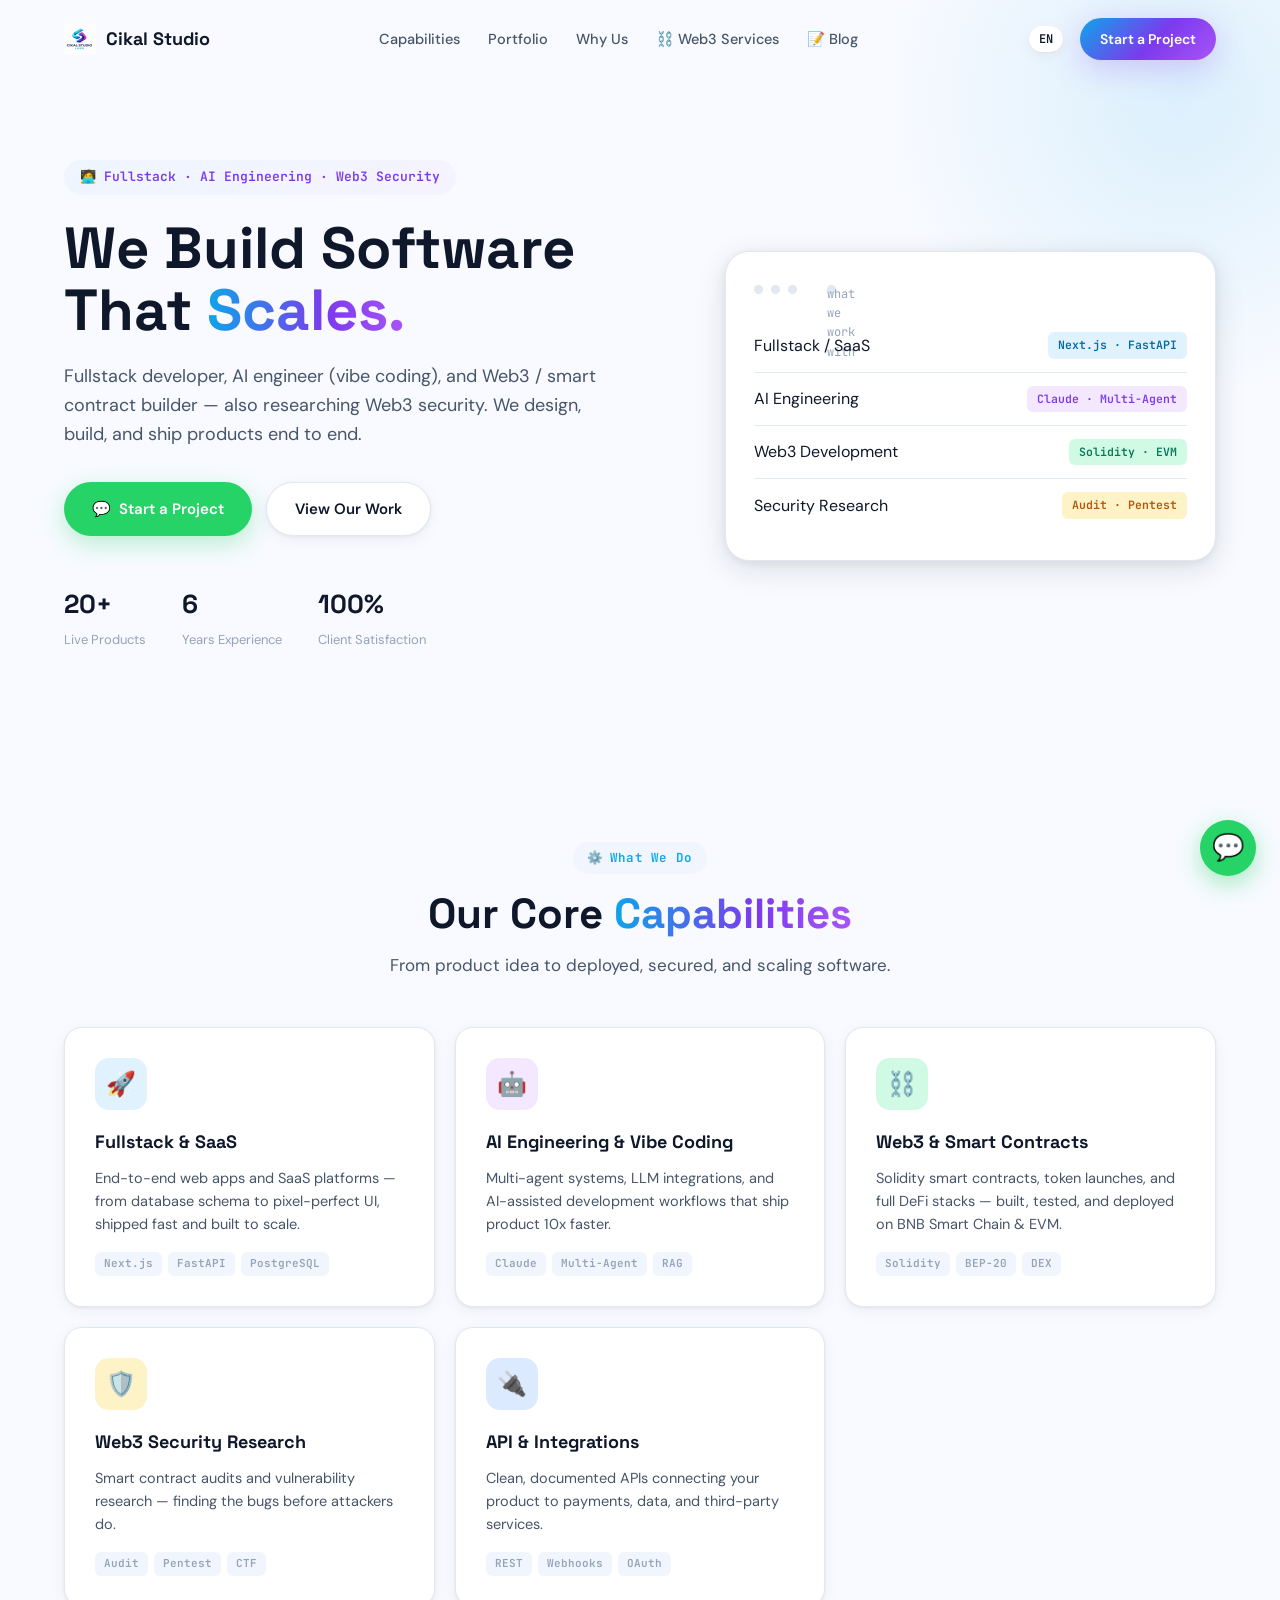
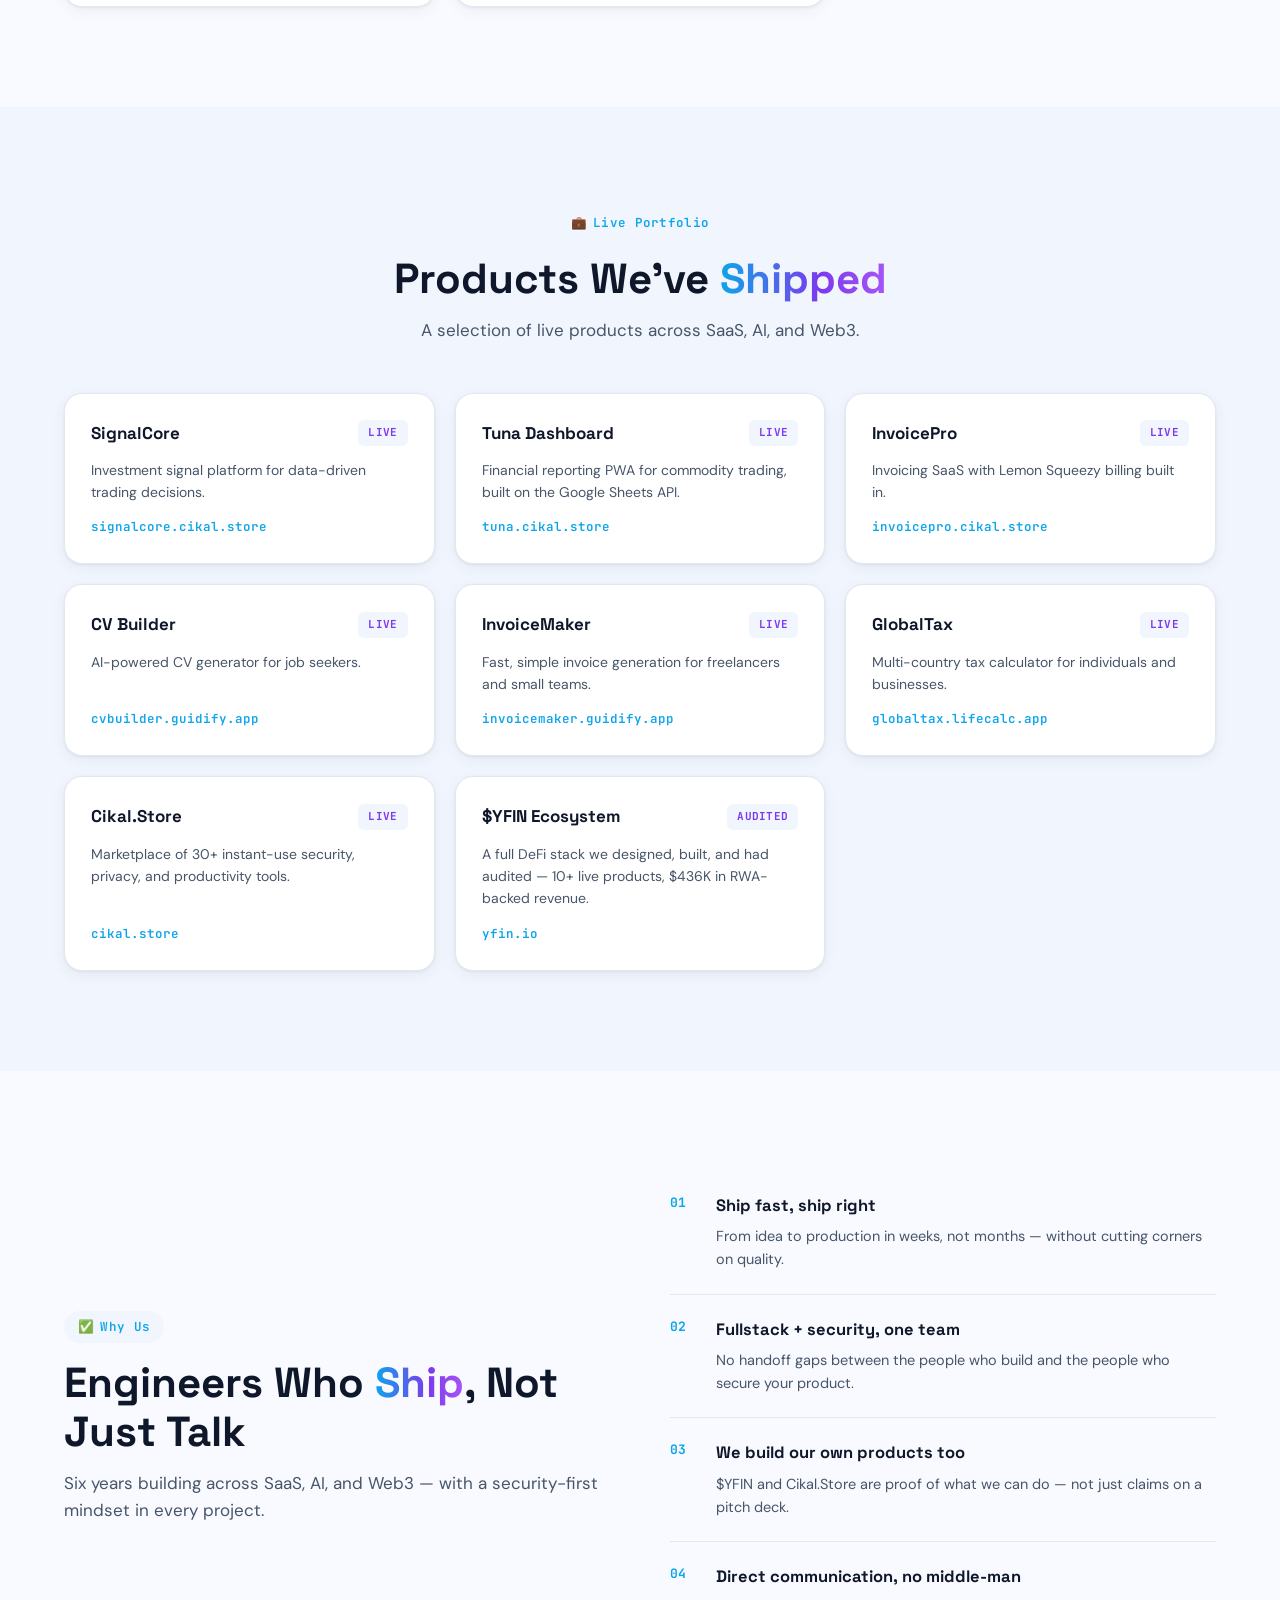
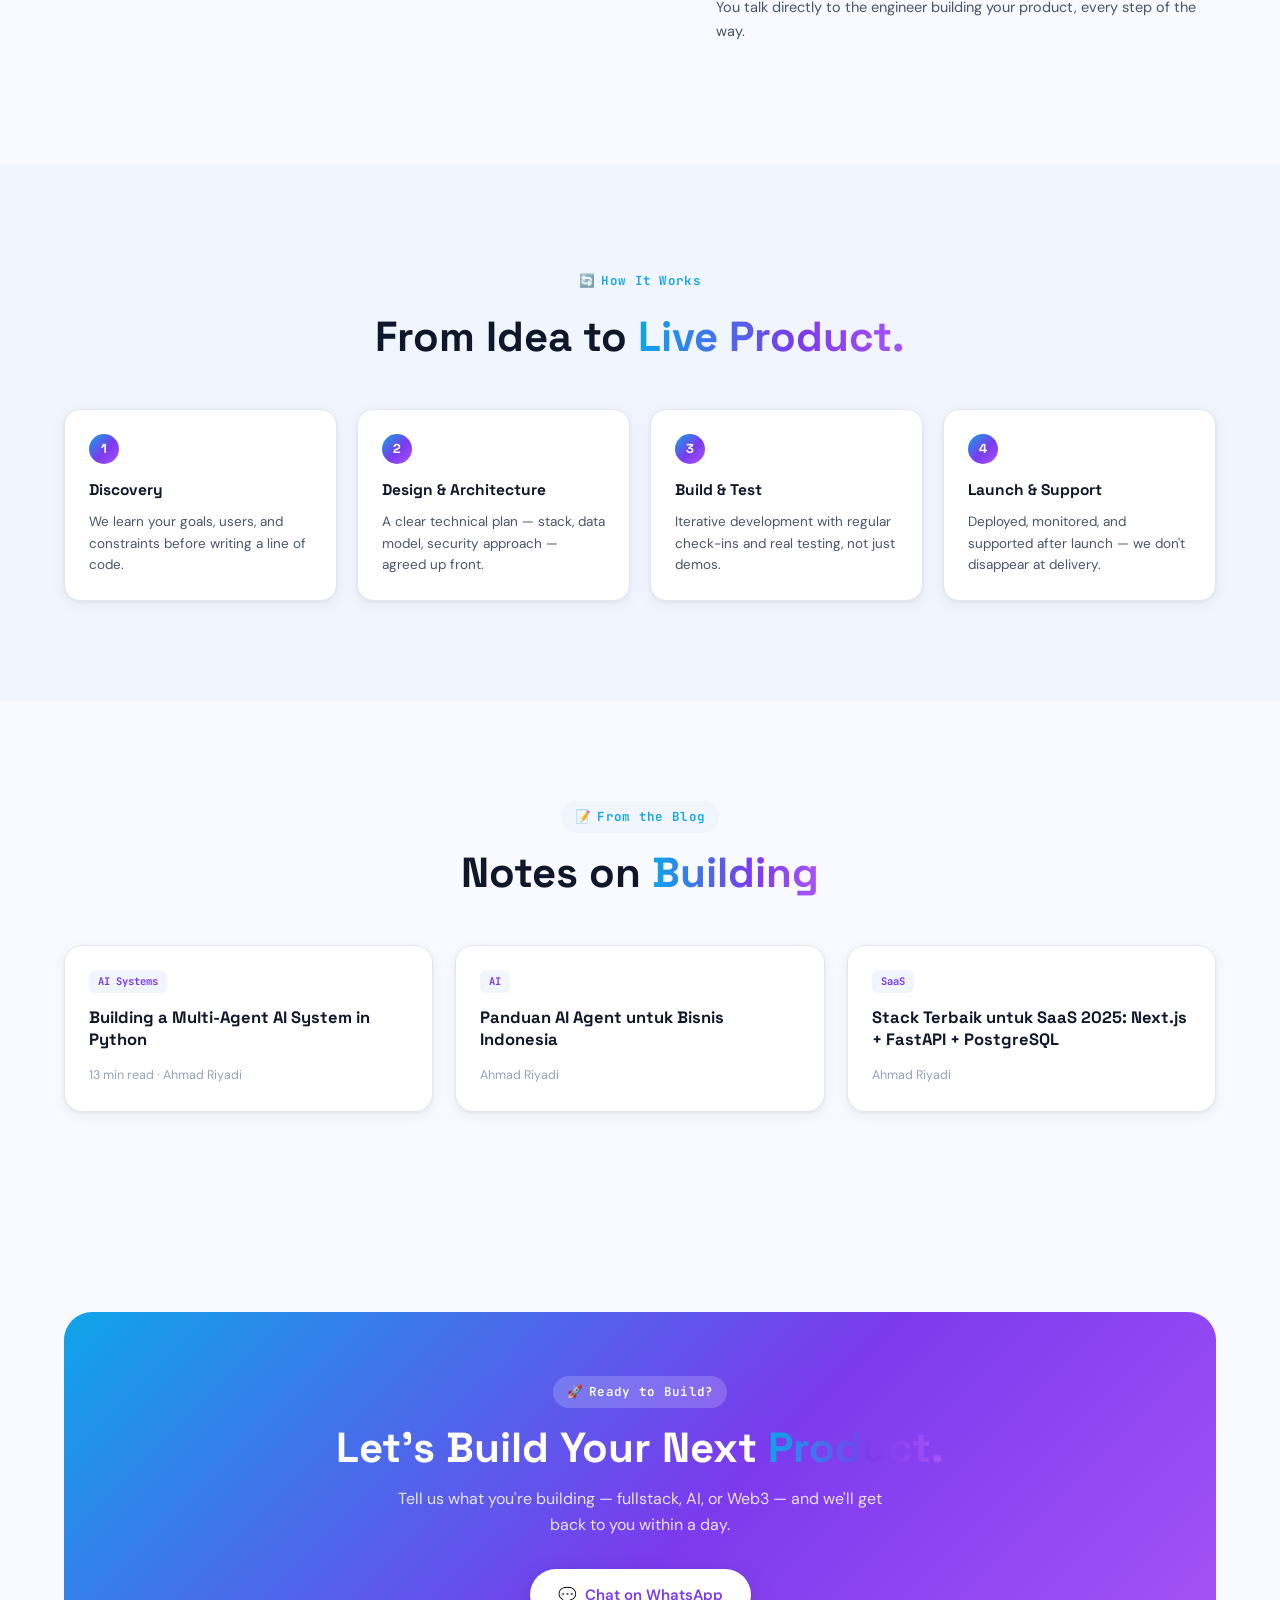
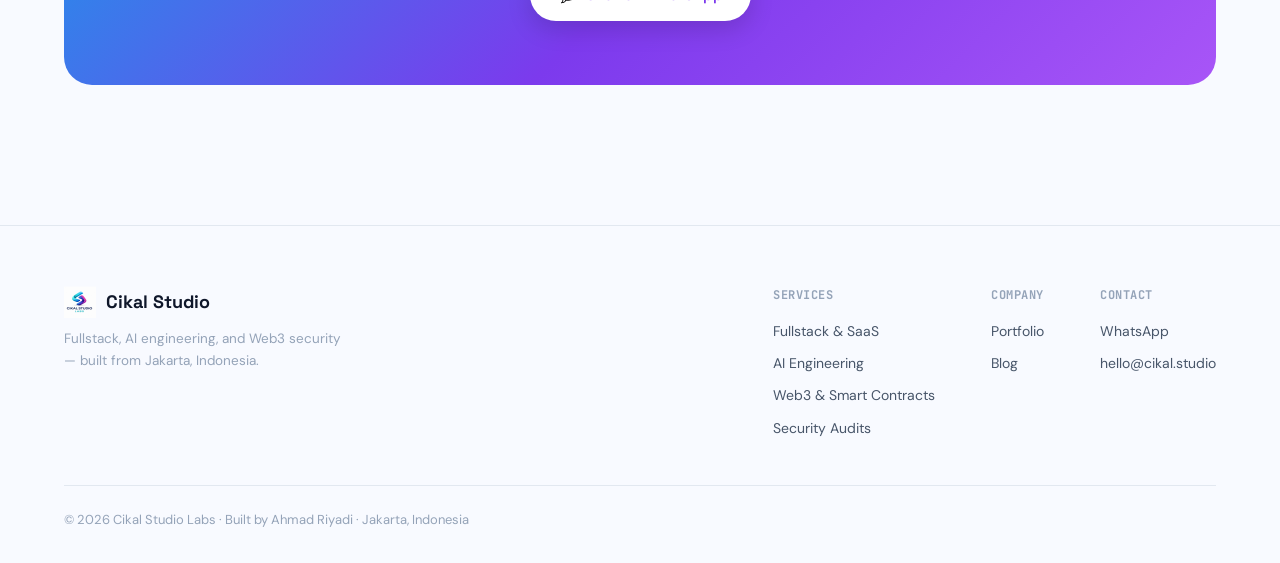
<file: index.html>
<!DOCTYPE html>
<html lang="en">
<head>
<meta charset="UTF-8">
<meta name="google-site-verification" content="-POpHPgUeZeCtRURK8JKjmXbCRkWH8gEPpSOim4UIfg" />
<meta name="viewport" content="width=device-width, initial-scale=1.0">
<title>Cikal Studio Labs — Fullstack, AI Engineering &amp; Web3 Security</title>
<meta name="description" content="Cikal Studio Labs builds fullstack SaaS, AI-powered systems, and Web3 / smart contract products — and researches Web3 security. Based in Jakarta, Indonesia.">
<link rel="icon" href="images/logo.png">
<link rel="preconnect" href="https://fonts.googleapis.com">
<link rel="preconnect" href="https://fonts.gstatic.com" crossorigin>
<link href="https://fonts.googleapis.com/css2?family=Space+Grotesk:wght@500;600;700&family=DM+Sans:wght@400;500;600;700&family=JetBrains+Mono:wght@400;500;600&display=swap" rel="stylesheet">
<link rel="stylesheet" href="assets/styles.css">
</head>
<body class="lang-en">

<nav id="navbar">
  <div class="container nav-inner">
    <a href="/" class="nav-logo"><img src="images/logo.png" alt="Cikal Studio"> Cikal Studio</a>
    <div class="nav-links">
      <a href="#capabilities"><span data-lang="en">Capabilities</span><span data-lang="id">Layanan</span></a>
      <a href="#portfolio">Portfolio</a>
      <a href="#why"><span data-lang="en">Why Us</span><span data-lang="id">Mengapa Kami</span></a>
      <a href="token-launch.html">⛓️ <span data-lang="en">Web3 Services</span><span data-lang="id">Layanan Web3</span></a>
      <a href="blog/">📝 Blog</a>
    </div>
    <div style="display:flex;align-items:center;gap:14px">
      <div class="nav-lang">
        <button data-lang="en" class="active" onclick="setLang('en')">EN</button>
        <button data-lang="id" onclick="setLang('id')">ID</button>
      </div>
      <a href="https://wa.me/628118885567" class="nav-cta"><span data-lang="en">Start a Project</span><span data-lang="id">Mulai Proyek</span></a>
      <button class="nav-burger" onclick="toggleMenu()"><span></span><span></span><span></span></button>
    </div>
  </div>
</nav>
<div class="mobile-overlay" onclick="toggleMenu()"></div>
<div class="mobile-menu">
  <a href="#capabilities" onclick="toggleMenu()"><span data-lang="en">Capabilities</span><span data-lang="id">Layanan</span></a>
  <a href="#portfolio" onclick="toggleMenu()">Portfolio</a>
  <a href="#why" onclick="toggleMenu()"><span data-lang="en">Why Us</span><span data-lang="id">Mengapa Kami</span></a>
  <a href="token-launch.html" onclick="toggleMenu()">⛓️ <span data-lang="en">Web3 Services</span><span data-lang="id">Layanan Web3</span></a>
  <a href="blog/" onclick="toggleMenu()">📝 Blog</a>
  <a href="https://wa.me/628118885567" class="btn btn-primary" style="margin-top:8px"><span data-lang="en">Start a Project</span><span data-lang="id">Mulai Proyek</span></a>
</div>

<section class="hero" id="hero">
  <div class="container hero-grid">
    <div class="hero-left">
      <div class="hero-eyebrow">🧑‍💻 <span data-lang="en">Fullstack · AI Engineering · Web3 Security</span><span data-lang="id">Fullstack · AI Engineering · Keamanan Web3</span></div>
      <h1>
        <span data-lang="en">We Build Software That <em>Scales.</em></span>
        <span data-lang="id">Kami Bangun Software Yang <em>Tumbuh.</em></span>
      </h1>
      <p class="hero-sub">
        <span data-lang="en">Fullstack developer, AI engineer (vibe coding), and Web3 / smart contract builder — also researching Web3 security. We design, build, and ship products end to end.</span>
        <span data-lang="id">Fullstack developer, AI engineer (vibe coding), dan Web3 / smart contract builder — juga meneliti keamanan Web3. Kami merancang, membangun, dan merilis produk secara end-to-end.</span>
      </p>
      <div class="hero-ctas">
        <a href="https://wa.me/628118885567" class="btn btn-wa">💬 <span data-lang="en">Start a Project</span><span data-lang="id">Mulai Proyek</span></a>
        <a href="#portfolio" class="btn btn-secondary"><span data-lang="en">View Our Work</span><span data-lang="id">Lihat Portofolio</span></a>
      </div>
      <div class="hero-stats">
        <div class="hero-stat"><b>20+</b><span data-lang="en">Live Products</span><span data-lang="id">Produk Live</span></div>
        <div class="hero-stat"><b>6</b><span data-lang="en">Years Experience</span><span data-lang="id">Tahun Pengalaman</span></div>
        <div class="hero-stat"><b>100%</b><span data-lang="en">Client Satisfaction</span><span data-lang="id">Kepuasan Klien</span></div>
      </div>
    </div>
    <div class="hero-right">
      <div class="hero-visual reveal">
        <div class="hero-visual-head"><span></span><span></span><span></span>&nbsp;&nbsp;<span data-lang="en">what we work with</span><span data-lang="id">yang kami kerjakan</span></div>
        <div class="stack-row"><span><span data-lang="en">Fullstack / SaaS</span><span data-lang="id">Fullstack / SaaS</span></span><span class="tag tag-fullstack">Next.js · FastAPI</span></div>
        <div class="stack-row"><span><span data-lang="en">AI Engineering</span><span data-lang="id">AI Engineering</span></span><span class="tag tag-ai">Claude · Multi-Agent</span></div>
        <div class="stack-row"><span><span data-lang="en">Web3 Development</span><span data-lang="id">Pengembangan Web3</span></span><span class="tag tag-web3">Solidity · EVM</span></div>
        <div class="stack-row"><span><span data-lang="en">Security Research</span><span data-lang="id">Riset Keamanan</span></span><span class="tag tag-security">Audit · Pentest</span></div>
      </div>
    </div>
  </div>
</section>

<section class="section" id="capabilities">
  <div class="container">
    <div class="section-header center reveal">
      <div class="section-tag">⚙️ <span data-lang="en">What We Do</span><span data-lang="id">Apa Yang Kami Kerjakan</span></div>
      <h2 class="section-h"><span data-lang="en">Our Core <em>Capabilities</em></span><span data-lang="id">Kapabilitas <em>Utama</em> Kami</span></h2>
      <p class="section-sub"><span data-lang="en">From product idea to deployed, secured, and scaling software.</span><span data-lang="id">Dari ide produk hingga software yang di-deploy, aman, dan siap scale.</span></p>
    </div>
    <div class="grid-3">
      <div class="card reveal">
        <div class="card-icon" style="background:#E0F2FE">🚀</div>
        <h3><span data-lang="en">Fullstack &amp; SaaS</span><span data-lang="id">Fullstack &amp; SaaS</span></h3>
        <p><span data-lang="en">End-to-end web apps and SaaS platforms — from database schema to pixel-perfect UI, shipped fast and built to scale.</span><span data-lang="id">Aplikasi web dan platform SaaS end-to-end — dari skema database hingga UI, dibangun cepat dan siap scale.</span></p>
        <div class="card-tags"><span>Next.js</span><span>FastAPI</span><span>PostgreSQL</span></div>
      </div>
      <div class="card reveal">
        <div class="card-icon" style="background:#F3E8FF">🤖</div>
        <h3><span data-lang="en">AI Engineering &amp; Vibe Coding</span><span data-lang="id">AI Engineering &amp; Vibe Coding</span></h3>
        <p><span data-lang="en">Multi-agent systems, LLM integrations, and AI-assisted development workflows that ship product 10x faster.</span><span data-lang="id">Sistem multi-agent, integrasi LLM, dan workflow development berbasis AI yang mempercepat rilis produk.</span></p>
        <div class="card-tags"><span>Claude</span><span>Multi-Agent</span><span>RAG</span></div>
      </div>
      <div class="card reveal">
        <div class="card-icon" style="background:#D1FAE5">⛓️</div>
        <h3><span data-lang="en">Web3 &amp; Smart Contracts</span><span data-lang="id">Web3 &amp; Smart Contract</span></h3>
        <p><span data-lang="en">Solidity smart contracts, token launches, and full DeFi stacks — built, tested, and deployed on BNB Smart Chain &amp; EVM.</span><span data-lang="id">Smart contract Solidity, peluncuran token, dan stack DeFi lengkap — dibangun dan di-deploy di BNB Smart Chain &amp; EVM.</span></p>
        <div class="card-tags"><span>Solidity</span><span>BEP-20</span><span>DEX</span></div>
      </div>
      <div class="card reveal">
        <div class="card-icon" style="background:#FEF3C7">🛡️</div>
        <h3><span data-lang="en">Web3 Security Research</span><span data-lang="id">Riset Keamanan Web3</span></h3>
        <p><span data-lang="en">Smart contract audits and vulnerability research — finding the bugs before attackers do.</span><span data-lang="id">Audit smart contract dan riset vulnerability — menemukan bug sebelum ditemukan attacker.</span></p>
        <div class="card-tags"><span>Audit</span><span>Pentest</span><span>CTF</span></div>
      </div>
      <div class="card reveal">
        <div class="card-icon" style="background:#DBEAFE">🔌</div>
        <h3><span data-lang="en">API &amp; Integrations</span><span data-lang="id">API &amp; Integrasi</span></h3>
        <p><span data-lang="en">Clean, documented APIs connecting your product to payments, data, and third-party services.</span><span data-lang="id">API yang rapi dan terdokumentasi, menghubungkan produk Anda dengan payment, data, dan layanan pihak ketiga.</span></p>
        <div class="card-tags"><span>REST</span><span>Webhooks</span><span>OAuth</span></div>
      </div>
    </div>
  </div>
</section>

<section class="section" id="portfolio" style="background:var(--card-2)">
  <div class="container">
    <div class="section-header center reveal">
      <div class="section-tag">💼 <span data-lang="en">Live Portfolio</span><span data-lang="id">Portofolio Live</span></div>
      <h2 class="section-h"><span data-lang="en">Products We've <em>Shipped</em></span><span data-lang="id">Produk Yang Sudah <em>Kami Rilis</em></span></h2>
      <p class="section-sub"><span data-lang="en">A selection of live products across SaaS, AI, and Web3.</span><span data-lang="id">Sebagian produk live kami di bidang SaaS, AI, dan Web3.</span></p>
    </div>
    <div class="grid-3">
      <div class="port-card reveal">
        <div class="port-head"><h3>SignalCore</h3><span class="badge badge-live">LIVE</span></div>
        <p><span data-lang="en">Investment signal platform for data-driven trading decisions.</span><span data-lang="id">Platform sinyal investasi untuk keputusan trading berbasis data.</span></p>
        <span class="port-url">signalcore.cikal.store</span>
      </div>
      <div class="port-card reveal">
        <div class="port-head"><h3>Tuna Dashboard</h3><span class="badge badge-live">LIVE</span></div>
        <p><span data-lang="en">Financial reporting PWA for commodity trading, built on the Google Sheets API.</span><span data-lang="id">PWA laporan keuangan untuk perdagangan komoditas, berbasis Google Sheets API.</span></p>
        <span class="port-url">tuna.cikal.store</span>
      </div>
      <div class="port-card reveal">
        <div class="port-head"><h3>InvoicePro</h3><span class="badge badge-live">LIVE</span></div>
        <p><span data-lang="en">Invoicing SaaS with Lemon Squeezy billing built in.</span><span data-lang="id">SaaS invoicing dengan billing Lemon Squeezy bawaan.</span></p>
        <span class="port-url">invoicepro.cikal.store</span>
      </div>
      <div class="port-card reveal">
        <div class="port-head"><h3>CV Builder</h3><span class="badge badge-live">LIVE</span></div>
        <p><span data-lang="en">AI-powered CV generator for job seekers.</span><span data-lang="id">Generator CV berbasis AI untuk para pencari kerja.</span></p>
        <span class="port-url">cvbuilder.guidify.app</span>
      </div>
      <div class="port-card reveal">
        <div class="port-head"><h3>InvoiceMaker</h3><span class="badge badge-live">LIVE</span></div>
        <p><span data-lang="en">Fast, simple invoice generation for freelancers and small teams.</span><span data-lang="id">Pembuatan invoice cepat dan sederhana untuk freelancer dan tim kecil.</span></p>
        <span class="port-url">invoicemaker.guidify.app</span>
      </div>
      <div class="port-card reveal">
        <div class="port-head"><h3>GlobalTax</h3><span class="badge badge-live">LIVE</span></div>
        <p><span data-lang="en">Multi-country tax calculator for individuals and businesses.</span><span data-lang="id">Kalkulator pajak multi-negara untuk individu dan bisnis.</span></p>
        <span class="port-url">globaltax.lifecalc.app</span>
      </div>
      <div class="port-card reveal">
        <div class="port-head"><h3>Cikal.Store</h3><span class="badge badge-live">LIVE</span></div>
        <p><span data-lang="en">Marketplace of 30+ instant-use security, privacy, and productivity tools.</span><span data-lang="id">Marketplace 30+ tool keamanan, privasi, dan produktivitas yang bisa dipakai instan.</span></p>
        <span class="port-url">cikal.store</span>
      </div>
      <div class="port-card reveal">
        <div class="port-head"><h3>$YFIN Ecosystem</h3><span class="badge badge-new">AUDITED</span></div>
        <p><span data-lang="en">A full DeFi stack we designed, built, and had audited — 10+ live products, $436K in RWA-backed revenue.</span><span data-lang="id">Stack DeFi lengkap yang kami rancang, bangun, dan audit — 10+ produk live, revenue RWA $436K.</span></p>
        <span class="port-url">yfin.io</span>
      </div>
    </div>
  </div>
</section>

<section class="section" id="why">
  <div class="container">
    <div class="grid-2" style="align-items:center;gap:60px">
      <div class="reveal">
        <div class="section-tag">✅ <span data-lang="en">Why Us</span><span data-lang="id">Mengapa Kami</span></div>
        <h2 class="section-h"><span data-lang="en">Engineers Who <em>Ship</em>, Not Just Talk</span><span data-lang="id">Engineer Yang <em>Merilis</em>, Bukan Cuma Bicara</span></h2>
        <p class="section-sub"><span data-lang="en">Six years building across SaaS, AI, and Web3 — with a security-first mindset in every project.</span><span data-lang="id">Enam tahun membangun di SaaS, AI, dan Web3 — dengan mindset security-first di setiap proyek.</span></p>
      </div>
      <div class="reveal">
        <div class="why-row">
          <span class="why-num">01</span>
          <div><h4><span data-lang="en">Ship fast, ship right</span><span data-lang="id">Rilis cepat, rilis benar</span></h4>
          <p><span data-lang="en">From idea to production in weeks, not months — without cutting corners on quality.</span><span data-lang="id">Dari ide ke produksi dalam minggu, bukan bulan — tanpa mengorbankan kualitas.</span></p></div>
        </div>
        <div class="why-row">
          <span class="why-num">02</span>
          <div><h4><span data-lang="en">Fullstack + security, one team</span><span data-lang="id">Fullstack + security, satu tim</span></h4>
          <p><span data-lang="en">No handoff gaps between the people who build and the people who secure your product.</span><span data-lang="id">Tidak ada gap antara tim yang membangun dan tim yang mengamankan produk Anda.</span></p></div>
        </div>
        <div class="why-row">
          <span class="why-num">03</span>
          <div><h4><span data-lang="en">We build our own products too</span><span data-lang="id">Kami juga membangun produk sendiri</span></h4>
          <p><span data-lang="en">$YFIN and Cikal.Store are proof of what we can do — not just claims on a pitch deck.</span><span data-lang="id">$YFIN dan Cikal.Store adalah bukti nyata — bukan sekadar klaim di pitch deck.</span></p></div>
        </div>
        <div class="why-row">
          <span class="why-num">04</span>
          <div><h4><span data-lang="en">Direct communication, no middle-man</span><span data-lang="id">Komunikasi langsung, tanpa perantara</span></h4>
          <p><span data-lang="en">You talk directly to the engineer building your product, every step of the way.</span><span data-lang="id">Anda bicara langsung dengan engineer yang membangun produk Anda, di setiap tahap.</span></p></div>
        </div>
      </div>
    </div>
  </div>
</section>

<section class="section" style="background:var(--card-2)">
  <div class="container">
    <div class="section-header center reveal">
      <div class="section-tag">🔄 <span data-lang="en">How It Works</span><span data-lang="id">Cara Kerja</span></div>
      <h2 class="section-h"><span data-lang="en">From Idea to <em>Live Product.</em></span><span data-lang="id">Dari Ide Ke <em>Produk Live.</em></span></h2>
    </div>
    <div class="proc-grid">
      <div class="proc-card reveal"><div class="proc-step">1</div><h4><span data-lang="en">Discovery</span><span data-lang="id">Discovery</span></h4><p><span data-lang="en">We learn your goals, users, and constraints before writing a line of code.</span><span data-lang="id">Kami memahami tujuan, pengguna, dan batasan Anda sebelum menulis kode.</span></p></div>
      <div class="proc-card reveal"><div class="proc-step">2</div><h4><span data-lang="en">Design &amp; Architecture</span><span data-lang="id">Desain &amp; Arsitektur</span></h4><p><span data-lang="en">A clear technical plan — stack, data model, security approach — agreed up front.</span><span data-lang="id">Rencana teknis yang jelas — stack, data model, pendekatan security — disepakati di awal.</span></p></div>
      <div class="proc-card reveal"><div class="proc-step">3</div><h4><span data-lang="en">Build &amp; Test</span><span data-lang="id">Build &amp; Test</span></h4><p><span data-lang="en">Iterative development with regular check-ins and real testing, not just demos.</span><span data-lang="id">Development iteratif dengan check-in rutin dan testing nyata, bukan sekadar demo.</span></p></div>
      <div class="proc-card reveal"><div class="proc-step">4</div><h4><span data-lang="en">Launch &amp; Support</span><span data-lang="id">Launch &amp; Support</span></h4><p><span data-lang="en">Deployed, monitored, and supported after launch — we don't disappear at delivery.</span><span data-lang="id">Di-deploy, dimonitor, dan didukung setelah launch — kami tidak menghilang setelah delivery.</span></p></div>
    </div>
  </div>
</section>

<section class="section" id="blog-preview">
  <div class="container">
    <div class="section-header center reveal">
      <div class="section-tag">📝 <span data-lang="en">From the Blog</span><span data-lang="id">Dari Blog</span></div>
      <h2 class="section-h"><span data-lang="en">Notes on <em>Building</em></span><span data-lang="id">Catatan Seputar <em>Development</em></span></h2>
    </div>
    <div class="blog-grid">
      <a href="blog/en/multi-agent-ai-system-python.html" class="blog-card reveal">
        <div class="tags"><span>AI Systems</span></div>
        <h3>Building a Multi-Agent AI System in Python</h3>
        <span class="meta">13 min read · Ahmad Riyadi</span>
      </a>
      <a href="blog/id/panduan-ai-agent-bisnis-indonesia.html" class="blog-card reveal">
        <div class="tags"><span>AI</span></div>
        <h3>Panduan AI Agent untuk Bisnis Indonesia</h3>
        <span class="meta">Ahmad Riyadi</span>
      </a>
      <a href="blog/id/nextjs-fastapi-saas-stack-indonesia.html" class="blog-card reveal">
        <div class="tags"><span>SaaS</span></div>
        <h3>Stack Terbaik untuk SaaS 2025: Next.js + FastAPI + PostgreSQL</h3>
        <span class="meta">Ahmad Riyadi</span>
      </a>
    </div>
  </div>
</section>

<section class="section">
  <div class="container">
    <div class="cta-section reveal">
      <div class="section-tag">🚀 <span data-lang="en">Ready to Build?</span><span data-lang="id">Siap Membangun?</span></div>
      <h2 class="section-h"><span data-lang="en">Let's Build Your Next <em>Product.</em></span><span data-lang="id">Mari Bangun <em>Produk</em> Anda Selanjutnya.</span></h2>
      <p><span data-lang="en">Tell us what you're building — fullstack, AI, or Web3 — and we'll get back to you within a day.</span><span data-lang="id">Ceritakan apa yang ingin Anda bangun — fullstack, AI, atau Web3 — kami akan merespons dalam 1 hari.</span></p>
      <a href="https://wa.me/628118885567" class="btn btn-primary">💬 <span data-lang="en">Chat on WhatsApp</span><span data-lang="id">Chat via WhatsApp</span></a>
    </div>
  </div>
</section>

<footer>
  <div class="container">
    <div class="footer-grid">
      <div class="footer-brand">
        <a href="/" class="nav-logo"><img src="images/logo.png" alt="Cikal Studio"> Cikal Studio</a>
        <p><span data-lang="en">Fullstack, AI engineering, and Web3 security — built from Jakarta, Indonesia.</span><span data-lang="id">Fullstack, AI engineering, dan keamanan Web3 — dibangun dari Jakarta, Indonesia.</span></p>
      </div>
      <div class="footer-cols">
        <div class="footer-col">
          <h5><span data-lang="en">Services</span><span data-lang="id">Layanan</span></h5>
          <a href="#capabilities"><span data-lang="en">Fullstack &amp; SaaS</span><span data-lang="id">Fullstack &amp; SaaS</span></a>
          <a href="#capabilities"><span data-lang="en">AI Engineering</span><span data-lang="id">AI Engineering</span></a>
          <a href="token-launch.html"><span data-lang="en">Web3 &amp; Smart Contracts</span><span data-lang="id">Web3 &amp; Smart Contract</span></a>
          <a href="token-launch.html"><span data-lang="en">Security Audits</span><span data-lang="id">Audit Keamanan</span></a>
        </div>
        <div class="footer-col">
          <h5><span data-lang="en">Company</span><span data-lang="id">Perusahaan</span></h5>
          <a href="#portfolio">Portfolio</a>
          <a href="blog/">Blog</a>
        </div>
        <div class="footer-col">
          <h5><span data-lang="en">Contact</span><span data-lang="id">Kontak</span></h5>
          <a href="https://wa.me/628118885567">WhatsApp</a>
          <a href="mailto:hello@cikal.studio">hello@cikal.studio</a>
        </div>
      </div>
    </div>
    <div class="footer-bottom">
      <span>© 2026 Cikal Studio Labs · Built by Ahmad Riyadi · Jakarta, Indonesia</span>
    </div>
  </div>
</footer>

<a href="https://wa.me/628118885567" class="wa-float">💬</a>

<script src="assets/script.js"></script>
</body>
</html>
</file>
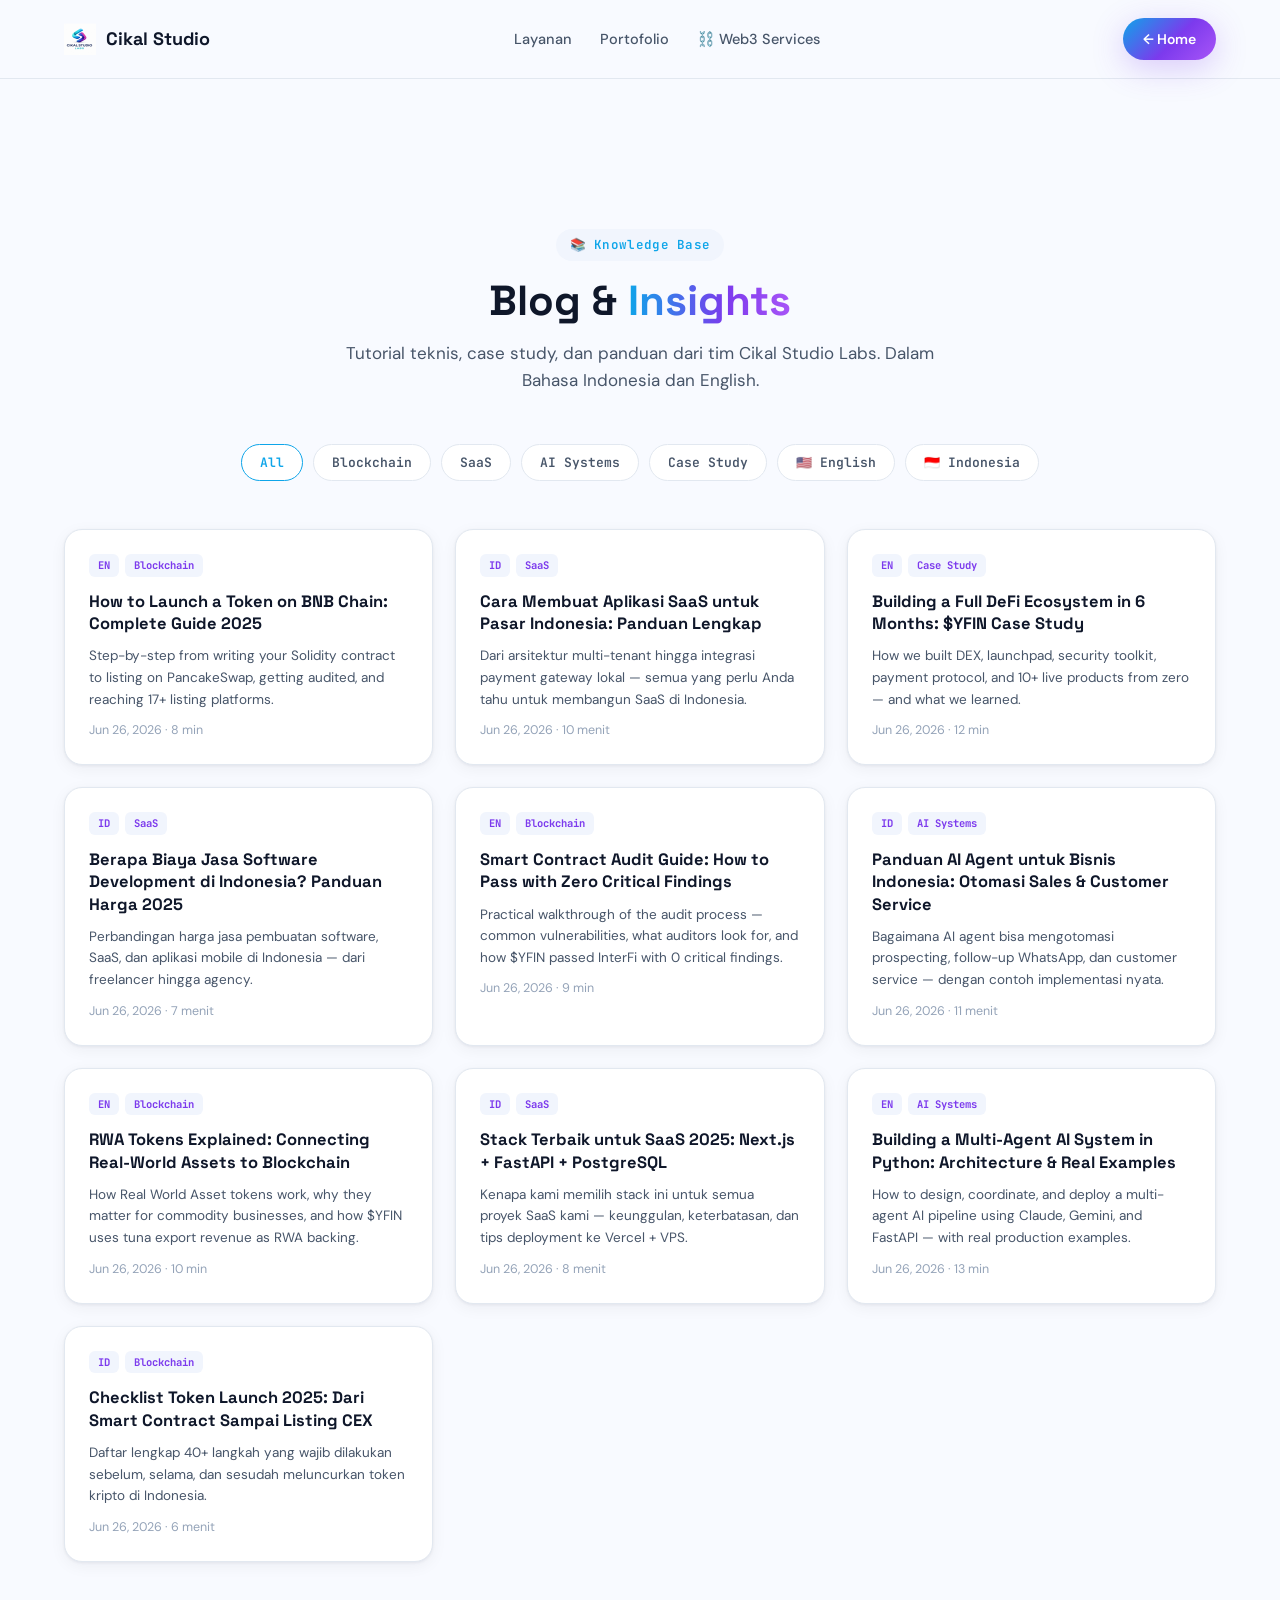
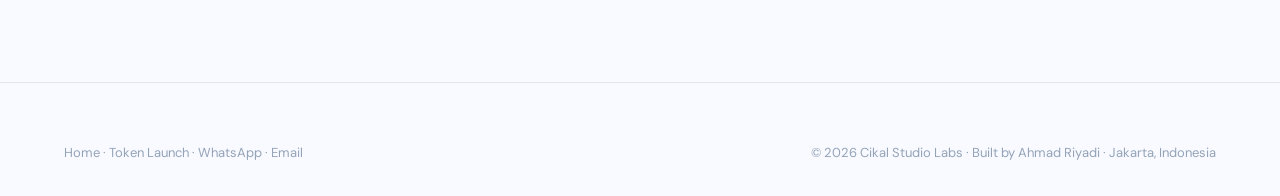
<file: blog/index.html>
<!DOCTYPE html>
<html lang="id">
<head>
  <meta charset="UTF-8" />
  <meta name="viewport" content="width=device-width, initial-scale=1.0" />
  <title>Blog — Cikal Studio Labs | Tutorial Software, Blockchain &amp; AI Indonesia</title>
  <meta name="description" content="Artikel teknis, tutorial, dan case study tentang software development, blockchain, token launch, SaaS, dan AI systems dari Cikal Studio Labs Jakarta." />
  <link rel="canonical" href="https://www.cikal.studio/blog/" />
  <meta name="robots" content="index, follow" />
  <meta property="og:title" content="Blog Cikal Studio Labs — Tutorial Software, Blockchain & AI" />
  <meta property="og:description" content="Artikel teknis dan case study dari software agency Jakarta." />
  <meta property="og:url" content="https://www.cikal.studio/blog/" />
  <meta property="og:type" content="website" />
  <script type="application/ld+json">
  {"@context":"https://schema.org","@type":"Blog","name":"Cikal Studio Labs Blog","url":"https://www.cikal.studio/blog/","publisher":{"@type":"Organization","name":"Cikal Studio Labs","url":"https://www.cikal.studio/"},"description":"Tutorial software development, blockchain, AI systems, dan case study dari Jakarta."}
  </script>
  <link rel="icon" href="../images/logo.png">
  <link rel="preconnect" href="https://fonts.googleapis.com" />
  <link rel="preconnect" href="https://fonts.gstatic.com" crossorigin>
  <link href="https://fonts.googleapis.com/css2?family=Space+Grotesk:wght@500;600;700&family=DM+Sans:wght@400;500;600;700&family=JetBrains+Mono:wght@400;500;600&display=swap" rel="stylesheet" />
  <link rel="stylesheet" href="../assets/styles.css">
  <style>
    #navbar{position:static;background:transparent;padding:18px 0;border-bottom:1px solid var(--border)}
    .article-card{position:relative}
    .article-card .meta{display:block;margin-top:10px}
  </style>
</head>
<body>

<nav id="navbar">
  <div class="container nav-inner">
    <a href="../index.html" class="nav-logo"><img src="../images/logo.png" alt="Cikal Studio"> Cikal Studio</a>
    <div class="nav-links">
      <a href="../index.html#capabilities">Layanan</a>
      <a href="../index.html#portfolio">Portofolio</a>
      <a href="../token-launch.html">⛓️ Web3 Services</a>
    </div>
    <a href="../index.html" class="nav-cta">← Home</a>
  </div>
</nav>

<div class="blog-hero">
  <div class="section-tag" style="margin-left:auto;margin-right:auto">📚 Knowledge Base</div>
  <h1 class="section-h">Blog &amp; <em>Insights</em></h1>
  <p class="section-sub" style="margin-left:auto;margin-right:auto">Tutorial teknis, case study, dan panduan dari tim Cikal Studio Labs. Dalam Bahasa Indonesia dan English.</p>
</div>

<div class="container">
  <div class="filters">
    <button data-tag="all" class="active" onclick="filterArticles('all')">All</button>
    <button data-tag="blockchain" onclick="filterArticles('blockchain')">Blockchain</button>
    <button data-tag="saas" onclick="filterArticles('saas')">SaaS</button>
    <button data-tag="ai" onclick="filterArticles('ai')">AI Systems</button>
    <button data-tag="casestudy" onclick="filterArticles('casestudy')">Case Study</button>
    <button data-tag="en" onclick="filterArticles('en')">🇺🇸 English</button>
    <button data-tag="id" onclick="filterArticles('id')">🇮🇩 Indonesia</button>
  </div>

  <div class="blog-grid" id="articles-grid" style="padding-bottom:80px">

    <a href="en/how-to-launch-token-bnb-chain.html" class="article-card blog-card" data-tags="blockchain en">
      <div class="tags"><span>EN</span><span>Blockchain</span></div>
      <h3>How to Launch a Token on BNB Chain: Complete Guide 2025</h3>
      <p style="font-size:13.5px;color:var(--text-2);margin:10px 0 0">Step-by-step from writing your Solidity contract to listing on PancakeSwap, getting audited, and reaching 17+ listing platforms.</p>
      <span class="meta">Jun 26, 2026 · 8 min</span>
    </a>

    <a href="id/cara-membuat-saas-indonesia.html" class="article-card blog-card" data-tags="saas id">
      <div class="tags"><span>ID</span><span>SaaS</span></div>
      <h3>Cara Membuat Aplikasi SaaS untuk Pasar Indonesia: Panduan Lengkap</h3>
      <p style="font-size:13.5px;color:var(--text-2);margin:10px 0 0">Dari arsitektur multi-tenant hingga integrasi payment gateway lokal — semua yang perlu Anda tahu untuk membangun SaaS di Indonesia.</p>
      <span class="meta">Jun 26, 2026 · 10 menit</span>
    </a>

    <a href="en/yfin-ecosystem-case-study.html" class="article-card blog-card" data-tags="casestudy blockchain en">
      <div class="tags"><span>EN</span><span>Case Study</span></div>
      <h3>Building a Full DeFi Ecosystem in 6 Months: $YFIN Case Study</h3>
      <p style="font-size:13.5px;color:var(--text-2);margin:10px 0 0">How we built DEX, launchpad, security toolkit, payment protocol, and 10+ live products from zero — and what we learned.</p>
      <span class="meta">Jun 26, 2026 · 12 min</span>
    </a>

    <a href="id/biaya-jasa-software-development-indonesia.html" class="article-card blog-card" data-tags="saas id">
      <div class="tags"><span>ID</span><span>SaaS</span></div>
      <h3>Berapa Biaya Jasa Software Development di Indonesia? Panduan Harga 2025</h3>
      <p style="font-size:13.5px;color:var(--text-2);margin:10px 0 0">Perbandingan harga jasa pembuatan software, SaaS, dan aplikasi mobile di Indonesia — dari freelancer hingga agency.</p>
      <span class="meta">Jun 26, 2026 · 7 menit</span>
    </a>

    <a href="en/solidity-smart-contract-audit-guide.html" class="article-card blog-card" data-tags="blockchain en">
      <div class="tags"><span>EN</span><span>Blockchain</span></div>
      <h3>Smart Contract Audit Guide: How to Pass with Zero Critical Findings</h3>
      <p style="font-size:13.5px;color:var(--text-2);margin:10px 0 0">Practical walkthrough of the audit process — common vulnerabilities, what auditors look for, and how $YFIN passed InterFi with 0 critical findings.</p>
      <span class="meta">Jun 26, 2026 · 9 min</span>
    </a>

    <a href="id/panduan-ai-agent-bisnis-indonesia.html" class="article-card blog-card" data-tags="ai id">
      <div class="tags"><span>ID</span><span>AI Systems</span></div>
      <h3>Panduan AI Agent untuk Bisnis Indonesia: Otomasi Sales &amp; Customer Service</h3>
      <p style="font-size:13.5px;color:var(--text-2);margin:10px 0 0">Bagaimana AI agent bisa mengotomasi prospecting, follow-up WhatsApp, dan customer service — dengan contoh implementasi nyata.</p>
      <span class="meta">Jun 26, 2026 · 11 menit</span>
    </a>

    <a href="en/rwa-token-real-world-assets-blockchain.html" class="article-card blog-card" data-tags="blockchain en">
      <div class="tags"><span>EN</span><span>Blockchain</span></div>
      <h3>RWA Tokens Explained: Connecting Real-World Assets to Blockchain</h3>
      <p style="font-size:13.5px;color:var(--text-2);margin:10px 0 0">How Real World Asset tokens work, why they matter for commodity businesses, and how $YFIN uses tuna export revenue as RWA backing.</p>
      <span class="meta">Jun 26, 2026 · 10 min</span>
    </a>

    <a href="id/nextjs-fastapi-saas-stack-indonesia.html" class="article-card blog-card" data-tags="saas ai id">
      <div class="tags"><span>ID</span><span>SaaS</span></div>
      <h3>Stack Terbaik untuk SaaS 2025: Next.js + FastAPI + PostgreSQL</h3>
      <p style="font-size:13.5px;color:var(--text-2);margin:10px 0 0">Kenapa kami memilih stack ini untuk semua proyek SaaS kami — keunggulan, keterbatasan, dan tips deployment ke Vercel + VPS.</p>
      <span class="meta">Jun 26, 2026 · 8 menit</span>
    </a>

    <a href="en/multi-agent-ai-system-python.html" class="article-card blog-card" data-tags="ai en">
      <div class="tags"><span>EN</span><span>AI Systems</span></div>
      <h3>Building a Multi-Agent AI System in Python: Architecture &amp; Real Examples</h3>
      <p style="font-size:13.5px;color:var(--text-2);margin:10px 0 0">How to design, coordinate, and deploy a multi-agent AI pipeline using Claude, Gemini, and FastAPI — with real production examples.</p>
      <span class="meta">Jun 26, 2026 · 13 min</span>
    </a>

    <a href="id/token-launch-checklist-indonesia.html" class="article-card blog-card" data-tags="blockchain id">
      <div class="tags"><span>ID</span><span>Blockchain</span></div>
      <h3>Checklist Token Launch 2025: Dari Smart Contract Sampai Listing CEX</h3>
      <p style="font-size:13.5px;color:var(--text-2);margin:10px 0 0">Daftar lengkap 40+ langkah yang wajib dilakukan sebelum, selama, dan sesudah meluncurkan token kripto di Indonesia.</p>
      <span class="meta">Jun 26, 2026 · 6 menit</span>
    </a>

  </div>
</div>

<footer>
  <div class="container footer-bottom" style="border-top:none;padding-top:0">
    <span><a href="../index.html">Home</a> · <a href="../token-launch.html">Token Launch</a> · <a href="https://wa.me/628118885567" target="_blank">WhatsApp</a> · <a href="mailto:hello@cikal.studio">Email</a></span>
    <span>© 2026 Cikal Studio Labs · Built by Ahmad Riyadi · Jakarta, Indonesia</span>
  </div>
</footer>

<script src="../assets/script.js"></script>
</body>
</html>
</file>
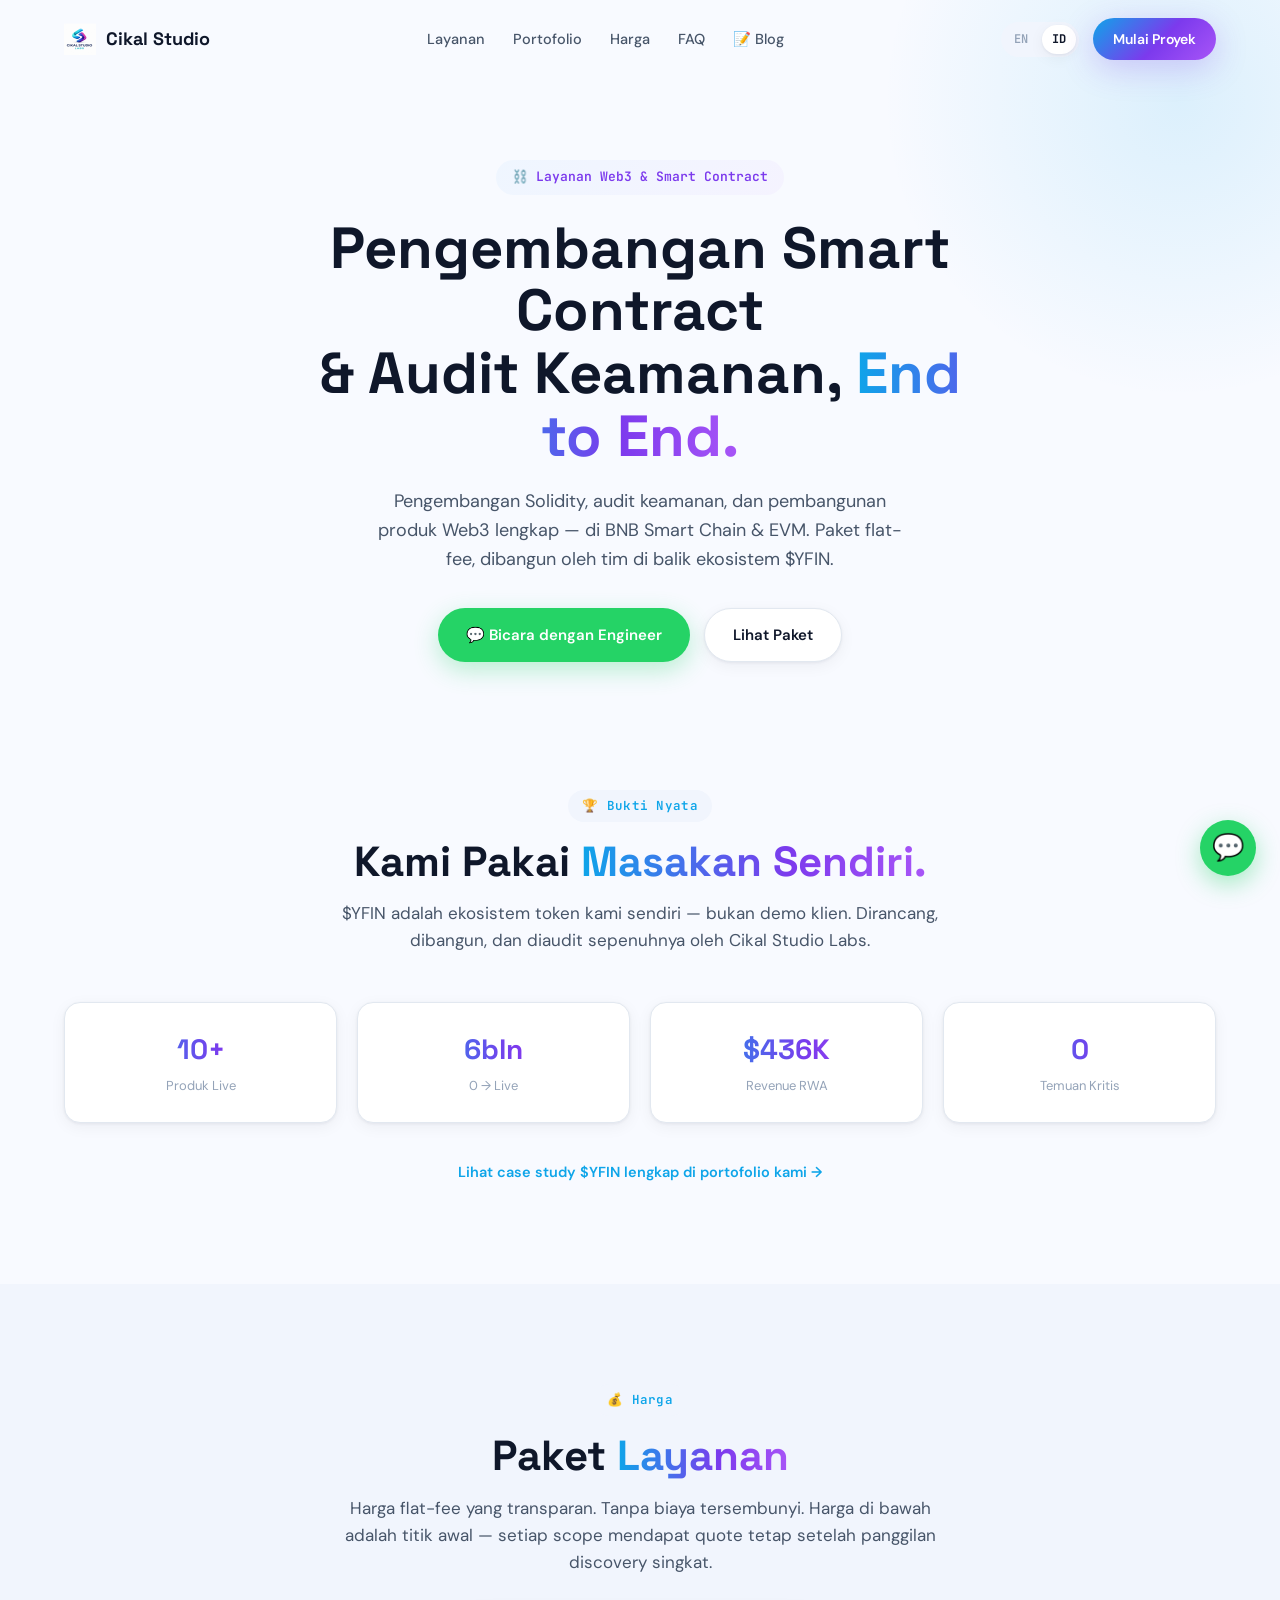
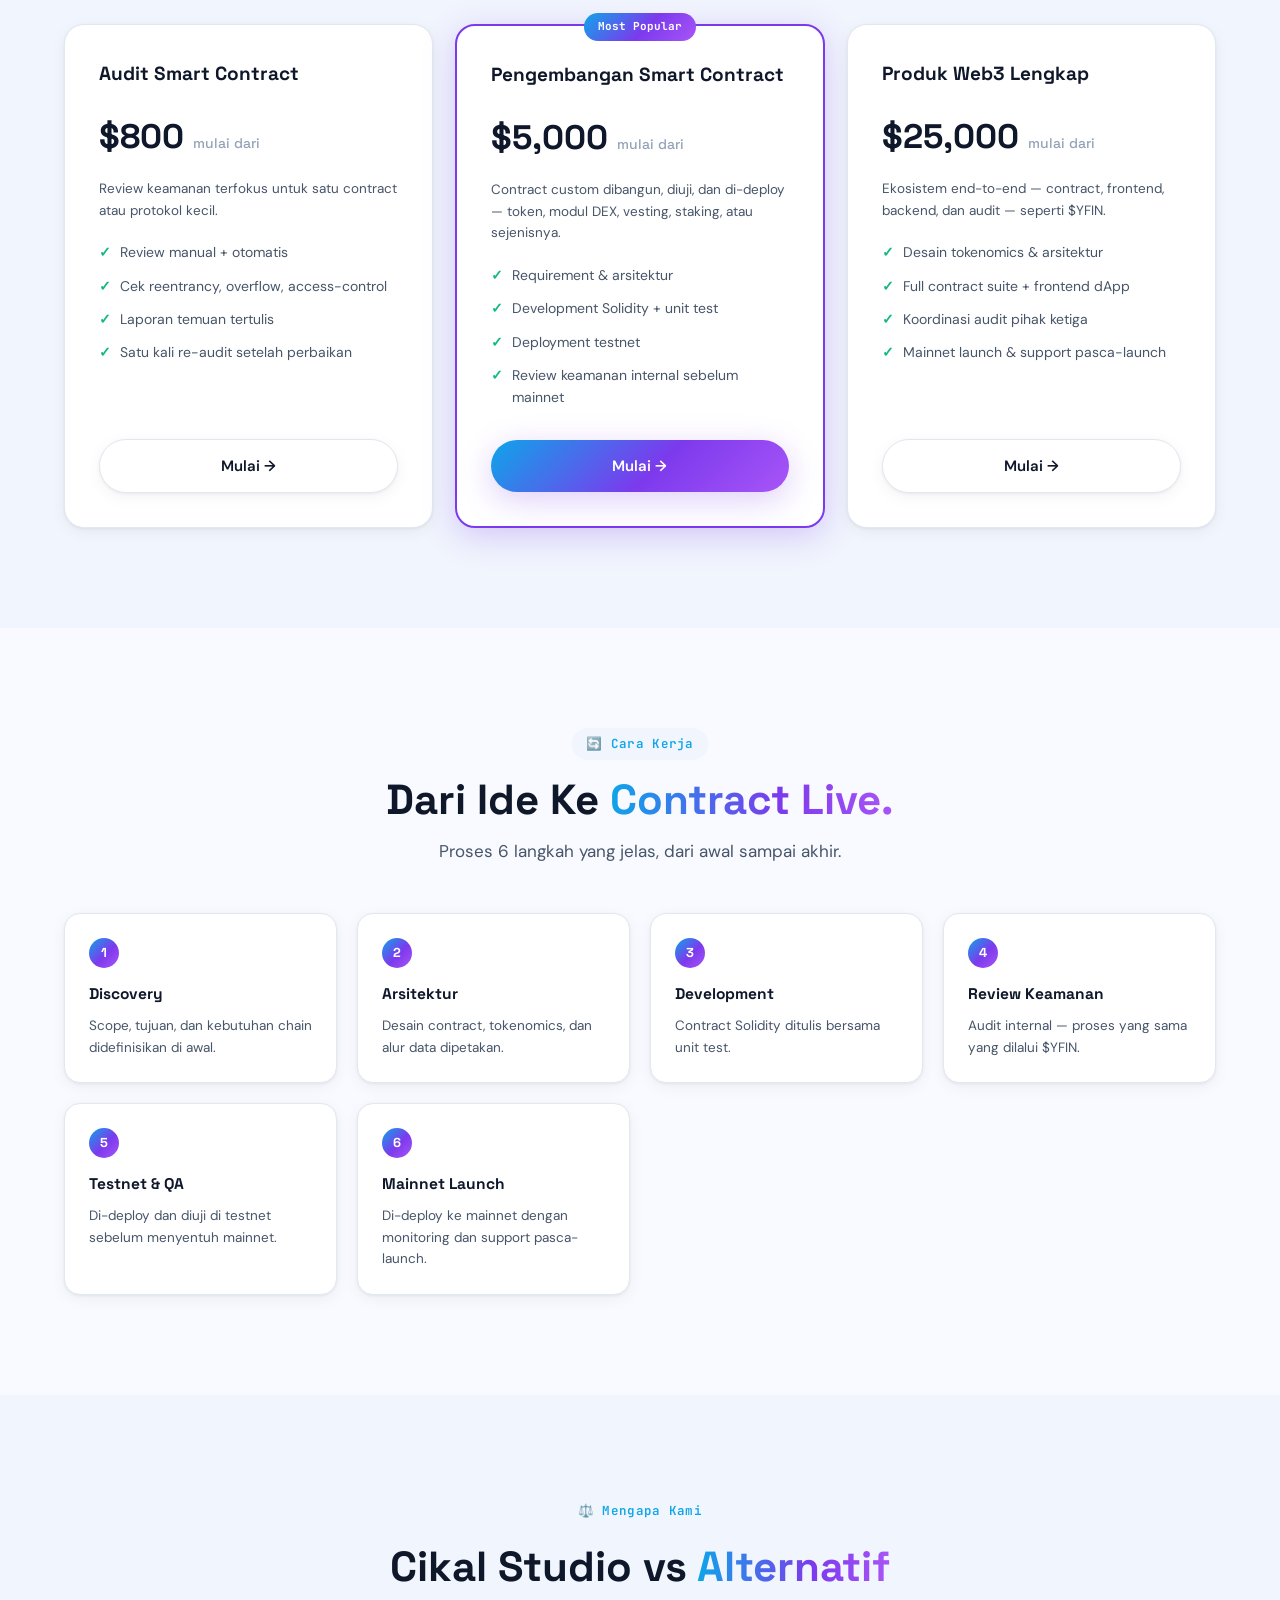
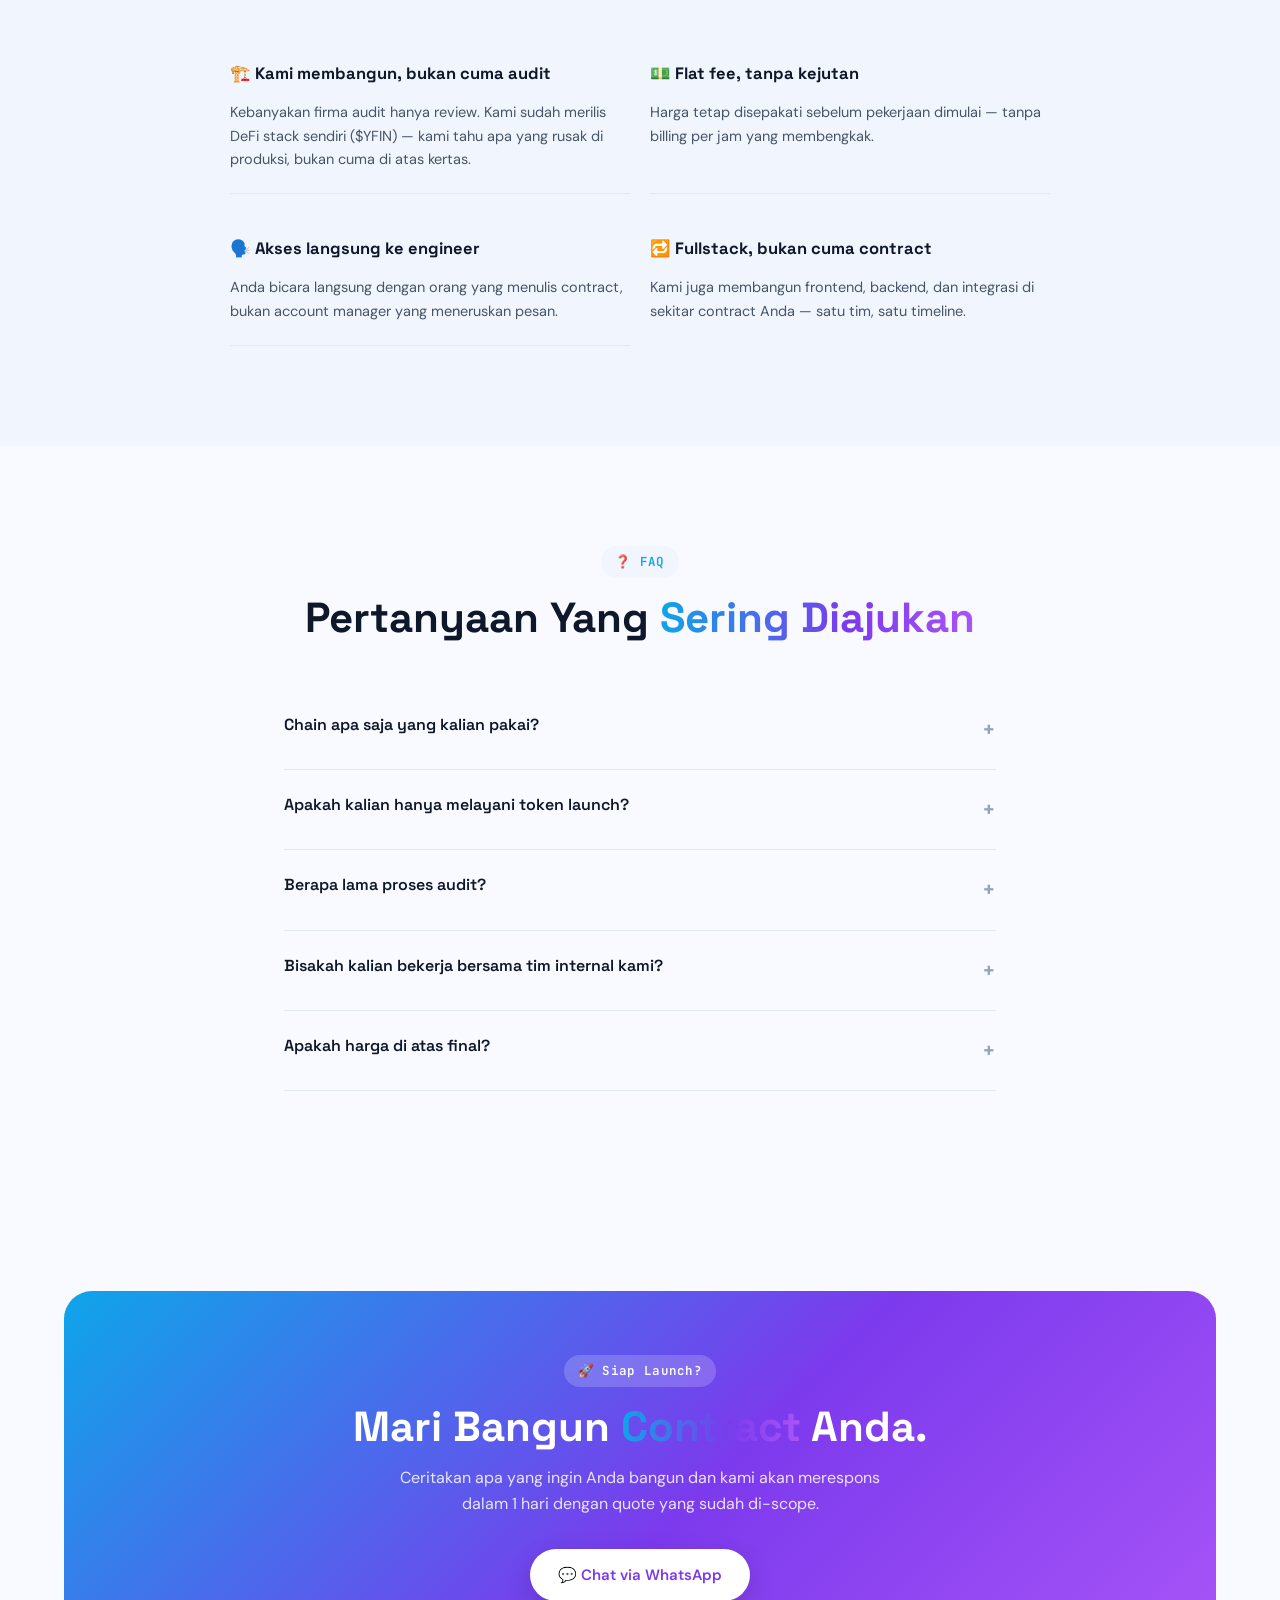
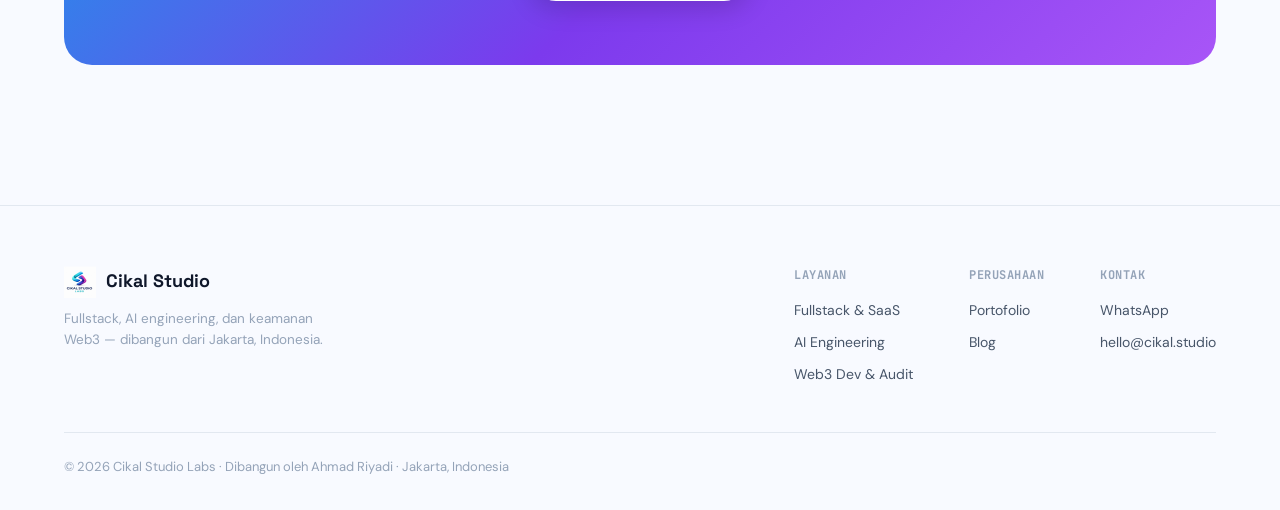
<file: token-launch-id.html>
<!DOCTYPE html>
<html lang="id">
<head>
<!-- Google tag (gtag.js) -->
<script async src="https://www.googletagmanager.com/gtag/js?id=AW-18255068707"></script>
<script>
  window.dataLayer = window.dataLayer || [];
  function gtag(){dataLayer.push(arguments);}
  gtag('js', new Date());

  gtag('config', 'AW-18255068707');
</script>

<!-- Event snippet for Contact conversion page -->
<script>
function gtag_report_conversion(url) {
  var callback = function () {
    if (typeof(url) != 'undefined') {
      window.location = url;
    }
  };
  gtag('event', 'conversion', {
      'send_to': 'AW-18255068707/UwAACL--j8IcEKP82IBE',
      'value': 1.0,
      'currency': 'IDR',
      'event_callback': callback
  });
  return false;
}
</script>

<meta charset="UTF-8"/>
<meta name="google-site-verification" content="-POpHPgUeZeCtRURK8JKjmXbCRkWH8gEPpSOim4UIfg" />
<meta name="viewport" content="width=device-width, initial-scale=1.0"/>
<title>Layanan Web3 &amp; Smart Contract — Cikal Studio Labs</title>
<meta name="description" content="Pengembangan smart contract dan audit keamanan — Solidity, BNB Smart Chain &amp; EVM. Paket flat-fee, dibangun oleh tim di balik ekosistem $YFIN."/>
<link rel="icon" href="images/logo.png">
<link rel="preconnect" href="https://fonts.googleapis.com">
<link rel="preconnect" href="https://fonts.gstatic.com" crossorigin>
<link href="https://fonts.googleapis.com/css2?family=Space+Grotesk:wght@500;600;700&family=DM+Sans:wght@400;500;600;700&family=JetBrains+Mono:wght@400;500;600&display=swap" rel="stylesheet">
<link rel="stylesheet" href="assets/styles.css">
</head>
<body>

<nav id="navbar">
  <div class="container nav-inner">
    <a href="index.html" class="nav-logo"><img src="images/logo.png" alt="Cikal Studio"> Cikal Studio</a>
    <div class="nav-links">
      <a href="index.html#capabilities">Layanan</a>
      <a href="index.html#portfolio">Portofolio</a>
      <a href="#packages">Harga</a>
      <a href="#faq">FAQ</a>
      <a href="blog/">📝 Blog</a>
    </div>
    <div style="display:flex;align-items:center;gap:14px">
      <div class="nav-lang">
        <a href="token-launch.html" style="font-family:var(--font-mono);font-size:12px;font-weight:600;padding:5px 10px;border-radius:100px;color:var(--text-3)">EN</a>
        <a href="token-launch-id.html" style="font-family:var(--font-mono);font-size:12px;font-weight:700;padding:5px 10px;border-radius:100px;background:#fff;box-shadow:var(--shadow-card)">ID</a>
      </div>
      <a href="https://wa.me/628118885567" onclick="return gtag_report_conversion('https://wa.me/628118885567');" class="nav-cta">Mulai Proyek</a>
      <button class="nav-burger" onclick="toggleMenu()"><span></span><span></span><span></span></button>
    </div>
  </div>
</nav>
<div class="mobile-overlay" onclick="toggleMenu()"></div>
<div class="mobile-menu">
  <a href="index.html#capabilities" onclick="toggleMenu()">Layanan</a>
  <a href="index.html#portfolio" onclick="toggleMenu()">Portofolio</a>
  <a href="#packages" onclick="toggleMenu()">Harga</a>
  <a href="#faq" onclick="toggleMenu()">FAQ</a>
  <a href="blog/" onclick="toggleMenu()">📝 Blog</a>
  <a href="https://wa.me/628118885567" onclick="return gtag_report_conversion('https://wa.me/628118885567');" class="btn btn-primary" style="margin-top:8px">Mulai Proyek</a>
</div>

<section class="hero" id="hero" style="padding-bottom:60px">
  <div class="container" style="max-width:760px;text-align:center;margin:0 auto">
    <div class="hero-eyebrow" style="margin-left:auto;margin-right:auto">⛓️ Layanan Web3 &amp; Smart Contract</div>
    <h1>Pengembangan Smart Contract<br>&amp; Audit Keamanan, <em>End to End.</em></h1>
    <p class="hero-sub" style="margin-left:auto;margin-right:auto">Pengembangan Solidity, audit keamanan, dan pembangunan produk Web3 lengkap — di BNB Smart Chain &amp; EVM. Paket flat-fee, dibangun oleh tim di balik ekosistem $YFIN.</p>
    <div class="hero-ctas" style="justify-content:center">
      <a href="https://wa.me/628118885567?text=Hi%2C%20saya%20ingin%20diskusi%20proyek%20Web3" onclick="return gtag_report_conversion('https://wa.me/628118885567?text=Hi%2C%20saya%20ingin%20diskusi%20proyek%20Web3');" class="btn btn-wa">💬 Bicara dengan Engineer</a>
      <a href="#packages" class="btn btn-secondary">Lihat Paket</a>
    </div>
  </div>
</section>

<section class="section" id="proof" style="padding-top:20px">
  <div class="container">
    <div class="section-header center reveal">
      <div class="section-tag">🏆 Bukti Nyata</div>
      <h2 class="section-h">Kami Pakai <em>Masakan Sendiri.</em></h2>
      <p class="section-sub">$YFIN adalah ekosistem token kami sendiri — bukan demo klien. Dirancang, dibangun, dan diaudit sepenuhnya oleh Cikal Studio Labs.</p>
    </div>
    <div class="stats-bar reveal">
      <div class="stat-box"><b>10+</b><span>Produk Live</span></div>
      <div class="stat-box"><b>6bln</b><span>0 → Live</span></div>
      <div class="stat-box"><b>$436K</b><span>Revenue RWA</span></div>
      <div class="stat-box"><b>0</b><span>Temuan Kritis</span></div>
    </div>
    <p style="text-align:center;margin-top:24px"><a href="index.html#portfolio" style="color:var(--sky);font-weight:600;font-size:14.5px">Lihat case study $YFIN lengkap di portofolio kami →</a></p>
  </div>
</section>

<section class="section" id="packages" style="background:var(--card-2)">
  <div class="container">
    <div class="section-header center reveal">
      <div class="section-tag">💰 Harga</div>
      <h2 class="section-h">Paket <em>Layanan</em></h2>
      <p class="section-sub">Harga flat-fee yang transparan. Tanpa biaya tersembunyi. Harga di bawah adalah titik awal — setiap scope mendapat quote tetap setelah panggilan discovery singkat.</p>
    </div>
    <div class="pricing-grid">
      <div class="price-card reveal">
        <h3>Audit Smart Contract</h3>
        <div class="price">$800 <span>mulai dari</span></div>
        <p style="font-size:13.5px;color:var(--text-2)">Review keamanan terfokus untuk satu contract atau protokol kecil.</p>
        <ul>
          <li>Review manual + otomatis</li>
          <li>Cek reentrancy, overflow, access-control</li>
          <li>Laporan temuan tertulis</li>
          <li>Satu kali re-audit setelah perbaikan</li>
        </ul>
        <a href="https://wa.me/628118885567?text=Hi%2C%20saya%20tertarik%20dengan%20Audit%20Smart%20Contract" onclick="return gtag_report_conversion('https://wa.me/628118885567?text=Hi%2C%20saya%20tertarik%20dengan%20Audit%20Smart%20Contract');" class="btn btn-secondary">Mulai →</a>
      </div>
      <div class="price-card featured reveal">
        <h3>Pengembangan Smart Contract</h3>
        <div class="price">$5,000 <span>mulai dari</span></div>
        <p style="font-size:13.5px;color:var(--text-2)">Contract custom dibangun, diuji, dan di-deploy — token, modul DEX, vesting, staking, atau sejenisnya.</p>
        <ul>
          <li>Requirement &amp; arsitektur</li>
          <li>Development Solidity + unit test</li>
          <li>Deployment testnet</li>
          <li>Review keamanan internal sebelum mainnet</li>
        </ul>
        <a href="https://wa.me/628118885567?text=Hi%2C%20saya%20tertarik%20dengan%20Pengembangan%20Smart%20Contract" onclick="return gtag_report_conversion('https://wa.me/628118885567?text=Hi%2C%20saya%20tertarik%20dengan%20Pengembangan%20Smart%20Contract');" class="btn btn-primary">Mulai →</a>
      </div>
      <div class="price-card reveal">
        <h3>Produk Web3 Lengkap</h3>
        <div class="price">$25,000 <span>mulai dari</span></div>
        <p style="font-size:13.5px;color:var(--text-2)">Ekosistem end-to-end — contract, frontend, backend, dan audit — seperti $YFIN.</p>
        <ul>
          <li>Desain tokenomics &amp; arsitektur</li>
          <li>Full contract suite + frontend dApp</li>
          <li>Koordinasi audit pihak ketiga</li>
          <li>Mainnet launch &amp; support pasca-launch</li>
        </ul>
        <a href="https://wa.me/628118885567?text=Hi%2C%20saya%20tertarik%20dengan%20Produk%20Web3%20Lengkap" onclick="return gtag_report_conversion('https://wa.me/628118885567?text=Hi%2C%20saya%20tertarik%20dengan%20Produk%20Web3%20Lengkap');" class="btn btn-secondary">Mulai →</a>
      </div>
    </div>
  </div>
</section>

<section class="section" id="process">
  <div class="container">
    <div class="section-header center reveal">
      <div class="section-tag">🔄 Cara Kerja</div>
      <h2 class="section-h">Dari Ide Ke <em>Contract Live.</em></h2>
      <p class="section-sub">Proses 6 langkah yang jelas, dari awal sampai akhir.</p>
    </div>
    <div class="proc-grid">
      <div class="proc-card reveal"><div class="proc-step">1</div><h4>Discovery</h4><p>Scope, tujuan, dan kebutuhan chain didefinisikan di awal.</p></div>
      <div class="proc-card reveal"><div class="proc-step">2</div><h4>Arsitektur</h4><p>Desain contract, tokenomics, dan alur data dipetakan.</p></div>
      <div class="proc-card reveal"><div class="proc-step">3</div><h4>Development</h4><p>Contract Solidity ditulis bersama unit test.</p></div>
      <div class="proc-card reveal"><div class="proc-step">4</div><h4>Review Keamanan</h4><p>Audit internal — proses yang sama yang dilalui $YFIN.</p></div>
      <div class="proc-card reveal"><div class="proc-step">5</div><h4>Testnet &amp; QA</h4><p>Di-deploy dan diuji di testnet sebelum menyentuh mainnet.</p></div>
      <div class="proc-card reveal"><div class="proc-step">6</div><h4>Mainnet Launch</h4><p>Di-deploy ke mainnet dengan monitoring dan support pasca-launch.</p></div>
    </div>
  </div>
</section>

<section class="section" style="background:var(--card-2)">
  <div class="container">
    <div class="section-header center reveal">
      <div class="section-tag">⚖️ Mengapa Kami</div>
      <h2 class="section-h">Cikal Studio vs <em>Alternatif</em></h2>
    </div>
    <div class="grid-2" style="max-width:820px;margin:0 auto">
      <div class="why-row reveal" style="flex-direction:column;gap:8px">
        <h4>🏗️ Kami membangun, bukan cuma audit</h4>
        <p>Kebanyakan firma audit hanya review. Kami sudah merilis DeFi stack sendiri ($YFIN) — kami tahu apa yang rusak di produksi, bukan cuma di atas kertas.</p>
      </div>
      <div class="why-row reveal" style="flex-direction:column;gap:8px">
        <h4>💵 Flat fee, tanpa kejutan</h4>
        <p>Harga tetap disepakati sebelum pekerjaan dimulai — tanpa billing per jam yang membengkak.</p>
      </div>
      <div class="why-row reveal" style="flex-direction:column;gap:8px">
        <h4>🗣️ Akses langsung ke engineer</h4>
        <p>Anda bicara langsung dengan orang yang menulis contract, bukan account manager yang meneruskan pesan.</p>
      </div>
      <div class="why-row reveal" style="flex-direction:column;gap:8px">
        <h4>🔁 Fullstack, bukan cuma contract</h4>
        <p>Kami juga membangun frontend, backend, dan integrasi di sekitar contract Anda — satu tim, satu timeline.</p>
      </div>
    </div>
  </div>
</section>

<section class="section" id="faq">
  <div class="container" style="max-width:760px;margin:0 auto">
    <div class="section-header center reveal">
      <div class="section-tag">❓ FAQ</div>
      <h2 class="section-h">Pertanyaan Yang <em>Sering Diajukan</em></h2>
    </div>
    <details class="faq-item reveal"><summary>Chain apa saja yang kalian pakai?</summary><p>Terutama BNB Smart Chain dan chain EVM-compatible lainnya (Ethereum, Polygon, Base, Arbitrum). Tanyakan jika butuh chain lain.</p></details>
    <details class="faq-item reveal"><summary>Apakah kalian hanya melayani token launch?</summary><p>Tidak — kami membangun dan mengaudit semua jenis smart contract: modul DEX, staking, vesting, contract NFT, DAO, dan protokol custom lengkap.</p></details>
    <details class="faq-item reveal"><summary>Berapa lama proses audit?</summary><p>Audit satu contract biasanya memakan waktu 3–7 hari kerja tergantung kompleksitas. Audit ekosistem lengkap butuh waktu lebih lama — kami beri timeline setelah scoping.</p></details>
    <details class="faq-item reveal"><summary>Bisakah kalian bekerja bersama tim internal kami?</summary><p>Bisa. Kami rutin bekerja bersama developer internal, baik memimpin bagian Web3 atau mereview contract mereka sebelum launch.</p></details>
    <details class="faq-item reveal"><summary>Apakah harga di atas final?</summary><p>Itu adalah titik awal. Setiap proyek mendapat quote tetap setelah panggilan discovery singkat berdasarkan scope sebenarnya.</p></details>
  </div>
</section>

<section class="section">
  <div class="container">
    <div class="cta-section reveal">
      <div class="section-tag">🚀 Siap Launch?</div>
      <h2 class="section-h">Mari Bangun <em>Contract</em> Anda.</h2>
      <p>Ceritakan apa yang ingin Anda bangun dan kami akan merespons dalam 1 hari dengan quote yang sudah di-scope.</p>
      <a href="https://wa.me/628118885567?text=Hi%2C%20saya%20ingin%20diskusi%20proyek%20token%20launch" onclick="return gtag_report_conversion('https://wa.me/628118885567?text=Hi%2C%20saya%20ingin%20diskusi%20proyek%20token%20launch');" class="btn btn-primary">💬 Chat via WhatsApp</a>
    </div>
  </div>
</section>

<footer>
  <div class="container">
    <div class="footer-grid">
      <div class="footer-brand">
        <a href="index.html" class="nav-logo"><img src="images/logo.png" alt="Cikal Studio"> Cikal Studio</a>
        <p>Fullstack, AI engineering, dan keamanan Web3 — dibangun dari Jakarta, Indonesia.</p>
      </div>
      <div class="footer-cols">
        <div class="footer-col">
          <h5>Layanan</h5>
          <a href="index.html#capabilities">Fullstack &amp; SaaS</a>
          <a href="index.html#capabilities">AI Engineering</a>
          <a href="#packages">Web3 Dev &amp; Audit</a>
        </div>
        <div class="footer-col">
          <h5>Perusahaan</h5>
          <a href="index.html#portfolio">Portofolio</a>
          <a href="blog/">Blog</a>
        </div>
        <div class="footer-col">
          <h5>Kontak</h5>
          <a href="https://wa.me/628118885567">WhatsApp</a>
          <a href="mailto:hello@cikal.studio">hello@cikal.studio</a>
        </div>
      </div>
    </div>
    <div class="footer-bottom">
      <span>© 2026 Cikal Studio Labs · Dibangun oleh Ahmad Riyadi · Jakarta, Indonesia</span>
    </div>
  </div>
</footer>

<a href="https://wa.me/628118885567" onclick="return gtag_report_conversion('https://wa.me/628118885567');" target="_blank" rel="noopener" class="wa-float" aria-label="Chat via WhatsApp">💬</a>

<script src="assets/script.js"></script>
</body>
</html>
</file>
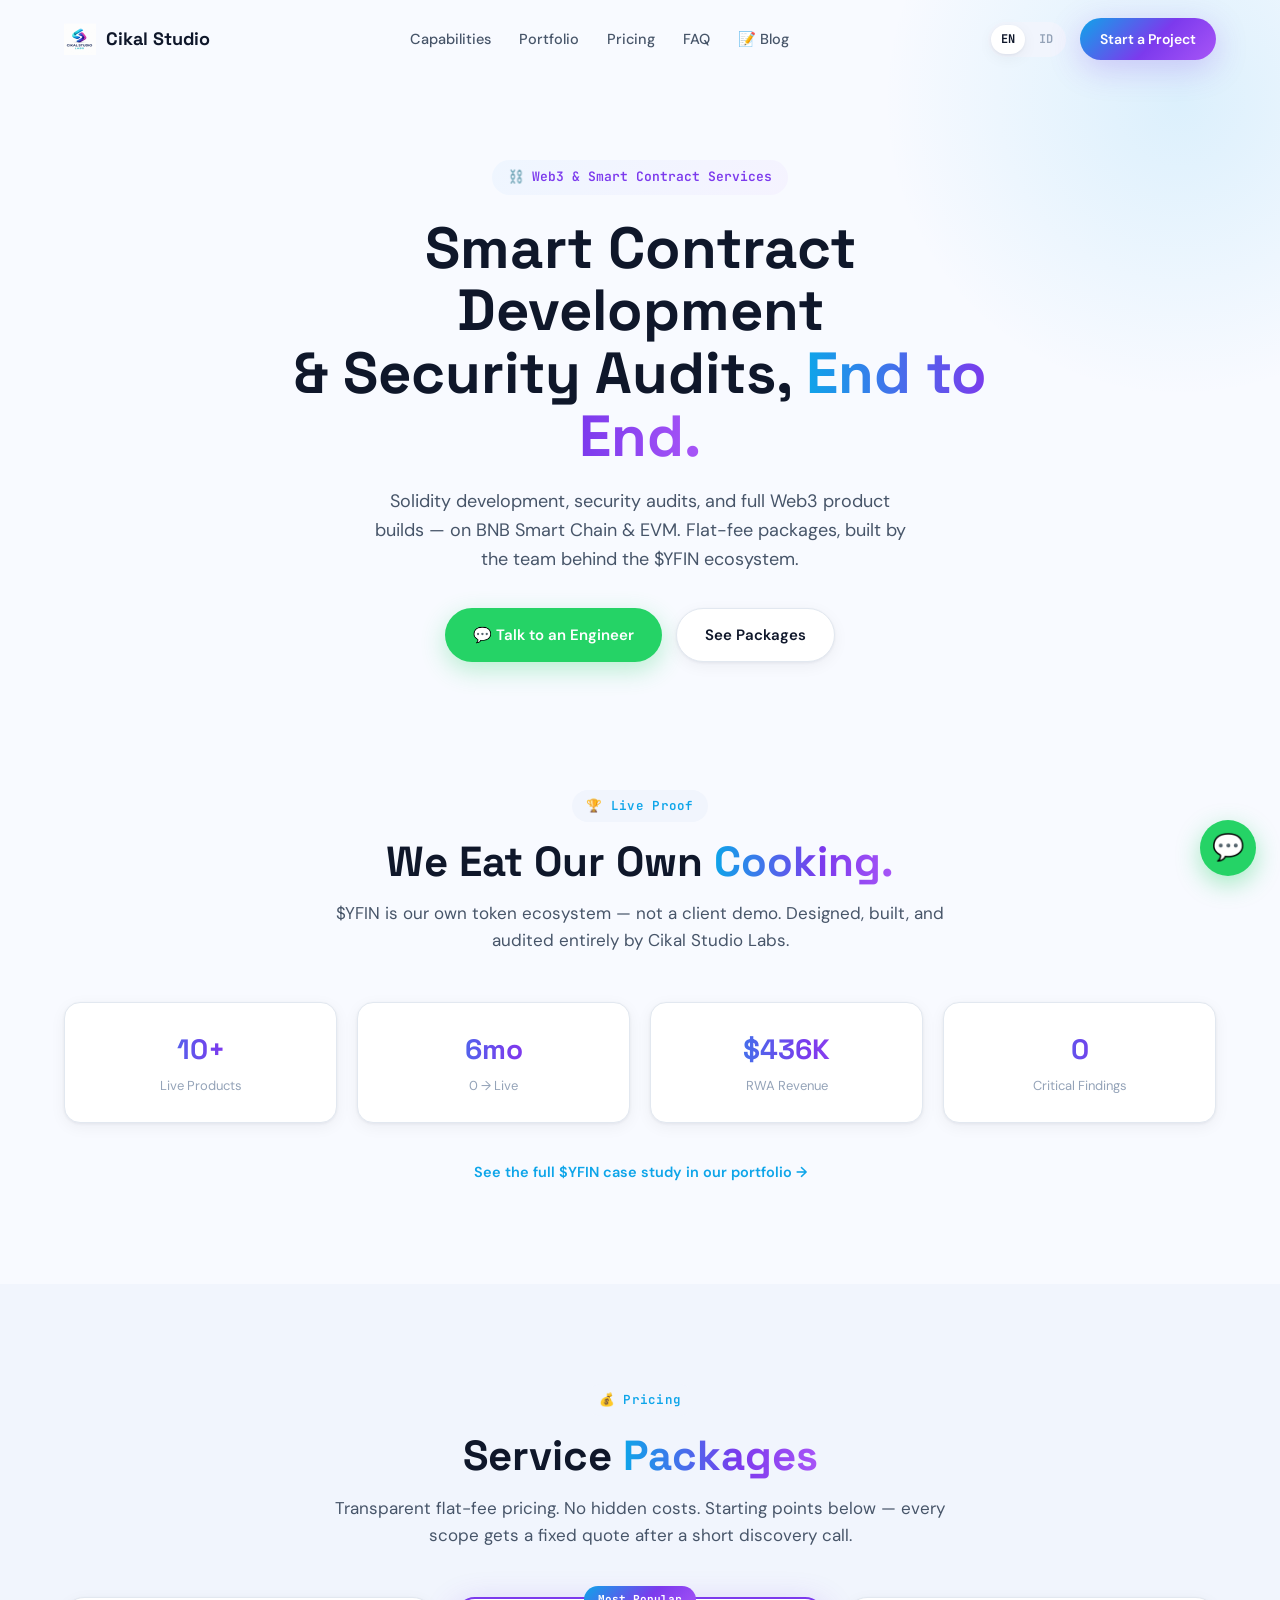
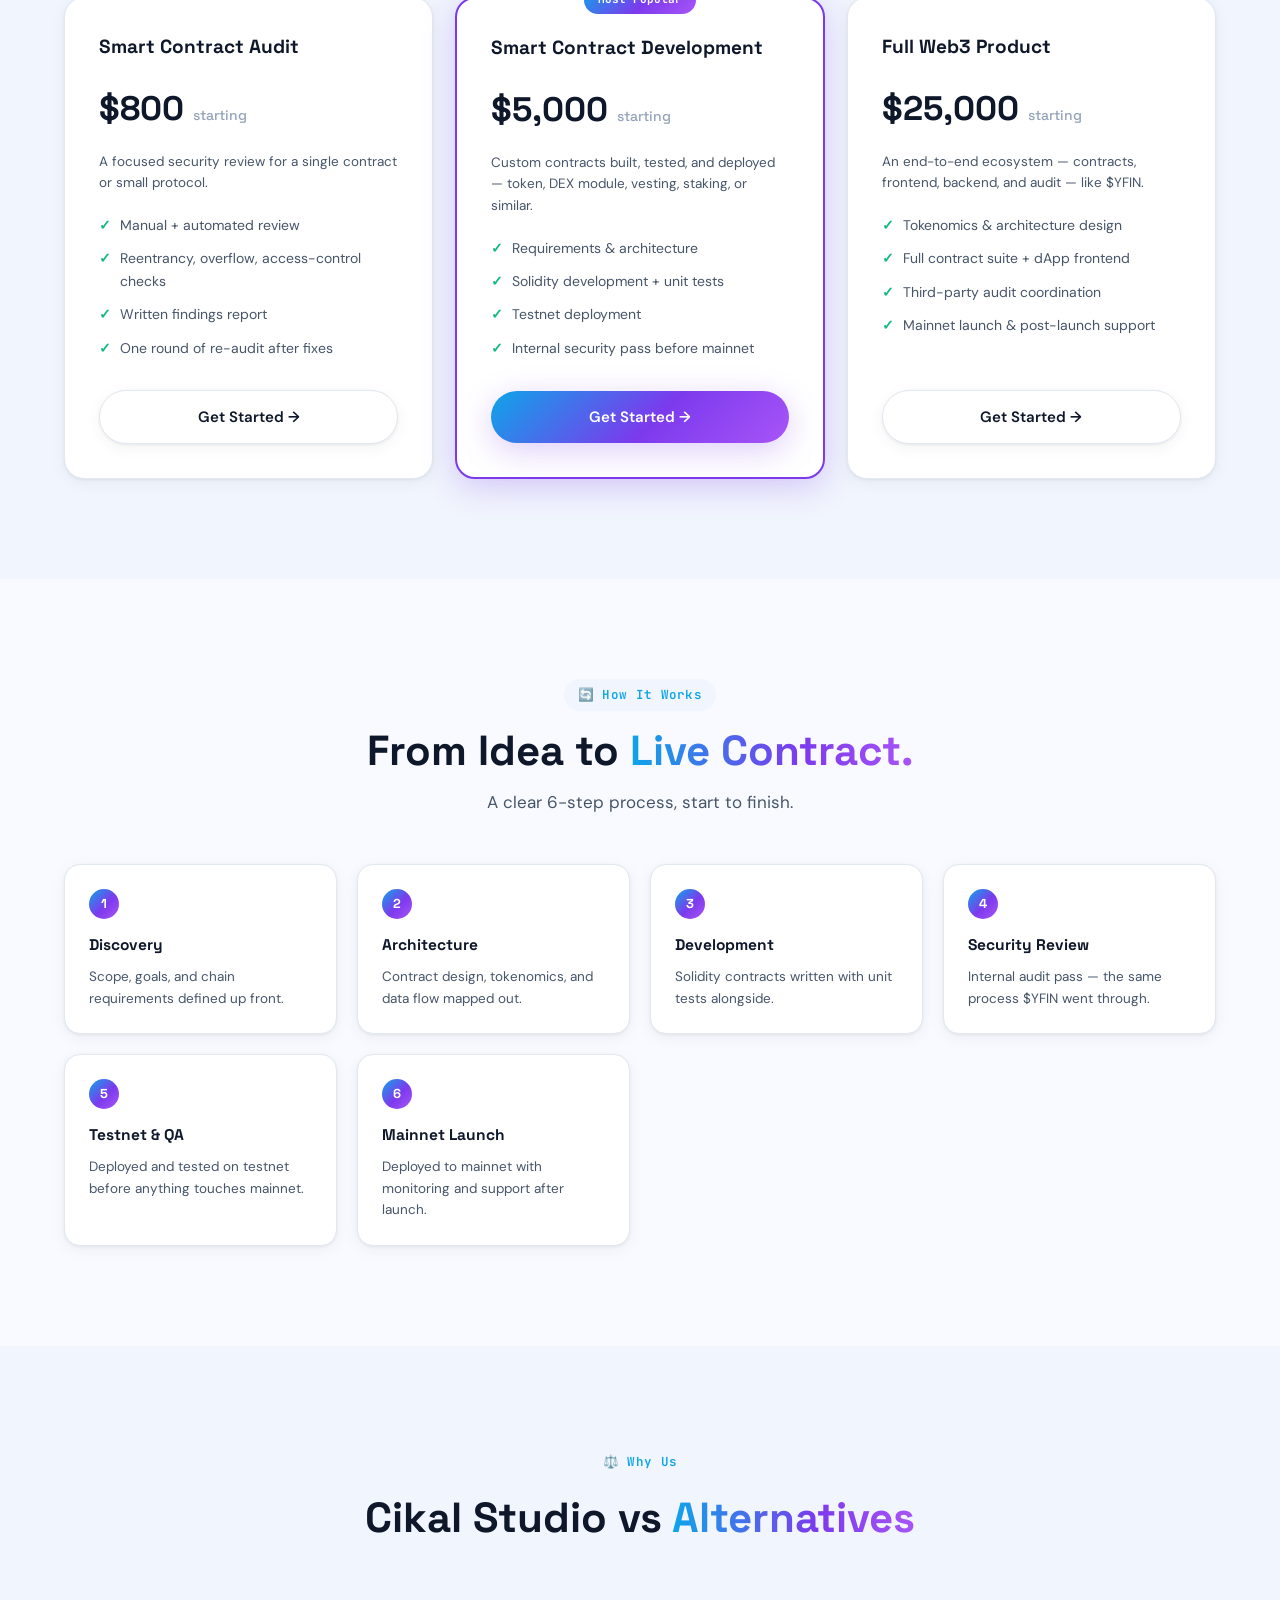
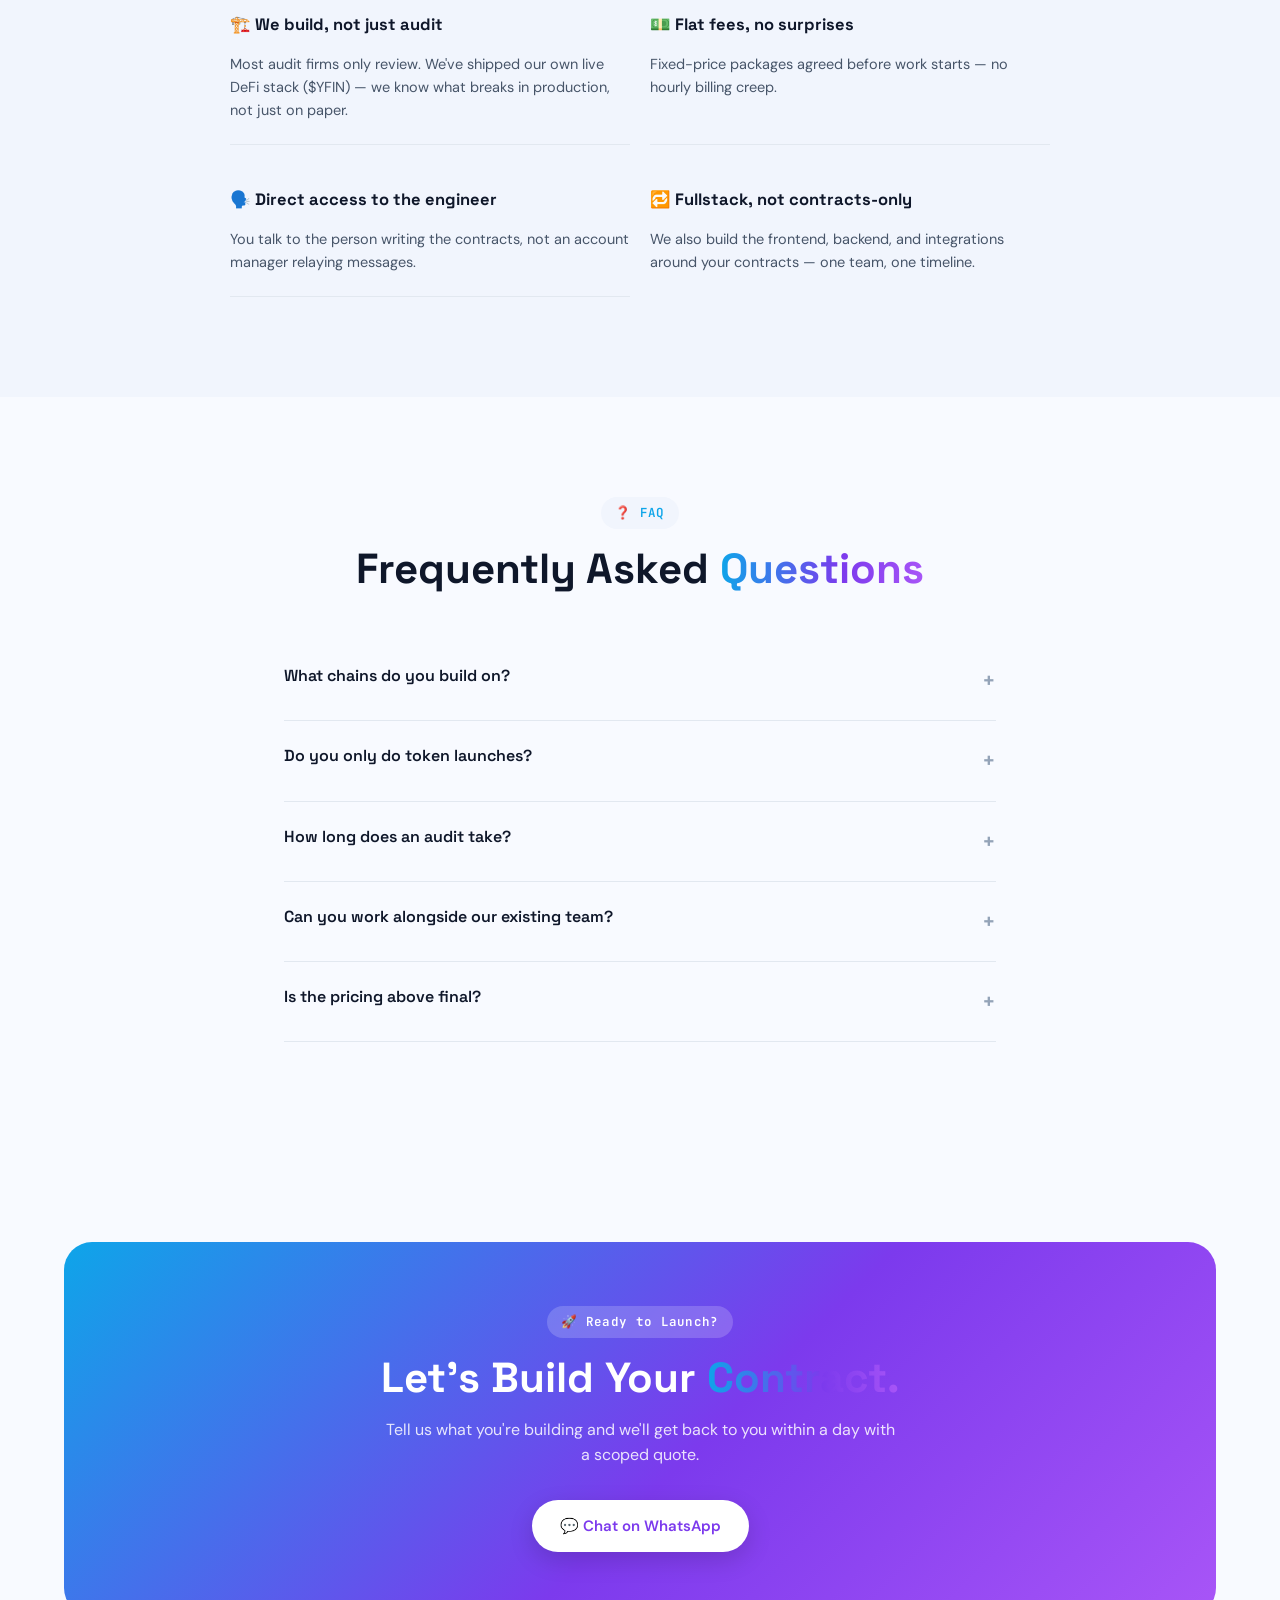
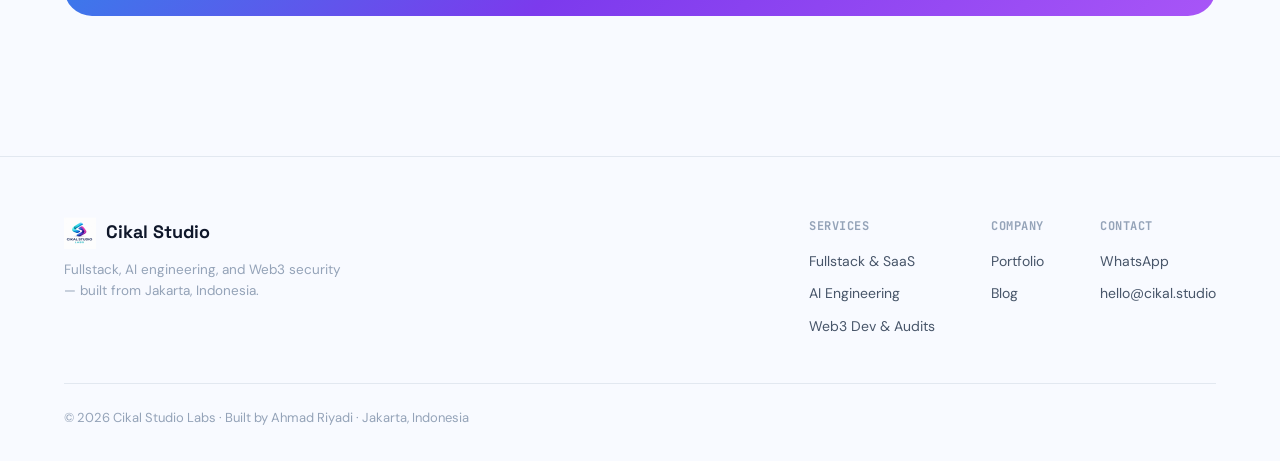
<file: token-launch.html>
<!DOCTYPE html>
<html lang="en">
<head>
<!-- Google tag (gtag.js) -->
<script async src="https://www.googletagmanager.com/gtag/js?id=AW-18255068707"></script>
<script>
  window.dataLayer = window.dataLayer || [];
  function gtag(){dataLayer.push(arguments);}
  gtag('js', new Date());

  gtag('config', 'AW-18255068707');
</script>

<!-- Event snippet for Contact conversion page -->
<script>
function gtag_report_conversion(url) {
  var callback = function () {
    if (typeof(url) != 'undefined') {
      window.location = url;
    }
  };
  gtag('event', 'conversion', {
      'send_to': 'AW-18255068707/UwAACL--j8IcEKP82IBE',
      'value': 1.0,
      'currency': 'IDR',
      'event_callback': callback
  });
  return false;
}
</script>

<meta charset="UTF-8"/>
<meta name="google-site-verification" content="-POpHPgUeZeCtRURK8JKjmXbCRkWH8gEPpSOim4UIfg" />
<meta name="viewport" content="width=device-width, initial-scale=1.0"/>
<title>Web3 &amp; Smart Contract Services — Cikal Studio Labs</title>
<meta name="description" content="Smart contract development and security audits — Solidity, BNB Smart Chain &amp; EVM. Flat-fee packages, built by the team behind the $YFIN ecosystem."/>
<link rel="icon" href="images/logo.png">
<link rel="preconnect" href="https://fonts.googleapis.com">
<link rel="preconnect" href="https://fonts.gstatic.com" crossorigin>
<link href="https://fonts.googleapis.com/css2?family=Space+Grotesk:wght@500;600;700&family=DM+Sans:wght@400;500;600;700&family=JetBrains+Mono:wght@400;500;600&display=swap" rel="stylesheet">
<link rel="stylesheet" href="assets/styles.css">
</head>
<body>

<nav id="navbar">
  <div class="container nav-inner">
    <a href="index.html" class="nav-logo"><img src="images/logo.png" alt="Cikal Studio"> Cikal Studio</a>
    <div class="nav-links">
      <a href="index.html#capabilities">Capabilities</a>
      <a href="index.html#portfolio">Portfolio</a>
      <a href="#packages">Pricing</a>
      <a href="#faq">FAQ</a>
      <a href="blog/">📝 Blog</a>
    </div>
    <div style="display:flex;align-items:center;gap:14px">
      <div class="nav-lang">
        <a href="token-launch.html" style="font-family:var(--font-mono);font-size:12px;font-weight:700;padding:5px 10px;border-radius:100px;background:#fff;box-shadow:var(--shadow-card)">EN</a>
        <a href="token-launch-id.html" style="font-family:var(--font-mono);font-size:12px;font-weight:600;padding:5px 10px;border-radius:100px;color:var(--text-3)">ID</a>
      </div>
      <a href="https://wa.me/628118885567" onclick="return gtag_report_conversion('https://wa.me/628118885567');" class="nav-cta">Start a Project</a>
      <button class="nav-burger" onclick="toggleMenu()"><span></span><span></span><span></span></button>
    </div>
  </div>
</nav>
<div class="mobile-overlay" onclick="toggleMenu()"></div>
<div class="mobile-menu">
  <a href="index.html#capabilities" onclick="toggleMenu()">Capabilities</a>
  <a href="index.html#portfolio" onclick="toggleMenu()">Portfolio</a>
  <a href="#packages" onclick="toggleMenu()">Pricing</a>
  <a href="#faq" onclick="toggleMenu()">FAQ</a>
  <a href="blog/" onclick="toggleMenu()">📝 Blog</a>
  <a href="https://wa.me/628118885567" onclick="return gtag_report_conversion('https://wa.me/628118885567');" class="btn btn-primary" style="margin-top:8px">Start a Project</a>
</div>

<section class="hero" id="hero" style="padding-bottom:60px">
  <div class="container" style="max-width:760px;text-align:center;margin:0 auto">
    <div class="hero-eyebrow" style="margin-left:auto;margin-right:auto">⛓️ Web3 &amp; Smart Contract Services</div>
    <h1>Smart Contract Development<br>&amp; Security Audits, <em>End to End.</em></h1>
    <p class="hero-sub" style="margin-left:auto;margin-right:auto">Solidity development, security audits, and full Web3 product builds — on BNB Smart Chain &amp; EVM. Flat-fee packages, built by the team behind the $YFIN ecosystem.</p>
    <div class="hero-ctas" style="justify-content:center">
      <a href="https://wa.me/628118885567?text=Hi%2C%20I'd%20like%20to%20discuss%20a%20Web3%20project" onclick="return gtag_report_conversion('https://wa.me/628118885567?text=Hi%2C%20I\'d%20like%20to%20discuss%20a%20Web3%20project');" class="btn btn-wa">💬 Talk to an Engineer</a>
      <a href="#packages" class="btn btn-secondary">See Packages</a>
    </div>
  </div>
</section>

<section class="section" id="proof" style="padding-top:20px">
  <div class="container">
    <div class="section-header center reveal">
      <div class="section-tag">🏆 Live Proof</div>
      <h2 class="section-h">We Eat Our Own <em>Cooking.</em></h2>
      <p class="section-sub">$YFIN is our own token ecosystem — not a client demo. Designed, built, and audited entirely by Cikal Studio Labs.</p>
    </div>
    <div class="stats-bar reveal">
      <div class="stat-box"><b>10+</b><span>Live Products</span></div>
      <div class="stat-box"><b>6mo</b><span>0 → Live</span></div>
      <div class="stat-box"><b>$436K</b><span>RWA Revenue</span></div>
      <div class="stat-box"><b>0</b><span>Critical Findings</span></div>
    </div>
    <p style="text-align:center;margin-top:24px"><a href="index.html#portfolio" style="color:var(--sky);font-weight:600;font-size:14.5px">See the full $YFIN case study in our portfolio →</a></p>
  </div>
</section>

<section class="section" id="packages" style="background:var(--card-2)">
  <div class="container">
    <div class="section-header center reveal">
      <div class="section-tag">💰 Pricing</div>
      <h2 class="section-h">Service <em>Packages</em></h2>
      <p class="section-sub">Transparent flat-fee pricing. No hidden costs. Starting points below — every scope gets a fixed quote after a short discovery call.</p>
    </div>
    <div class="pricing-grid">
      <div class="price-card reveal">
        <h3>Smart Contract Audit</h3>
        <div class="price">$800 <span>starting</span></div>
        <p style="font-size:13.5px;color:var(--text-2)">A focused security review for a single contract or small protocol.</p>
        <ul>
          <li>Manual + automated review</li>
          <li>Reentrancy, overflow, access-control checks</li>
          <li>Written findings report</li>
          <li>One round of re-audit after fixes</li>
        </ul>
        <a href="https://wa.me/628118885567?text=Hi%2C%20I'm%20interested%20in%20a%20Smart%20Contract%20Audit" onclick="return gtag_report_conversion('https://wa.me/628118885567?text=Hi%2C%20I\'m%20interested%20in%20a%20Smart%20Contract%20Audit');" class="btn btn-secondary">Get Started →</a>
      </div>
      <div class="price-card featured reveal">
        <h3>Smart Contract Development</h3>
        <div class="price">$5,000 <span>starting</span></div>
        <p style="font-size:13.5px;color:var(--text-2)">Custom contracts built, tested, and deployed — token, DEX module, vesting, staking, or similar.</p>
        <ul>
          <li>Requirements &amp; architecture</li>
          <li>Solidity development + unit tests</li>
          <li>Testnet deployment</li>
          <li>Internal security pass before mainnet</li>
        </ul>
        <a href="https://wa.me/628118885567?text=Hi%2C%20I'm%20interested%20in%20Smart%20Contract%20Development" onclick="return gtag_report_conversion('https://wa.me/628118885567?text=Hi%2C%20I\'m%20interested%20in%20Smart%20Contract%20Development');" class="btn btn-primary">Get Started →</a>
      </div>
      <div class="price-card reveal">
        <h3>Full Web3 Product</h3>
        <div class="price">$25,000 <span>starting</span></div>
        <p style="font-size:13.5px;color:var(--text-2)">An end-to-end ecosystem — contracts, frontend, backend, and audit — like $YFIN.</p>
        <ul>
          <li>Tokenomics &amp; architecture design</li>
          <li>Full contract suite + dApp frontend</li>
          <li>Third-party audit coordination</li>
          <li>Mainnet launch &amp; post-launch support</li>
        </ul>
        <a href="https://wa.me/628118885567?text=Hi%2C%20I'm%20interested%20in%20a%20Full%20Web3%20Product" onclick="return gtag_report_conversion('https://wa.me/628118885567?text=Hi%2C%20I\'m%20interested%20in%20a%20Full%20Web3%20Product');" class="btn btn-secondary">Get Started →</a>
      </div>
    </div>
  </div>
</section>

<section class="section" id="process">
  <div class="container">
    <div class="section-header center reveal">
      <div class="section-tag">🔄 How It Works</div>
      <h2 class="section-h">From Idea to <em>Live Contract.</em></h2>
      <p class="section-sub">A clear 6-step process, start to finish.</p>
    </div>
    <div class="proc-grid">
      <div class="proc-card reveal"><div class="proc-step">1</div><h4>Discovery</h4><p>Scope, goals, and chain requirements defined up front.</p></div>
      <div class="proc-card reveal"><div class="proc-step">2</div><h4>Architecture</h4><p>Contract design, tokenomics, and data flow mapped out.</p></div>
      <div class="proc-card reveal"><div class="proc-step">3</div><h4>Development</h4><p>Solidity contracts written with unit tests alongside.</p></div>
      <div class="proc-card reveal"><div class="proc-step">4</div><h4>Security Review</h4><p>Internal audit pass — the same process $YFIN went through.</p></div>
      <div class="proc-card reveal"><div class="proc-step">5</div><h4>Testnet &amp; QA</h4><p>Deployed and tested on testnet before anything touches mainnet.</p></div>
      <div class="proc-card reveal"><div class="proc-step">6</div><h4>Mainnet Launch</h4><p>Deployed to mainnet with monitoring and support after launch.</p></div>
    </div>
  </div>
</section>

<section class="section" style="background:var(--card-2)">
  <div class="container">
    <div class="section-header center reveal">
      <div class="section-tag">⚖️ Why Us</div>
      <h2 class="section-h">Cikal Studio vs <em>Alternatives</em></h2>
    </div>
    <div class="grid-2" style="max-width:820px;margin:0 auto">
      <div class="why-row reveal" style="flex-direction:column;gap:8px">
        <h4>🏗️ We build, not just audit</h4>
        <p>Most audit firms only review. We've shipped our own live DeFi stack ($YFIN) — we know what breaks in production, not just on paper.</p>
      </div>
      <div class="why-row reveal" style="flex-direction:column;gap:8px">
        <h4>💵 Flat fees, no surprises</h4>
        <p>Fixed-price packages agreed before work starts — no hourly billing creep.</p>
      </div>
      <div class="why-row reveal" style="flex-direction:column;gap:8px">
        <h4>🗣️ Direct access to the engineer</h4>
        <p>You talk to the person writing the contracts, not an account manager relaying messages.</p>
      </div>
      <div class="why-row reveal" style="flex-direction:column;gap:8px">
        <h4>🔁 Fullstack, not contracts-only</h4>
        <p>We also build the frontend, backend, and integrations around your contracts — one team, one timeline.</p>
      </div>
    </div>
  </div>
</section>

<section class="section" id="faq">
  <div class="container" style="max-width:760px;margin:0 auto">
    <div class="section-header center reveal">
      <div class="section-tag">❓ FAQ</div>
      <h2 class="section-h">Frequently Asked <em>Questions</em></h2>
    </div>
    <details class="faq-item reveal"><summary>What chains do you build on?</summary><p>Primarily BNB Smart Chain and other EVM-compatible chains (Ethereum, Polygon, Base, Arbitrum). Ask us if you need something else.</p></details>
    <details class="faq-item reveal"><summary>Do you only do token launches?</summary><p>No — we build and audit any kind of smart contract: DEX modules, staking, vesting, NFT contracts, DAOs, and full custom protocols.</p></details>
    <details class="faq-item reveal"><summary>How long does an audit take?</summary><p>A single-contract audit typically takes 3–7 business days depending on complexity. Full ecosystem audits take longer — we'll give you a timeline after scoping.</p></details>
    <details class="faq-item reveal"><summary>Can you work alongside our existing team?</summary><p>Yes. We regularly work alongside in-house developers, either leading the Web3 portion or reviewing their contracts before launch.</p></details>
    <details class="faq-item reveal"><summary>Is the pricing above final?</summary><p>Those are starting points. Every project gets a fixed quote after a short discovery call based on actual scope.</p></details>
  </div>
</section>

<section class="section">
  <div class="container">
    <div class="cta-section reveal">
      <div class="section-tag">🚀 Ready to Launch?</div>
      <h2 class="section-h">Let's Build Your <em>Contract.</em></h2>
      <p>Tell us what you're building and we'll get back to you within a day with a scoped quote.</p>
      <a href="https://wa.me/628118885567?text=Hi%2C%20I'd%20like%20to%20discuss%20a%20token%20launch%20project" onclick="return gtag_report_conversion('https://wa.me/628118885567?text=Hi%2C%20I\'d%20like%20to%20discuss%20a%20token%20launch%20project');" class="btn btn-primary">💬 Chat on WhatsApp</a>
    </div>
  </div>
</section>

<footer>
  <div class="container">
    <div class="footer-grid">
      <div class="footer-brand">
        <a href="index.html" class="nav-logo"><img src="images/logo.png" alt="Cikal Studio"> Cikal Studio</a>
        <p>Fullstack, AI engineering, and Web3 security — built from Jakarta, Indonesia.</p>
      </div>
      <div class="footer-cols">
        <div class="footer-col">
          <h5>Services</h5>
          <a href="index.html#capabilities">Fullstack &amp; SaaS</a>
          <a href="index.html#capabilities">AI Engineering</a>
          <a href="#packages">Web3 Dev &amp; Audits</a>
        </div>
        <div class="footer-col">
          <h5>Company</h5>
          <a href="index.html#portfolio">Portfolio</a>
          <a href="blog/">Blog</a>
        </div>
        <div class="footer-col">
          <h5>Contact</h5>
          <a href="https://wa.me/628118885567">WhatsApp</a>
          <a href="mailto:hello@cikal.studio">hello@cikal.studio</a>
        </div>
      </div>
    </div>
    <div class="footer-bottom">
      <span>© 2026 Cikal Studio Labs · Built by Ahmad Riyadi · Jakarta, Indonesia</span>
    </div>
  </div>
</footer>

<a href="https://wa.me/628118885567" onclick="return gtag_report_conversion('https://wa.me/628118885567');" target="_blank" rel="noopener" class="wa-float" aria-label="Chat via WhatsApp">💬</a>

<script src="assets/script.js"></script>
</body>
</html>
</file>
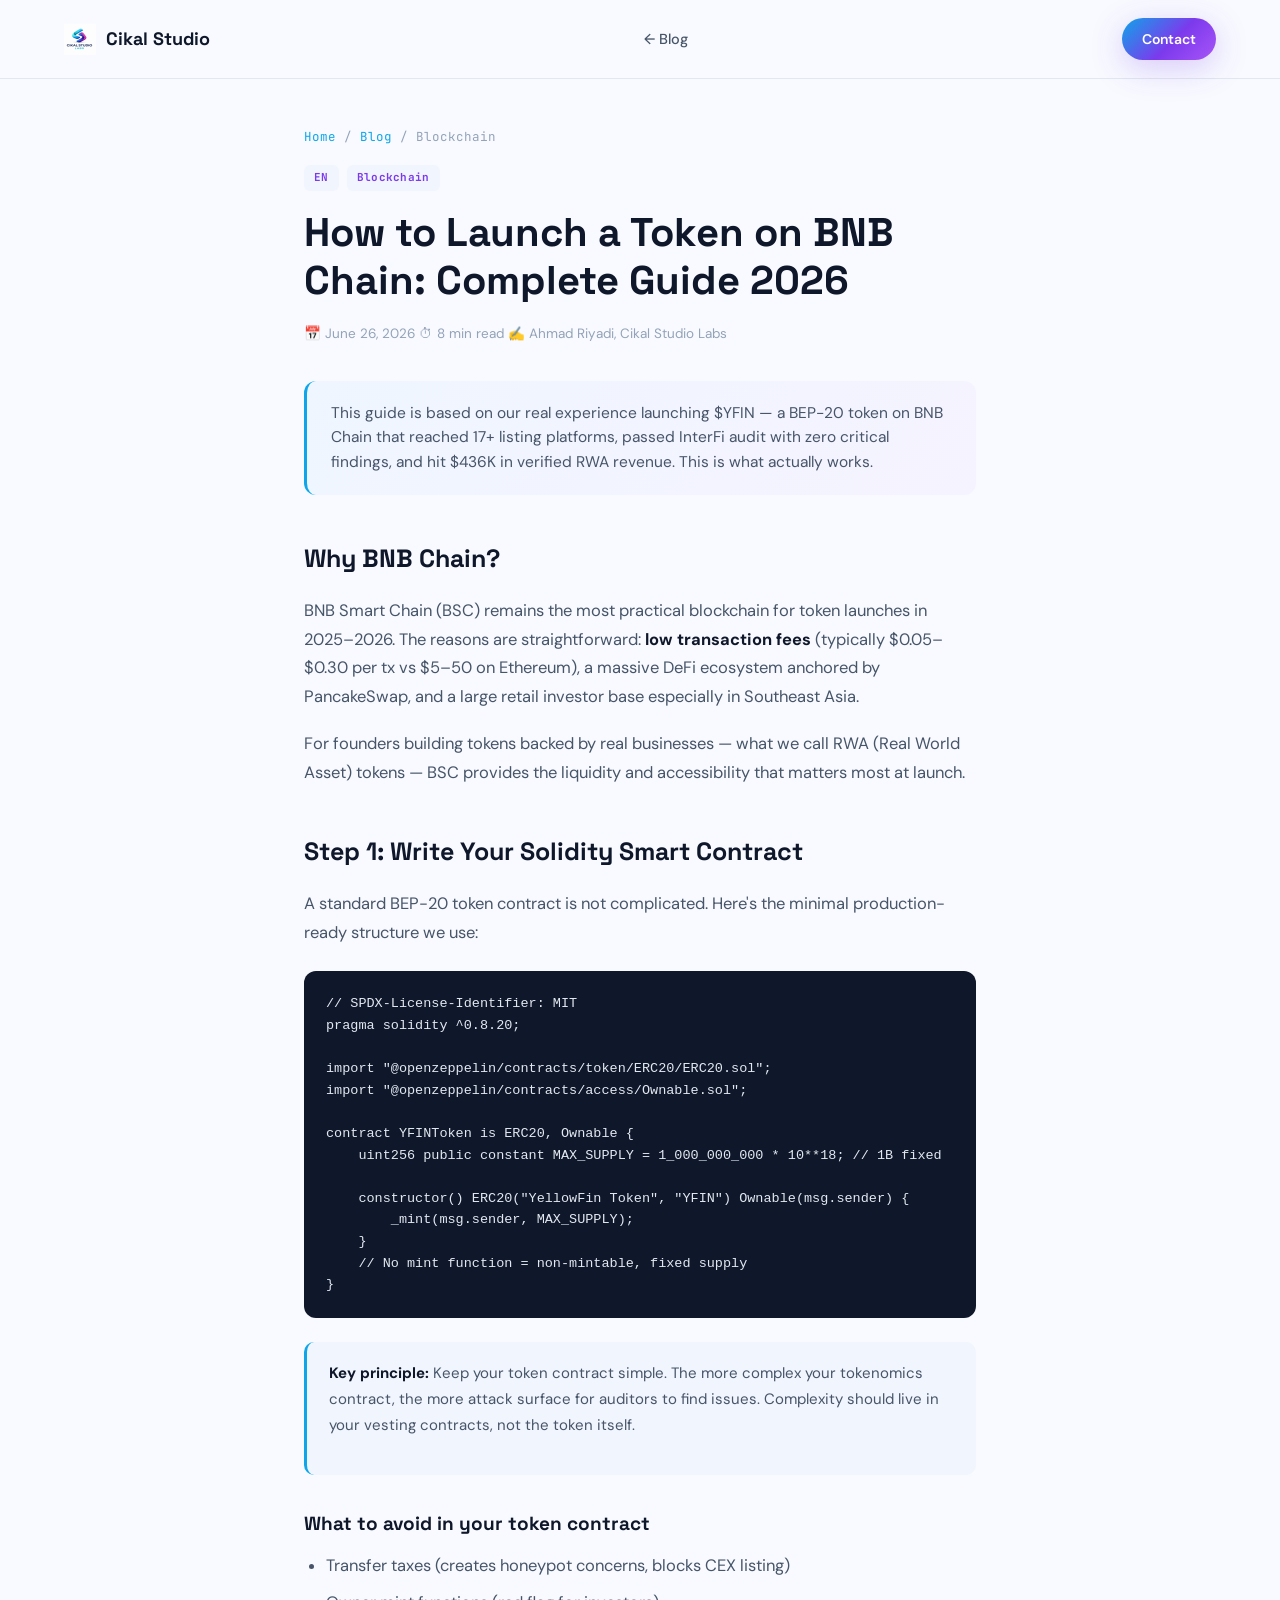
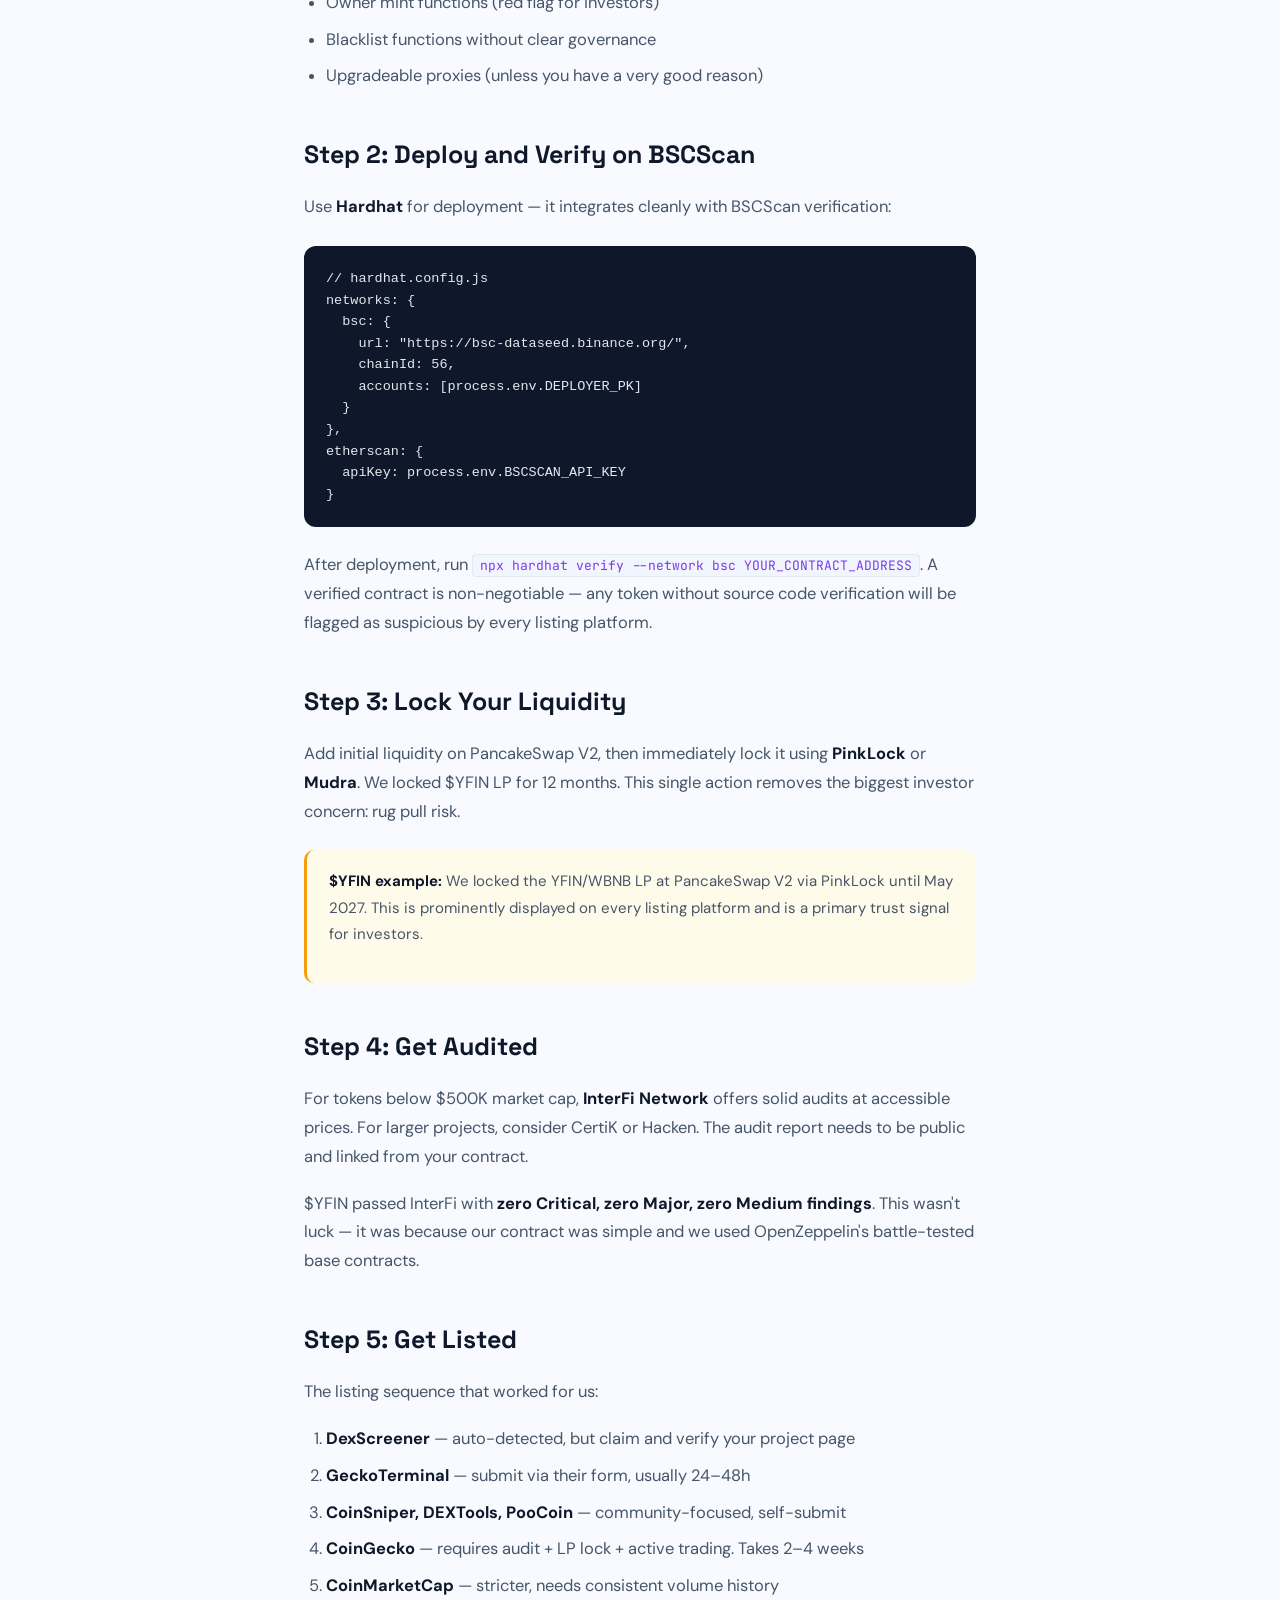
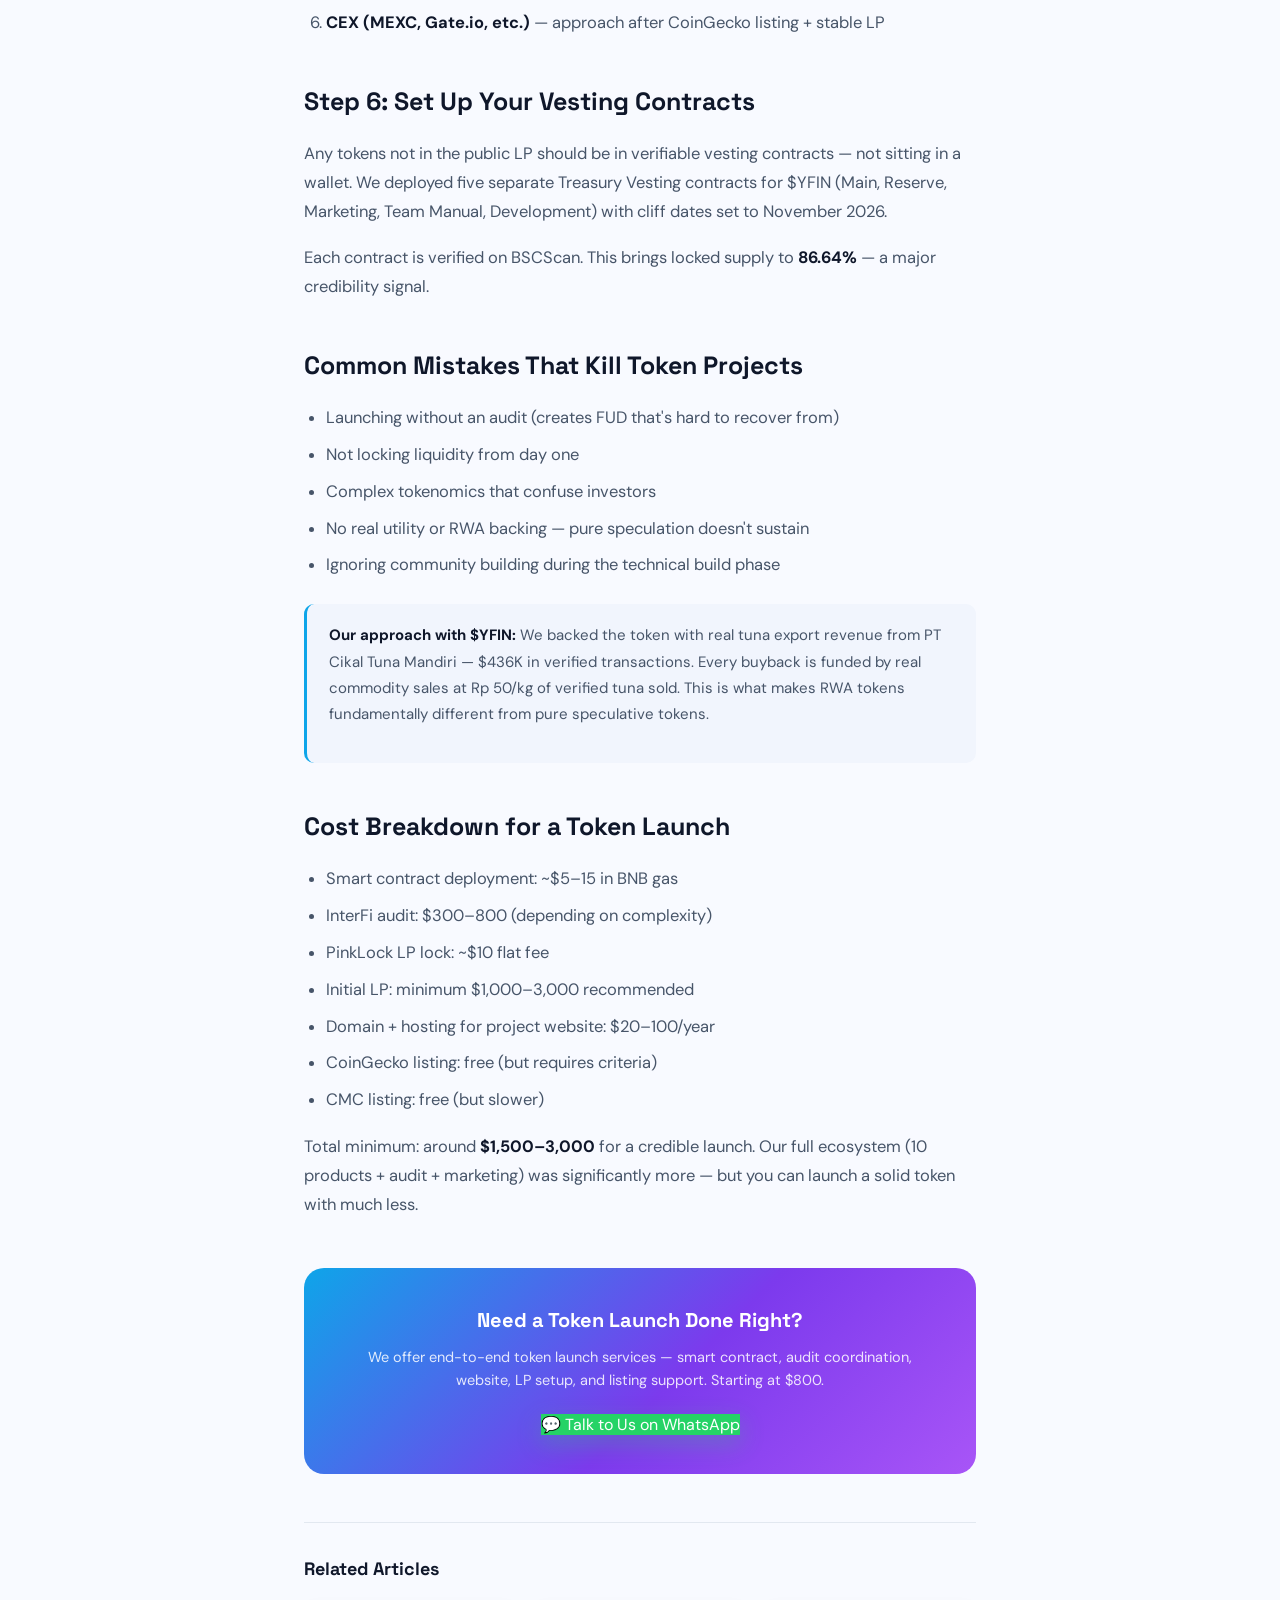
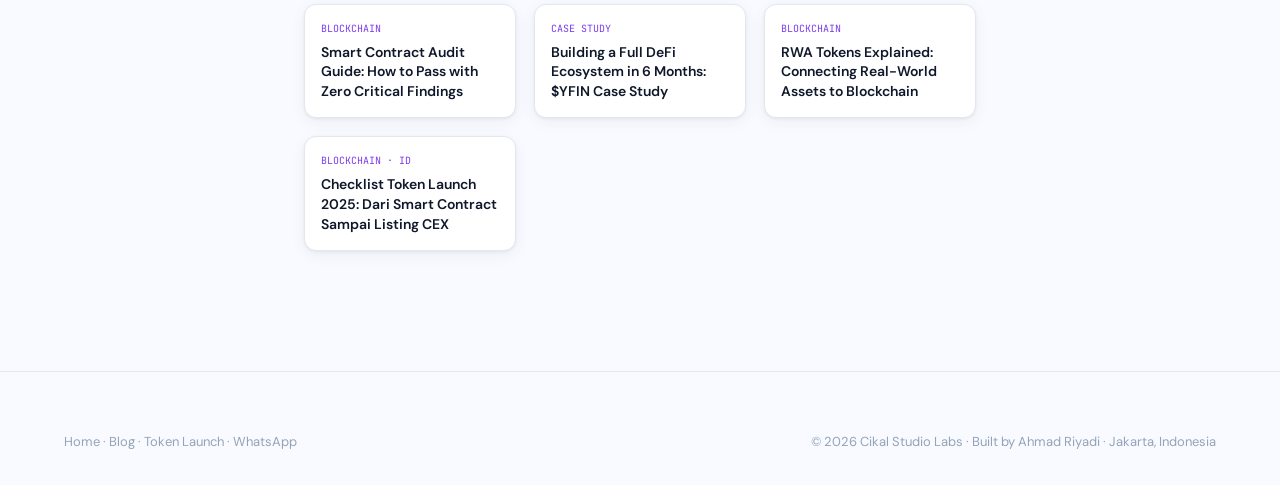
<file: blog/en/how-to-launch-token-bnb-chain.html>
<!DOCTYPE html>
<html lang="en">
<head>
<meta charset="UTF-8"><meta name="viewport" content="width=device-width,initial-scale=1.0">
<title>How to Launch a Token on BNB Chain: Complete Guide 2026 | Cikal Studio Labs</title>
<meta name="description" content="Step-by-step guide to launching a BEP-20 token on BNB Chain — from writing Solidity smart contract to PancakeSwap listing, InterFi audit, and getting listed on CoinGecko.">
<link rel="canonical" href="https://www.cikal.studio/blog/en/how-to-launch-token-bnb-chain.html">
<meta property="og:title" content="How to Launch a Token on BNB Chain: Complete Guide 2026">
<meta property="og:description" content="Full walkthrough: Solidity contract, audit, PancakeSwap LP, CoinGecko listing — from the team that built $YFIN.">
<meta property="og:type" content="article">
<script type="application/ld+json">{"@context":"https://schema.org","@type":"Article","headline":"How to Launch a Token on BNB Chain: Complete Guide 2026","datePublished":"2026-06-26","author":{"@type":"Person","name":"Ahmad Riyadi"},"publisher":{"@type":"Organization","name":"Cikal Studio Labs","url":"https://www.cikal.studio/"},"description":"Complete step-by-step guide for launching a BEP-20 token on BNB Chain.","mainEntityOfPage":"https://www.cikal.studio/blog/en/how-to-launch-token-bnb-chain.html"}</script>
<link rel="preconnect" href="https://fonts.googleapis.com">
<link rel="preconnect" href="https://fonts.gstatic.com" crossorigin>
<link href="https://fonts.googleapis.com/css2?family=Space+Grotesk:wght@500;600;700&family=DM+Sans:wght@400;500;600;700&family=JetBrains+Mono:wght@400;500;600&display=swap" rel="stylesheet">
<link rel="icon" href="../../images/logo.png">
<link rel="stylesheet" href="../../assets/styles.css">
<style>#navbar{position:static;background:transparent;padding:18px 0;border-bottom:1px solid var(--border)}.article-wrap{padding-top:48px}</style>
</head>
<body>
<nav id="navbar">
  <div class="container nav-inner">
    <a href="../../index.html" class="nav-logo"><img src="../../images/logo.png" alt="Cikal Studio"> Cikal Studio</a>
    <div class="nav-links"><a href="../">← Blog</a></div>
    <a href="https://wa.me/628118885567" class="nav-cta">Contact</a>
  </div>
</nav>

<div class="article-wrap">
  <div class="article-header">
    <div class="breadcrumb"><a href="../../">Home</a> / <a href="../">Blog</a> / Blockchain</div>
    <div class="art-badges"><span class="badge badge-en">EN</span><span class="badge badge-cat">Blockchain</span></div>
    <h1>How to Launch a Token on BNB Chain: Complete Guide 2026</h1>
    <div class="art-meta">
      <span>📅 June 26, 2026</span>
      <span>⏱ 8 min read</span>
      <span>✍️ Ahmad Riyadi, Cikal Studio Labs</span>
    </div>
  </div>

  <div class="art-intro">
    This guide is based on our real experience launching $YFIN — a BEP-20 token on BNB Chain that reached 17+ listing platforms, passed InterFi audit with zero critical findings, and hit $436K in verified RWA revenue. This is what actually works.
  </div>

  <div class="article-body">
    <h2>Why BNB Chain?</h2>
    <p>BNB Smart Chain (BSC) remains the most practical blockchain for token launches in 2025–2026. The reasons are straightforward: <strong>low transaction fees</strong> (typically $0.05–$0.30 per tx vs $5–50 on Ethereum), a massive DeFi ecosystem anchored by PancakeSwap, and a large retail investor base especially in Southeast Asia.</p>
    <p>For founders building tokens backed by real businesses — what we call RWA (Real World Asset) tokens — BSC provides the liquidity and accessibility that matters most at launch.</p>

    <h2>Step 1: Write Your Solidity Smart Contract</h2>
    <p>A standard BEP-20 token contract is not complicated. Here's the minimal production-ready structure we use:</p>
    <div class="code-block"><pre>// SPDX-License-Identifier: MIT
pragma solidity ^0.8.20;

import "@openzeppelin/contracts/token/ERC20/ERC20.sol";
import "@openzeppelin/contracts/access/Ownable.sol";

contract YFINToken is ERC20, Ownable {
    uint256 public constant MAX_SUPPLY = 1_000_000_000 * 10**18; // 1B fixed

    constructor() ERC20("YellowFin Token", "YFIN") Ownable(msg.sender) {
        _mint(msg.sender, MAX_SUPPLY);
    }
    // No mint function = non-mintable, fixed supply
}</pre></div>

    <div class="callout">
      <p><strong>Key principle:</strong> Keep your token contract simple. The more complex your tokenomics contract, the more attack surface for auditors to find issues. Complexity should live in your vesting contracts, not the token itself.</p>
    </div>

    <h3>What to avoid in your token contract</h3>
    <ul>
      <li>Transfer taxes (creates honeypot concerns, blocks CEX listing)</li>
      <li>Owner mint functions (red flag for investors)</li>
      <li>Blacklist functions without clear governance</li>
      <li>Upgradeable proxies (unless you have a very good reason)</li>
    </ul>

    <h2>Step 2: Deploy and Verify on BSCScan</h2>
    <p>Use <strong>Hardhat</strong> for deployment — it integrates cleanly with BSCScan verification:</p>
    <div class="code-block"><pre>// hardhat.config.js
networks: {
  bsc: {
    url: "https://bsc-dataseed.binance.org/",
    chainId: 56,
    accounts: [process.env.DEPLOYER_PK]
  }
},
etherscan: {
  apiKey: process.env.BSCSCAN_API_KEY
}</pre></div>
    <p>After deployment, run <code>npx hardhat verify --network bsc YOUR_CONTRACT_ADDRESS</code>. A verified contract is non-negotiable — any token without source code verification will be flagged as suspicious by every listing platform.</p>

    <h2>Step 3: Lock Your Liquidity</h2>
    <p>Add initial liquidity on PancakeSwap V2, then immediately lock it using <strong>PinkLock</strong> or <strong>Mudra</strong>. We locked $YFIN LP for 12 months. This single action removes the biggest investor concern: rug pull risk.</p>

    <div class="callout callout-gold">
      <p><strong>$YFIN example:</strong> We locked the YFIN/WBNB LP at PancakeSwap V2 via PinkLock until May 2027. This is prominently displayed on every listing platform and is a primary trust signal for investors.</p>
    </div>

    <h2>Step 4: Get Audited</h2>
    <p>For tokens below $500K market cap, <strong>InterFi Network</strong> offers solid audits at accessible prices. For larger projects, consider CertiK or Hacken. The audit report needs to be public and linked from your contract.</p>
    <p>$YFIN passed InterFi with <strong>zero Critical, zero Major, zero Medium findings</strong>. This wasn't luck — it was because our contract was simple and we used OpenZeppelin's battle-tested base contracts.</p>

    <h2>Step 5: Get Listed</h2>
    <p>The listing sequence that worked for us:</p>
    <ol>
      <li><strong>DexScreener</strong> — auto-detected, but claim and verify your project page</li>
      <li><strong>GeckoTerminal</strong> — submit via their form, usually 24–48h</li>
      <li><strong>CoinSniper, DEXTools, PooCoin</strong> — community-focused, self-submit</li>
      <li><strong>CoinGecko</strong> — requires audit + LP lock + active trading. Takes 2–4 weeks</li>
      <li><strong>CoinMarketCap</strong> — stricter, needs consistent volume history</li>
      <li><strong>CEX (MEXC, Gate.io, etc.)</strong> — approach after CoinGecko listing + stable LP</li>
    </ol>

    <h2>Step 6: Set Up Your Vesting Contracts</h2>
    <p>Any tokens not in the public LP should be in verifiable vesting contracts — not sitting in a wallet. We deployed five separate Treasury Vesting contracts for $YFIN (Main, Reserve, Marketing, Team Manual, Development) with cliff dates set to November 2026.</p>
    <p>Each contract is verified on BSCScan. This brings locked supply to <strong>86.64%</strong> — a major credibility signal.</p>

    <h2>Common Mistakes That Kill Token Projects</h2>
    <ul>
      <li>Launching without an audit (creates FUD that's hard to recover from)</li>
      <li>Not locking liquidity from day one</li>
      <li>Complex tokenomics that confuse investors</li>
      <li>No real utility or RWA backing — pure speculation doesn't sustain</li>
      <li>Ignoring community building during the technical build phase</li>
    </ul>

    <div class="callout">
      <p><strong>Our approach with $YFIN:</strong> We backed the token with real tuna export revenue from PT Cikal Tuna Mandiri — $436K in verified transactions. Every buyback is funded by real commodity sales at Rp 50/kg of verified tuna sold. This is what makes RWA tokens fundamentally different from pure speculative tokens.</p>
    </div>

    <h2>Cost Breakdown for a Token Launch</h2>
    <ul>
      <li>Smart contract deployment: ~$5–15 in BNB gas</li>
      <li>InterFi audit: $300–800 (depending on complexity)</li>
      <li>PinkLock LP lock: ~$10 flat fee</li>
      <li>Initial LP: minimum $1,000–3,000 recommended</li>
      <li>Domain + hosting for project website: $20–100/year</li>
      <li>CoinGecko listing: free (but requires criteria)</li>
      <li>CMC listing: free (but slower)</li>
    </ul>
    <p>Total minimum: around <strong>$1,500–3,000</strong> for a credible launch. Our full ecosystem (10 products + audit + marketing) was significantly more — but you can launch a solid token with much less.</p>
  </div>

  <div class="art-cta">
    <h3>Need a Token Launch Done Right?</h3>
    <p>We offer end-to-end token launch services — smart contract, audit coordination, website, LP setup, and listing support. Starting at $800.</p>
    <a href="https://wa.me/628118885567" target="_blank" class="btn-wa">💬 Talk to Us on WhatsApp</a>
  </div>

  <div class="related">
    <h3>Related Articles</h3>
    <div class="related-grid">
      <a href="solidity-smart-contract-audit-guide.html" class="related-card">
        <div class="rc-cat">Blockchain</div>
        <h4>Smart Contract Audit Guide: How to Pass with Zero Critical Findings</h4>
      </a>
      <a href="yfin-ecosystem-case-study.html" class="related-card">
        <div class="rc-cat">Case Study</div>
        <h4>Building a Full DeFi Ecosystem in 6 Months: $YFIN Case Study</h4>
      </a>
      <a href="rwa-token-real-world-assets-blockchain.html" class="related-card">
        <div class="rc-cat">Blockchain</div>
        <h4>RWA Tokens Explained: Connecting Real-World Assets to Blockchain</h4>
      </a>
      <a href="../id/token-launch-checklist-indonesia.html" class="related-card">
        <div class="rc-cat">Blockchain · ID</div>
        <h4>Checklist Token Launch 2025: Dari Smart Contract Sampai Listing CEX</h4>
      </a>
    </div>
  </div>
</div>

<footer>
  <div class="container footer-bottom" style="border-top:none;padding-top:0">
    <span><a href="../../index.html">Home</a> · <a href="../">Blog</a> · <a href="../../token-launch.html">Token Launch</a> · <a href="https://wa.me/628118885567" target="_blank">WhatsApp</a></span>
    <span>© 2026 Cikal Studio Labs · Built by Ahmad Riyadi · Jakarta, Indonesia</span>
  </div>
</footer>
<script src="../../assets/script.js"></script>
</body></html>
</file>
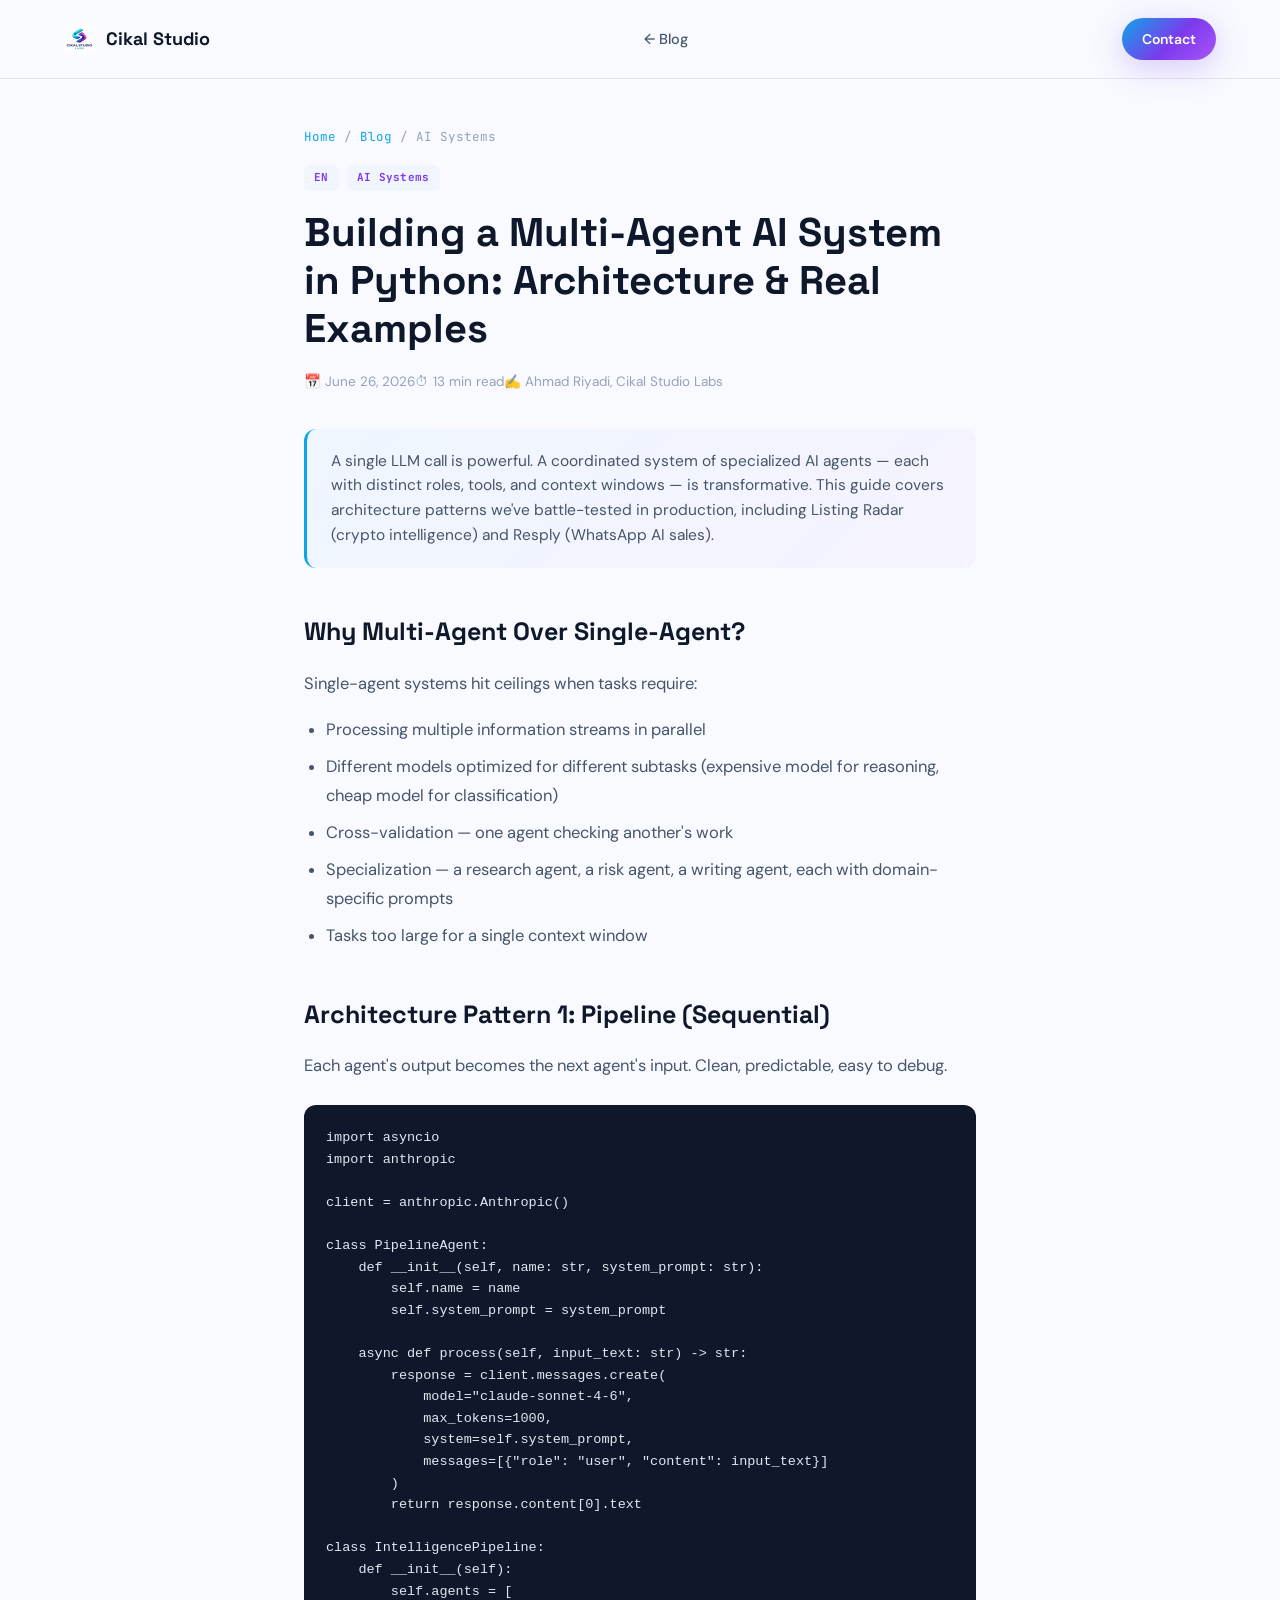
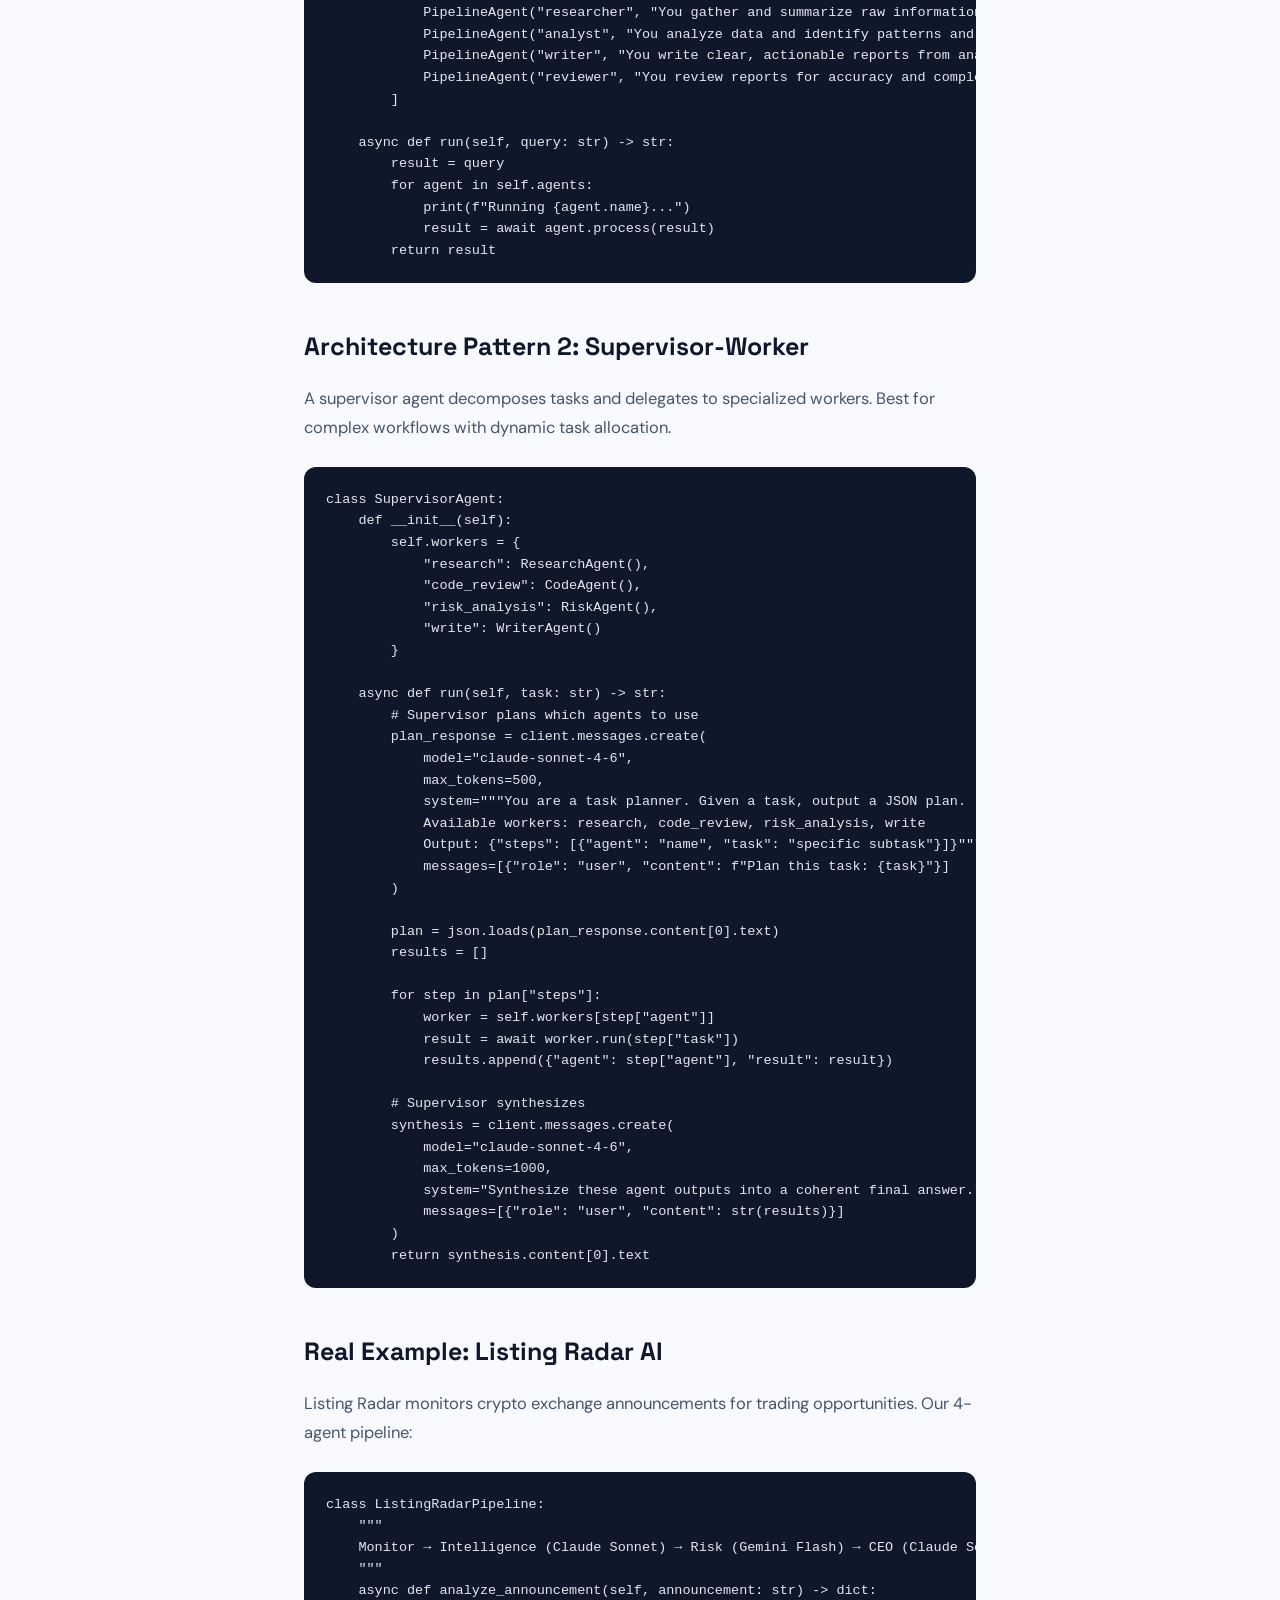
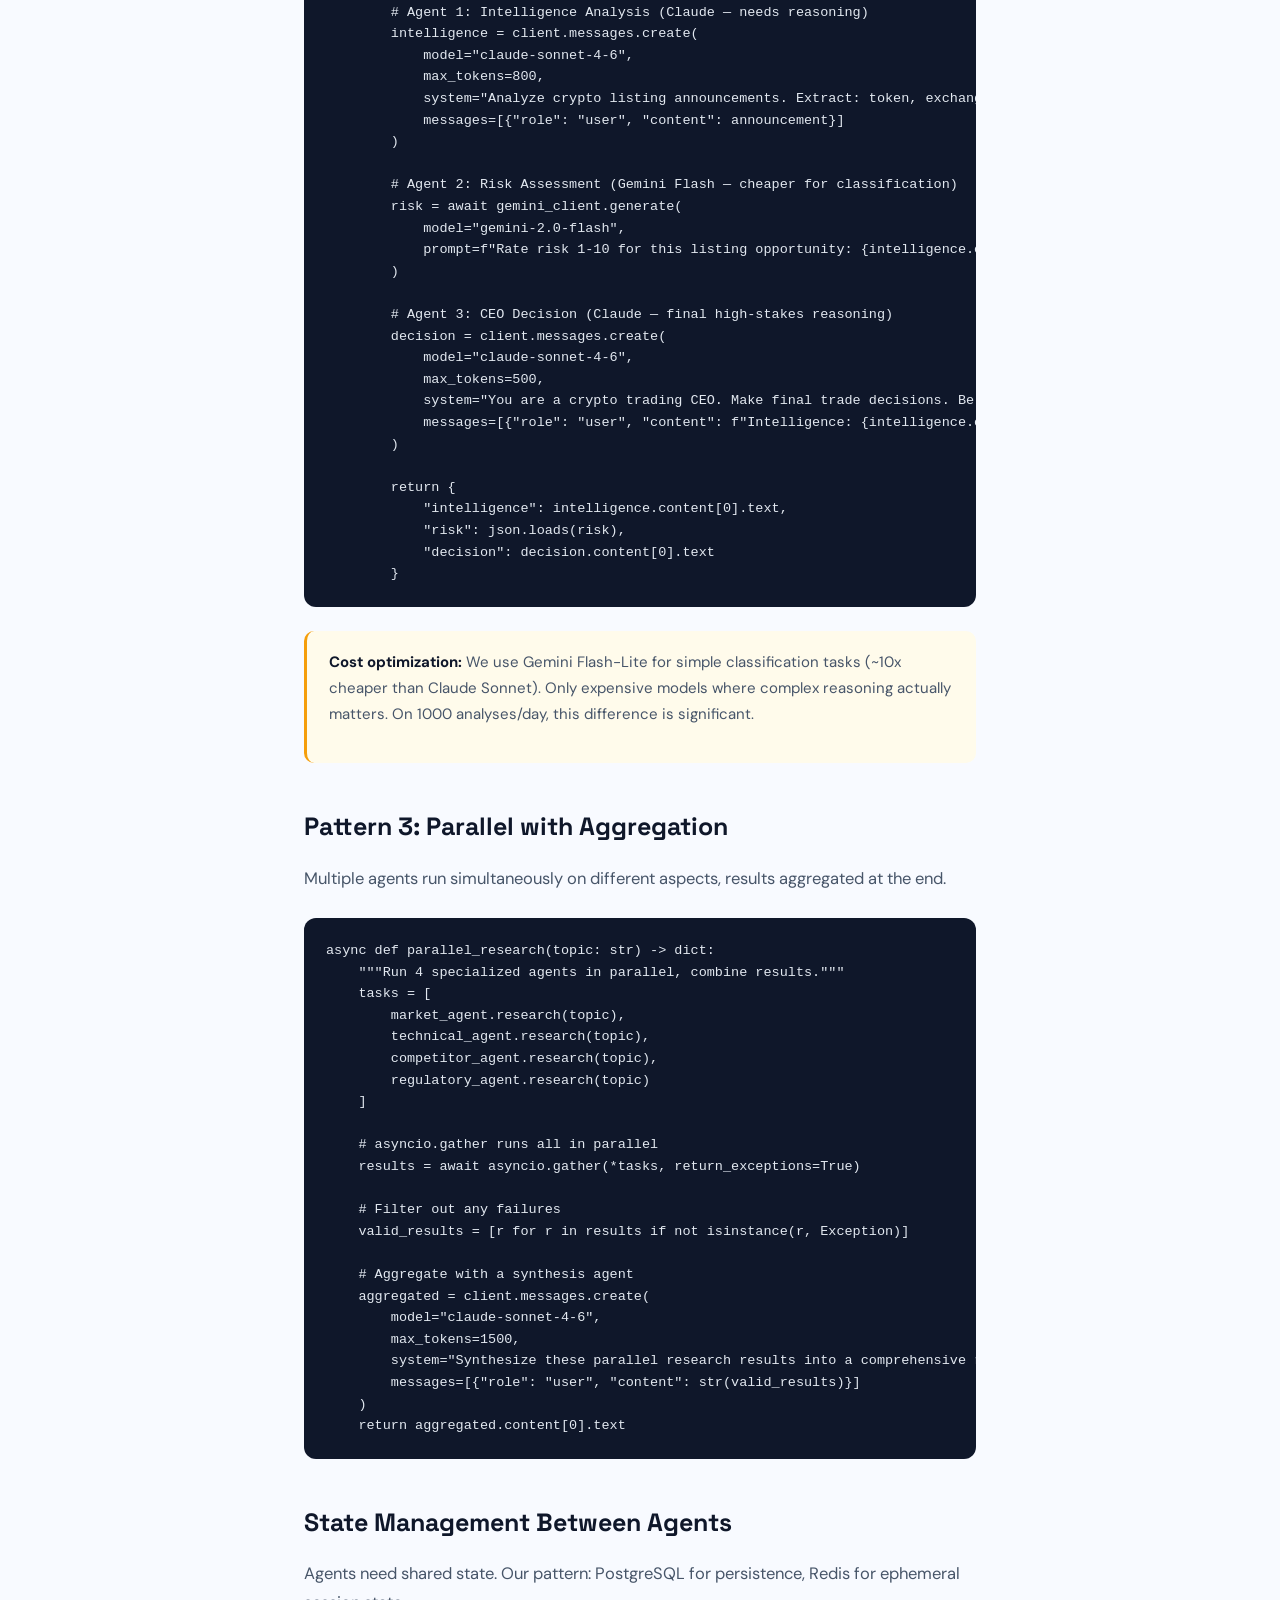
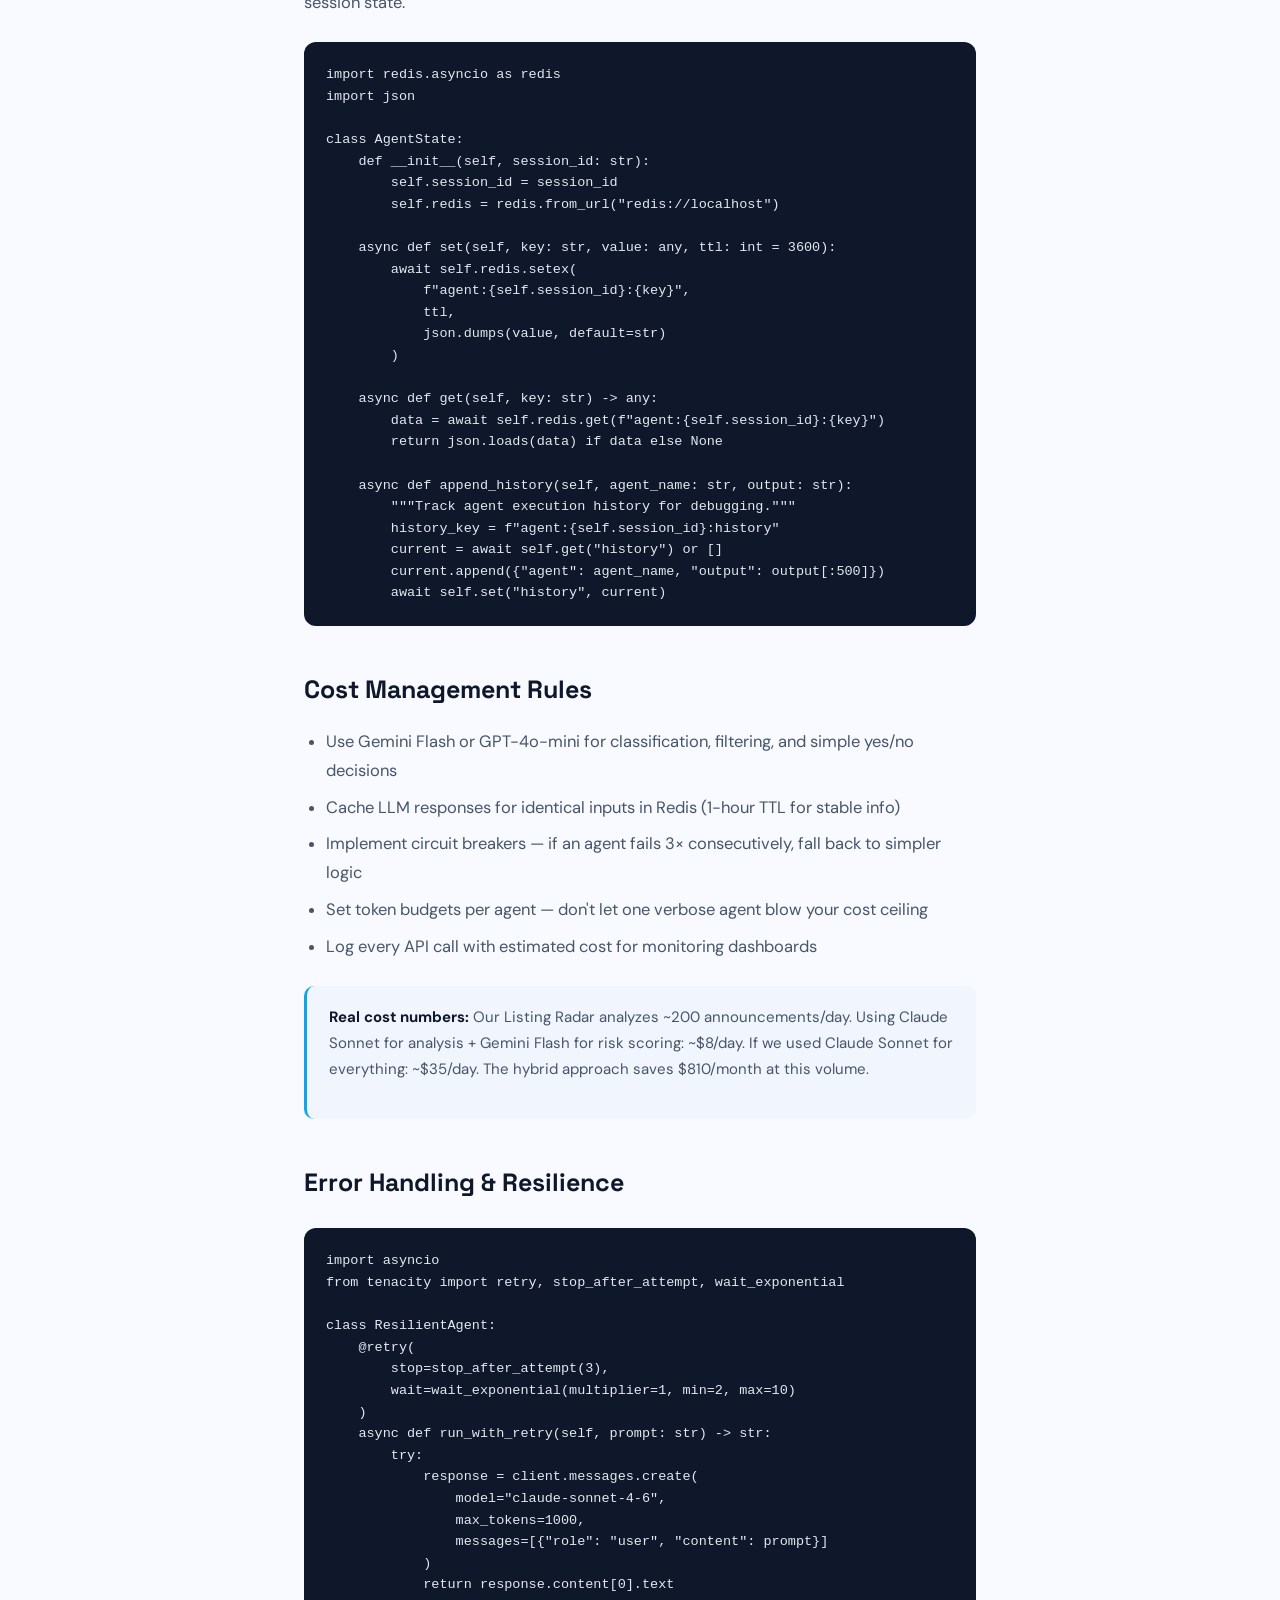
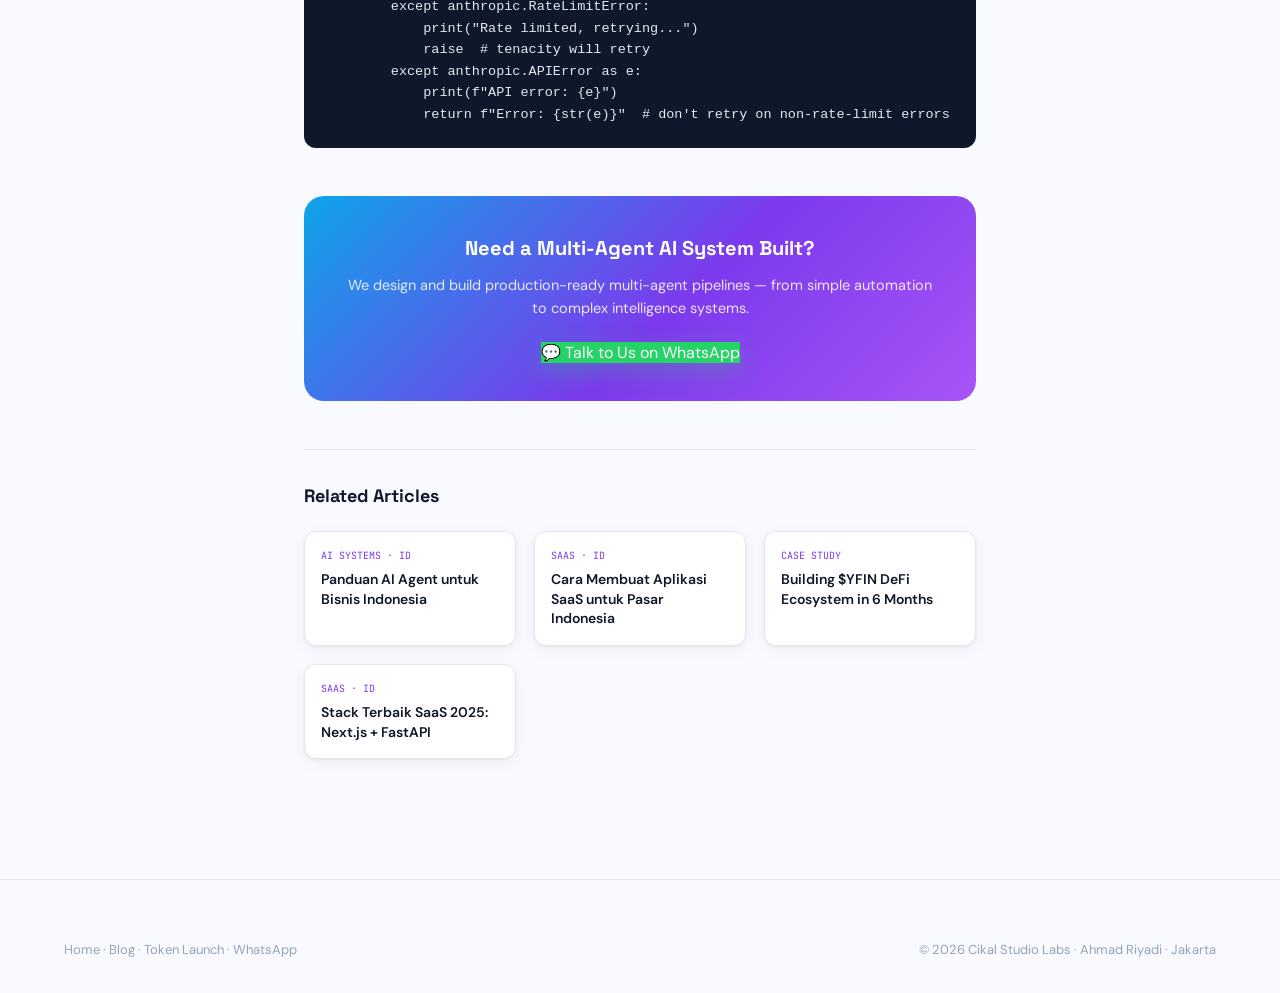
<file: blog/en/multi-agent-ai-system-python.html>
<!DOCTYPE html>
<html lang="en">
<head>
<meta charset="UTF-8"><meta name="viewport" content="width=device-width,initial-scale=1.0">
<title>Building a Multi-Agent AI System in Python: Architecture & Real Examples | Cikal Studio Labs</title>
<meta name="description" content="How to design, coordinate, and deploy a multi-agent AI pipeline using Claude and FastAPI — with real production examples from Cikal Studio Labs projects including Listing Radar and Resply.">
<link rel="canonical" href="https://www.cikal.studio/blog/en/multi-agent-ai-system-python.html">
<script type="application/ld+json">{"@context":"https://schema.org","@type":"Article","headline":"Building a Multi-Agent AI System in Python: Architecture & Real Examples","datePublished":"2026-06-26","author":{"@type":"Person","name":"Ahmad Riyadi"},"publisher":{"@type":"Organization","name":"Cikal Studio Labs","url":"https://www.cikal.studio/"}}</script>
<link rel="preconnect" href="https://fonts.googleapis.com">
<link rel="preconnect" href="https://fonts.gstatic.com" crossorigin>
<link href="https://fonts.googleapis.com/css2?family=Space+Grotesk:wght@500;600;700&family=DM+Sans:wght@400;500;600;700&family=JetBrains+Mono:wght@400;500;600&display=swap" rel="stylesheet">
<link rel="icon" href="../../images/logo.png">
<link rel="stylesheet" href="../../assets/styles.css">
<style>#navbar{position:static;background:transparent;padding:18px 0;border-bottom:1px solid var(--border)}.article-wrap{padding-top:48px}</style>
</head>
<body>
<nav id="navbar">
  <div class="container nav-inner">
    <a href="../../index.html" class="nav-logo"><img src="../../images/logo.png" alt="Cikal Studio"> Cikal Studio</a>
    <div class="nav-links"><a href="../">← Blog</a></div>
    <a href="https://wa.me/628118885567" class="nav-cta">Contact</a>
  </div>
</nav>
<div class="article-wrap">
  <div class="article-header">
    <div class="breadcrumb"><a href="../../">Home</a> / <a href="../">Blog</a> / AI Systems</div>
    <div class="art-badges"><span class="badge badge-en">EN</span><span class="badge badge-cat">AI Systems</span></div>
    <h1>Building a Multi-Agent AI System in Python: Architecture & Real Examples</h1>
    <div class="art-meta"><span>📅 June 26, 2026</span><span>⏱ 13 min read</span><span>✍️ Ahmad Riyadi, Cikal Studio Labs</span></div>
  </div>
  <div class="art-intro">
    A single LLM call is powerful. A coordinated system of specialized AI agents — each with distinct roles, tools, and context windows — is transformative. This guide covers architecture patterns we've battle-tested in production, including Listing Radar (crypto intelligence) and Resply (WhatsApp AI sales).
  </div>
  <div class="article-body">
    <h2>Why Multi-Agent Over Single-Agent?</h2>
    <p>Single-agent systems hit ceilings when tasks require:</p>
    <ul>
      <li>Processing multiple information streams in parallel</li>
      <li>Different models optimized for different subtasks (expensive model for reasoning, cheap model for classification)</li>
      <li>Cross-validation — one agent checking another's work</li>
      <li>Specialization — a research agent, a risk agent, a writing agent, each with domain-specific prompts</li>
      <li>Tasks too large for a single context window</li>
    </ul>

    <h2>Architecture Pattern 1: Pipeline (Sequential)</h2>
    <p>Each agent's output becomes the next agent's input. Clean, predictable, easy to debug.</p>
    <div class="code-block"><pre>import asyncio
import anthropic

client = anthropic.Anthropic()

class PipelineAgent:
    def __init__(self, name: str, system_prompt: str):
        self.name = name
        self.system_prompt = system_prompt

    async def process(self, input_text: str) -> str:
        response = client.messages.create(
            model="claude-sonnet-4-6",
            max_tokens=1000,
            system=self.system_prompt,
            messages=[{"role": "user", "content": input_text}]
        )
        return response.content[0].text

class IntelligencePipeline:
    def __init__(self):
        self.agents = [
            PipelineAgent("researcher", "You gather and summarize raw information."),
            PipelineAgent("analyst", "You analyze data and identify patterns and insights."),
            PipelineAgent("writer", "You write clear, actionable reports from analysis."),
            PipelineAgent("reviewer", "You review reports for accuracy and completeness.")
        ]

    async def run(self, query: str) -> str:
        result = query
        for agent in self.agents:
            print(f"Running {agent.name}...")
            result = await agent.process(result)
        return result</pre></div>

    <h2>Architecture Pattern 2: Supervisor-Worker</h2>
    <p>A supervisor agent decomposes tasks and delegates to specialized workers. Best for complex workflows with dynamic task allocation.</p>
    <div class="code-block"><pre>class SupervisorAgent:
    def __init__(self):
        self.workers = {
            "research": ResearchAgent(),
            "code_review": CodeAgent(),
            "risk_analysis": RiskAgent(),
            "write": WriterAgent()
        }

    async def run(self, task: str) -> str:
        # Supervisor plans which agents to use
        plan_response = client.messages.create(
            model="claude-sonnet-4-6",
            max_tokens=500,
            system="""You are a task planner. Given a task, output a JSON plan.
            Available workers: research, code_review, risk_analysis, write
            Output: {"steps": [{"agent": "name", "task": "specific subtask"}]}""",
            messages=[{"role": "user", "content": f"Plan this task: {task}"}]
        )

        plan = json.loads(plan_response.content[0].text)
        results = []

        for step in plan["steps"]:
            worker = self.workers[step["agent"]]
            result = await worker.run(step["task"])
            results.append({"agent": step["agent"], "result": result})

        # Supervisor synthesizes
        synthesis = client.messages.create(
            model="claude-sonnet-4-6",
            max_tokens=1000,
            system="Synthesize these agent outputs into a coherent final answer.",
            messages=[{"role": "user", "content": str(results)}]
        )
        return synthesis.content[0].text</pre></div>

    <h2>Real Example: Listing Radar AI</h2>
    <p>Listing Radar monitors crypto exchange announcements for trading opportunities. Our 4-agent pipeline:</p>
    <div class="code-block"><pre>class ListingRadarPipeline:
    """
    Monitor → Intelligence (Claude Sonnet) → Risk (Gemini Flash) → CEO (Claude Sonnet)
    """
    async def analyze_announcement(self, announcement: str) -> dict:
        # Agent 1: Intelligence Analysis (Claude — needs reasoning)
        intelligence = client.messages.create(
            model="claude-sonnet-4-6",
            max_tokens=800,
            system="Analyze crypto listing announcements. Extract: token, exchange, listing date, price action pattern, market cap estimate.",
            messages=[{"role": "user", "content": announcement}]
        )

        # Agent 2: Risk Assessment (Gemini Flash — cheaper for classification)
        risk = await gemini_client.generate(
            model="gemini-2.0-flash",
            prompt=f"Rate risk 1-10 for this listing opportunity: {intelligence.content[0].text}. Output JSON: {{risk_score, reasons}}"
        )

        # Agent 3: CEO Decision (Claude — final high-stakes reasoning)
        decision = client.messages.create(
            model="claude-sonnet-4-6",
            max_tokens=500,
            system="You are a crypto trading CEO. Make final trade decisions. Be concise and direct.",
            messages=[{"role": "user", "content": f"Intelligence: {intelligence.content[0].text}\nRisk: {risk}\nDecision?"}]
        )

        return {
            "intelligence": intelligence.content[0].text,
            "risk": json.loads(risk),
            "decision": decision.content[0].text
        }</pre></div>

    <div class="callout callout-gold">
      <p><strong>Cost optimization:</strong> We use Gemini Flash-Lite for simple classification tasks (~10x cheaper than Claude Sonnet). Only expensive models where complex reasoning actually matters. On 1000 analyses/day, this difference is significant.</p>
    </div>

    <h2>Pattern 3: Parallel with Aggregation</h2>
    <p>Multiple agents run simultaneously on different aspects, results aggregated at the end.</p>
    <div class="code-block"><pre>async def parallel_research(topic: str) -> dict:
    """Run 4 specialized agents in parallel, combine results."""
    tasks = [
        market_agent.research(topic),
        technical_agent.research(topic),
        competitor_agent.research(topic),
        regulatory_agent.research(topic)
    ]

    # asyncio.gather runs all in parallel
    results = await asyncio.gather(*tasks, return_exceptions=True)

    # Filter out any failures
    valid_results = [r for r in results if not isinstance(r, Exception)]

    # Aggregate with a synthesis agent
    aggregated = client.messages.create(
        model="claude-sonnet-4-6",
        max_tokens=1500,
        system="Synthesize these parallel research results into a comprehensive report.",
        messages=[{"role": "user", "content": str(valid_results)}]
    )
    return aggregated.content[0].text</pre></div>

    <h2>State Management Between Agents</h2>
    <p>Agents need shared state. Our pattern: PostgreSQL for persistence, Redis for ephemeral session state.</p>
    <div class="code-block"><pre>import redis.asyncio as redis
import json

class AgentState:
    def __init__(self, session_id: str):
        self.session_id = session_id
        self.redis = redis.from_url("redis://localhost")

    async def set(self, key: str, value: any, ttl: int = 3600):
        await self.redis.setex(
            f"agent:{self.session_id}:{key}",
            ttl,
            json.dumps(value, default=str)
        )

    async def get(self, key: str) -> any:
        data = await self.redis.get(f"agent:{self.session_id}:{key}")
        return json.loads(data) if data else None

    async def append_history(self, agent_name: str, output: str):
        """Track agent execution history for debugging."""
        history_key = f"agent:{self.session_id}:history"
        current = await self.get("history") or []
        current.append({"agent": agent_name, "output": output[:500]})
        await self.set("history", current)</pre></div>

    <h2>Cost Management Rules</h2>
    <ul>
      <li>Use Gemini Flash or GPT-4o-mini for classification, filtering, and simple yes/no decisions</li>
      <li>Cache LLM responses for identical inputs in Redis (1-hour TTL for stable info)</li>
      <li>Implement circuit breakers — if an agent fails 3× consecutively, fall back to simpler logic</li>
      <li>Set token budgets per agent — don't let one verbose agent blow your cost ceiling</li>
      <li>Log every API call with estimated cost for monitoring dashboards</li>
    </ul>

    <div class="callout">
      <p><strong>Real cost numbers:</strong> Our Listing Radar analyzes ~200 announcements/day. Using Claude Sonnet for analysis + Gemini Flash for risk scoring: ~$8/day. If we used Claude Sonnet for everything: ~$35/day. The hybrid approach saves $810/month at this volume.</p>
    </div>

    <h2>Error Handling & Resilience</h2>
    <div class="code-block"><pre>import asyncio
from tenacity import retry, stop_after_attempt, wait_exponential

class ResilientAgent:
    @retry(
        stop=stop_after_attempt(3),
        wait=wait_exponential(multiplier=1, min=2, max=10)
    )
    async def run_with_retry(self, prompt: str) -> str:
        try:
            response = client.messages.create(
                model="claude-sonnet-4-6",
                max_tokens=1000,
                messages=[{"role": "user", "content": prompt}]
            )
            return response.content[0].text
        except anthropic.RateLimitError:
            print("Rate limited, retrying...")
            raise  # tenacity will retry
        except anthropic.APIError as e:
            print(f"API error: {e}")
            return f"Error: {str(e)}"  # don't retry on non-rate-limit errors</pre></div>
  </div>
  <div class="art-cta">
    <h3>Need a Multi-Agent AI System Built?</h3>
    <p>We design and build production-ready multi-agent pipelines — from simple automation to complex intelligence systems.</p>
    <a href="https://wa.me/628118885567" target="_blank" class="btn-wa">💬 Talk to Us on WhatsApp</a>
  </div>
  <div class="related">
    <h3>Related Articles</h3>
    <div class="related-grid">
      <a href="../id/panduan-ai-agent-bisnis-indonesia.html" class="related-card"><div class="rc-cat">AI Systems · ID</div><h4>Panduan AI Agent untuk Bisnis Indonesia</h4></a>
      <a href="../id/cara-membuat-saas-indonesia.html" class="related-card"><div class="rc-cat">SaaS · ID</div><h4>Cara Membuat Aplikasi SaaS untuk Pasar Indonesia</h4></a>
      <a href="yfin-ecosystem-case-study.html" class="related-card"><div class="rc-cat">Case Study</div><h4>Building $YFIN DeFi Ecosystem in 6 Months</h4></a>
      <a href="../id/nextjs-fastapi-saas-stack-indonesia.html" class="related-card"><div class="rc-cat">SaaS · ID</div><h4>Stack Terbaik SaaS 2025: Next.js + FastAPI</h4></a>
    </div>
  </div>
</div>
<footer>
  <div class="container footer-bottom" style="border-top:none;padding-top:0">
    <span><a href="../../index.html">Home</a> · <a href="../">Blog</a> · <a href="../../token-launch.html">Token Launch</a> · <a href="https://wa.me/628118885567">WhatsApp</a></span>
    <span>© 2026 Cikal Studio Labs · Ahmad Riyadi · Jakarta</span>
  </div>
</footer>
<script src="../../assets/script.js"></script>
</body></html>
</file>
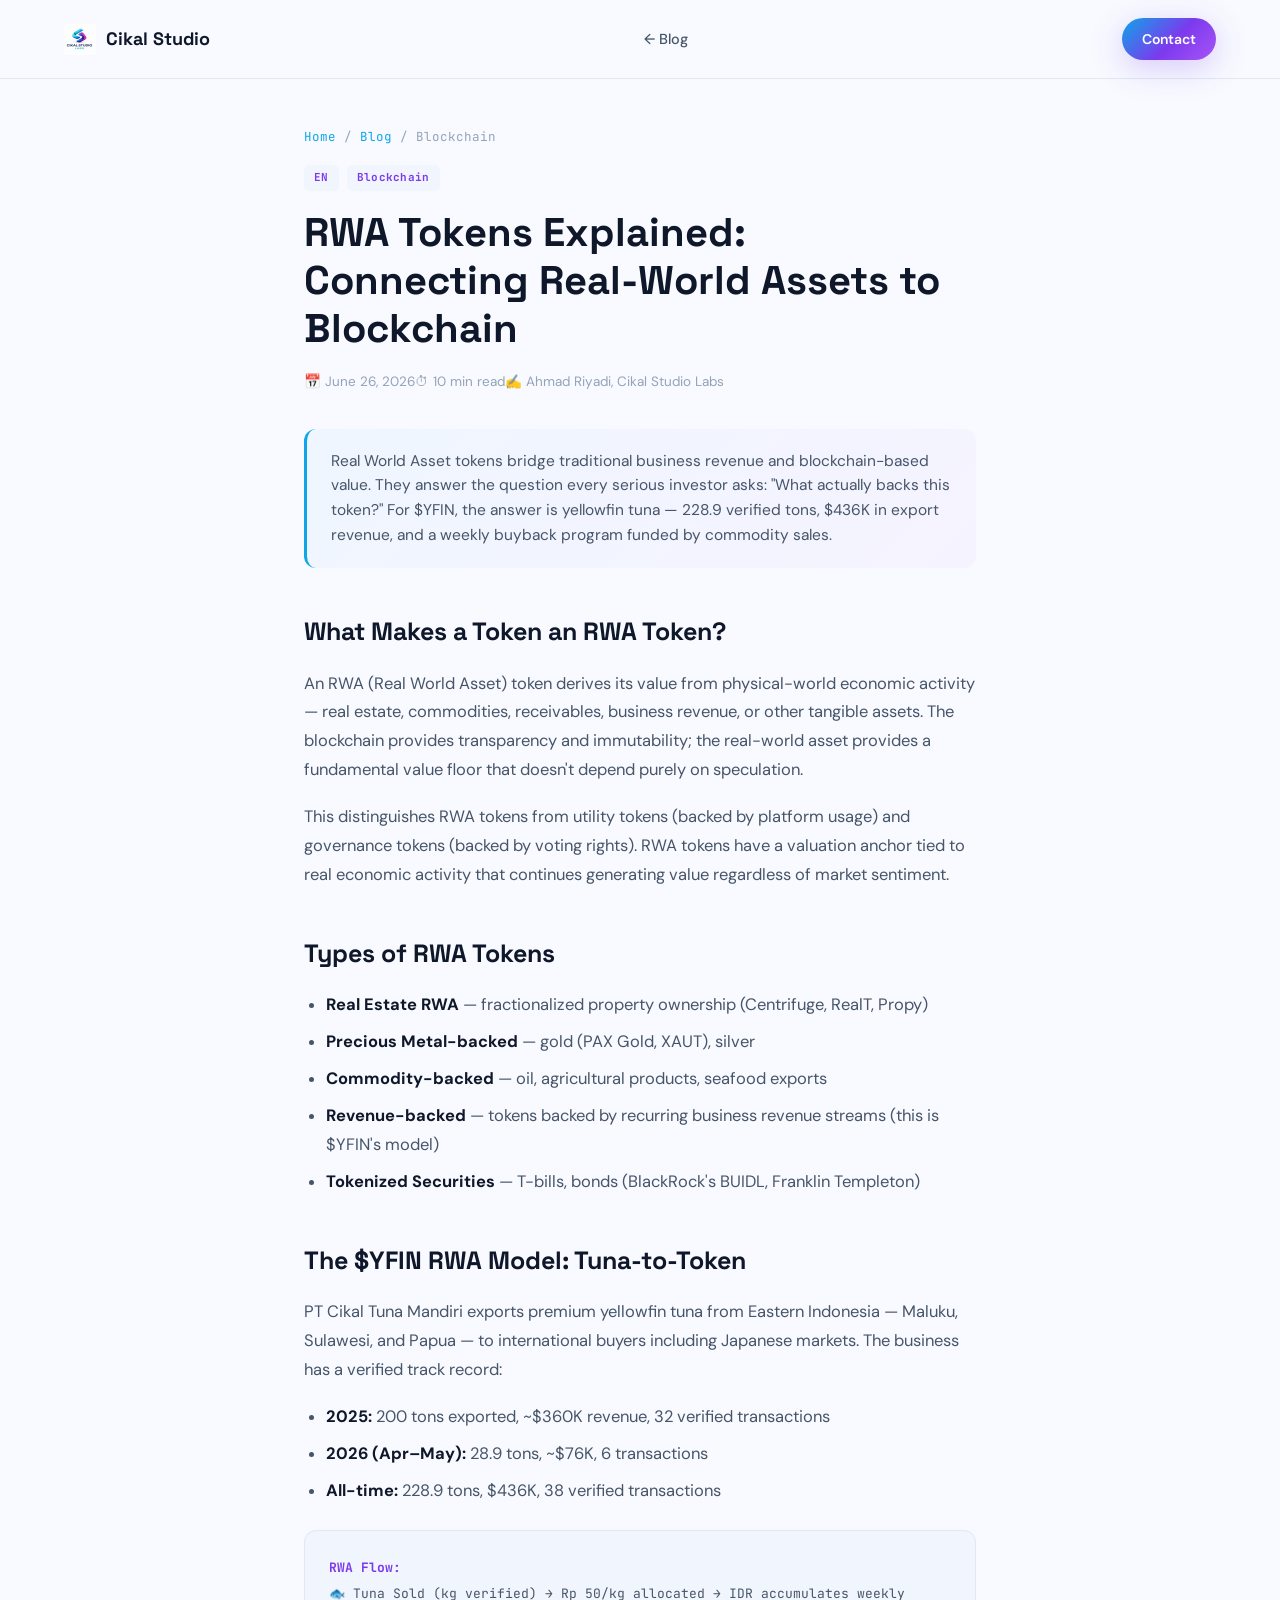
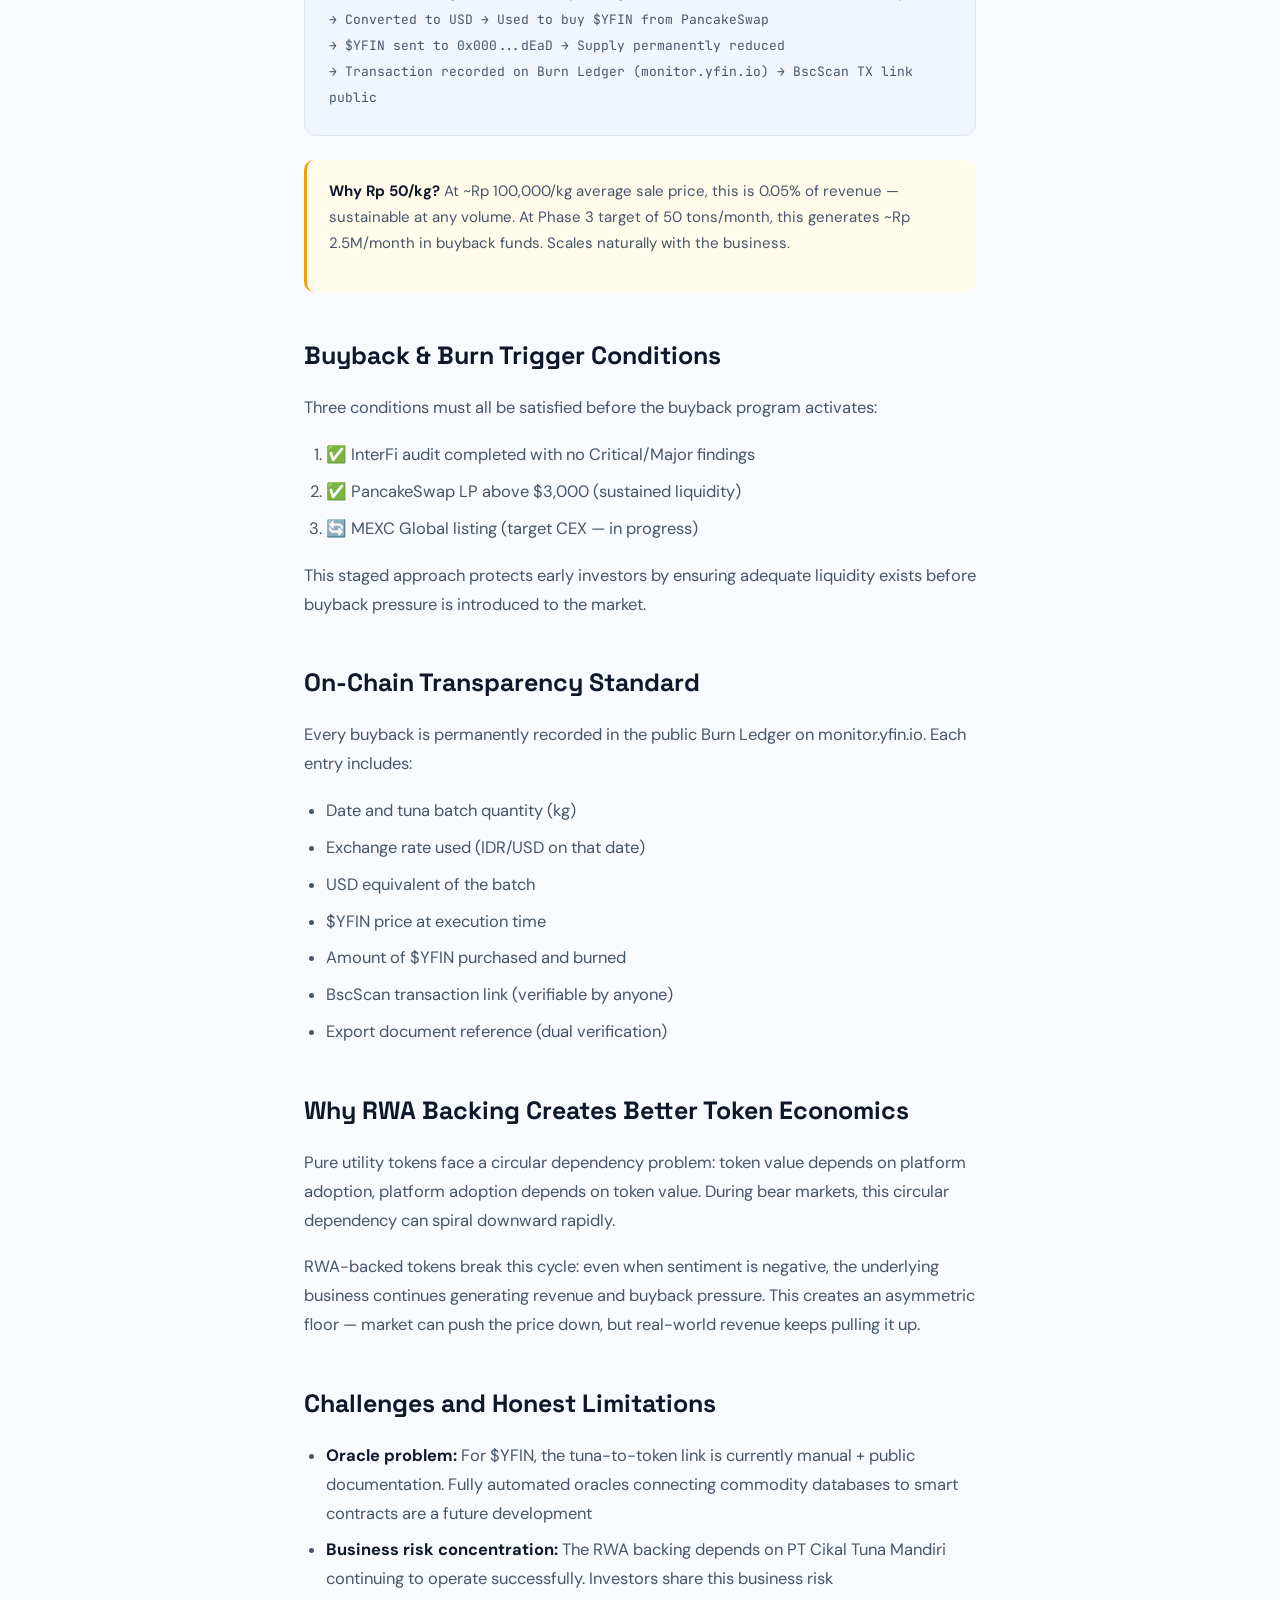
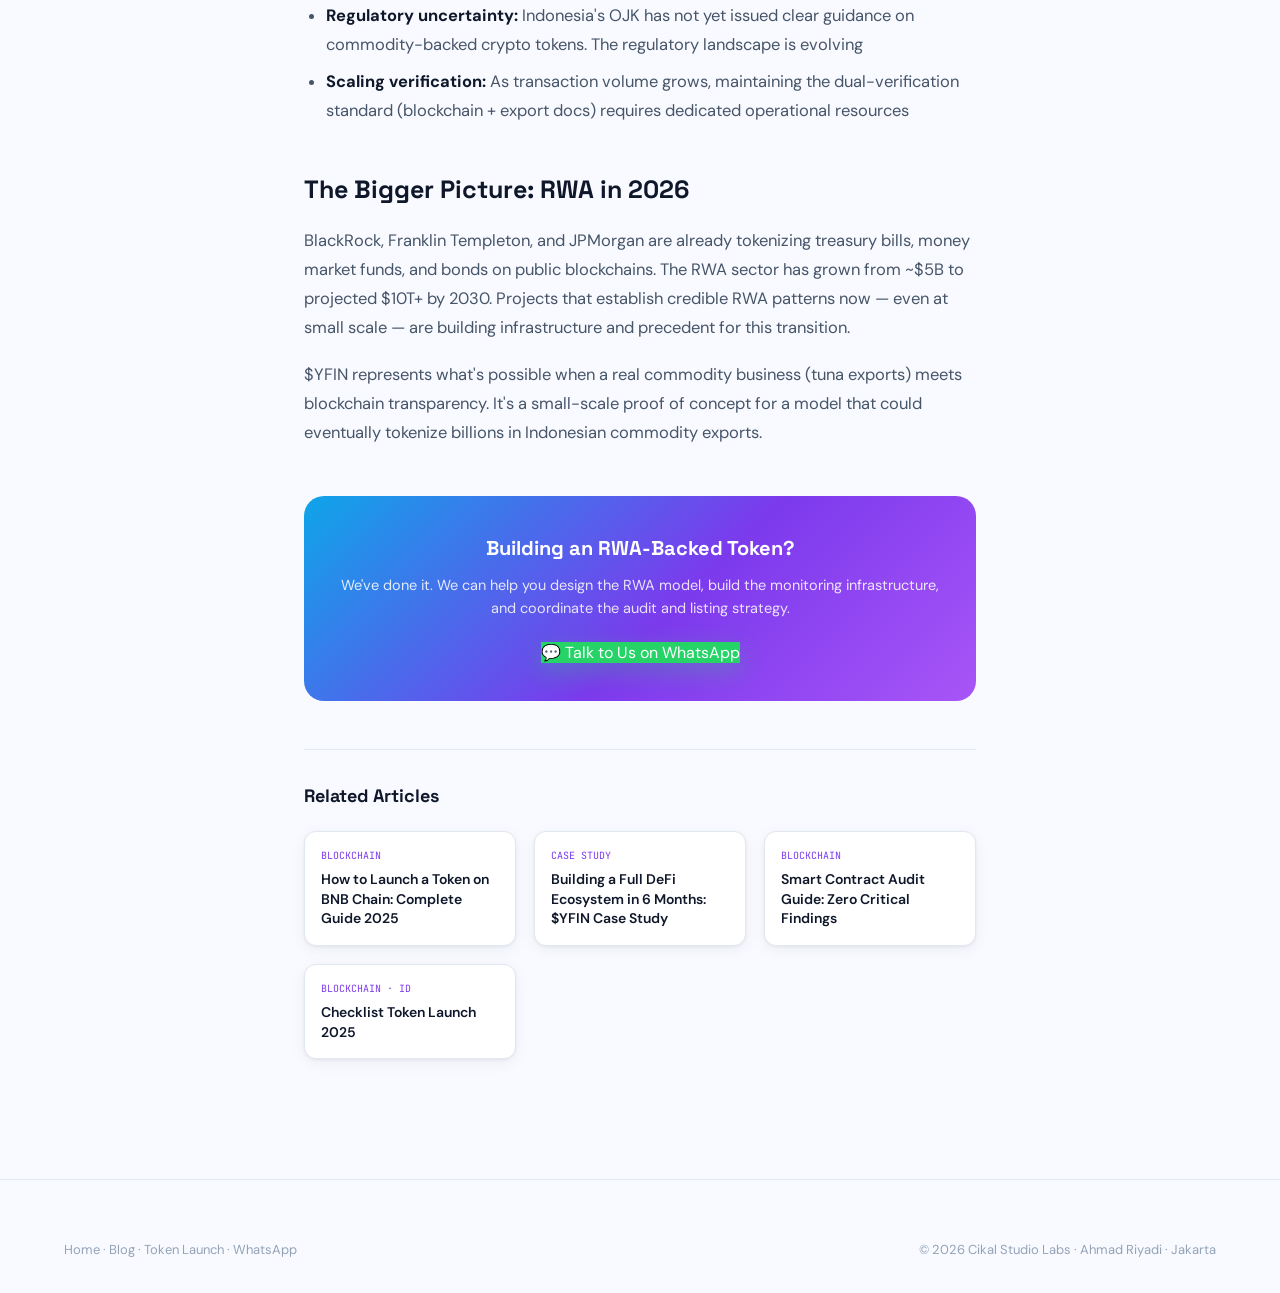
<file: blog/en/rwa-token-real-world-assets-blockchain.html>
<!DOCTYPE html>
<html lang="en">
<head>
<meta charset="UTF-8"><meta name="viewport" content="width=device-width,initial-scale=1.0">
<title>RWA Tokens Explained: Connecting Real-World Assets to Blockchain | Cikal Studio Labs</title>
<meta name="description" content="How Real World Asset tokens work, why they matter, and how $YFIN uses verified yellowfin tuna export revenue as RWA backing for its weekly buyback and burn program.">
<link rel="canonical" href="https://www.cikal.studio/blog/en/rwa-token-real-world-assets-blockchain.html">
<script type="application/ld+json">{"@context":"https://schema.org","@type":"Article","headline":"RWA Tokens Explained: Connecting Real-World Assets to Blockchain","datePublished":"2026-06-26","author":{"@type":"Person","name":"Ahmad Riyadi"},"publisher":{"@type":"Organization","name":"Cikal Studio Labs","url":"https://www.cikal.studio/"}}</script>
<link rel="preconnect" href="https://fonts.googleapis.com">
<link rel="preconnect" href="https://fonts.gstatic.com" crossorigin>
<link href="https://fonts.googleapis.com/css2?family=Space+Grotesk:wght@500;600;700&family=DM+Sans:wght@400;500;600;700&family=JetBrains+Mono:wght@400;500;600&display=swap" rel="stylesheet">
<link rel="icon" href="../../images/logo.png">
<link rel="stylesheet" href="../../assets/styles.css">
<style>#navbar{position:static;background:transparent;padding:18px 0;border-bottom:1px solid var(--border)}.article-wrap{padding-top:48px}.flow-diagram{background:var(--card-2);border:1px solid var(--border);border-radius:12px;padding:24px;margin:24px 0;font-family:var(--font-mono);font-size:13px;color:var(--text-2);line-height:2}.flow-diagram strong{color:var(--purple)}</style>
</head>
<body>
<nav id="navbar">
  <div class="container nav-inner">
    <a href="../../index.html" class="nav-logo"><img src="../../images/logo.png" alt="Cikal Studio"> Cikal Studio</a>
    <div class="nav-links"><a href="../">← Blog</a></div>
    <a href="https://wa.me/628118885567" class="nav-cta">Contact</a>
  </div>
</nav>
<div class="article-wrap">
  <div class="article-header">
    <div class="breadcrumb"><a href="../../">Home</a> / <a href="../">Blog</a> / Blockchain</div>
    <div class="art-badges"><span class="badge badge-en">EN</span><span class="badge badge-cat">Blockchain</span></div>
    <h1>RWA Tokens Explained: Connecting Real-World Assets to Blockchain</h1>
    <div class="art-meta"><span>📅 June 26, 2026</span><span>⏱ 10 min read</span><span>✍️ Ahmad Riyadi, Cikal Studio Labs</span></div>
  </div>
  <div class="art-intro">
    Real World Asset tokens bridge traditional business revenue and blockchain-based value. They answer the question every serious investor asks: "What actually backs this token?" For $YFIN, the answer is yellowfin tuna — 228.9 verified tons, $436K in export revenue, and a weekly buyback program funded by commodity sales.
  </div>
  <div class="article-body">
    <h2>What Makes a Token an RWA Token?</h2>
    <p>An RWA (Real World Asset) token derives its value from physical-world economic activity — real estate, commodities, receivables, business revenue, or other tangible assets. The blockchain provides transparency and immutability; the real-world asset provides a fundamental value floor that doesn't depend purely on speculation.</p>
    <p>This distinguishes RWA tokens from utility tokens (backed by platform usage) and governance tokens (backed by voting rights). RWA tokens have a valuation anchor tied to real economic activity that continues generating value regardless of market sentiment.</p>

    <h2>Types of RWA Tokens</h2>
    <ul>
      <li><strong>Real Estate RWA</strong> — fractionalized property ownership (Centrifuge, RealT, Propy)</li>
      <li><strong>Precious Metal-backed</strong> — gold (PAX Gold, XAUT), silver</li>
      <li><strong>Commodity-backed</strong> — oil, agricultural products, seafood exports</li>
      <li><strong>Revenue-backed</strong> — tokens backed by recurring business revenue streams (this is $YFIN's model)</li>
      <li><strong>Tokenized Securities</strong> — T-bills, bonds (BlackRock's BUIDL, Franklin Templeton)</li>
    </ul>

    <h2>The $YFIN RWA Model: Tuna-to-Token</h2>
    <p>PT Cikal Tuna Mandiri exports premium yellowfin tuna from Eastern Indonesia — Maluku, Sulawesi, and Papua — to international buyers including Japanese markets. The business has a verified track record:</p>
    <ul>
      <li><strong>2025:</strong> 200 tons exported, ~$360K revenue, 32 verified transactions</li>
      <li><strong>2026 (Apr–May):</strong> 28.9 tons, ~$76K, 6 transactions</li>
      <li><strong>All-time:</strong> 228.9 tons, $436K, 38 verified transactions</li>
    </ul>

    <div class="flow-diagram">
      <strong>RWA Flow:</strong><br/>
      🐟 Tuna Sold (kg verified) → Rp 50/kg allocated → IDR accumulates weekly<br/>
      → Converted to USD → Used to buy $YFIN from PancakeSwap<br/>
      → $YFIN sent to 0x000...dEaD → Supply permanently reduced<br/>
      → Transaction recorded on Burn Ledger (monitor.yfin.io) → BscScan TX link public
    </div>

    <div class="callout callout-gold">
      <p><strong>Why Rp 50/kg?</strong> At ~Rp 100,000/kg average sale price, this is 0.05% of revenue — sustainable at any volume. At Phase 3 target of 50 tons/month, this generates ~Rp 2.5M/month in buyback funds. Scales naturally with the business.</p>
    </div>

    <h2>Buyback & Burn Trigger Conditions</h2>
    <p>Three conditions must all be satisfied before the buyback program activates:</p>
    <ol>
      <li>✅ InterFi audit completed with no Critical/Major findings</li>
      <li>✅ PancakeSwap LP above $3,000 (sustained liquidity)</li>
      <li>🔄 MEXC Global listing (target CEX — in progress)</li>
    </ol>
    <p>This staged approach protects early investors by ensuring adequate liquidity exists before buyback pressure is introduced to the market.</p>

    <h2>On-Chain Transparency Standard</h2>
    <p>Every buyback is permanently recorded in the public Burn Ledger on monitor.yfin.io. Each entry includes:</p>
    <ul>
      <li>Date and tuna batch quantity (kg)</li>
      <li>Exchange rate used (IDR/USD on that date)</li>
      <li>USD equivalent of the batch</li>
      <li>$YFIN price at execution time</li>
      <li>Amount of $YFIN purchased and burned</li>
      <li>BscScan transaction link (verifiable by anyone)</li>
      <li>Export document reference (dual verification)</li>
    </ul>

    <h2>Why RWA Backing Creates Better Token Economics</h2>
    <p>Pure utility tokens face a circular dependency problem: token value depends on platform adoption, platform adoption depends on token value. During bear markets, this circular dependency can spiral downward rapidly.</p>
    <p>RWA-backed tokens break this cycle: even when sentiment is negative, the underlying business continues generating revenue and buyback pressure. This creates an asymmetric floor — market can push the price down, but real-world revenue keeps pulling it up.</p>

    <h2>Challenges and Honest Limitations</h2>
    <ul>
      <li><strong>Oracle problem:</strong> For $YFIN, the tuna-to-token link is currently manual + public documentation. Fully automated oracles connecting commodity databases to smart contracts are a future development</li>
      <li><strong>Business risk concentration:</strong> The RWA backing depends on PT Cikal Tuna Mandiri continuing to operate successfully. Investors share this business risk</li>
      <li><strong>Regulatory uncertainty:</strong> Indonesia's OJK has not yet issued clear guidance on commodity-backed crypto tokens. The regulatory landscape is evolving</li>
      <li><strong>Scaling verification:</strong> As transaction volume grows, maintaining the dual-verification standard (blockchain + export docs) requires dedicated operational resources</li>
    </ul>

    <h2>The Bigger Picture: RWA in 2026</h2>
    <p>BlackRock, Franklin Templeton, and JPMorgan are already tokenizing treasury bills, money market funds, and bonds on public blockchains. The RWA sector has grown from ~$5B to projected $10T+ by 2030. Projects that establish credible RWA patterns now — even at small scale — are building infrastructure and precedent for this transition.</p>
    <p>$YFIN represents what's possible when a real commodity business (tuna exports) meets blockchain transparency. It's a small-scale proof of concept for a model that could eventually tokenize billions in Indonesian commodity exports.</p>
  </div>
  <div class="art-cta">
    <h3>Building an RWA-Backed Token?</h3>
    <p>We've done it. We can help you design the RWA model, build the monitoring infrastructure, and coordinate the audit and listing strategy.</p>
    <a href="https://wa.me/628118885567" target="_blank" class="btn-wa">💬 Talk to Us on WhatsApp</a>
  </div>
  <div class="related">
    <h3>Related Articles</h3>
    <div class="related-grid">
      <a href="how-to-launch-token-bnb-chain.html" class="related-card"><div class="rc-cat">Blockchain</div><h4>How to Launch a Token on BNB Chain: Complete Guide 2025</h4></a>
      <a href="yfin-ecosystem-case-study.html" class="related-card"><div class="rc-cat">Case Study</div><h4>Building a Full DeFi Ecosystem in 6 Months: $YFIN Case Study</h4></a>
      <a href="solidity-smart-contract-audit-guide.html" class="related-card"><div class="rc-cat">Blockchain</div><h4>Smart Contract Audit Guide: Zero Critical Findings</h4></a>
      <a href="../id/token-launch-checklist-indonesia.html" class="related-card"><div class="rc-cat">Blockchain · ID</div><h4>Checklist Token Launch 2025</h4></a>
    </div>
  </div>
</div>
<footer>
  <div class="container footer-bottom" style="border-top:none;padding-top:0">
    <span><a href="../../index.html">Home</a> · <a href="../">Blog</a> · <a href="../../token-launch.html">Token Launch</a> · <a href="https://wa.me/628118885567">WhatsApp</a></span>
    <span>© 2026 Cikal Studio Labs · Ahmad Riyadi · Jakarta</span>
  </div>
</footer>
<script src="../../assets/script.js"></script>
</body></html>
</file>
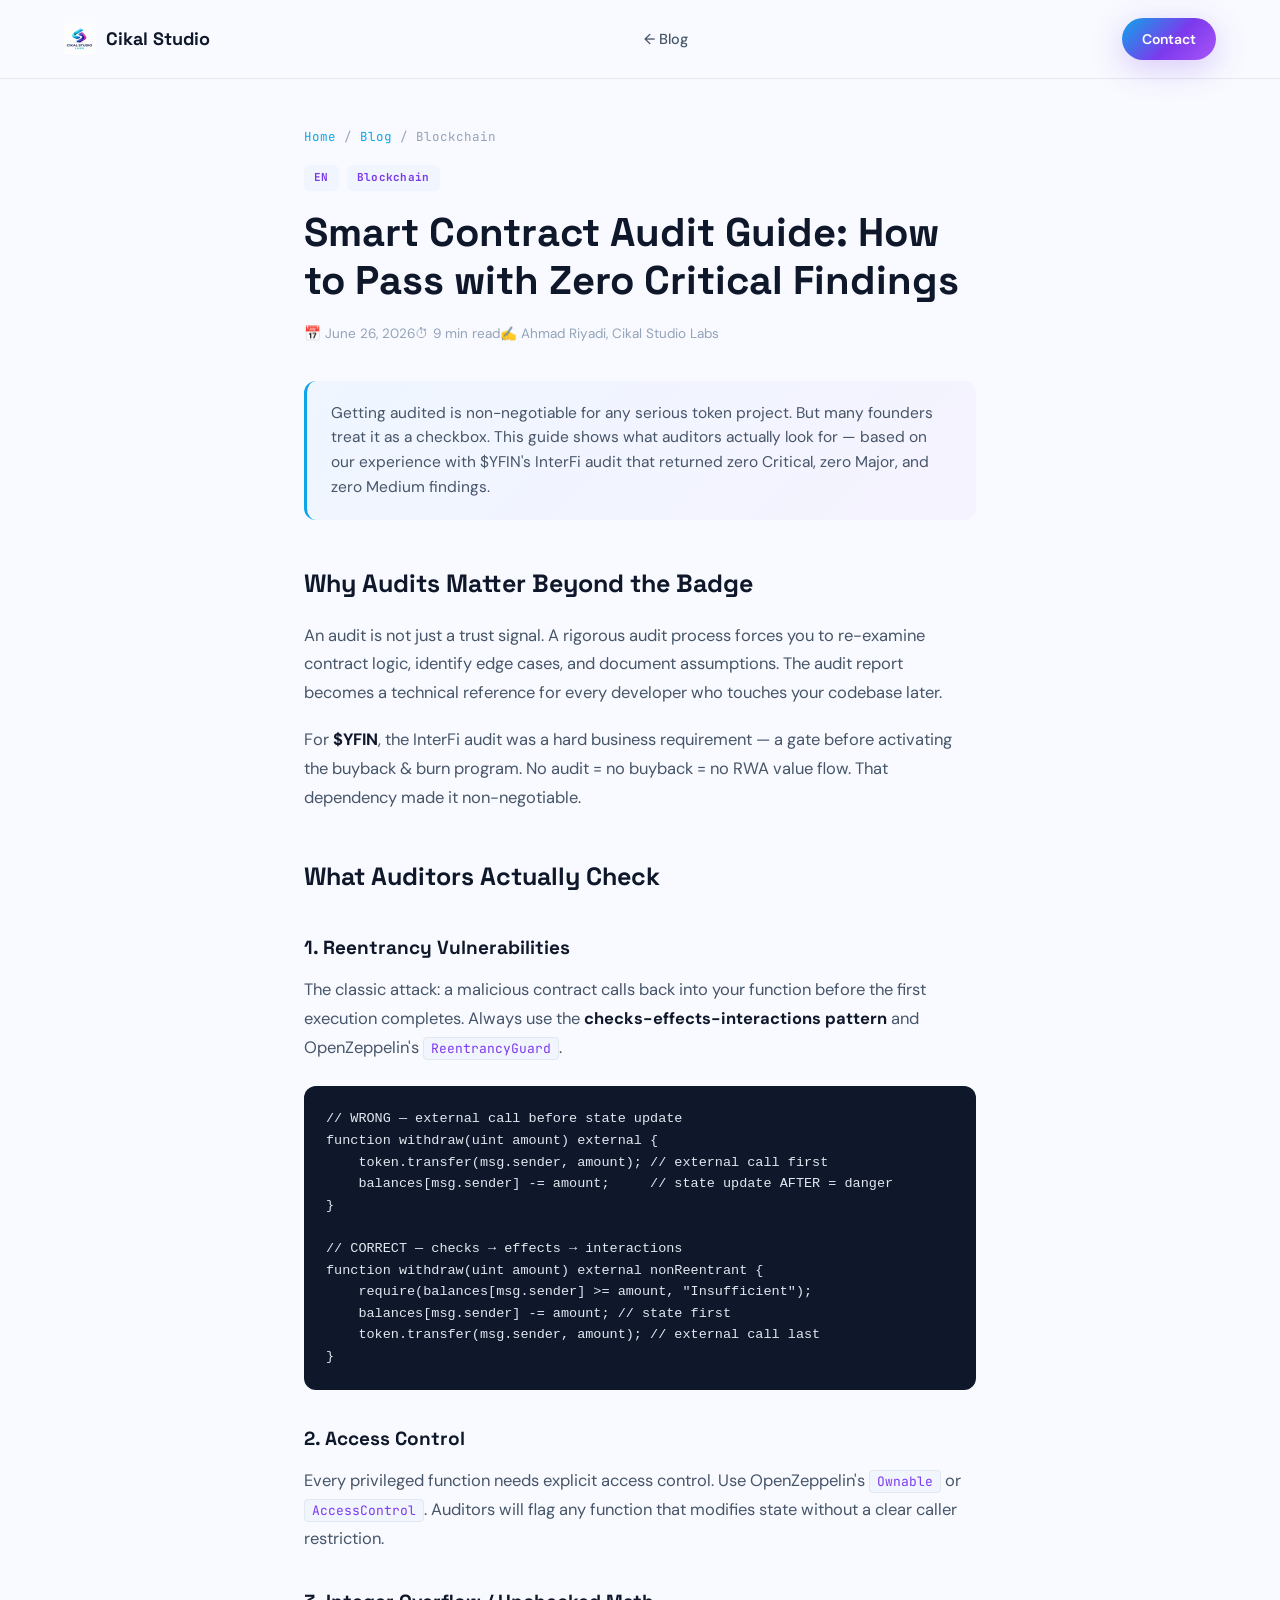
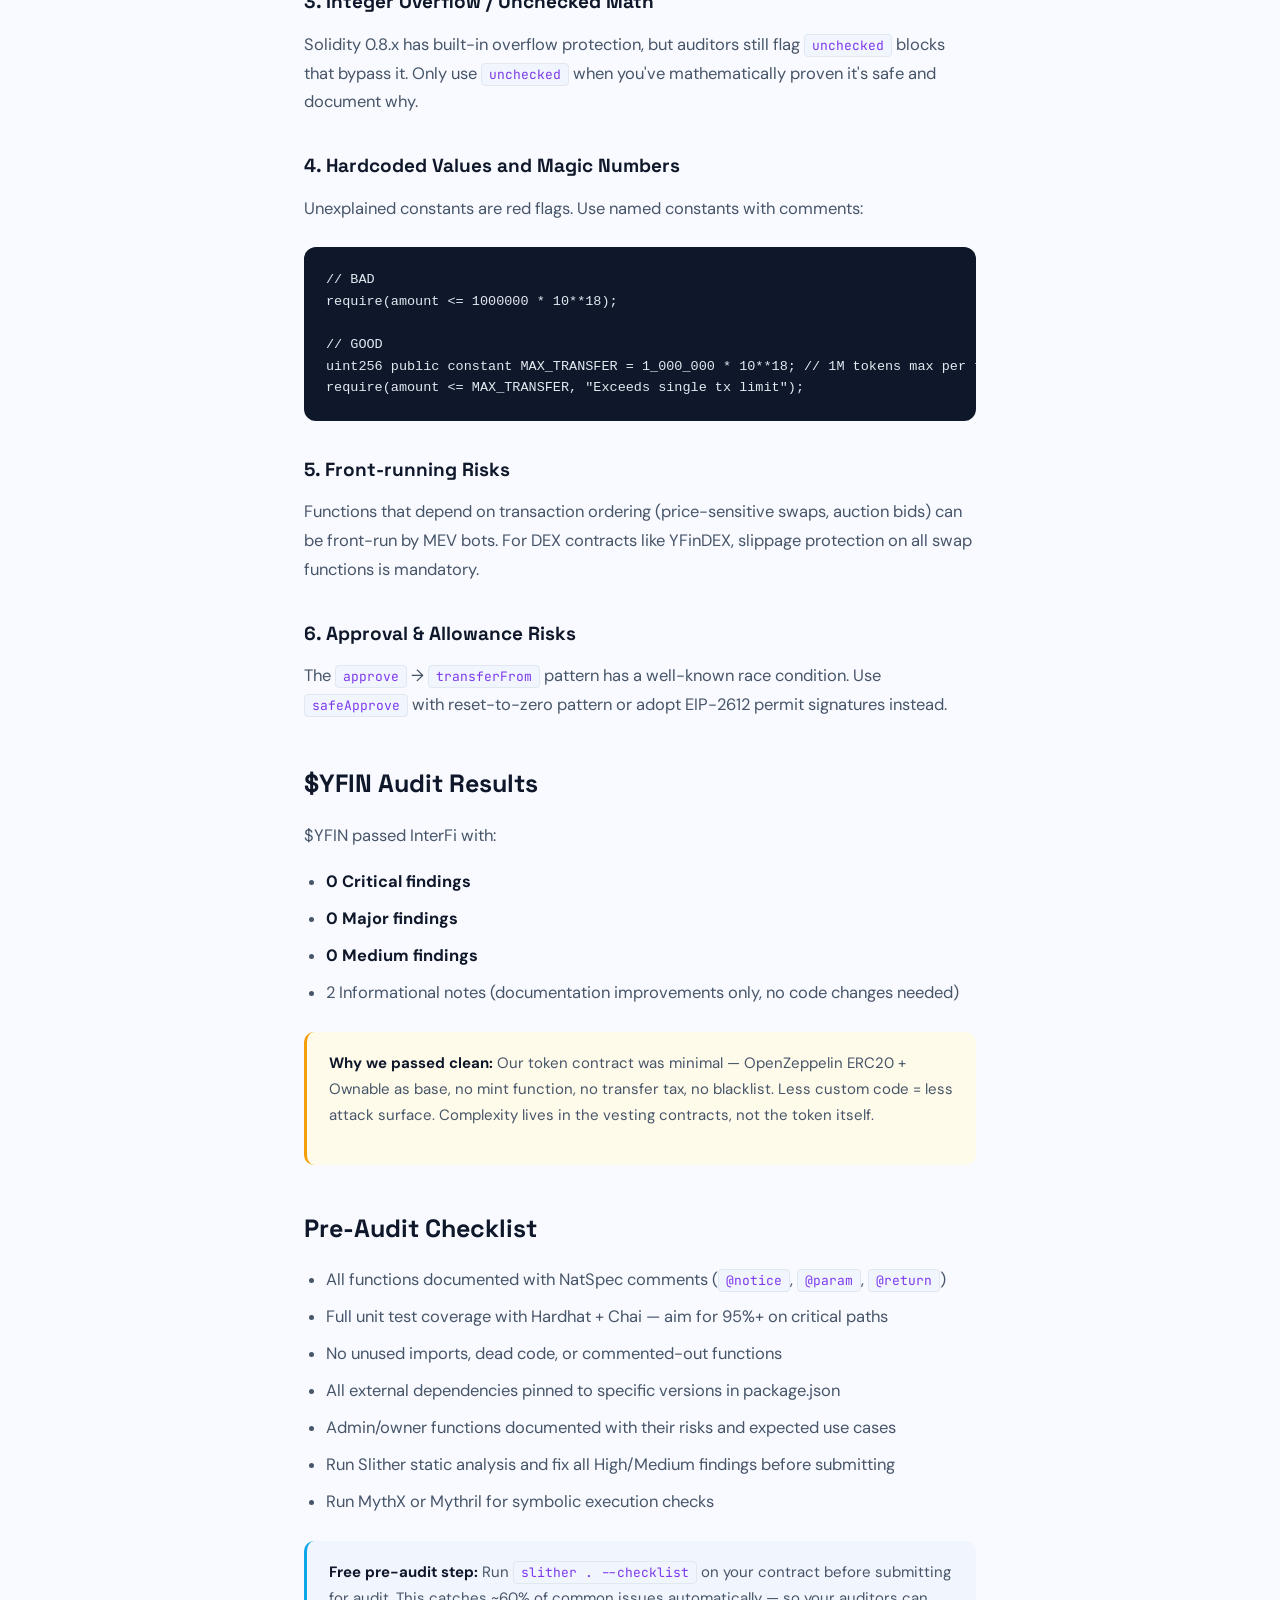
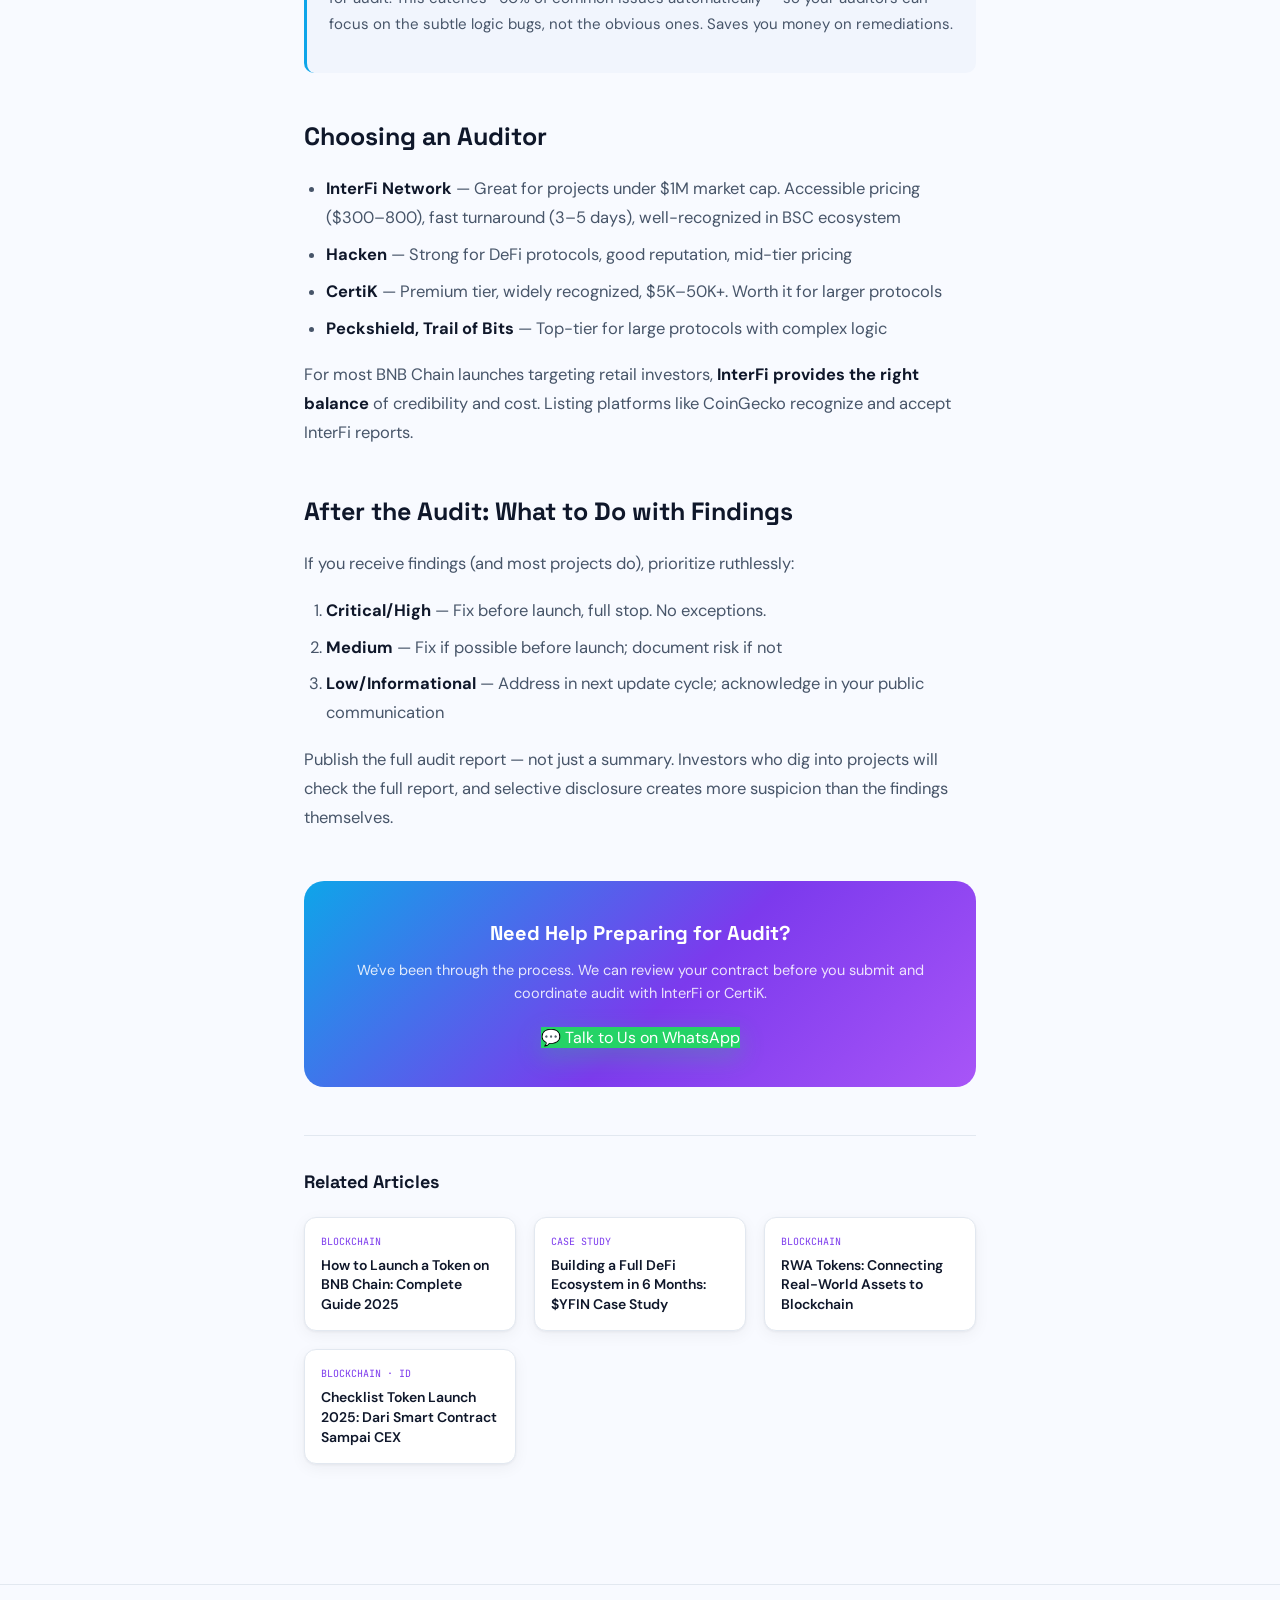
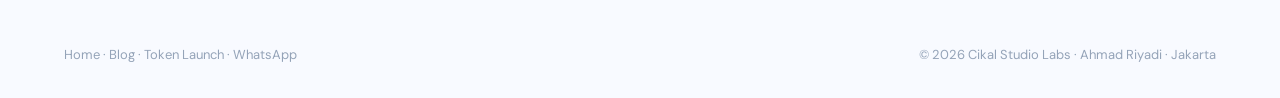
<file: blog/en/solidity-smart-contract-audit-guide.html>
<!DOCTYPE html>
<html lang="en">
<head>
<meta charset="UTF-8"><meta name="viewport" content="width=device-width,initial-scale=1.0">
<title>Smart Contract Audit Guide: How to Pass with Zero Critical Findings | Cikal Studio Labs</title>
<meta name="description" content="Practical guide to getting your Solidity smart contract audited — common vulnerabilities, what auditors check, and how $YFIN passed InterFi with 0 critical findings.">
<link rel="canonical" href="https://www.cikal.studio/blog/en/solidity-smart-contract-audit-guide.html">
<script type="application/ld+json">{"@context":"https://schema.org","@type":"Article","headline":"Smart Contract Audit Guide: How to Pass with Zero Critical Findings","datePublished":"2026-06-26","author":{"@type":"Person","name":"Ahmad Riyadi"},"publisher":{"@type":"Organization","name":"Cikal Studio Labs","url":"https://www.cikal.studio/"}}</script>
<link rel="preconnect" href="https://fonts.googleapis.com">
<link rel="preconnect" href="https://fonts.gstatic.com" crossorigin>
<link href="https://fonts.googleapis.com/css2?family=Space+Grotesk:wght@500;600;700&family=DM+Sans:wght@400;500;600;700&family=JetBrains+Mono:wght@400;500;600&display=swap" rel="stylesheet">
<link rel="icon" href="../../images/logo.png">
<link rel="stylesheet" href="../../assets/styles.css">
<style>#navbar{position:static;background:transparent;padding:18px 0;border-bottom:1px solid var(--border)}.article-wrap{padding-top:48px}</style>
</head>
<body>
<nav id="navbar">
  <div class="container nav-inner">
    <a href="../../index.html" class="nav-logo"><img src="../../images/logo.png" alt="Cikal Studio"> Cikal Studio</a>
    <div class="nav-links"><a href="../">← Blog</a></div>
    <a href="https://wa.me/628118885567" class="nav-cta">Contact</a>
  </div>
</nav>
<div class="article-wrap">
  <div class="article-header">
    <div class="breadcrumb"><a href="../../">Home</a> / <a href="../">Blog</a> / Blockchain</div>
    <div class="art-badges"><span class="badge badge-en">EN</span><span class="badge badge-cat">Blockchain</span></div>
    <h1>Smart Contract Audit Guide: How to Pass with Zero Critical Findings</h1>
    <div class="art-meta"><span>📅 June 26, 2026</span><span>⏱ 9 min read</span><span>✍️ Ahmad Riyadi, Cikal Studio Labs</span></div>
  </div>
  <div class="art-intro">
    Getting audited is non-negotiable for any serious token project. But many founders treat it as a checkbox. This guide shows what auditors actually look for — based on our experience with $YFIN's InterFi audit that returned zero Critical, zero Major, and zero Medium findings.
  </div>
  <div class="article-body">
    <h2>Why Audits Matter Beyond the Badge</h2>
    <p>An audit is not just a trust signal. A rigorous audit process forces you to re-examine contract logic, identify edge cases, and document assumptions. The audit report becomes a technical reference for every developer who touches your codebase later.</p>
    <p>For <strong>$YFIN</strong>, the InterFi audit was a hard business requirement — a gate before activating the buyback & burn program. No audit = no buyback = no RWA value flow. That dependency made it non-negotiable.</p>

    <h2>What Auditors Actually Check</h2>
    <h3>1. Reentrancy Vulnerabilities</h3>
    <p>The classic attack: a malicious contract calls back into your function before the first execution completes. Always use the <strong>checks-effects-interactions pattern</strong> and OpenZeppelin's <code>ReentrancyGuard</code>.</p>
    <div class="code-block"><pre>// WRONG — external call before state update
function withdraw(uint amount) external {
    token.transfer(msg.sender, amount); // external call first
    balances[msg.sender] -= amount;     // state update AFTER = danger
}

// CORRECT — checks → effects → interactions
function withdraw(uint amount) external nonReentrant {
    require(balances[msg.sender] >= amount, "Insufficient");
    balances[msg.sender] -= amount; // state first
    token.transfer(msg.sender, amount); // external call last
}</pre></div>

    <h3>2. Access Control</h3>
    <p>Every privileged function needs explicit access control. Use OpenZeppelin's <code>Ownable</code> or <code>AccessControl</code>. Auditors will flag any function that modifies state without a clear caller restriction.</p>

    <h3>3. Integer Overflow / Unchecked Math</h3>
    <p>Solidity 0.8.x has built-in overflow protection, but auditors still flag <code>unchecked</code> blocks that bypass it. Only use <code>unchecked</code> when you've mathematically proven it's safe and document why.</p>

    <h3>4. Hardcoded Values and Magic Numbers</h3>
    <p>Unexplained constants are red flags. Use named constants with comments:</p>
    <div class="code-block"><pre>// BAD
require(amount <= 1000000 * 10**18);

// GOOD
uint256 public constant MAX_TRANSFER = 1_000_000 * 10**18; // 1M tokens max per tx
require(amount <= MAX_TRANSFER, "Exceeds single tx limit");</pre></div>

    <h3>5. Front-running Risks</h3>
    <p>Functions that depend on transaction ordering (price-sensitive swaps, auction bids) can be front-run by MEV bots. For DEX contracts like YFinDEX, slippage protection on all swap functions is mandatory.</p>

    <h3>6. Approval & Allowance Risks</h3>
    <p>The <code>approve</code> → <code>transferFrom</code> pattern has a well-known race condition. Use <code>safeApprove</code> with reset-to-zero pattern or adopt EIP-2612 permit signatures instead.</p>

    <h2>$YFIN Audit Results</h2>
    <p>$YFIN passed InterFi with:</p>
    <ul>
      <li><strong>0 Critical findings</strong></li>
      <li><strong>0 Major findings</strong></li>
      <li><strong>0 Medium findings</strong></li>
      <li>2 Informational notes (documentation improvements only, no code changes needed)</li>
    </ul>
    <div class="callout callout-gold">
      <p><strong>Why we passed clean:</strong> Our token contract was minimal — OpenZeppelin ERC20 + Ownable as base, no mint function, no transfer tax, no blacklist. Less custom code = less attack surface. Complexity lives in the vesting contracts, not the token itself.</p>
    </div>

    <h2>Pre-Audit Checklist</h2>
    <ul>
      <li>All functions documented with NatSpec comments (<code>@notice</code>, <code>@param</code>, <code>@return</code>)</li>
      <li>Full unit test coverage with Hardhat + Chai — aim for 95%+ on critical paths</li>
      <li>No unused imports, dead code, or commented-out functions</li>
      <li>All external dependencies pinned to specific versions in package.json</li>
      <li>Admin/owner functions documented with their risks and expected use cases</li>
      <li>Run Slither static analysis and fix all High/Medium findings before submitting</li>
      <li>Run MythX or Mythril for symbolic execution checks</li>
    </ul>

    <div class="callout">
      <p><strong>Free pre-audit step:</strong> Run <code>slither . --checklist</code> on your contract before submitting for audit. This catches ~60% of common issues automatically — so your auditors can focus on the subtle logic bugs, not the obvious ones. Saves you money on remediations.</p>
    </div>

    <h2>Choosing an Auditor</h2>
    <ul>
      <li><strong>InterFi Network</strong> — Great for projects under $1M market cap. Accessible pricing ($300–800), fast turnaround (3–5 days), well-recognized in BSC ecosystem</li>
      <li><strong>Hacken</strong> — Strong for DeFi protocols, good reputation, mid-tier pricing</li>
      <li><strong>CertiK</strong> — Premium tier, widely recognized, $5K–50K+. Worth it for larger protocols</li>
      <li><strong>Peckshield, Trail of Bits</strong> — Top-tier for large protocols with complex logic</li>
    </ul>
    <p>For most BNB Chain launches targeting retail investors, <strong>InterFi provides the right balance</strong> of credibility and cost. Listing platforms like CoinGecko recognize and accept InterFi reports.</p>

    <h2>After the Audit: What to Do with Findings</h2>
    <p>If you receive findings (and most projects do), prioritize ruthlessly:</p>
    <ol>
      <li><strong>Critical/High</strong> — Fix before launch, full stop. No exceptions.</li>
      <li><strong>Medium</strong> — Fix if possible before launch; document risk if not</li>
      <li><strong>Low/Informational</strong> — Address in next update cycle; acknowledge in your public communication</li>
    </ol>
    <p>Publish the full audit report — not just a summary. Investors who dig into projects will check the full report, and selective disclosure creates more suspicion than the findings themselves.</p>
  </div>
  <div class="art-cta">
    <h3>Need Help Preparing for Audit?</h3>
    <p>We've been through the process. We can review your contract before you submit and coordinate audit with InterFi or CertiK.</p>
    <a href="https://wa.me/628118885567" target="_blank" class="btn-wa">💬 Talk to Us on WhatsApp</a>
  </div>
  <div class="related">
    <h3>Related Articles</h3>
    <div class="related-grid">
      <a href="how-to-launch-token-bnb-chain.html" class="related-card"><div class="rc-cat">Blockchain</div><h4>How to Launch a Token on BNB Chain: Complete Guide 2025</h4></a>
      <a href="yfin-ecosystem-case-study.html" class="related-card"><div class="rc-cat">Case Study</div><h4>Building a Full DeFi Ecosystem in 6 Months: $YFIN Case Study</h4></a>
      <a href="rwa-token-real-world-assets-blockchain.html" class="related-card"><div class="rc-cat">Blockchain</div><h4>RWA Tokens: Connecting Real-World Assets to Blockchain</h4></a>
      <a href="../id/token-launch-checklist-indonesia.html" class="related-card"><div class="rc-cat">Blockchain · ID</div><h4>Checklist Token Launch 2025: Dari Smart Contract Sampai CEX</h4></a>
    </div>
  </div>
</div>
<footer>
  <div class="container footer-bottom" style="border-top:none;padding-top:0">
    <span><a href="../../index.html">Home</a> · <a href="../">Blog</a> · <a href="../../token-launch.html">Token Launch</a> · <a href="https://wa.me/628118885567">WhatsApp</a></span>
    <span>© 2026 Cikal Studio Labs · Ahmad Riyadi · Jakarta</span>
  </div>
</footer>
<script src="../../assets/script.js"></script>
</body></html>
</file>
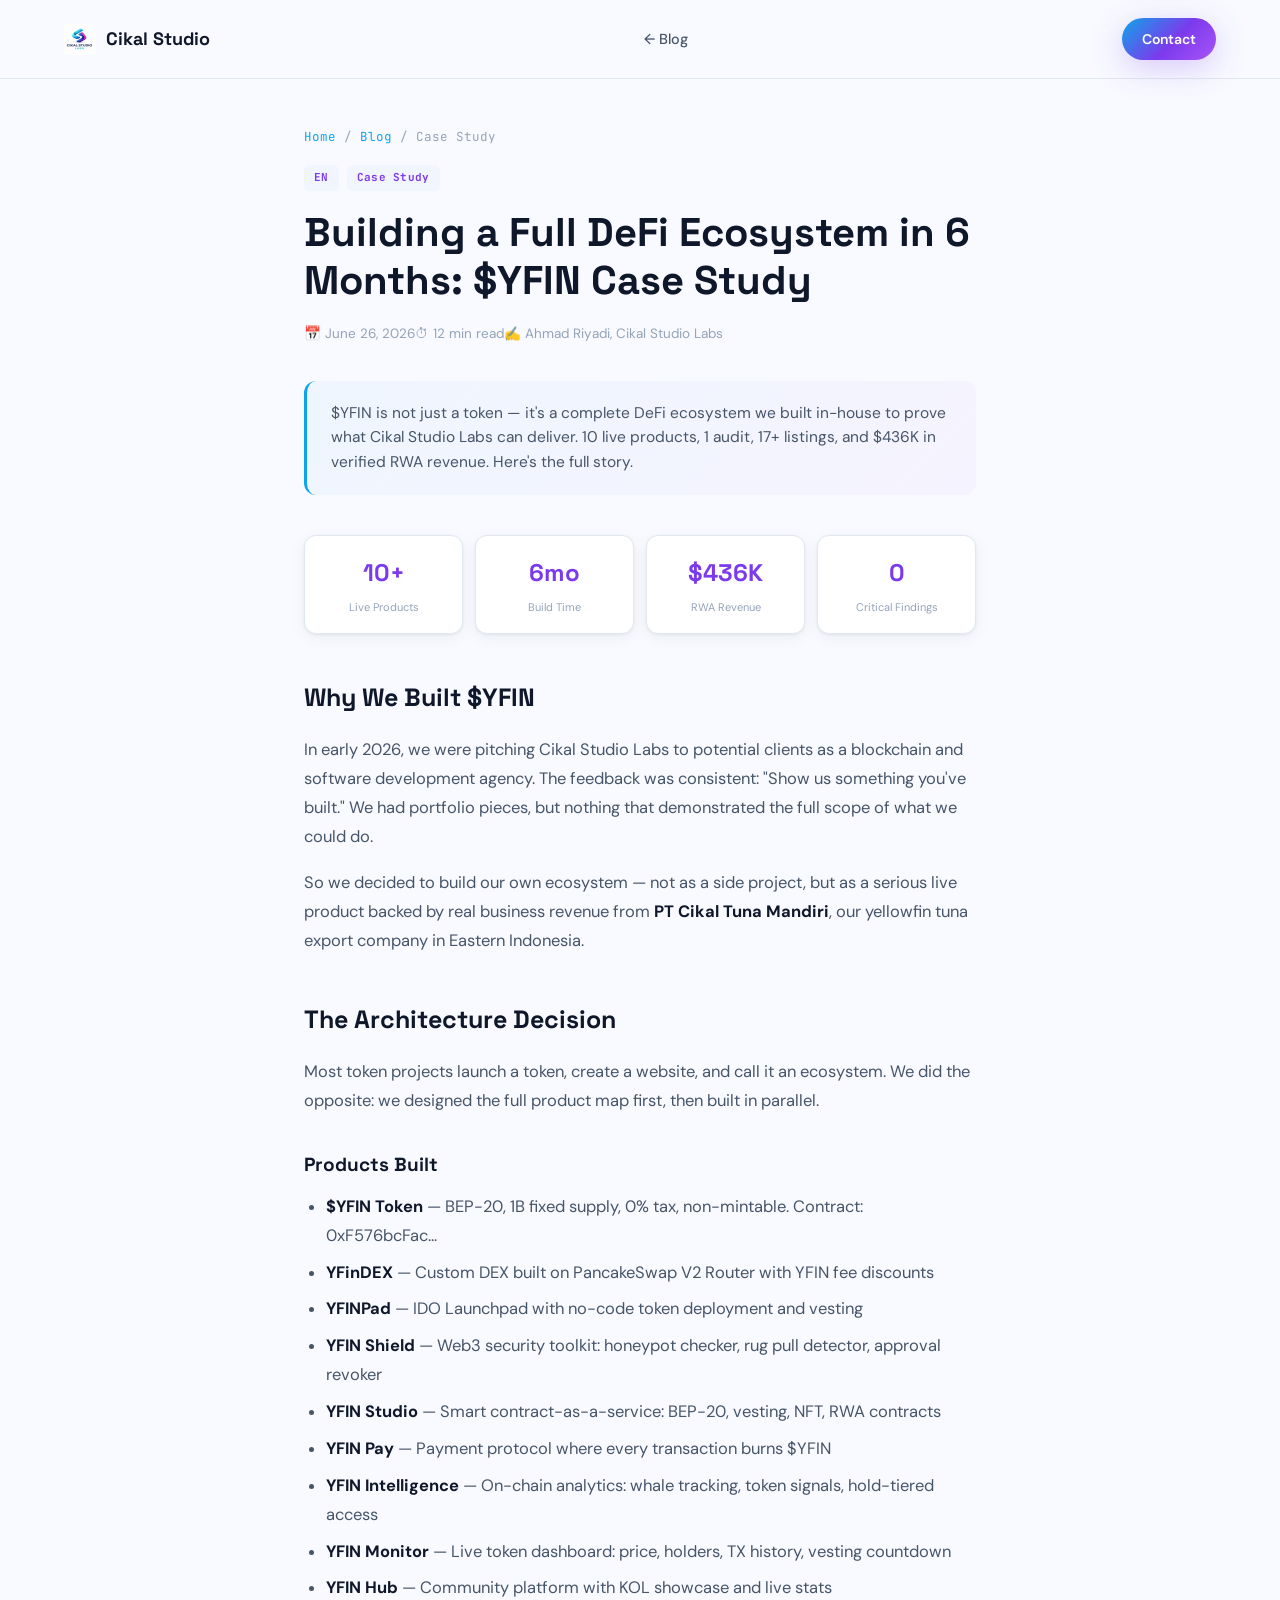
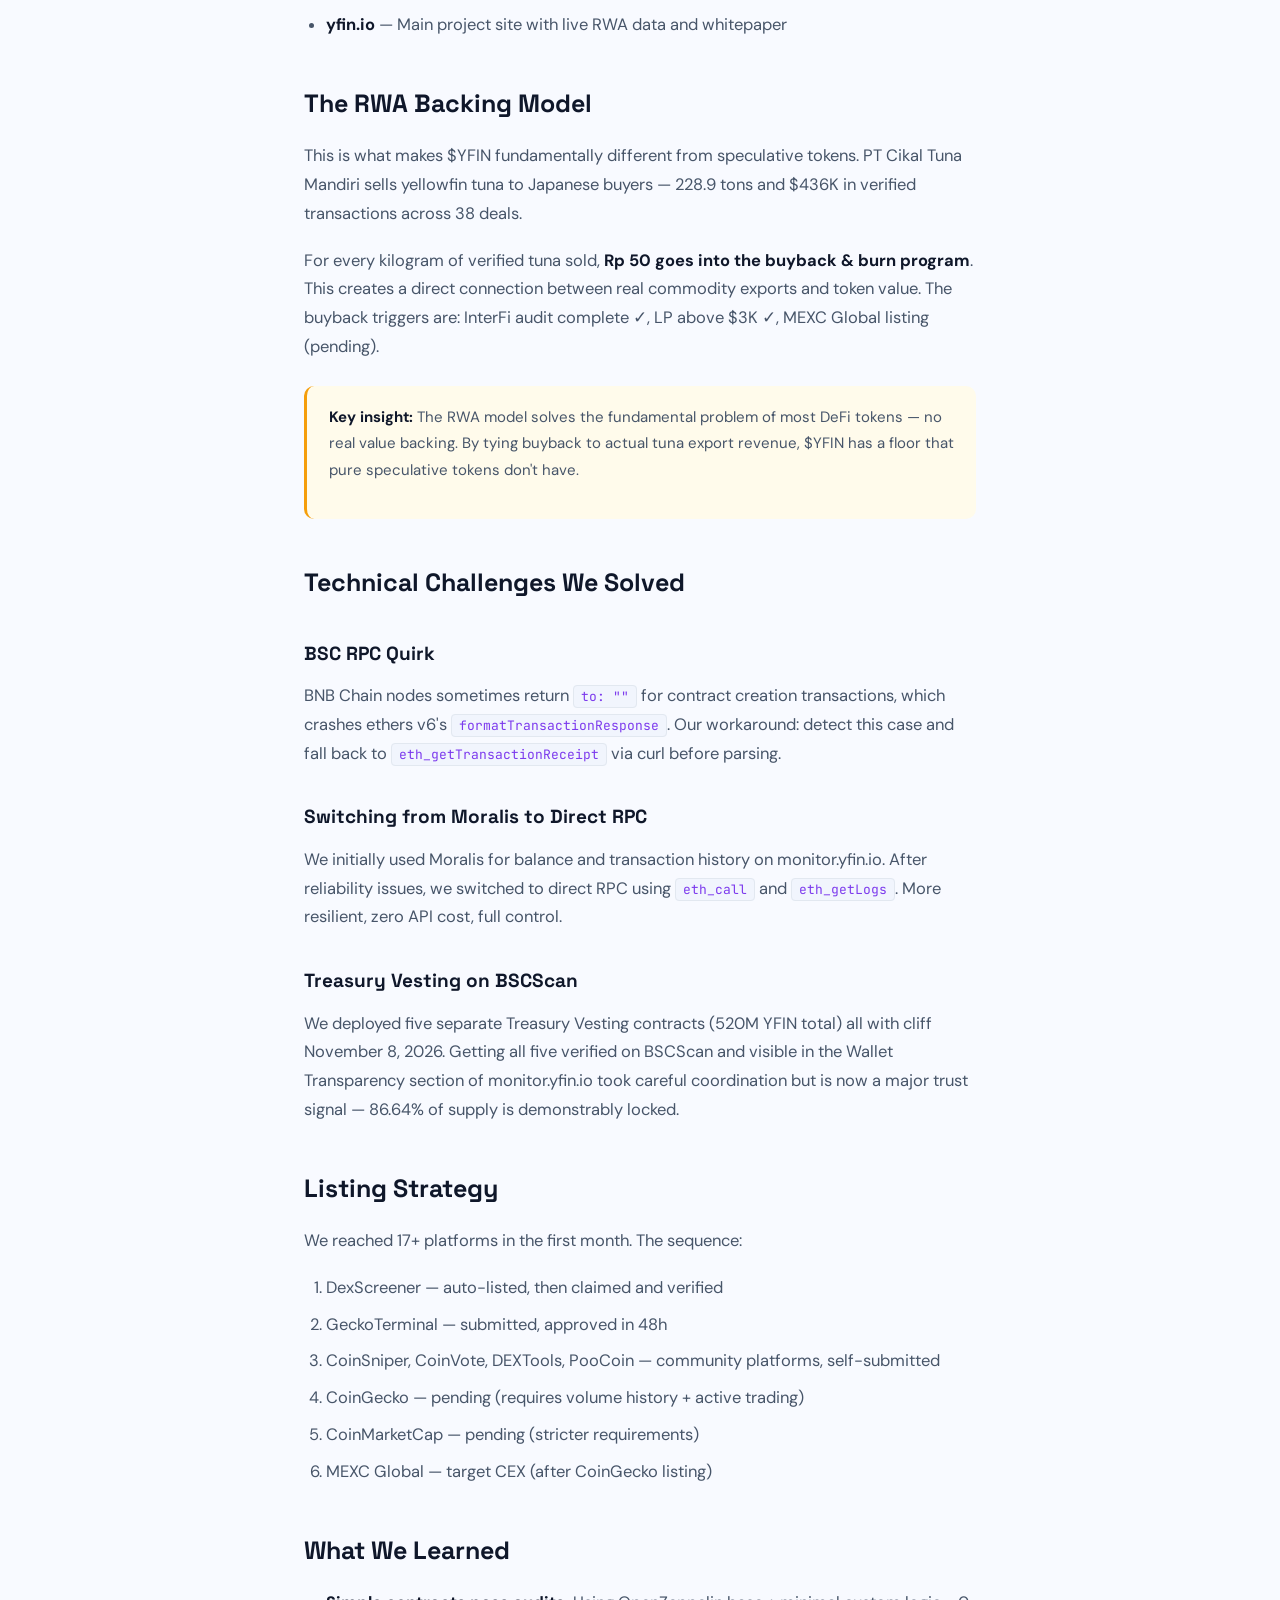
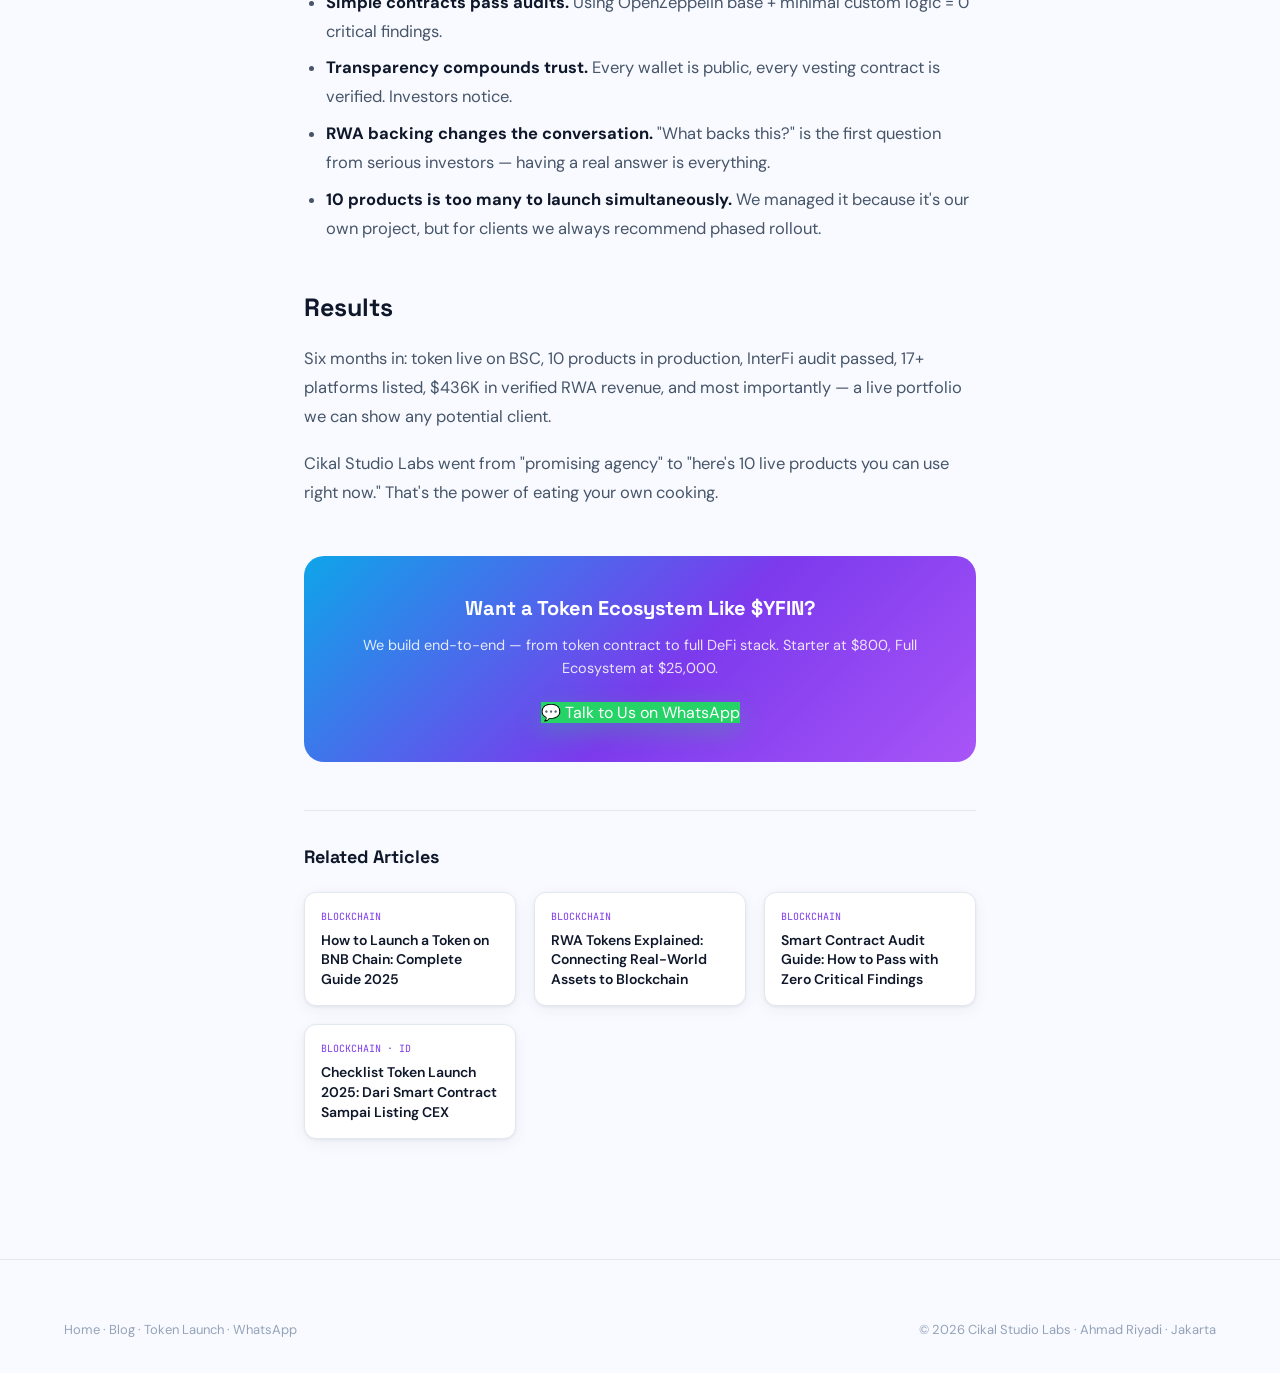
<file: blog/en/yfin-ecosystem-case-study.html>
<!DOCTYPE html>
<html lang="en">
<head>
<meta charset="UTF-8"><meta name="viewport" content="width=device-width,initial-scale=1.0">
<title>Building a Full DeFi Ecosystem in 6 Months: $YFIN Case Study | Cikal Studio Labs</title>
<meta name="description" content="How Cikal Studio Labs built the complete $YFIN DeFi ecosystem — DEX, launchpad, security tools, payment protocol, and 10+ live products — in 6 months from zero.">
<link rel="canonical" href="https://www.cikal.studio/blog/en/yfin-ecosystem-case-study.html">
<script type="application/ld+json">{"@context":"https://schema.org","@type":"Article","headline":"Building a Full DeFi Ecosystem in 6 Months: $YFIN Case Study","datePublished":"2026-06-26","author":{"@type":"Person","name":"Ahmad Riyadi"},"publisher":{"@type":"Organization","name":"Cikal Studio Labs","url":"https://www.cikal.studio/"}}</script>
<link rel="preconnect" href="https://fonts.googleapis.com">
<link rel="preconnect" href="https://fonts.gstatic.com" crossorigin>
<link href="https://fonts.googleapis.com/css2?family=Space+Grotesk:wght@500;600;700&family=DM+Sans:wght@400;500;600;700&family=JetBrains+Mono:wght@400;500;600&display=swap" rel="stylesheet">
<link rel="icon" href="../../images/logo.png">
<link rel="stylesheet" href="../../assets/styles.css">
<style>#navbar{position:static;background:transparent;padding:18px 0;border-bottom:1px solid var(--border)}.article-wrap{padding-top:48px}.stat-row{display:grid;grid-template-columns:repeat(4,1fr);gap:12px;margin:24px 0}.stat-box{background:#fff;border:1px solid var(--border);border-radius:12px;padding:16px;text-align:center;box-shadow:var(--shadow-card)}.stat-box .v{font-family:var(--font-display);font-size:24px;font-weight:700;color:var(--purple)}.stat-box .l{font-size:11px;color:var(--text-3);margin-top:4px}@media(max-width:600px){.stat-row{grid-template-columns:repeat(2,1fr)}}</style>
</head>
<body>
<nav id="navbar">
  <div class="container nav-inner">
    <a href="../../index.html" class="nav-logo"><img src="../../images/logo.png" alt="Cikal Studio"> Cikal Studio</a>
    <div class="nav-links"><a href="../">← Blog</a></div>
    <a href="https://wa.me/628118885567" class="nav-cta">Contact</a>
  </div>
</nav>
<div class="article-wrap">
  <div class="article-header">
    <div class="breadcrumb"><a href="../../">Home</a> / <a href="../">Blog</a> / Case Study</div>
    <div class="art-badges"><span class="badge badge-en">EN</span><span class="badge badge-cat">Case Study</span></div>
    <h1>Building a Full DeFi Ecosystem in 6 Months: $YFIN Case Study</h1>
    <div class="art-meta"><span>📅 June 26, 2026</span><span>⏱ 12 min read</span><span>✍️ Ahmad Riyadi, Cikal Studio Labs</span></div>
  </div>
  <div class="art-intro">
    $YFIN is not just a token — it's a complete DeFi ecosystem we built in-house to prove what Cikal Studio Labs can deliver. 10 live products, 1 audit, 17+ listings, and $436K in verified RWA revenue. Here's the full story.
  </div>
  <div class="article-body">
    <div class="stat-row">
      <div class="stat-box"><div class="v">10+</div><div class="l">Live Products</div></div>
      <div class="stat-box"><div class="v">6mo</div><div class="l">Build Time</div></div>
      <div class="stat-box"><div class="v">$436K</div><div class="l">RWA Revenue</div></div>
      <div class="stat-box"><div class="v">0</div><div class="l">Critical Findings</div></div>
    </div>

    <h2>Why We Built $YFIN</h2>
    <p>In early 2026, we were pitching Cikal Studio Labs to potential clients as a blockchain and software development agency. The feedback was consistent: "Show us something you've built." We had portfolio pieces, but nothing that demonstrated the full scope of what we could do.</p>
    <p>So we decided to build our own ecosystem — not as a side project, but as a serious live product backed by real business revenue from <strong>PT Cikal Tuna Mandiri</strong>, our yellowfin tuna export company in Eastern Indonesia.</p>

    <h2>The Architecture Decision</h2>
    <p>Most token projects launch a token, create a website, and call it an ecosystem. We did the opposite: we designed the full product map first, then built in parallel.</p>
    <h3>Products Built</h3>
    <ul>
      <li><strong>$YFIN Token</strong> — BEP-20, 1B fixed supply, 0% tax, non-mintable. Contract: 0xF576bcFac...</li>
      <li><strong>YFinDEX</strong> — Custom DEX built on PancakeSwap V2 Router with YFIN fee discounts</li>
      <li><strong>YFINPad</strong> — IDO Launchpad with no-code token deployment and vesting</li>
      <li><strong>YFIN Shield</strong> — Web3 security toolkit: honeypot checker, rug pull detector, approval revoker</li>
      <li><strong>YFIN Studio</strong> — Smart contract-as-a-service: BEP-20, vesting, NFT, RWA contracts</li>
      <li><strong>YFIN Pay</strong> — Payment protocol where every transaction burns $YFIN</li>
      <li><strong>YFIN Intelligence</strong> — On-chain analytics: whale tracking, token signals, hold-tiered access</li>
      <li><strong>YFIN Monitor</strong> — Live token dashboard: price, holders, TX history, vesting countdown</li>
      <li><strong>YFIN Hub</strong> — Community platform with KOL showcase and live stats</li>
      <li><strong>yfin.io</strong> — Main project site with live RWA data and whitepaper</li>
    </ul>

    <h2>The RWA Backing Model</h2>
    <p>This is what makes $YFIN fundamentally different from speculative tokens. PT Cikal Tuna Mandiri sells yellowfin tuna to Japanese buyers — 228.9 tons and $436K in verified transactions across 38 deals.</p>
    <p>For every kilogram of verified tuna sold, <strong>Rp 50 goes into the buyback & burn program</strong>. This creates a direct connection between real commodity exports and token value. The buyback triggers are: InterFi audit complete ✓, LP above $3K ✓, MEXC Global listing (pending).</p>

    <div class="callout callout-gold">
      <p><strong>Key insight:</strong> The RWA model solves the fundamental problem of most DeFi tokens — no real value backing. By tying buyback to actual tuna export revenue, $YFIN has a floor that pure speculative tokens don't have.</p>
    </div>

    <h2>Technical Challenges We Solved</h2>
    <h3>BSC RPC Quirk</h3>
    <p>BNB Chain nodes sometimes return <code>to: ""</code> for contract creation transactions, which crashes ethers v6's <code>formatTransactionResponse</code>. Our workaround: detect this case and fall back to <code>eth_getTransactionReceipt</code> via curl before parsing.</p>
    <h3>Switching from Moralis to Direct RPC</h3>
    <p>We initially used Moralis for balance and transaction history on monitor.yfin.io. After reliability issues, we switched to direct RPC using <code>eth_call</code> and <code>eth_getLogs</code>. More resilient, zero API cost, full control.</p>
    <h3>Treasury Vesting on BSCScan</h3>
    <p>We deployed five separate Treasury Vesting contracts (520M YFIN total) all with cliff November 8, 2026. Getting all five verified on BSCScan and visible in the Wallet Transparency section of monitor.yfin.io took careful coordination but is now a major trust signal — 86.64% of supply is demonstrably locked.</p>

    <h2>Listing Strategy</h2>
    <p>We reached 17+ platforms in the first month. The sequence:</p>
    <ol>
      <li>DexScreener — auto-listed, then claimed and verified</li>
      <li>GeckoTerminal — submitted, approved in 48h</li>
      <li>CoinSniper, CoinVote, DEXTools, PooCoin — community platforms, self-submitted</li>
      <li>CoinGecko — pending (requires volume history + active trading)</li>
      <li>CoinMarketCap — pending (stricter requirements)</li>
      <li>MEXC Global — target CEX (after CoinGecko listing)</li>
    </ol>

    <h2>What We Learned</h2>
    <ul>
      <li><strong>Simple contracts pass audits.</strong> Using OpenZeppelin base + minimal custom logic = 0 critical findings.</li>
      <li><strong>Transparency compounds trust.</strong> Every wallet is public, every vesting contract is verified. Investors notice.</li>
      <li><strong>RWA backing changes the conversation.</strong> "What backs this?" is the first question from serious investors — having a real answer is everything.</li>
      <li><strong>10 products is too many to launch simultaneously.</strong> We managed it because it's our own project, but for clients we always recommend phased rollout.</li>
    </ul>

    <h2>Results</h2>
    <p>Six months in: token live on BSC, 10 products in production, InterFi audit passed, 17+ platforms listed, $436K in verified RWA revenue, and most importantly — a live portfolio we can show any potential client.</p>
    <p>Cikal Studio Labs went from "promising agency" to "here's 10 live products you can use right now." That's the power of eating your own cooking.</p>
  </div>

  <div class="art-cta">
    <h3>Want a Token Ecosystem Like $YFIN?</h3>
    <p>We build end-to-end — from token contract to full DeFi stack. Starter at $800, Full Ecosystem at $25,000.</p>
    <a href="https://wa.me/628118885567" target="_blank" class="btn-wa">💬 Talk to Us on WhatsApp</a>
  </div>

  <div class="related">
    <h3>Related Articles</h3>
    <div class="related-grid">
      <a href="how-to-launch-token-bnb-chain.html" class="related-card"><div class="rc-cat">Blockchain</div><h4>How to Launch a Token on BNB Chain: Complete Guide 2025</h4></a>
      <a href="rwa-token-real-world-assets-blockchain.html" class="related-card"><div class="rc-cat">Blockchain</div><h4>RWA Tokens Explained: Connecting Real-World Assets to Blockchain</h4></a>
      <a href="solidity-smart-contract-audit-guide.html" class="related-card"><div class="rc-cat">Blockchain</div><h4>Smart Contract Audit Guide: How to Pass with Zero Critical Findings</h4></a>
      <a href="../id/token-launch-checklist-indonesia.html" class="related-card"><div class="rc-cat">Blockchain · ID</div><h4>Checklist Token Launch 2025: Dari Smart Contract Sampai Listing CEX</h4></a>
    </div>
  </div>
</div>
<footer>
  <div class="container footer-bottom" style="border-top:none;padding-top:0">
    <span><a href="../../index.html">Home</a> · <a href="../">Blog</a> · <a href="../../token-launch.html">Token Launch</a> · <a href="https://wa.me/628118885567">WhatsApp</a></span>
    <span>© 2026 Cikal Studio Labs · Ahmad Riyadi · Jakarta</span>
  </div>
</footer>
<script src="../../assets/script.js"></script>
</body></html>
</file>
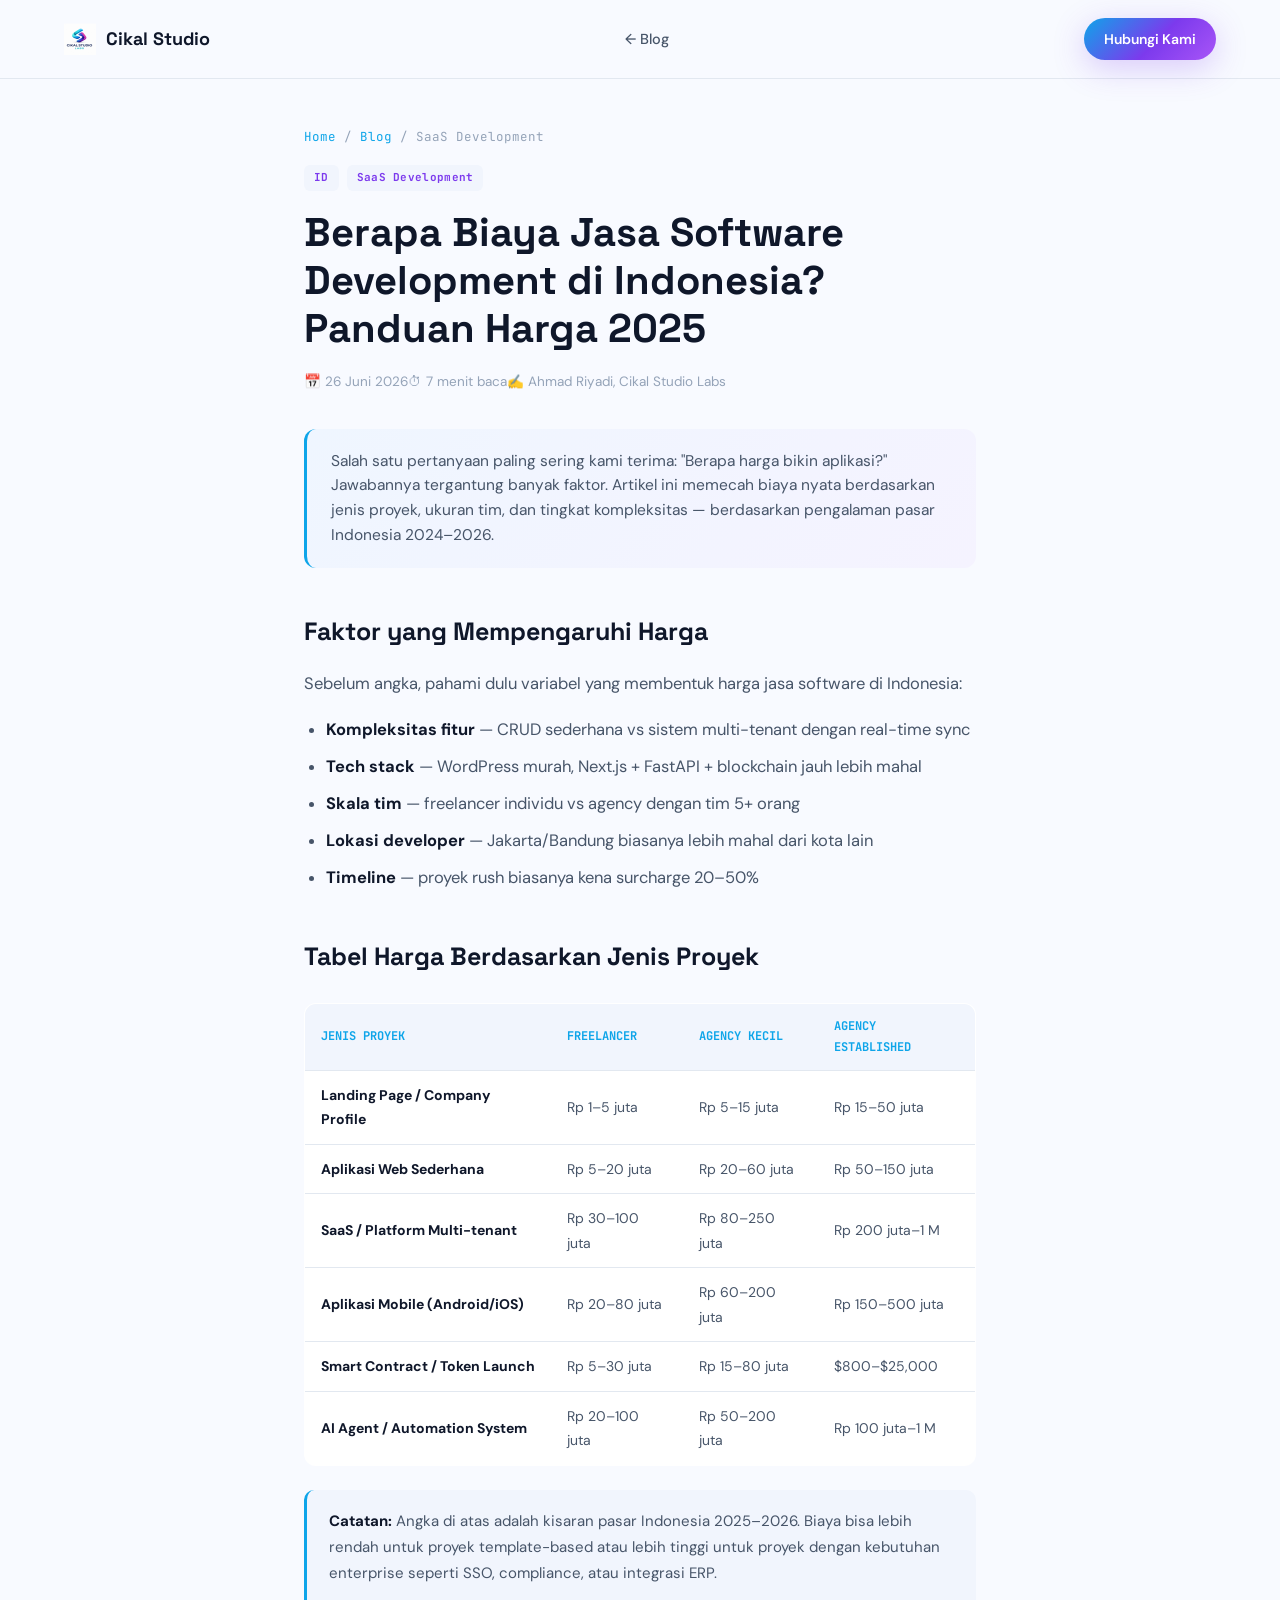
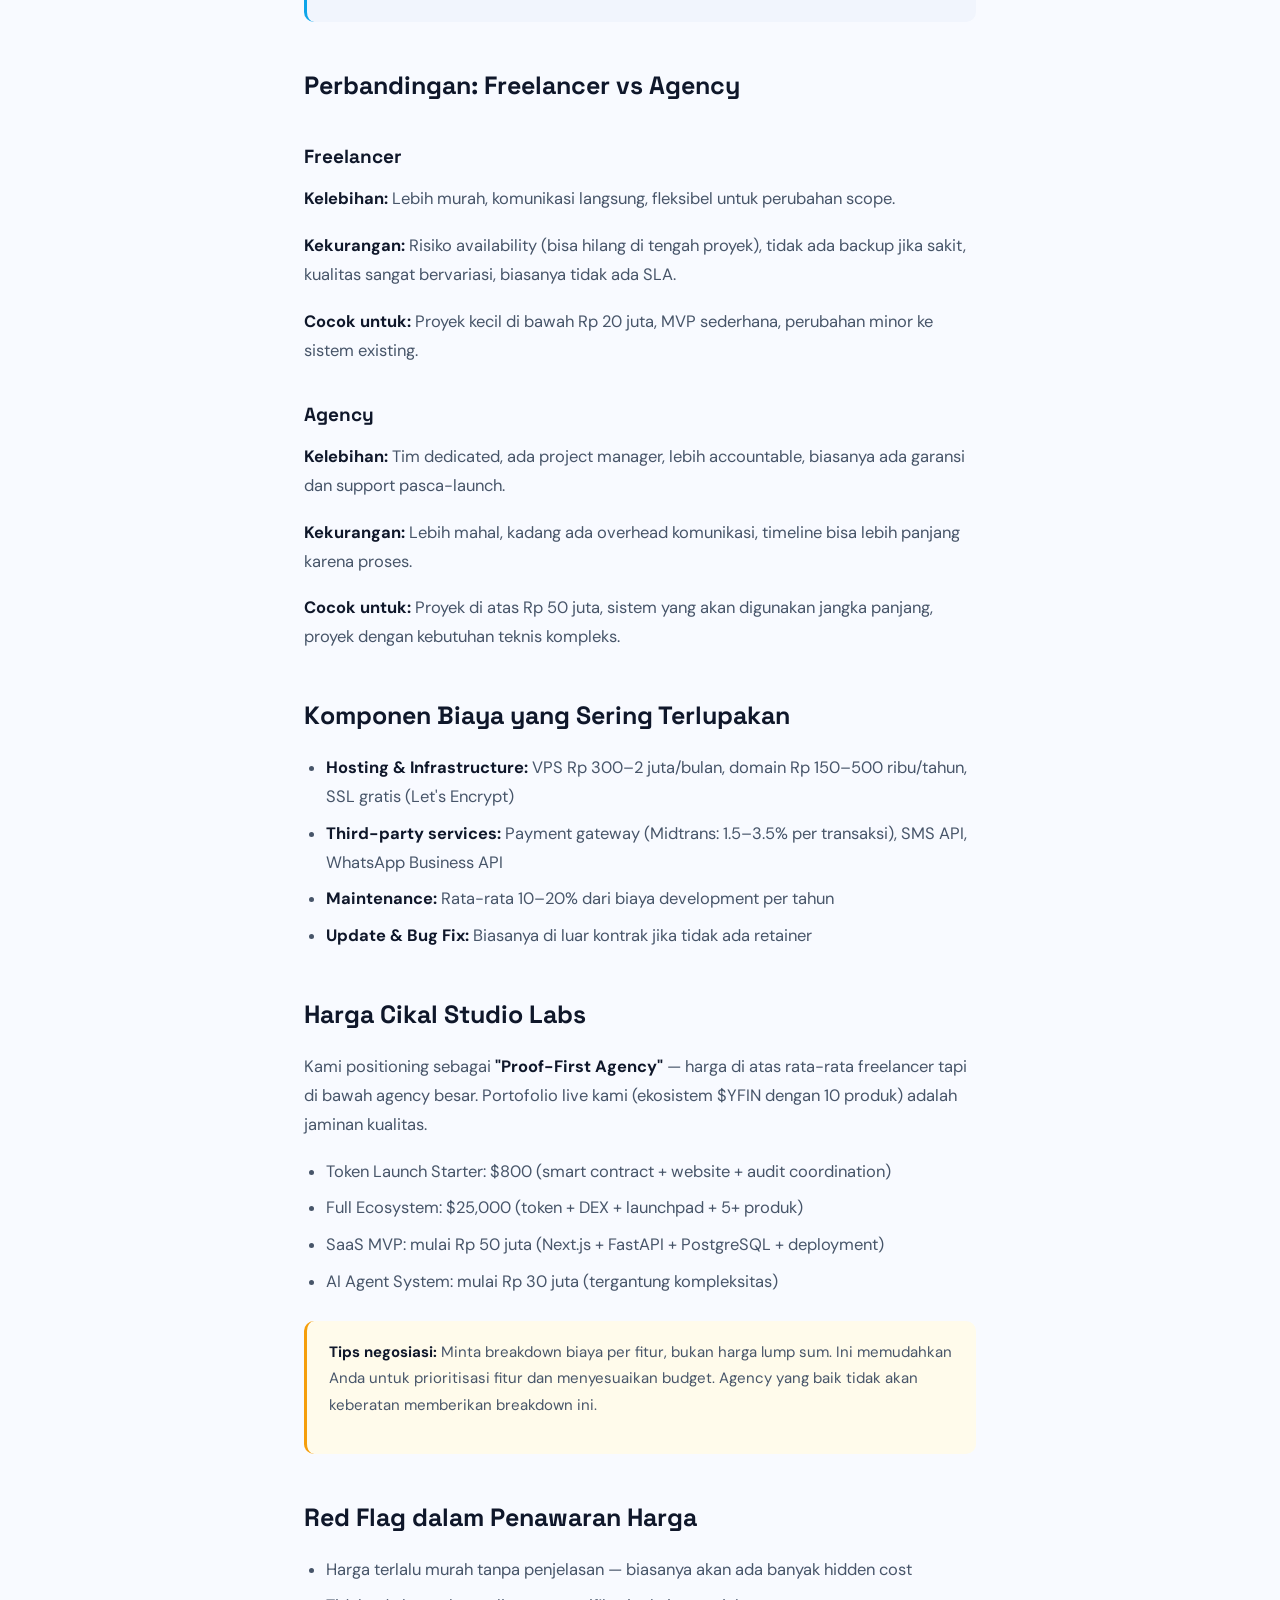
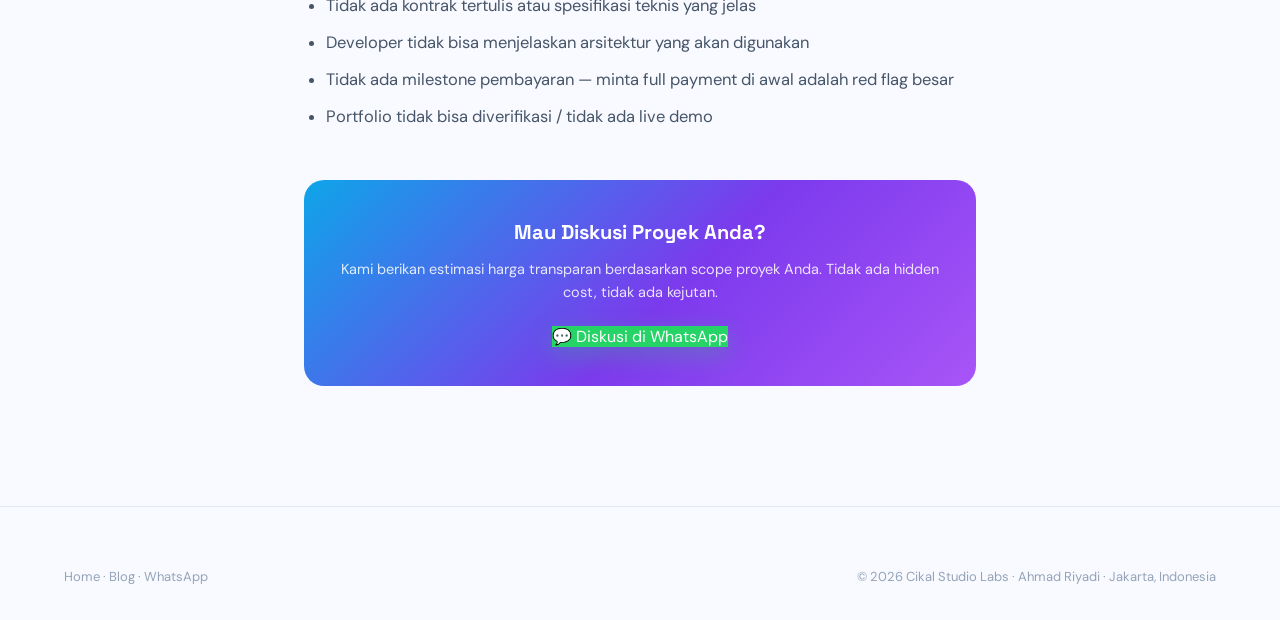
<file: blog/id/biaya-jasa-software-development-indonesia.html>
<!DOCTYPE html>
<html lang="id">
<head>
<meta charset="UTF-8"><meta name="viewport" content="width=device-width,initial-scale=1.0">
<title>Berapa Biaya Jasa Software Development di Indonesia? Panduan Harga 2025 | Cikal Studio Labs</title>
<meta name="description" content="Perbandingan harga jasa pembuatan software, SaaS, aplikasi mobile, dan blockchain di Indonesia — dari freelancer hingga agency. Panduan lengkap 2025.">
<link rel="canonical" href="https://www.cikal.studio/blog/id/biaya-jasa-software-development-indonesia.html">
<script type="application/ld+json">{"@context":"https://schema.org","@type":"Article","headline":"Berapa Biaya Jasa Software Development di Indonesia? Panduan Harga 2025","datePublished":"2026-06-26","inLanguage":"id","author":{"@type":"Person","name":"Ahmad Riyadi"},"publisher":{"@type":"Organization","name":"Cikal Studio Labs","url":"https://www.cikal.studio/"}}</script>
<link rel="preconnect" href="https://fonts.googleapis.com">
<link rel="preconnect" href="https://fonts.gstatic.com" crossorigin>
<link href="https://fonts.googleapis.com/css2?family=Space+Grotesk:wght@500;600;700&family=DM+Sans:wght@400;500;600;700&family=JetBrains+Mono:wght@400;500;600&display=swap" rel="stylesheet">
<link rel="icon" href="../../images/logo.png">
<link rel="stylesheet" href="../../assets/styles.css">
<style>#navbar{position:static;background:transparent;padding:18px 0;border-bottom:1px solid var(--border)}.article-wrap{padding-top:48px}.price-table{width:100%;border-collapse:collapse;margin:24px 0;background:#fff;border:1px solid var(--border);border-radius:12px;overflow:hidden}.price-table th{background:var(--card-2);padding:12px 16px;text-align:left;font-size:12px;font-family:var(--font-mono);color:var(--sky);text-transform:uppercase}.price-table td{padding:12px 16px;border-top:1px solid var(--border);font-size:14px;color:var(--text-2)}.price-table td strong{color:var(--text-1)}</style>
</head>
<body>
<nav id="navbar">
  <div class="container nav-inner">
    <a href="../../index.html" class="nav-logo"><img src="../../images/logo.png" alt="Cikal Studio"> Cikal Studio</a>
    <div class="nav-links"><a href="../">← Blog</a></div>
    <a href="https://wa.me/628118885567" class="nav-cta">Hubungi Kami</a>
  </div>
</nav>
<div class="article-wrap">
  <div class="article-header">
    <div class="breadcrumb"><a href="../../">Home</a> / <a href="../">Blog</a> / SaaS Development</div>
    <div class="art-badges"><span class="badge badge-id">ID</span><span class="badge badge-cat">SaaS Development</span></div>
    <h1>Berapa Biaya Jasa Software Development di Indonesia? Panduan Harga 2025</h1>
    <div class="art-meta"><span>📅 26 Juni 2026</span><span>⏱ 7 menit baca</span><span>✍️ Ahmad Riyadi, Cikal Studio Labs</span></div>
  </div>
  <div class="art-intro">
    Salah satu pertanyaan paling sering kami terima: "Berapa harga bikin aplikasi?" Jawabannya tergantung banyak faktor. Artikel ini memecah biaya nyata berdasarkan jenis proyek, ukuran tim, dan tingkat kompleksitas — berdasarkan pengalaman pasar Indonesia 2024–2026.
  </div>
  <div class="article-body">
    <h2>Faktor yang Mempengaruhi Harga</h2>
    <p>Sebelum angka, pahami dulu variabel yang membentuk harga jasa software di Indonesia:</p>
    <ul>
      <li><strong>Kompleksitas fitur</strong> — CRUD sederhana vs sistem multi-tenant dengan real-time sync</li>
      <li><strong>Tech stack</strong> — WordPress murah, Next.js + FastAPI + blockchain jauh lebih mahal</li>
      <li><strong>Skala tim</strong> — freelancer individu vs agency dengan tim 5+ orang</li>
      <li><strong>Lokasi developer</strong> — Jakarta/Bandung biasanya lebih mahal dari kota lain</li>
      <li><strong>Timeline</strong> — proyek rush biasanya kena surcharge 20–50%</li>
    </ul>

    <h2>Tabel Harga Berdasarkan Jenis Proyek</h2>
    <table class="price-table">
      <tr><th>Jenis Proyek</th><th>Freelancer</th><th>Agency Kecil</th><th>Agency Established</th></tr>
      <tr><td><strong>Landing Page / Company Profile</strong></td><td>Rp 1–5 juta</td><td>Rp 5–15 juta</td><td>Rp 15–50 juta</td></tr>
      <tr><td><strong>Aplikasi Web Sederhana</strong></td><td>Rp 5–20 juta</td><td>Rp 20–60 juta</td><td>Rp 50–150 juta</td></tr>
      <tr><td><strong>SaaS / Platform Multi-tenant</strong></td><td>Rp 30–100 juta</td><td>Rp 80–250 juta</td><td>Rp 200 juta–1 M</td></tr>
      <tr><td><strong>Aplikasi Mobile (Android/iOS)</strong></td><td>Rp 20–80 juta</td><td>Rp 60–200 juta</td><td>Rp 150–500 juta</td></tr>
      <tr><td><strong>Smart Contract / Token Launch</strong></td><td>Rp 5–30 juta</td><td>Rp 15–80 juta</td><td>$800–$25,000</td></tr>
      <tr><td><strong>AI Agent / Automation System</strong></td><td>Rp 20–100 juta</td><td>Rp 50–200 juta</td><td>Rp 100 juta–1 M</td></tr>
    </table>

    <div class="callout">
      <p><strong>Catatan:</strong> Angka di atas adalah kisaran pasar Indonesia 2025–2026. Biaya bisa lebih rendah untuk proyek template-based atau lebih tinggi untuk proyek dengan kebutuhan enterprise seperti SSO, compliance, atau integrasi ERP.</p>
    </div>

    <h2>Perbandingan: Freelancer vs Agency</h2>
    <h3>Freelancer</h3>
    <p><strong>Kelebihan:</strong> Lebih murah, komunikasi langsung, fleksibel untuk perubahan scope.</p>
    <p><strong>Kekurangan:</strong> Risiko availability (bisa hilang di tengah proyek), tidak ada backup jika sakit, kualitas sangat bervariasi, biasanya tidak ada SLA.</p>
    <p><strong>Cocok untuk:</strong> Proyek kecil di bawah Rp 20 juta, MVP sederhana, perubahan minor ke sistem existing.</p>

    <h3>Agency</h3>
    <p><strong>Kelebihan:</strong> Tim dedicated, ada project manager, lebih accountable, biasanya ada garansi dan support pasca-launch.</p>
    <p><strong>Kekurangan:</strong> Lebih mahal, kadang ada overhead komunikasi, timeline bisa lebih panjang karena proses.</p>
    <p><strong>Cocok untuk:</strong> Proyek di atas Rp 50 juta, sistem yang akan digunakan jangka panjang, proyek dengan kebutuhan teknis kompleks.</p>

    <h2>Komponen Biaya yang Sering Terlupakan</h2>
    <ul>
      <li><strong>Hosting & Infrastructure:</strong> VPS Rp 300–2 juta/bulan, domain Rp 150–500 ribu/tahun, SSL gratis (Let's Encrypt)</li>
      <li><strong>Third-party services:</strong> Payment gateway (Midtrans: 1.5–3.5% per transaksi), SMS API, WhatsApp Business API</li>
      <li><strong>Maintenance:</strong> Rata-rata 10–20% dari biaya development per tahun</li>
      <li><strong>Update & Bug Fix:</strong> Biasanya di luar kontrak jika tidak ada retainer</li>
    </ul>

    <h2>Harga Cikal Studio Labs</h2>
    <p>Kami positioning sebagai <strong>"Proof-First Agency"</strong> — harga di atas rata-rata freelancer tapi di bawah agency besar. Portofolio live kami (ekosistem $YFIN dengan 10 produk) adalah jaminan kualitas.</p>
    <ul>
      <li>Token Launch Starter: $800 (smart contract + website + audit coordination)</li>
      <li>Full Ecosystem: $25,000 (token + DEX + launchpad + 5+ produk)</li>
      <li>SaaS MVP: mulai Rp 50 juta (Next.js + FastAPI + PostgreSQL + deployment)</li>
      <li>AI Agent System: mulai Rp 30 juta (tergantung kompleksitas)</li>
    </ul>

    <div class="callout-gold callout">
      <p><strong>Tips negosiasi:</strong> Minta breakdown biaya per fitur, bukan harga lump sum. Ini memudahkan Anda untuk prioritisasi fitur dan menyesuaikan budget. Agency yang baik tidak akan keberatan memberikan breakdown ini.</p>
    </div>

    <h2>Red Flag dalam Penawaran Harga</h2>
    <ul>
      <li>Harga terlalu murah tanpa penjelasan — biasanya akan ada banyak hidden cost</li>
      <li>Tidak ada kontrak tertulis atau spesifikasi teknis yang jelas</li>
      <li>Developer tidak bisa menjelaskan arsitektur yang akan digunakan</li>
      <li>Tidak ada milestone pembayaran — minta full payment di awal adalah red flag besar</li>
      <li>Portfolio tidak bisa diverifikasi / tidak ada live demo</li>
    </ul>
  </div>
  <div class="art-cta">
    <h3>Mau Diskusi Proyek Anda?</h3>
    <p>Kami berikan estimasi harga transparan berdasarkan scope proyek Anda. Tidak ada hidden cost, tidak ada kejutan.</p>
    <a href="https://wa.me/628118885567" target="_blank" class="btn-wa">💬 Diskusi di WhatsApp</a>
  </div>
</div>
<footer>
  <div class="container footer-bottom" style="border-top:none;padding-top:0">
    <span><a href="../../index.html">Home</a> · <a href="../">Blog</a> · <a href="https://wa.me/628118885567">WhatsApp</a></span>
    <span>© 2026 Cikal Studio Labs · Ahmad Riyadi · Jakarta, Indonesia</span>
  </div>
</footer>
<script src="../../assets/script.js"></script>
</body></html>
</file>
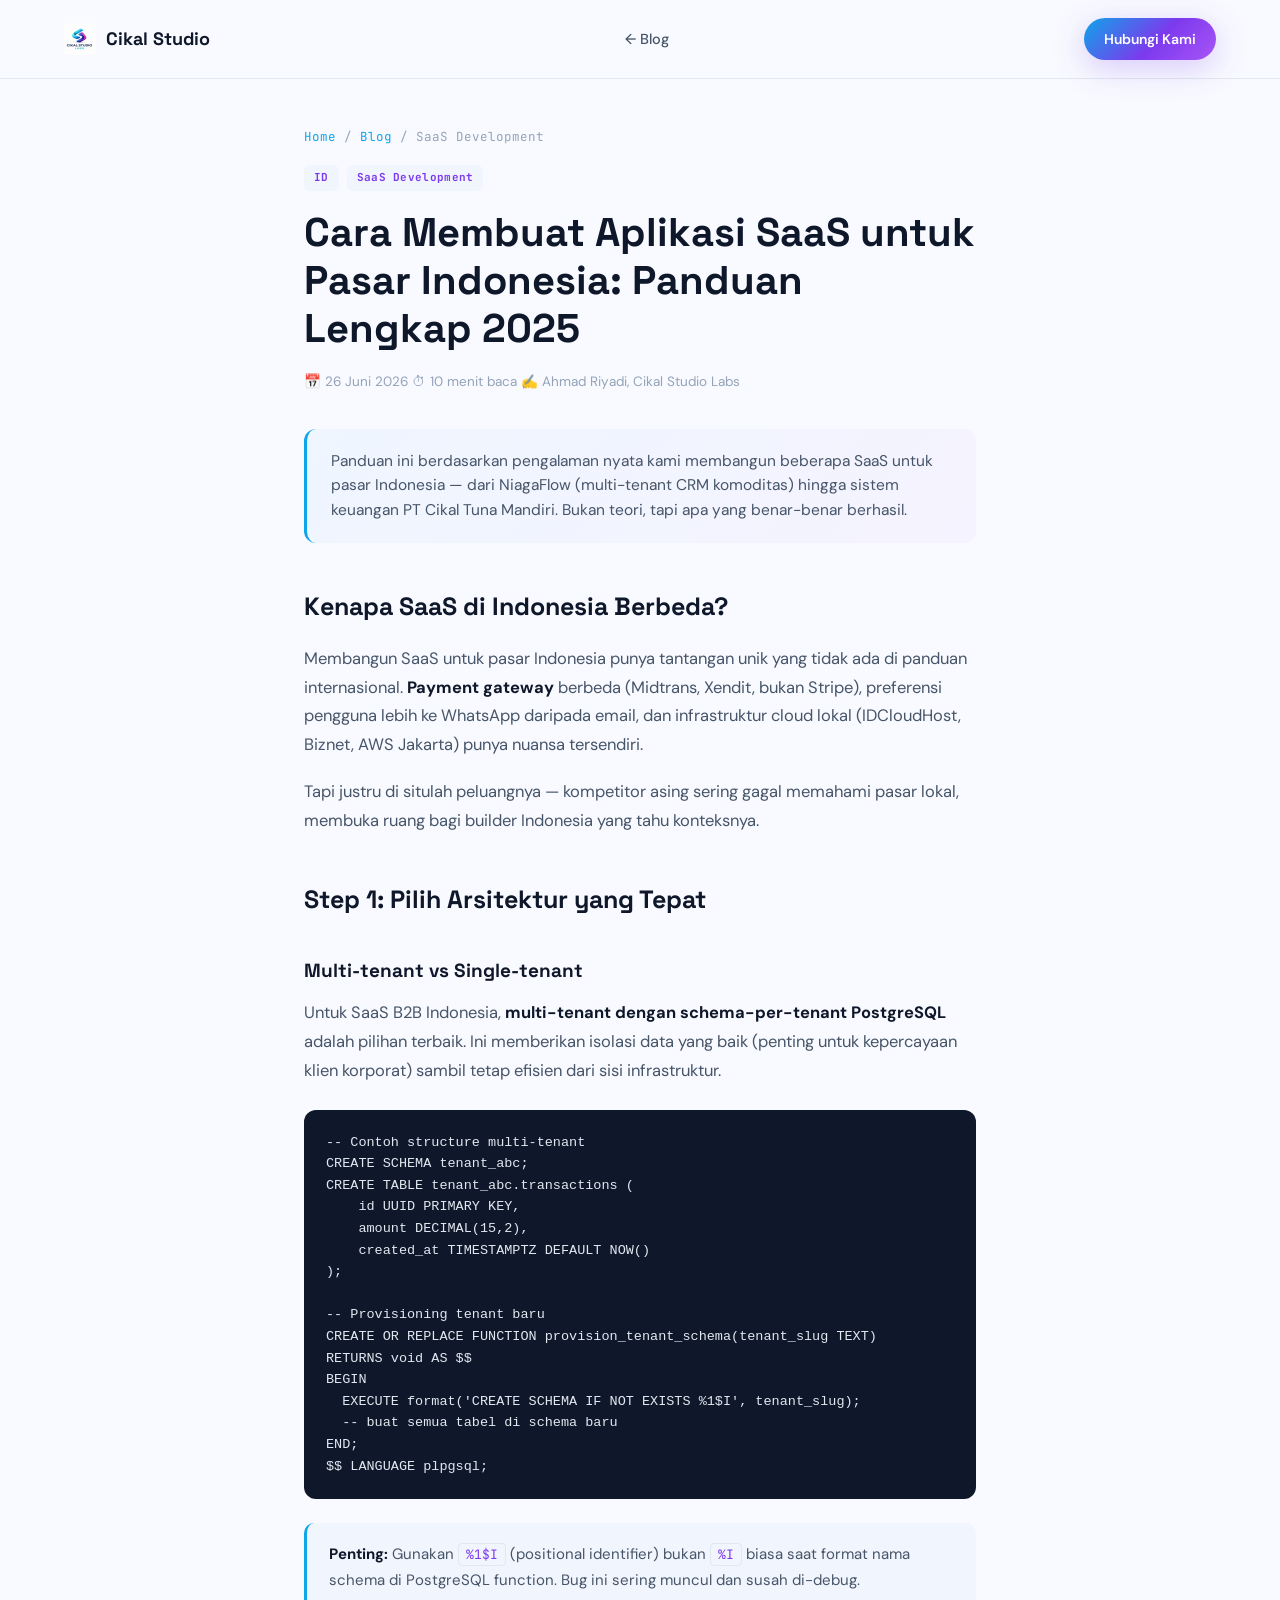
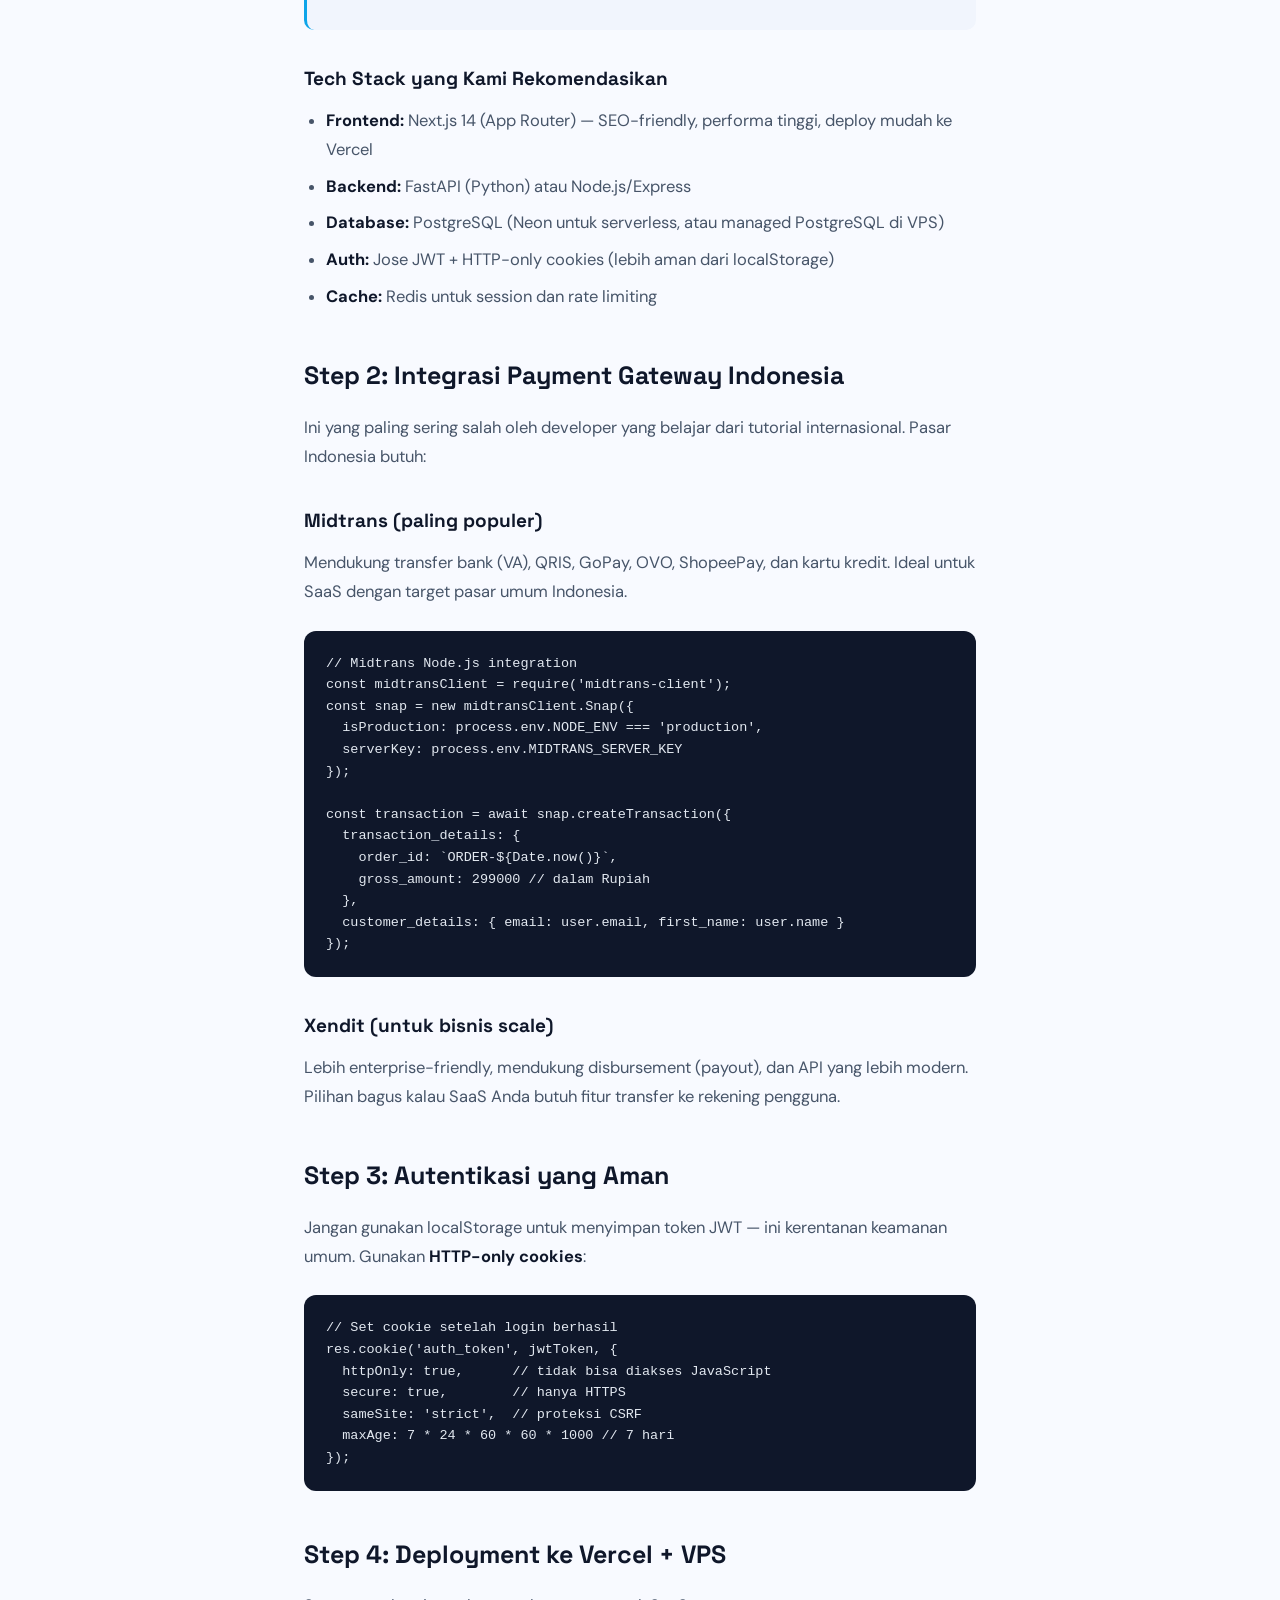
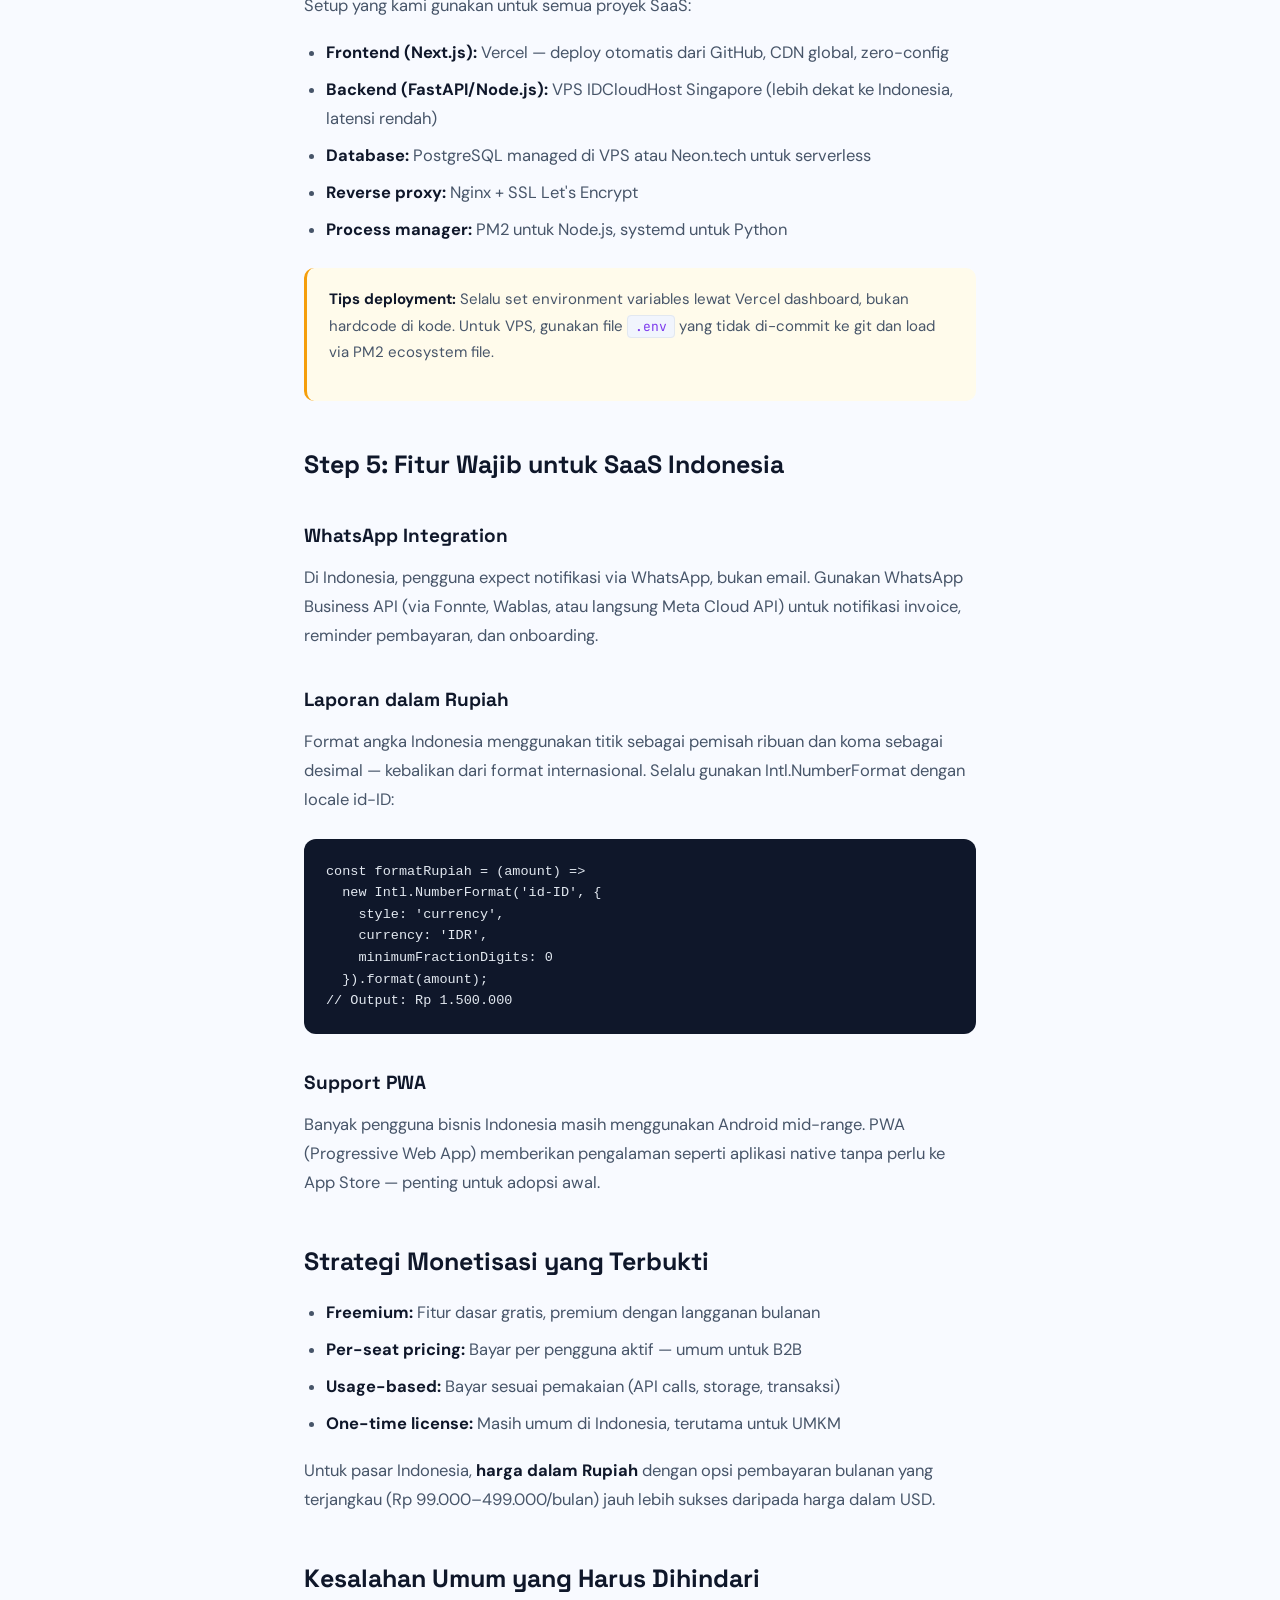
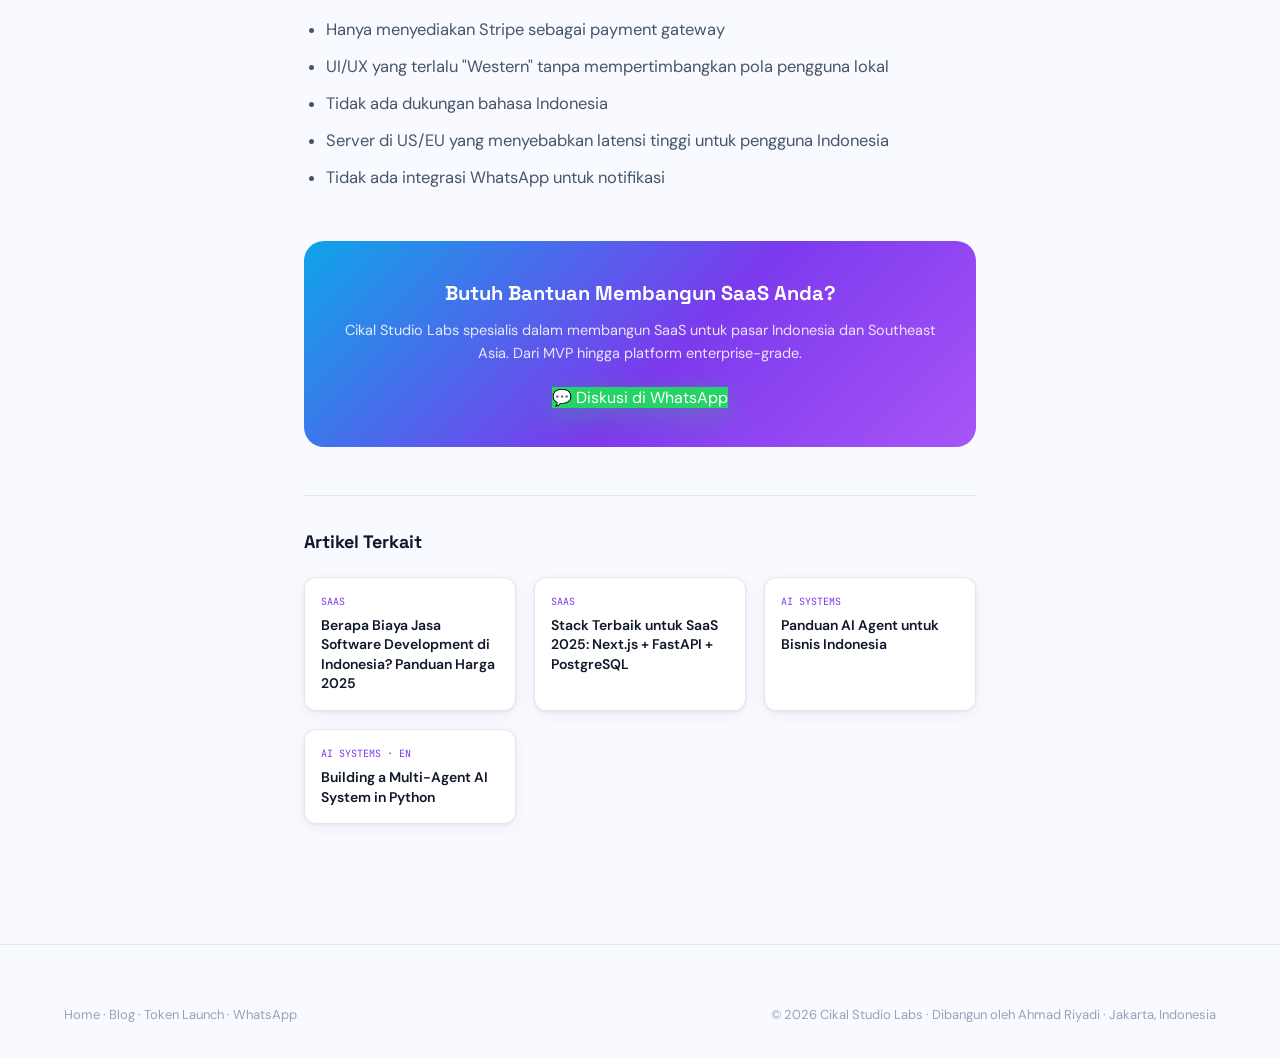
<file: blog/id/cara-membuat-saas-indonesia.html>
<!DOCTYPE html>
<html lang="id">
<head>
<meta charset="UTF-8"><meta name="viewport" content="width=device-width,initial-scale=1.0">
<title>Cara Membuat Aplikasi SaaS untuk Pasar Indonesia: Panduan Lengkap 2025 | Cikal Studio Labs</title>
<meta name="description" content="Panduan lengkap membangun aplikasi SaaS untuk pasar Indonesia — arsitektur multi-tenant, payment gateway lokal (Midtrans, Xendit), deployment, dan strategi monetisasi.">
<link rel="canonical" href="https://www.cikal.studio/blog/id/cara-membuat-saas-indonesia.html">
<meta property="og:title" content="Cara Membuat Aplikasi SaaS untuk Pasar Indonesia">
<meta property="og:description" content="Dari arsitektur multi-tenant hingga payment gateway lokal — panduan teknis membangun SaaS di Indonesia.">
<meta property="og:type" content="article">
<script type="application/ld+json">{"@context":"https://schema.org","@type":"Article","headline":"Cara Membuat Aplikasi SaaS untuk Pasar Indonesia: Panduan Lengkap 2025","datePublished":"2026-06-26","inLanguage":"id","author":{"@type":"Person","name":"Ahmad Riyadi"},"publisher":{"@type":"Organization","name":"Cikal Studio Labs","url":"https://www.cikal.studio/"}}</script>
<link rel="preconnect" href="https://fonts.googleapis.com">
<link rel="preconnect" href="https://fonts.gstatic.com" crossorigin>
<link href="https://fonts.googleapis.com/css2?family=Space+Grotesk:wght@500;600;700&family=DM+Sans:wght@400;500;600;700&family=JetBrains+Mono:wght@400;500;600&display=swap" rel="stylesheet">
<link rel="icon" href="../../images/logo.png">
<link rel="stylesheet" href="../../assets/styles.css">
<style>#navbar{position:static;background:transparent;padding:18px 0;border-bottom:1px solid var(--border)}.article-wrap{padding-top:48px}</style>
</head>
<body>
<nav id="navbar">
  <div class="container nav-inner">
    <a href="../../index.html" class="nav-logo"><img src="../../images/logo.png" alt="Cikal Studio"> Cikal Studio</a>
    <div class="nav-links"><a href="../">← Blog</a></div>
    <a href="https://wa.me/628118885567" class="nav-cta">Hubungi Kami</a>
  </div>
</nav>

<div class="article-wrap">
  <div class="article-header">
    <div class="breadcrumb"><a href="../../">Home</a> / <a href="../">Blog</a> / SaaS Development</div>
    <div class="art-badges"><span class="badge badge-id">ID</span><span class="badge badge-cat">SaaS Development</span></div>
    <h1>Cara Membuat Aplikasi SaaS untuk Pasar Indonesia: Panduan Lengkap 2025</h1>
    <div class="art-meta">
      <span>📅 26 Juni 2026</span>
      <span>⏱ 10 menit baca</span>
      <span>✍️ Ahmad Riyadi, Cikal Studio Labs</span>
    </div>
  </div>

  <div class="art-intro">
    Panduan ini berdasarkan pengalaman nyata kami membangun beberapa SaaS untuk pasar Indonesia — dari NiagaFlow (multi-tenant CRM komoditas) hingga sistem keuangan PT Cikal Tuna Mandiri. Bukan teori, tapi apa yang benar-benar berhasil.
  </div>

  <div class="article-body">
    <h2>Kenapa SaaS di Indonesia Berbeda?</h2>
    <p>Membangun SaaS untuk pasar Indonesia punya tantangan unik yang tidak ada di panduan internasional. <strong>Payment gateway</strong> berbeda (Midtrans, Xendit, bukan Stripe), preferensi pengguna lebih ke WhatsApp daripada email, dan infrastruktur cloud lokal (IDCloudHost, Biznet, AWS Jakarta) punya nuansa tersendiri.</p>
    <p>Tapi justru di situlah peluangnya — kompetitor asing sering gagal memahami pasar lokal, membuka ruang bagi builder Indonesia yang tahu konteksnya.</p>

    <h2>Step 1: Pilih Arsitektur yang Tepat</h2>
    <h3>Multi-tenant vs Single-tenant</h3>
    <p>Untuk SaaS B2B Indonesia, <strong>multi-tenant dengan schema-per-tenant PostgreSQL</strong> adalah pilihan terbaik. Ini memberikan isolasi data yang baik (penting untuk kepercayaan klien korporat) sambil tetap efisien dari sisi infrastruktur.</p>
    <div class="code-block"><pre>-- Contoh structure multi-tenant
CREATE SCHEMA tenant_abc;
CREATE TABLE tenant_abc.transactions (
    id UUID PRIMARY KEY,
    amount DECIMAL(15,2),
    created_at TIMESTAMPTZ DEFAULT NOW()
);

-- Provisioning tenant baru
CREATE OR REPLACE FUNCTION provision_tenant_schema(tenant_slug TEXT)
RETURNS void AS $$
BEGIN
  EXECUTE format('CREATE SCHEMA IF NOT EXISTS %1$I', tenant_slug);
  -- buat semua tabel di schema baru
END;
$$ LANGUAGE plpgsql;</pre></div>

    <div class="callout">
      <p><strong>Penting:</strong> Gunakan <code>%1$I</code> (positional identifier) bukan <code>%I</code> biasa saat format nama schema di PostgreSQL function. Bug ini sering muncul dan susah di-debug.</p>
    </div>

    <h3>Tech Stack yang Kami Rekomendasikan</h3>
    <ul>
      <li><strong>Frontend:</strong> Next.js 14 (App Router) — SEO-friendly, performa tinggi, deploy mudah ke Vercel</li>
      <li><strong>Backend:</strong> FastAPI (Python) atau Node.js/Express</li>
      <li><strong>Database:</strong> PostgreSQL (Neon untuk serverless, atau managed PostgreSQL di VPS)</li>
      <li><strong>Auth:</strong> Jose JWT + HTTP-only cookies (lebih aman dari localStorage)</li>
      <li><strong>Cache:</strong> Redis untuk session dan rate limiting</li>
    </ul>

    <h2>Step 2: Integrasi Payment Gateway Indonesia</h2>
    <p>Ini yang paling sering salah oleh developer yang belajar dari tutorial internasional. Pasar Indonesia butuh:</p>

    <h3>Midtrans (paling populer)</h3>
    <p>Mendukung transfer bank (VA), QRIS, GoPay, OVO, ShopeePay, dan kartu kredit. Ideal untuk SaaS dengan target pasar umum Indonesia.</p>
    <div class="code-block"><pre>// Midtrans Node.js integration
const midtransClient = require('midtrans-client');
const snap = new midtransClient.Snap({
  isProduction: process.env.NODE_ENV === 'production',
  serverKey: process.env.MIDTRANS_SERVER_KEY
});

const transaction = await snap.createTransaction({
  transaction_details: {
    order_id: `ORDER-${Date.now()}`,
    gross_amount: 299000 // dalam Rupiah
  },
  customer_details: { email: user.email, first_name: user.name }
});</pre></div>

    <h3>Xendit (untuk bisnis scale)</h3>
    <p>Lebih enterprise-friendly, mendukung disbursement (payout), dan API yang lebih modern. Pilihan bagus kalau SaaS Anda butuh fitur transfer ke rekening pengguna.</p>

    <h2>Step 3: Autentikasi yang Aman</h2>
    <p>Jangan gunakan localStorage untuk menyimpan token JWT — ini kerentanan keamanan umum. Gunakan <strong>HTTP-only cookies</strong>:</p>
    <div class="code-block"><pre>// Set cookie setelah login berhasil
res.cookie('auth_token', jwtToken, {
  httpOnly: true,      // tidak bisa diakses JavaScript
  secure: true,        // hanya HTTPS
  sameSite: 'strict',  // proteksi CSRF
  maxAge: 7 * 24 * 60 * 60 * 1000 // 7 hari
});</pre></div>

    <h2>Step 4: Deployment ke Vercel + VPS</h2>
    <p>Setup yang kami gunakan untuk semua proyek SaaS:</p>
    <ul>
      <li><strong>Frontend (Next.js):</strong> Vercel — deploy otomatis dari GitHub, CDN global, zero-config</li>
      <li><strong>Backend (FastAPI/Node.js):</strong> VPS IDCloudHost Singapore (lebih dekat ke Indonesia, latensi rendah)</li>
      <li><strong>Database:</strong> PostgreSQL managed di VPS atau Neon.tech untuk serverless</li>
      <li><strong>Reverse proxy:</strong> Nginx + SSL Let's Encrypt</li>
      <li><strong>Process manager:</strong> PM2 untuk Node.js, systemd untuk Python</li>
    </ul>

    <div class="callout-gold callout">
      <p><strong>Tips deployment:</strong> Selalu set environment variables lewat Vercel dashboard, bukan hardcode di kode. Untuk VPS, gunakan file <code>.env</code> yang tidak di-commit ke git dan load via PM2 ecosystem file.</p>
    </div>

    <h2>Step 5: Fitur Wajib untuk SaaS Indonesia</h2>
    <h3>WhatsApp Integration</h3>
    <p>Di Indonesia, pengguna expect notifikasi via WhatsApp, bukan email. Gunakan WhatsApp Business API (via Fonnte, Wablas, atau langsung Meta Cloud API) untuk notifikasi invoice, reminder pembayaran, dan onboarding.</p>

    <h3>Laporan dalam Rupiah</h3>
    <p>Format angka Indonesia menggunakan titik sebagai pemisah ribuan dan koma sebagai desimal — kebalikan dari format internasional. Selalu gunakan Intl.NumberFormat dengan locale id-ID:</p>
    <div class="code-block"><pre>const formatRupiah = (amount) =>
  new Intl.NumberFormat('id-ID', {
    style: 'currency',
    currency: 'IDR',
    minimumFractionDigits: 0
  }).format(amount);
// Output: Rp 1.500.000</pre></div>

    <h3>Support PWA</h3>
    <p>Banyak pengguna bisnis Indonesia masih menggunakan Android mid-range. PWA (Progressive Web App) memberikan pengalaman seperti aplikasi native tanpa perlu ke App Store — penting untuk adopsi awal.</p>

    <h2>Strategi Monetisasi yang Terbukti</h2>
    <ul>
      <li><strong>Freemium:</strong> Fitur dasar gratis, premium dengan langganan bulanan</li>
      <li><strong>Per-seat pricing:</strong> Bayar per pengguna aktif — umum untuk B2B</li>
      <li><strong>Usage-based:</strong> Bayar sesuai pemakaian (API calls, storage, transaksi)</li>
      <li><strong>One-time license:</strong> Masih umum di Indonesia, terutama untuk UMKM</li>
    </ul>
    <p>Untuk pasar Indonesia, <strong>harga dalam Rupiah</strong> dengan opsi pembayaran bulanan yang terjangkau (Rp 99.000–499.000/bulan) jauh lebih sukses daripada harga dalam USD.</p>

    <h2>Kesalahan Umum yang Harus Dihindari</h2>
    <ul>
      <li>Hanya menyediakan Stripe sebagai payment gateway</li>
      <li>UI/UX yang terlalu "Western" tanpa mempertimbangkan pola pengguna lokal</li>
      <li>Tidak ada dukungan bahasa Indonesia</li>
      <li>Server di US/EU yang menyebabkan latensi tinggi untuk pengguna Indonesia</li>
      <li>Tidak ada integrasi WhatsApp untuk notifikasi</li>
    </ul>
  </div>

  <div class="art-cta">
    <h3>Butuh Bantuan Membangun SaaS Anda?</h3>
    <p>Cikal Studio Labs spesialis dalam membangun SaaS untuk pasar Indonesia dan Southeast Asia. Dari MVP hingga platform enterprise-grade.</p>
    <a href="https://wa.me/628118885567" target="_blank" class="btn-wa">💬 Diskusi di WhatsApp</a>
  </div>

  <div class="related">
    <h3>Artikel Terkait</h3>
    <div class="related-grid">
      <a href="biaya-jasa-software-development-indonesia.html" class="related-card">
        <div class="rc-cat">SaaS</div>
        <h4>Berapa Biaya Jasa Software Development di Indonesia? Panduan Harga 2025</h4>
      </a>
      <a href="nextjs-fastapi-saas-stack-indonesia.html" class="related-card">
        <div class="rc-cat">SaaS</div>
        <h4>Stack Terbaik untuk SaaS 2025: Next.js + FastAPI + PostgreSQL</h4>
      </a>
      <a href="panduan-ai-agent-bisnis-indonesia.html" class="related-card">
        <div class="rc-cat">AI Systems</div>
        <h4>Panduan AI Agent untuk Bisnis Indonesia</h4>
      </a>
      <a href="../en/multi-agent-ai-system-python.html" class="related-card">
        <div class="rc-cat">AI Systems · EN</div>
        <h4>Building a Multi-Agent AI System in Python</h4>
      </a>
    </div>
  </div>
</div>

<footer>
  <div class="container footer-bottom" style="border-top:none;padding-top:0">
    <span><a href="../../index.html">Home</a> · <a href="../">Blog</a> · <a href="../../token-launch-id.html">Token Launch</a> · <a href="https://wa.me/628118885567" target="_blank">WhatsApp</a></span>
    <span>© 2026 Cikal Studio Labs · Dibangun oleh Ahmad Riyadi · Jakarta, Indonesia</span>
  </div>
</footer>
<script src="../../assets/script.js"></script>
</body></html>
</file>
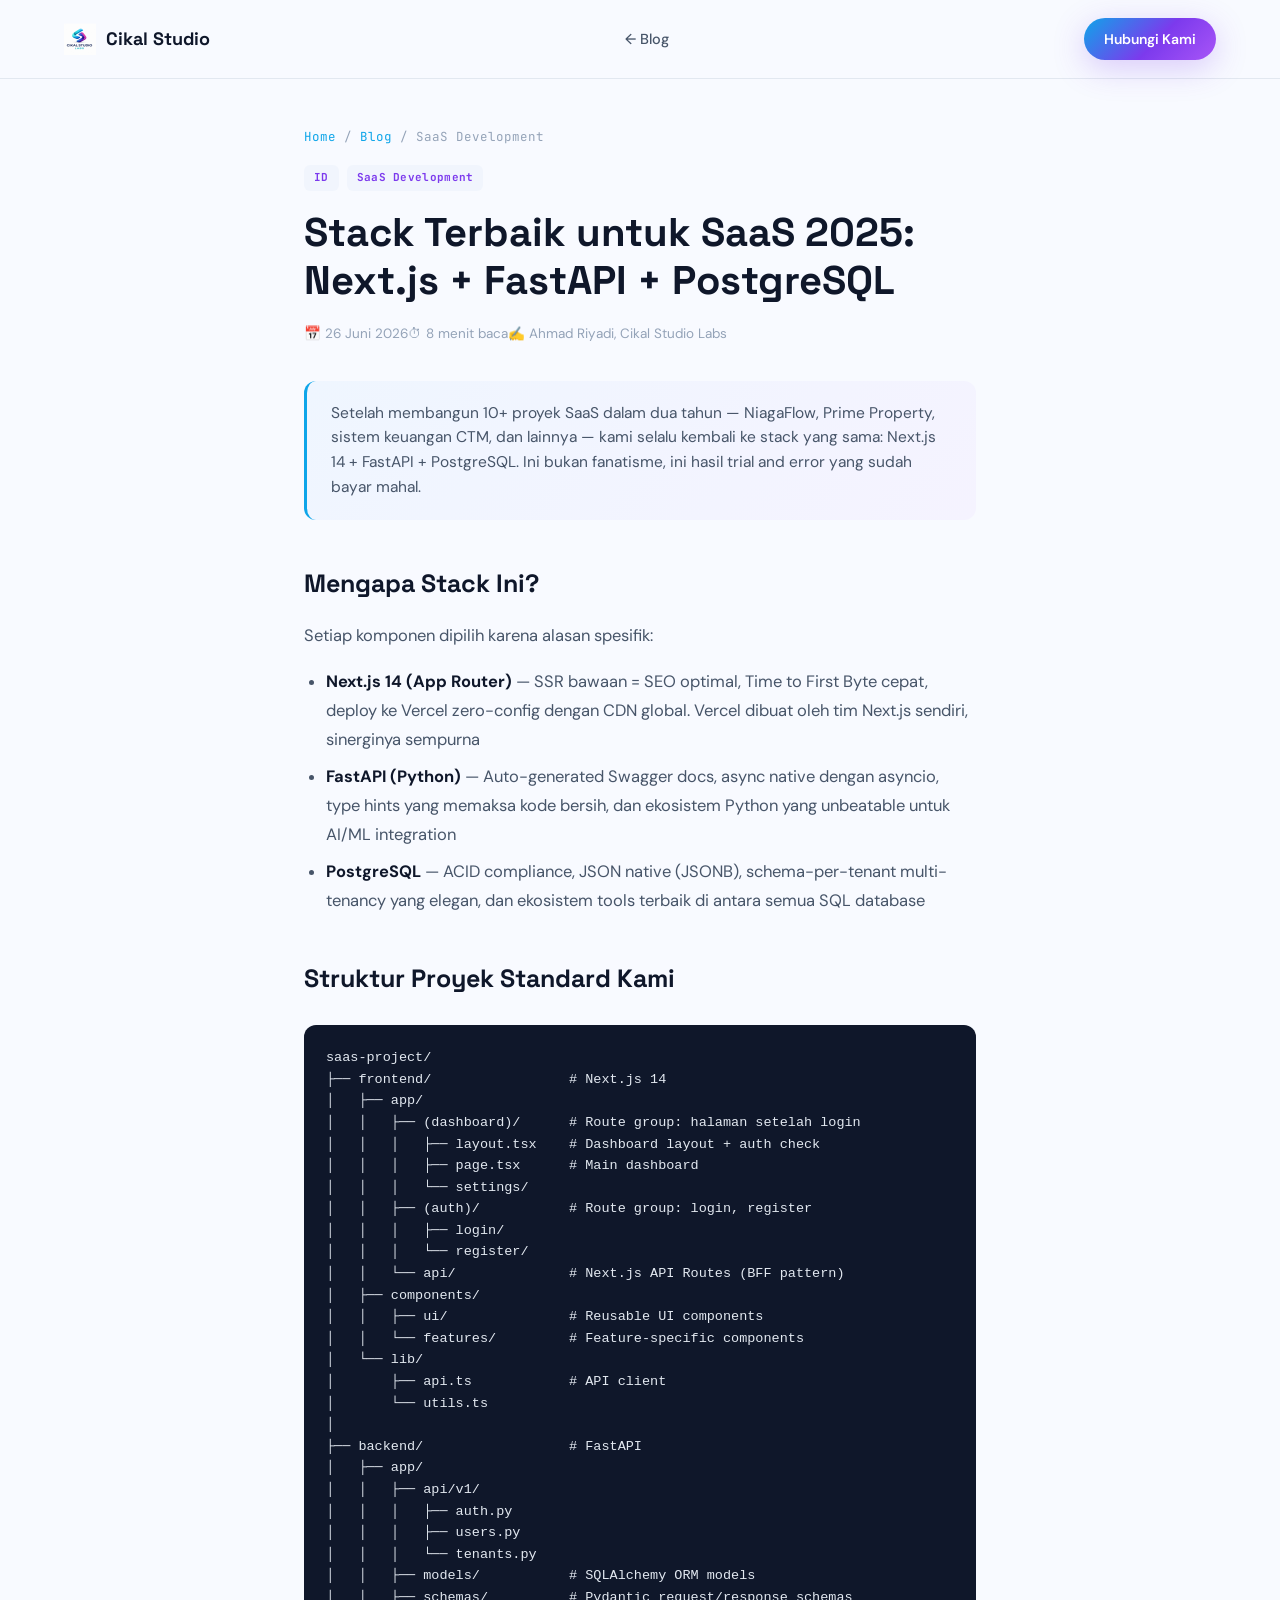
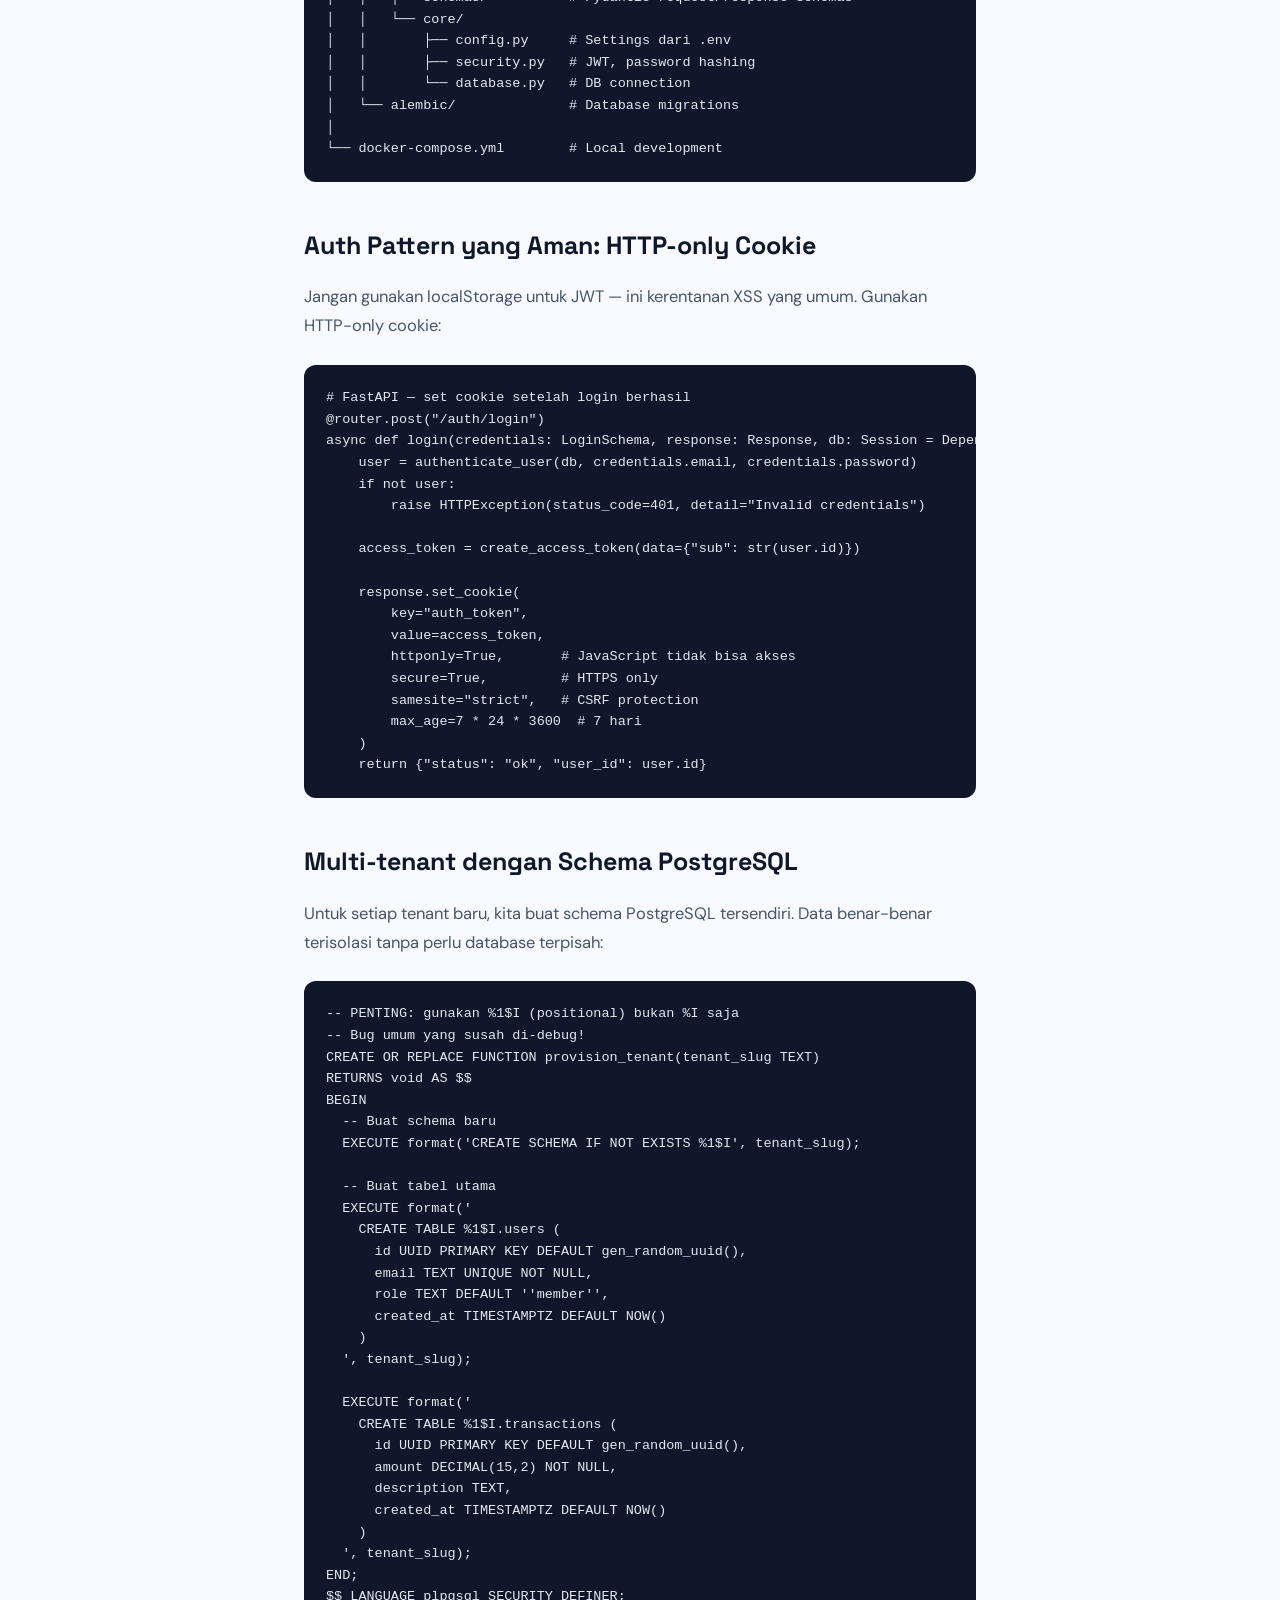
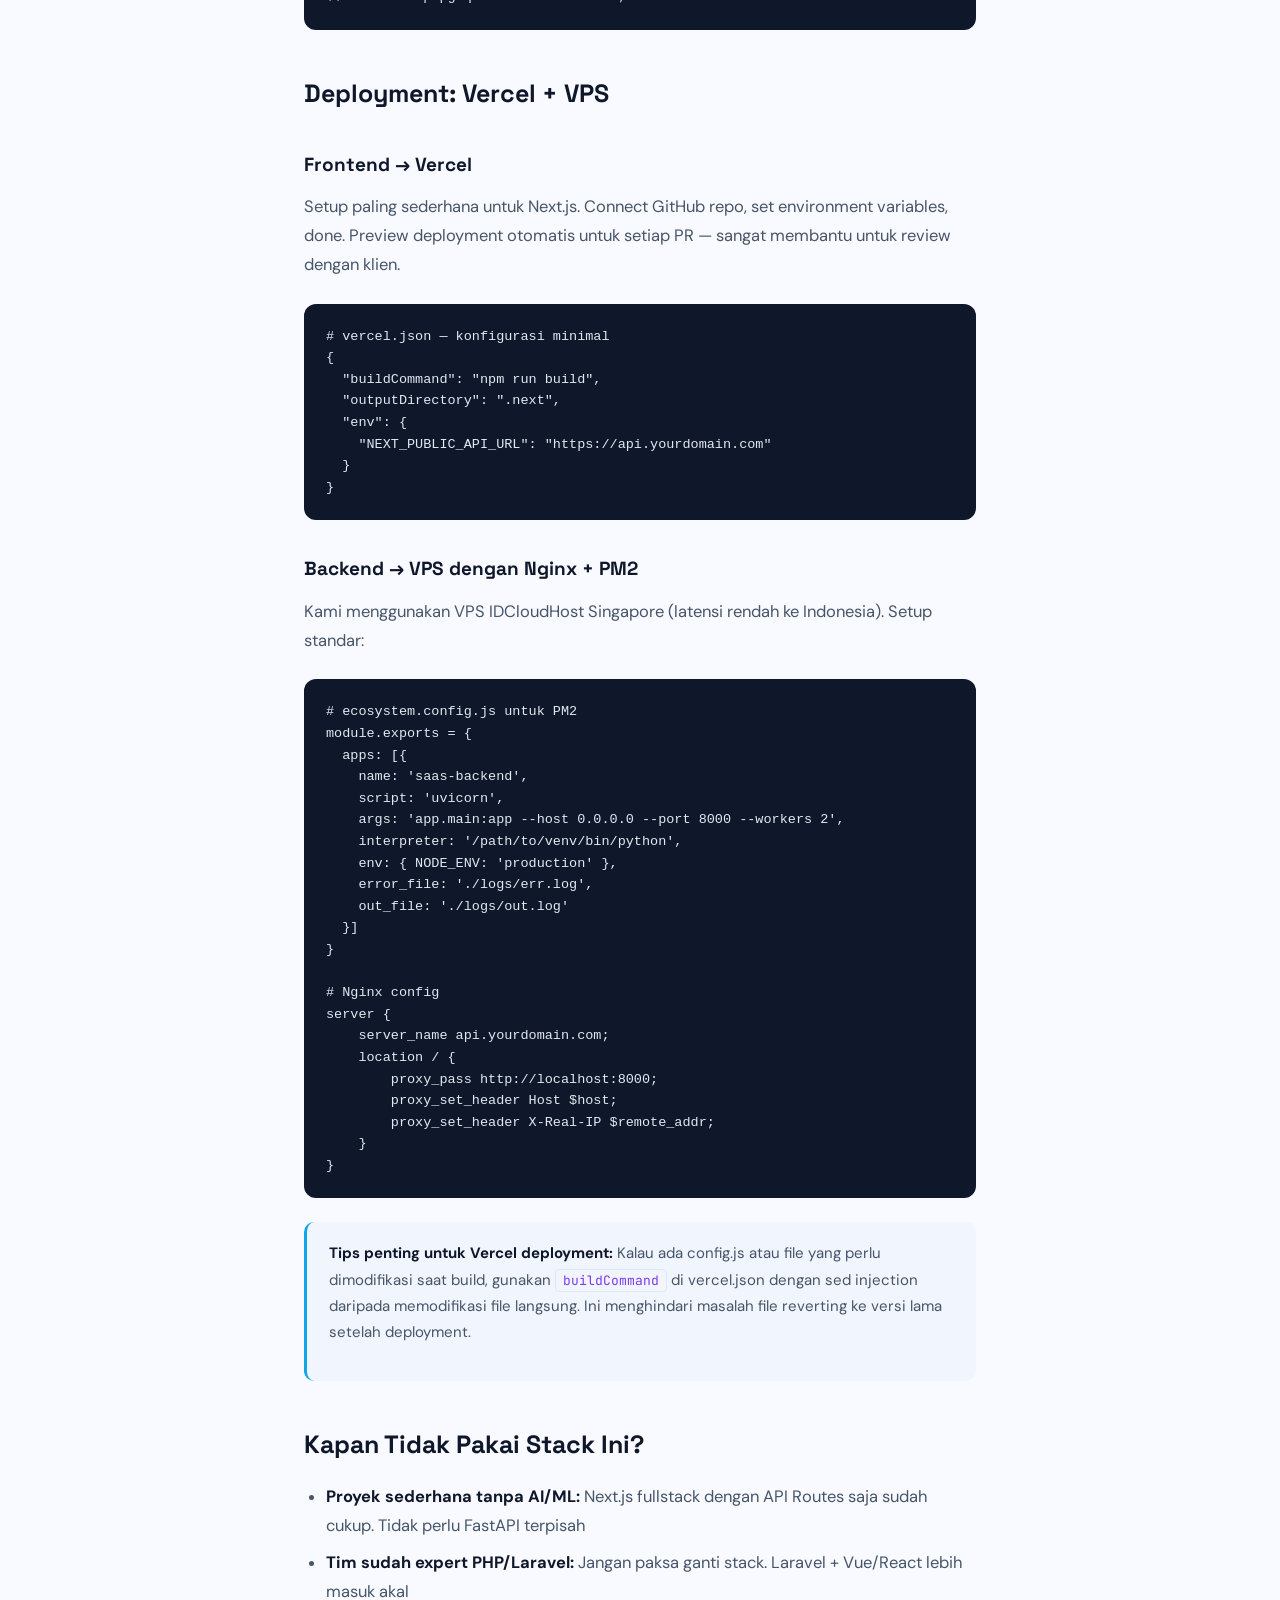
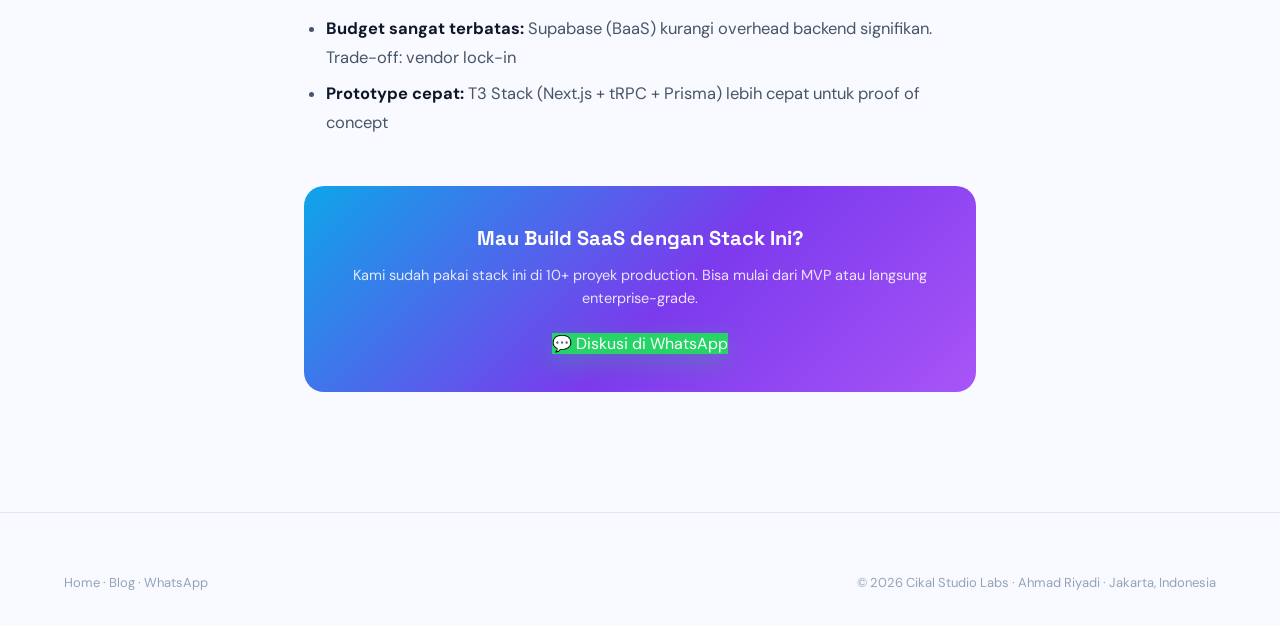
<file: blog/id/nextjs-fastapi-saas-stack-indonesia.html>
<!DOCTYPE html>
<html lang="id">
<head>
<meta charset="UTF-8"><meta name="viewport" content="width=device-width,initial-scale=1.0">
<title>Stack Terbaik SaaS 2025: Next.js + FastAPI + PostgreSQL | Cikal Studio Labs</title>
<meta name="description" content="Kenapa Next.js 14, FastAPI, dan PostgreSQL adalah kombinasi terbaik untuk membangun SaaS di Indonesia — keunggulan, keterbatasan, dan tips deployment ke Vercel dan VPS.">
<link rel="canonical" href="https://www.cikal.studio/blog/id/nextjs-fastapi-saas-stack-indonesia.html">
<script type="application/ld+json">{"@context":"https://schema.org","@type":"Article","headline":"Stack Terbaik untuk SaaS 2025: Next.js + FastAPI + PostgreSQL","datePublished":"2026-06-26","inLanguage":"id","author":{"@type":"Person","name":"Ahmad Riyadi"},"publisher":{"@type":"Organization","name":"Cikal Studio Labs","url":"https://www.cikal.studio/"}}</script>
<link rel="preconnect" href="https://fonts.googleapis.com">
<link rel="preconnect" href="https://fonts.gstatic.com" crossorigin>
<link href="https://fonts.googleapis.com/css2?family=Space+Grotesk:wght@500;600;700&family=DM+Sans:wght@400;500;600;700&family=JetBrains+Mono:wght@400;500;600&display=swap" rel="stylesheet">
<link rel="icon" href="../../images/logo.png">
<link rel="stylesheet" href="../../assets/styles.css">
<style>#navbar{position:static;background:transparent;padding:18px 0;border-bottom:1px solid var(--border)}.article-wrap{padding-top:48px}</style>
</head>
<body>
<nav id="navbar">
  <div class="container nav-inner">
    <a href="../../index.html" class="nav-logo"><img src="../../images/logo.png" alt="Cikal Studio"> Cikal Studio</a>
    <div class="nav-links"><a href="../">← Blog</a></div>
    <a href="https://wa.me/628118885567" class="nav-cta">Hubungi Kami</a>
  </div>
</nav>
<div class="article-wrap">
  <div class="article-header">
    <div class="breadcrumb"><a href="../../">Home</a> / <a href="../">Blog</a> / SaaS Development</div>
    <div class="art-badges"><span class="badge badge-id">ID</span><span class="badge badge-cat">SaaS Development</span></div>
    <h1>Stack Terbaik untuk SaaS 2025: Next.js + FastAPI + PostgreSQL</h1>
    <div class="art-meta"><span>📅 26 Juni 2026</span><span>⏱ 8 menit baca</span><span>✍️ Ahmad Riyadi, Cikal Studio Labs</span></div>
  </div>
  <div class="art-intro">
    Setelah membangun 10+ proyek SaaS dalam dua tahun — NiagaFlow, Prime Property, sistem keuangan CTM, dan lainnya — kami selalu kembali ke stack yang sama: Next.js 14 + FastAPI + PostgreSQL. Ini bukan fanatisme, ini hasil trial and error yang sudah bayar mahal.
  </div>
  <div class="article-body">
    <h2>Mengapa Stack Ini?</h2>
    <p>Setiap komponen dipilih karena alasan spesifik:</p>
    <ul>
      <li><strong>Next.js 14 (App Router)</strong> — SSR bawaan = SEO optimal, Time to First Byte cepat, deploy ke Vercel zero-config dengan CDN global. Vercel dibuat oleh tim Next.js sendiri, sinerginya sempurna</li>
      <li><strong>FastAPI (Python)</strong> — Auto-generated Swagger docs, async native dengan asyncio, type hints yang memaksa kode bersih, dan ekosistem Python yang unbeatable untuk AI/ML integration</li>
      <li><strong>PostgreSQL</strong> — ACID compliance, JSON native (JSONB), schema-per-tenant multi-tenancy yang elegan, dan ekosistem tools terbaik di antara semua SQL database</li>
    </ul>

    <h2>Struktur Proyek Standard Kami</h2>
    <div class="code-block"><pre>saas-project/
├── frontend/                 # Next.js 14
│   ├── app/
│   │   ├── (dashboard)/      # Route group: halaman setelah login
│   │   │   ├── layout.tsx    # Dashboard layout + auth check
│   │   │   ├── page.tsx      # Main dashboard
│   │   │   └── settings/
│   │   ├── (auth)/           # Route group: login, register
│   │   │   ├── login/
│   │   │   └── register/
│   │   └── api/              # Next.js API Routes (BFF pattern)
│   ├── components/
│   │   ├── ui/               # Reusable UI components
│   │   └── features/         # Feature-specific components
│   └── lib/
│       ├── api.ts            # API client
│       └── utils.ts
│
├── backend/                  # FastAPI
│   ├── app/
│   │   ├── api/v1/
│   │   │   ├── auth.py
│   │   │   ├── users.py
│   │   │   └── tenants.py
│   │   ├── models/           # SQLAlchemy ORM models
│   │   ├── schemas/          # Pydantic request/response schemas
│   │   └── core/
│   │       ├── config.py     # Settings dari .env
│   │       ├── security.py   # JWT, password hashing
│   │       └── database.py   # DB connection
│   └── alembic/              # Database migrations
│
└── docker-compose.yml        # Local development</pre></div>

    <h2>Auth Pattern yang Aman: HTTP-only Cookie</h2>
    <p>Jangan gunakan localStorage untuk JWT — ini kerentanan XSS yang umum. Gunakan HTTP-only cookie:</p>
    <div class="code-block"><pre># FastAPI — set cookie setelah login berhasil
@router.post("/auth/login")
async def login(credentials: LoginSchema, response: Response, db: Session = Depends(get_db)):
    user = authenticate_user(db, credentials.email, credentials.password)
    if not user:
        raise HTTPException(status_code=401, detail="Invalid credentials")

    access_token = create_access_token(data={"sub": str(user.id)})

    response.set_cookie(
        key="auth_token",
        value=access_token,
        httponly=True,       # JavaScript tidak bisa akses
        secure=True,         # HTTPS only
        samesite="strict",   # CSRF protection
        max_age=7 * 24 * 3600  # 7 hari
    )
    return {"status": "ok", "user_id": user.id}</pre></div>

    <h2>Multi-tenant dengan Schema PostgreSQL</h2>
    <p>Untuk setiap tenant baru, kita buat schema PostgreSQL tersendiri. Data benar-benar terisolasi tanpa perlu database terpisah:</p>
    <div class="code-block"><pre>-- PENTING: gunakan %1$I (positional) bukan %I saja
-- Bug umum yang susah di-debug!
CREATE OR REPLACE FUNCTION provision_tenant(tenant_slug TEXT)
RETURNS void AS $$
BEGIN
  -- Buat schema baru
  EXECUTE format('CREATE SCHEMA IF NOT EXISTS %1$I', tenant_slug);

  -- Buat tabel utama
  EXECUTE format('
    CREATE TABLE %1$I.users (
      id UUID PRIMARY KEY DEFAULT gen_random_uuid(),
      email TEXT UNIQUE NOT NULL,
      role TEXT DEFAULT ''member'',
      created_at TIMESTAMPTZ DEFAULT NOW()
    )
  ', tenant_slug);

  EXECUTE format('
    CREATE TABLE %1$I.transactions (
      id UUID PRIMARY KEY DEFAULT gen_random_uuid(),
      amount DECIMAL(15,2) NOT NULL,
      description TEXT,
      created_at TIMESTAMPTZ DEFAULT NOW()
    )
  ', tenant_slug);
END;
$$ LANGUAGE plpgsql SECURITY DEFINER;</pre></div>

    <h2>Deployment: Vercel + VPS</h2>
    <h3>Frontend → Vercel</h3>
    <p>Setup paling sederhana untuk Next.js. Connect GitHub repo, set environment variables, done. Preview deployment otomatis untuk setiap PR — sangat membantu untuk review dengan klien.</p>
    <div class="code-block"><pre># vercel.json — konfigurasi minimal
{
  "buildCommand": "npm run build",
  "outputDirectory": ".next",
  "env": {
    "NEXT_PUBLIC_API_URL": "https://api.yourdomain.com"
  }
}</pre></div>

    <h3>Backend → VPS dengan Nginx + PM2</h3>
    <p>Kami menggunakan VPS IDCloudHost Singapore (latensi rendah ke Indonesia). Setup standar:</p>
    <div class="code-block"><pre># ecosystem.config.js untuk PM2
module.exports = {
  apps: [{
    name: 'saas-backend',
    script: 'uvicorn',
    args: 'app.main:app --host 0.0.0.0 --port 8000 --workers 2',
    interpreter: '/path/to/venv/bin/python',
    env: { NODE_ENV: 'production' },
    error_file: './logs/err.log',
    out_file: './logs/out.log'
  }]
}

# Nginx config
server {
    server_name api.yourdomain.com;
    location / {
        proxy_pass http://localhost:8000;
        proxy_set_header Host $host;
        proxy_set_header X-Real-IP $remote_addr;
    }
}</pre></div>

    <div class="callout">
      <p><strong>Tips penting untuk Vercel deployment:</strong> Kalau ada config.js atau file yang perlu dimodifikasi saat build, gunakan <code>buildCommand</code> di vercel.json dengan sed injection daripada memodifikasi file langsung. Ini menghindari masalah file reverting ke versi lama setelah deployment.</p>
    </div>

    <h2>Kapan Tidak Pakai Stack Ini?</h2>
    <ul>
      <li><strong>Proyek sederhana tanpa AI/ML:</strong> Next.js fullstack dengan API Routes saja sudah cukup. Tidak perlu FastAPI terpisah</li>
      <li><strong>Tim sudah expert PHP/Laravel:</strong> Jangan paksa ganti stack. Laravel + Vue/React lebih masuk akal</li>
      <li><strong>Budget sangat terbatas:</strong> Supabase (BaaS) kurangi overhead backend signifikan. Trade-off: vendor lock-in</li>
      <li><strong>Prototype cepat:</strong> T3 Stack (Next.js + tRPC + Prisma) lebih cepat untuk proof of concept</li>
    </ul>
  </div>
  <div class="art-cta">
    <h3>Mau Build SaaS dengan Stack Ini?</h3>
    <p>Kami sudah pakai stack ini di 10+ proyek production. Bisa mulai dari MVP atau langsung enterprise-grade.</p>
    <a href="https://wa.me/628118885567" target="_blank" class="btn-wa">💬 Diskusi di WhatsApp</a>
  </div>
</div>
<footer>
  <div class="container footer-bottom" style="border-top:none;padding-top:0">
    <span><a href="../../index.html">Home</a> · <a href="../">Blog</a> · <a href="https://wa.me/628118885567">WhatsApp</a></span>
    <span>© 2026 Cikal Studio Labs · Ahmad Riyadi · Jakarta, Indonesia</span>
  </div>
</footer>
<script src="../../assets/script.js"></script>
</body></html>
</file>
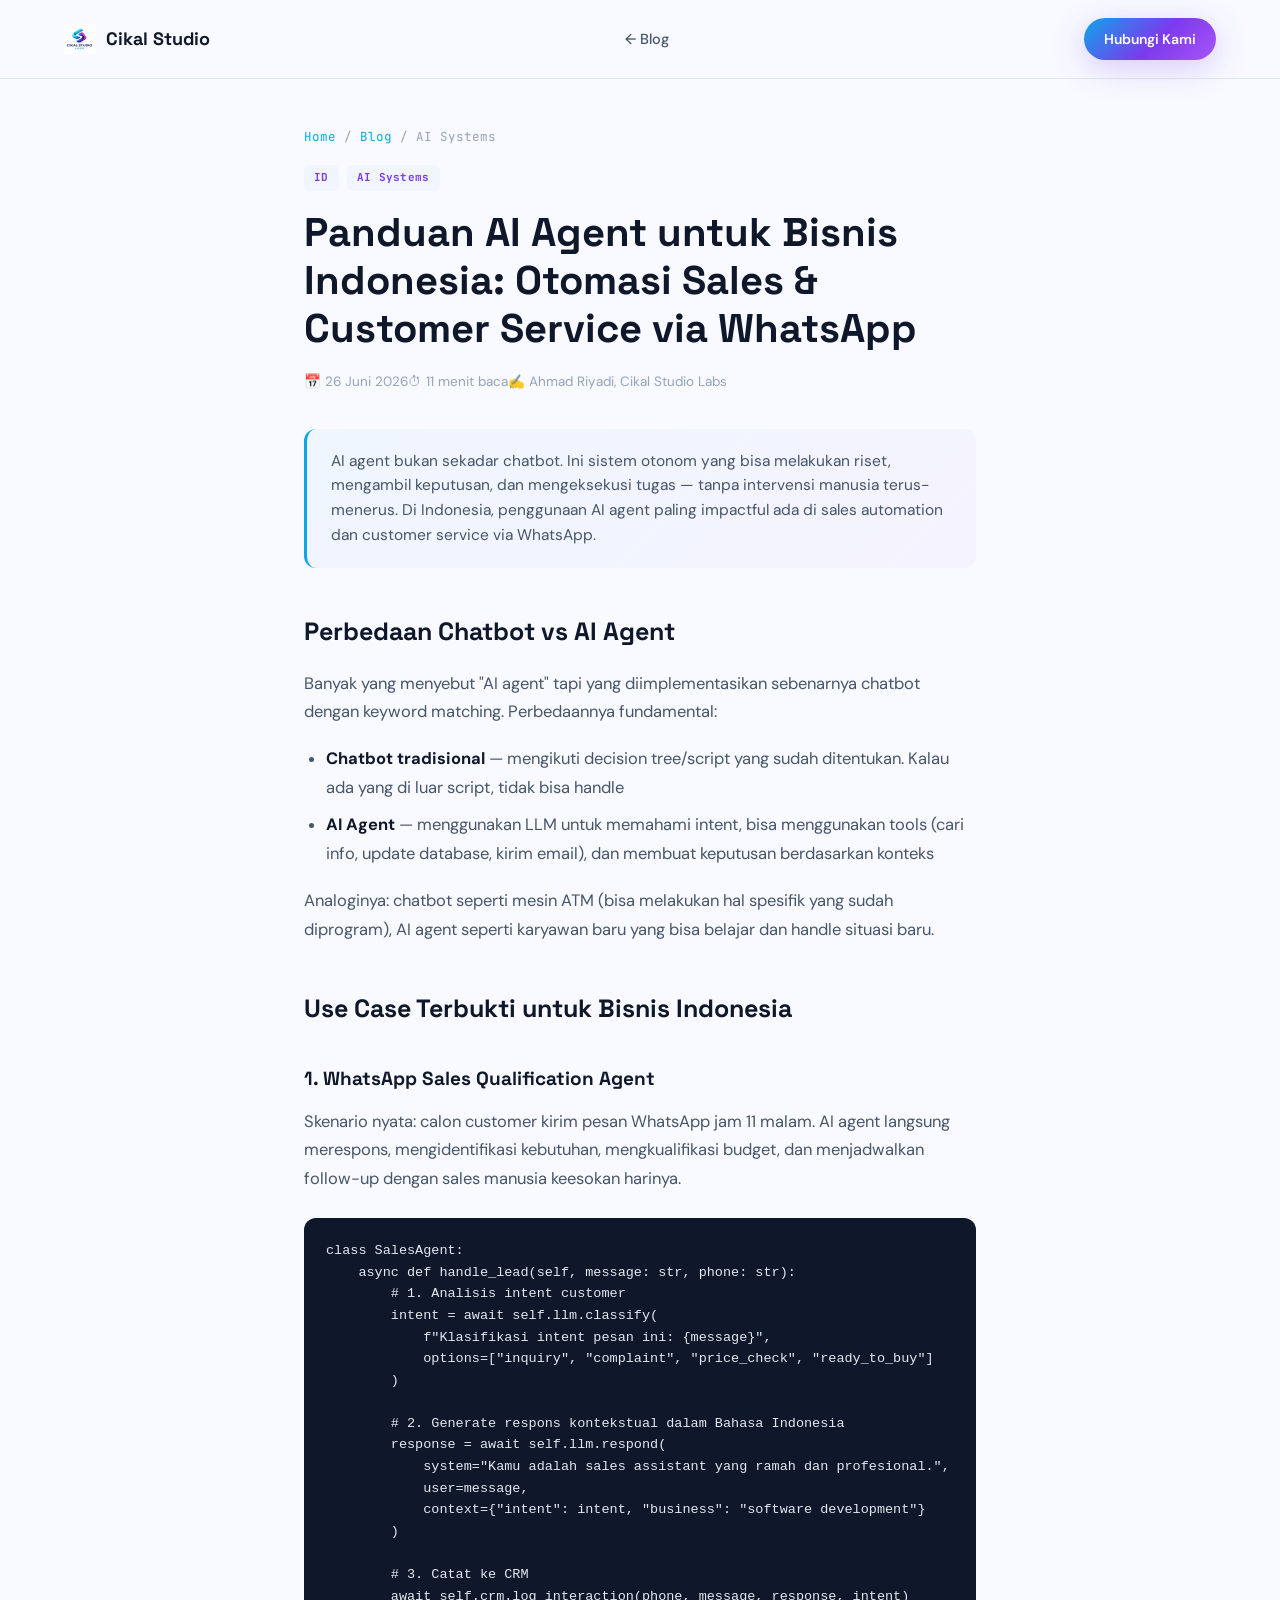
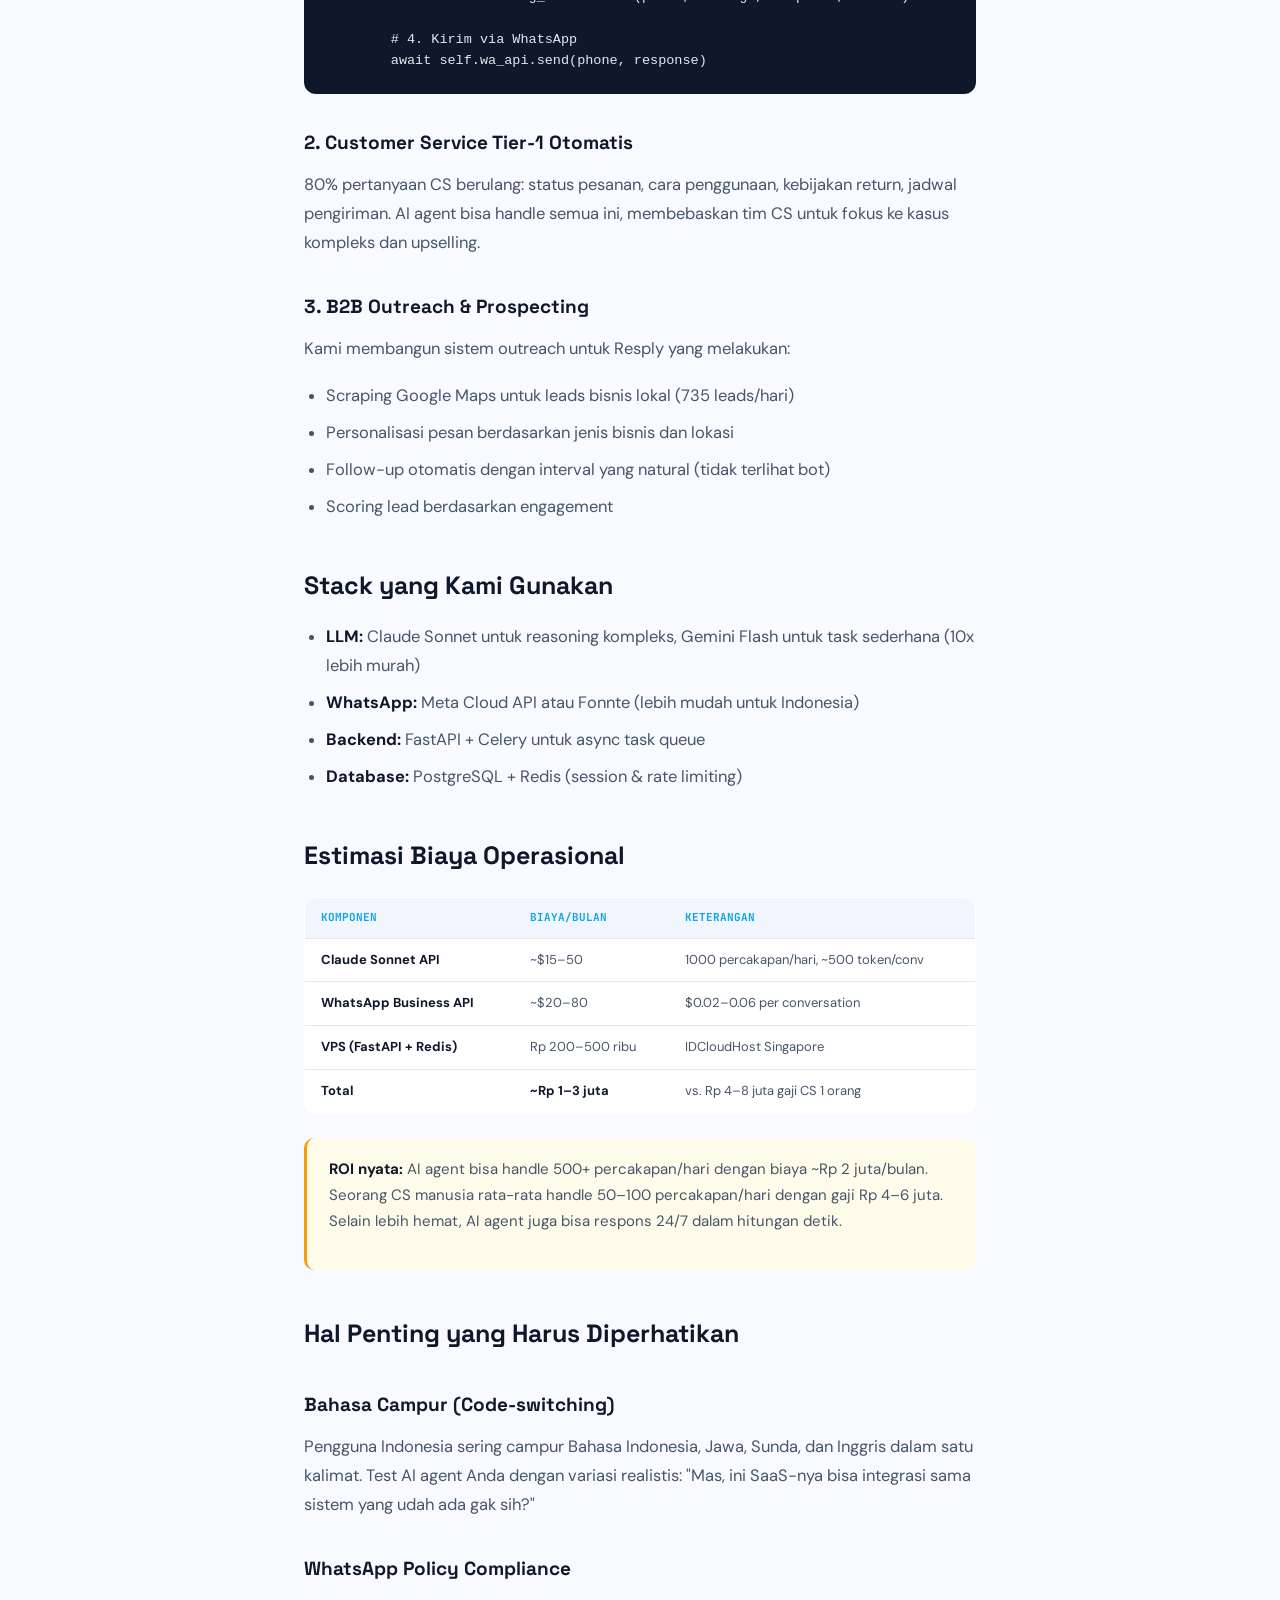
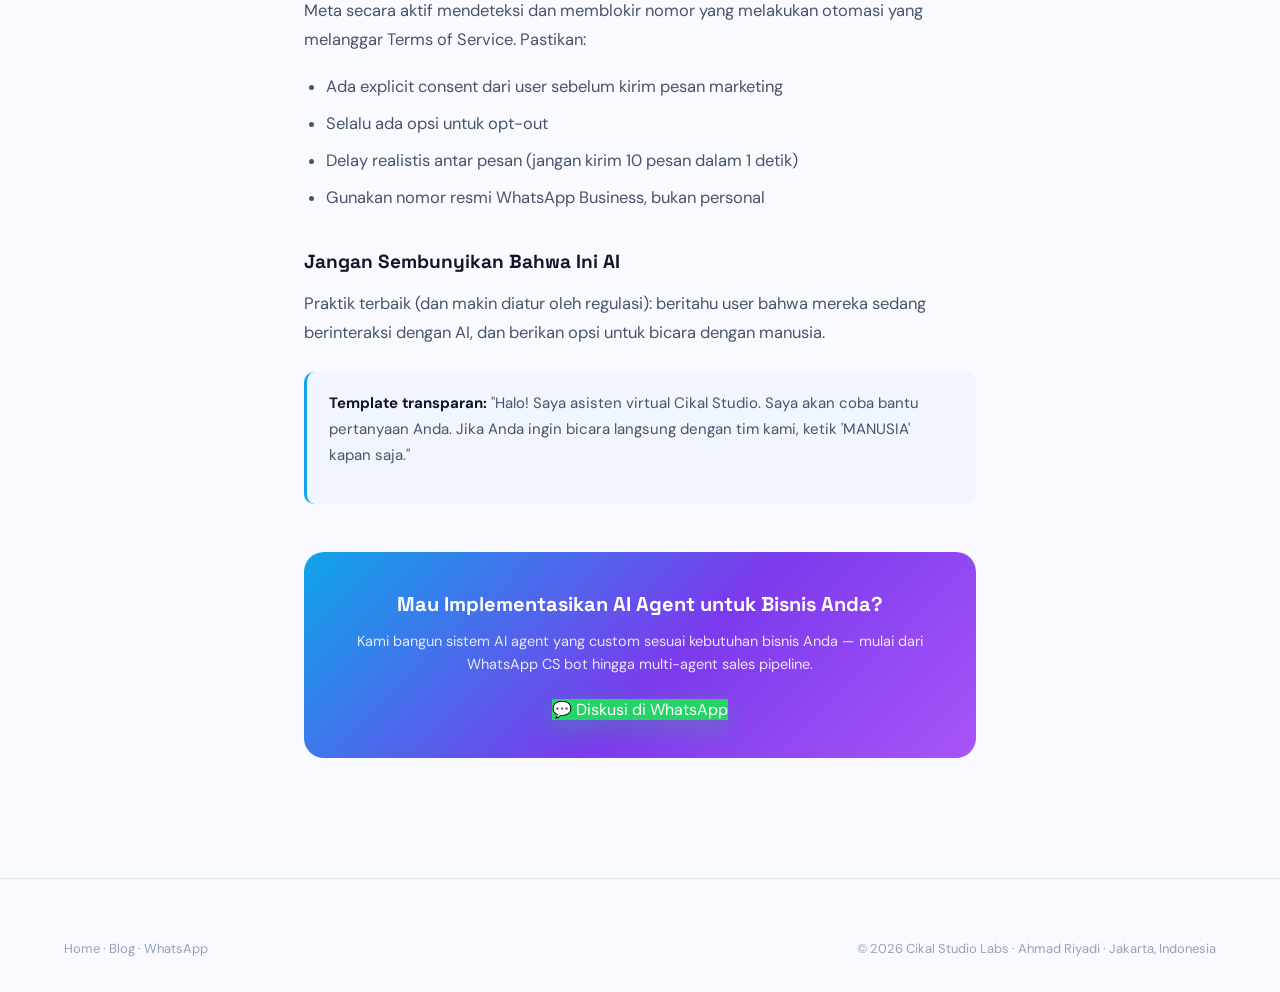
<file: blog/id/panduan-ai-agent-bisnis-indonesia.html>
<!DOCTYPE html>
<html lang="id">
<head>
<meta charset="UTF-8"><meta name="viewport" content="width=device-width,initial-scale=1.0">
<title>Panduan AI Agent untuk Bisnis Indonesia: Otomasi Sales & CS via WhatsApp | Cikal Studio Labs</title>
<meta name="description" content="Cara implementasi AI agent untuk otomasi prospecting, follow-up WhatsApp, dan customer service di bisnis Indonesia — dengan contoh implementasi nyata dan estimasi biaya.">
<link rel="canonical" href="https://www.cikal.studio/blog/id/panduan-ai-agent-bisnis-indonesia.html">
<script type="application/ld+json">{"@context":"https://schema.org","@type":"Article","headline":"Panduan AI Agent untuk Bisnis Indonesia: Otomasi Sales dan Customer Service","datePublished":"2026-06-26","inLanguage":"id","author":{"@type":"Person","name":"Ahmad Riyadi"},"publisher":{"@type":"Organization","name":"Cikal Studio Labs","url":"https://www.cikal.studio/"}}</script>
<link rel="preconnect" href="https://fonts.googleapis.com">
<link rel="preconnect" href="https://fonts.gstatic.com" crossorigin>
<link href="https://fonts.googleapis.com/css2?family=Space+Grotesk:wght@500;600;700&family=DM+Sans:wght@400;500;600;700&family=JetBrains+Mono:wght@400;500;600&display=swap" rel="stylesheet">
<link rel="icon" href="../../images/logo.png">
<link rel="stylesheet" href="../../assets/styles.css">
<style>#navbar{position:static;background:transparent;padding:18px 0;border-bottom:1px solid var(--border)}.article-wrap{padding-top:48px}.cost-table{width:100%;border-collapse:collapse;margin:20px 0;background:#fff;border:1px solid var(--border);border-radius:12px;overflow:hidden}.cost-table th{background:var(--card-2);padding:10px 16px;text-align:left;font-size:11px;font-family:var(--font-mono);color:var(--sky);text-transform:uppercase}.cost-table td{padding:10px 16px;border-top:1px solid var(--border);font-size:13px;color:var(--text-2)}.cost-table td strong{color:var(--text-1)}</style>
</head>
<body>
<nav id="navbar">
  <div class="container nav-inner">
    <a href="../../index.html" class="nav-logo"><img src="../../images/logo.png" alt="Cikal Studio"> Cikal Studio</a>
    <div class="nav-links"><a href="../">← Blog</a></div>
    <a href="https://wa.me/628118885567" class="nav-cta">Hubungi Kami</a>
  </div>
</nav>
<div class="article-wrap">
  <div class="article-header">
    <div class="breadcrumb"><a href="../../">Home</a> / <a href="../">Blog</a> / AI Systems</div>
    <div class="art-badges"><span class="badge badge-id">ID</span><span class="badge badge-cat">AI Systems</span></div>
    <h1>Panduan AI Agent untuk Bisnis Indonesia: Otomasi Sales & Customer Service via WhatsApp</h1>
    <div class="art-meta"><span>📅 26 Juni 2026</span><span>⏱ 11 menit baca</span><span>✍️ Ahmad Riyadi, Cikal Studio Labs</span></div>
  </div>
  <div class="art-intro">
    AI agent bukan sekadar chatbot. Ini sistem otonom yang bisa melakukan riset, mengambil keputusan, dan mengeksekusi tugas — tanpa intervensi manusia terus-menerus. Di Indonesia, penggunaan AI agent paling impactful ada di sales automation dan customer service via WhatsApp.
  </div>
  <div class="article-body">
    <h2>Perbedaan Chatbot vs AI Agent</h2>
    <p>Banyak yang menyebut "AI agent" tapi yang diimplementasikan sebenarnya chatbot dengan keyword matching. Perbedaannya fundamental:</p>
    <ul>
      <li><strong>Chatbot tradisional</strong> — mengikuti decision tree/script yang sudah ditentukan. Kalau ada yang di luar script, tidak bisa handle</li>
      <li><strong>AI Agent</strong> — menggunakan LLM untuk memahami intent, bisa menggunakan tools (cari info, update database, kirim email), dan membuat keputusan berdasarkan konteks</li>
    </ul>
    <p>Analoginya: chatbot seperti mesin ATM (bisa melakukan hal spesifik yang sudah diprogram), AI agent seperti karyawan baru yang bisa belajar dan handle situasi baru.</p>

    <h2>Use Case Terbukti untuk Bisnis Indonesia</h2>
    <h3>1. WhatsApp Sales Qualification Agent</h3>
    <p>Skenario nyata: calon customer kirim pesan WhatsApp jam 11 malam. AI agent langsung merespons, mengidentifikasi kebutuhan, mengkualifikasi budget, dan menjadwalkan follow-up dengan sales manusia keesokan harinya.</p>
    <div class="code-block"><pre>class SalesAgent:
    async def handle_lead(self, message: str, phone: str):
        # 1. Analisis intent customer
        intent = await self.llm.classify(
            f"Klasifikasi intent pesan ini: {message}",
            options=["inquiry", "complaint", "price_check", "ready_to_buy"]
        )

        # 2. Generate respons kontekstual dalam Bahasa Indonesia
        response = await self.llm.respond(
            system="Kamu adalah sales assistant yang ramah dan profesional.",
            user=message,
            context={"intent": intent, "business": "software development"}
        )

        # 3. Catat ke CRM
        await self.crm.log_interaction(phone, message, response, intent)

        # 4. Kirim via WhatsApp
        await self.wa_api.send(phone, response)</pre></div>

    <h3>2. Customer Service Tier-1 Otomatis</h3>
    <p>80% pertanyaan CS berulang: status pesanan, cara penggunaan, kebijakan return, jadwal pengiriman. AI agent bisa handle semua ini, membebaskan tim CS untuk fokus ke kasus kompleks dan upselling.</p>

    <h3>3. B2B Outreach & Prospecting</h3>
    <p>Kami membangun sistem outreach untuk Resply yang melakukan:</p>
    <ul>
      <li>Scraping Google Maps untuk leads bisnis lokal (735 leads/hari)</li>
      <li>Personalisasi pesan berdasarkan jenis bisnis dan lokasi</li>
      <li>Follow-up otomatis dengan interval yang natural (tidak terlihat bot)</li>
      <li>Scoring lead berdasarkan engagement</li>
    </ul>

    <h2>Stack yang Kami Gunakan</h2>
    <ul>
      <li><strong>LLM:</strong> Claude Sonnet untuk reasoning kompleks, Gemini Flash untuk task sederhana (10x lebih murah)</li>
      <li><strong>WhatsApp:</strong> Meta Cloud API atau Fonnte (lebih mudah untuk Indonesia)</li>
      <li><strong>Backend:</strong> FastAPI + Celery untuk async task queue</li>
      <li><strong>Database:</strong> PostgreSQL + Redis (session & rate limiting)</li>
    </ul>

    <h2>Estimasi Biaya Operasional</h2>
    <table class="cost-table">
      <tr><th>Komponen</th><th>Biaya/Bulan</th><th>Keterangan</th></tr>
      <tr><td><strong>Claude Sonnet API</strong></td><td>~$15–50</td><td>1000 percakapan/hari, ~500 token/conv</td></tr>
      <tr><td><strong>WhatsApp Business API</strong></td><td>~$20–80</td><td>$0.02–0.06 per conversation</td></tr>
      <tr><td><strong>VPS (FastAPI + Redis)</strong></td><td>Rp 200–500 ribu</td><td>IDCloudHost Singapore</td></tr>
      <tr><td><strong>Total</strong></td><td><strong>~Rp 1–3 juta</strong></td><td>vs. Rp 4–8 juta gaji CS 1 orang</td></tr>
    </table>

    <div class="callout callout-gold">
      <p><strong>ROI nyata:</strong> AI agent bisa handle 500+ percakapan/hari dengan biaya ~Rp 2 juta/bulan. Seorang CS manusia rata-rata handle 50–100 percakapan/hari dengan gaji Rp 4–6 juta. Selain lebih hemat, AI agent juga bisa respons 24/7 dalam hitungan detik.</p>
    </div>

    <h2>Hal Penting yang Harus Diperhatikan</h2>
    <h3>Bahasa Campur (Code-switching)</h3>
    <p>Pengguna Indonesia sering campur Bahasa Indonesia, Jawa, Sunda, dan Inggris dalam satu kalimat. Test AI agent Anda dengan variasi realistis: "Mas, ini SaaS-nya bisa integrasi sama sistem yang udah ada gak sih?"</p>

    <h3>WhatsApp Policy Compliance</h3>
    <p>Meta secara aktif mendeteksi dan memblokir nomor yang melakukan otomasi yang melanggar Terms of Service. Pastikan:</p>
    <ul>
      <li>Ada explicit consent dari user sebelum kirim pesan marketing</li>
      <li>Selalu ada opsi untuk opt-out</li>
      <li>Delay realistis antar pesan (jangan kirim 10 pesan dalam 1 detik)</li>
      <li>Gunakan nomor resmi WhatsApp Business, bukan personal</li>
    </ul>

    <h3>Jangan Sembunyikan Bahwa Ini AI</h3>
    <p>Praktik terbaik (dan makin diatur oleh regulasi): beritahu user bahwa mereka sedang berinteraksi dengan AI, dan berikan opsi untuk bicara dengan manusia.</p>

    <div class="callout">
      <p><strong>Template transparan:</strong> "Halo! Saya asisten virtual Cikal Studio. Saya akan coba bantu pertanyaan Anda. Jika Anda ingin bicara langsung dengan tim kami, ketik 'MANUSIA' kapan saja."</p>
    </div>
  </div>
  <div class="art-cta">
    <h3>Mau Implementasikan AI Agent untuk Bisnis Anda?</h3>
    <p>Kami bangun sistem AI agent yang custom sesuai kebutuhan bisnis Anda — mulai dari WhatsApp CS bot hingga multi-agent sales pipeline.</p>
    <a href="https://wa.me/628118885567" target="_blank" class="btn-wa">💬 Diskusi di WhatsApp</a>
  </div>
</div>
<footer>
  <div class="container footer-bottom" style="border-top:none;padding-top:0">
    <span><a href="../../index.html">Home</a> · <a href="../">Blog</a> · <a href="https://wa.me/628118885567">WhatsApp</a></span>
    <span>© 2026 Cikal Studio Labs · Ahmad Riyadi · Jakarta, Indonesia</span>
  </div>
</footer>
<script src="../../assets/script.js"></script>
</body></html>
</file>
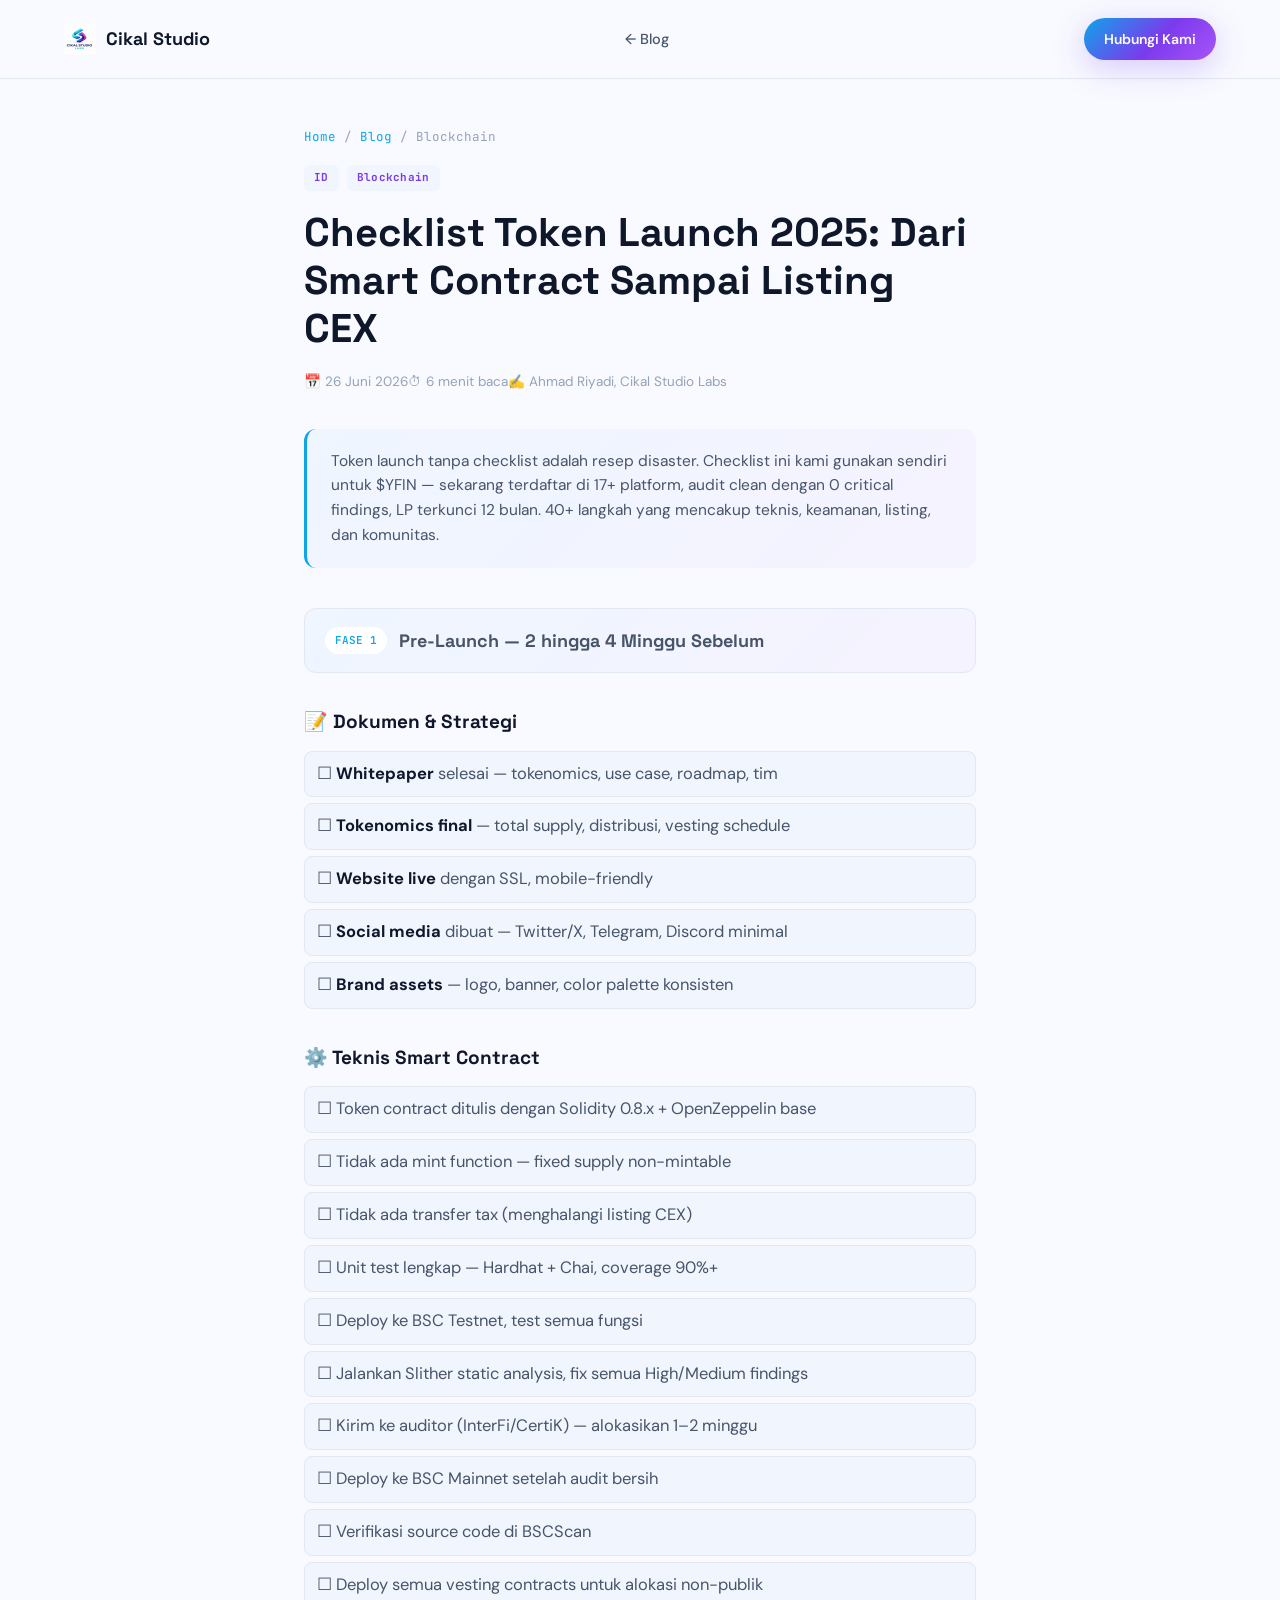
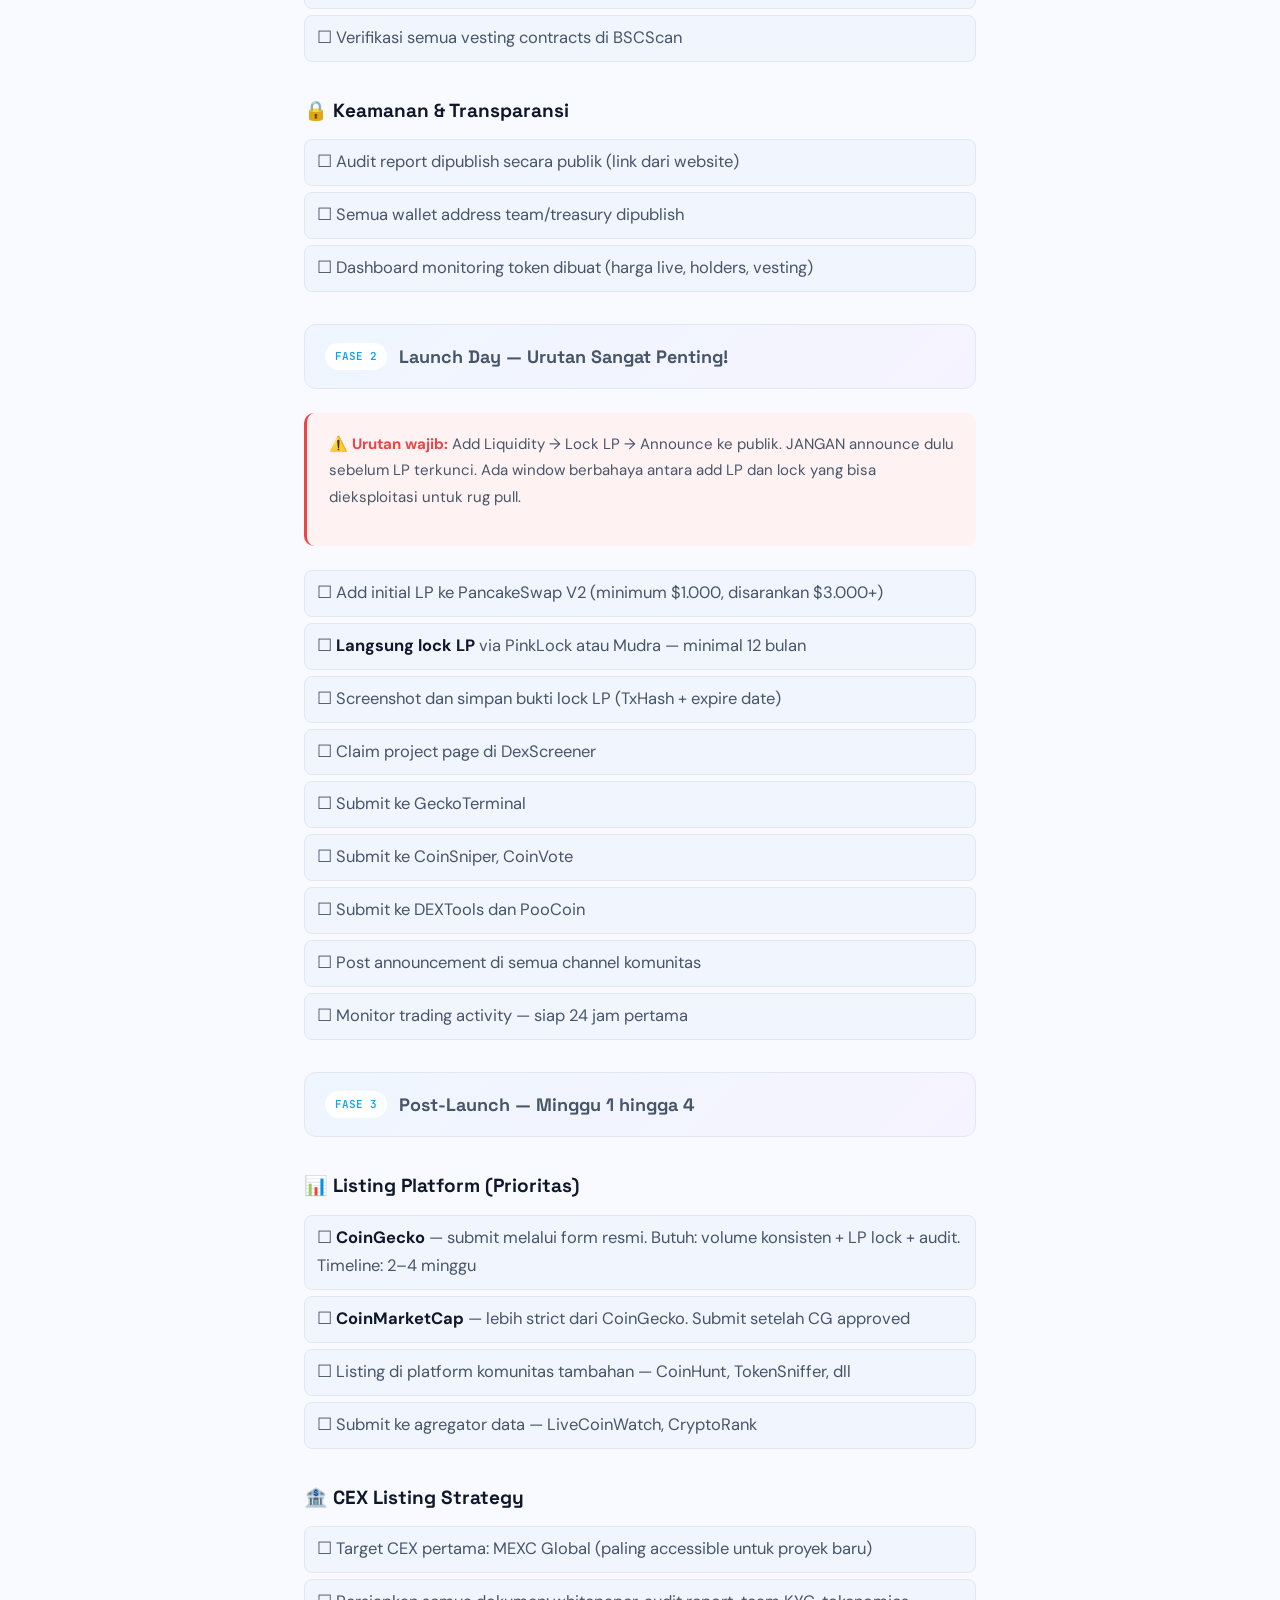
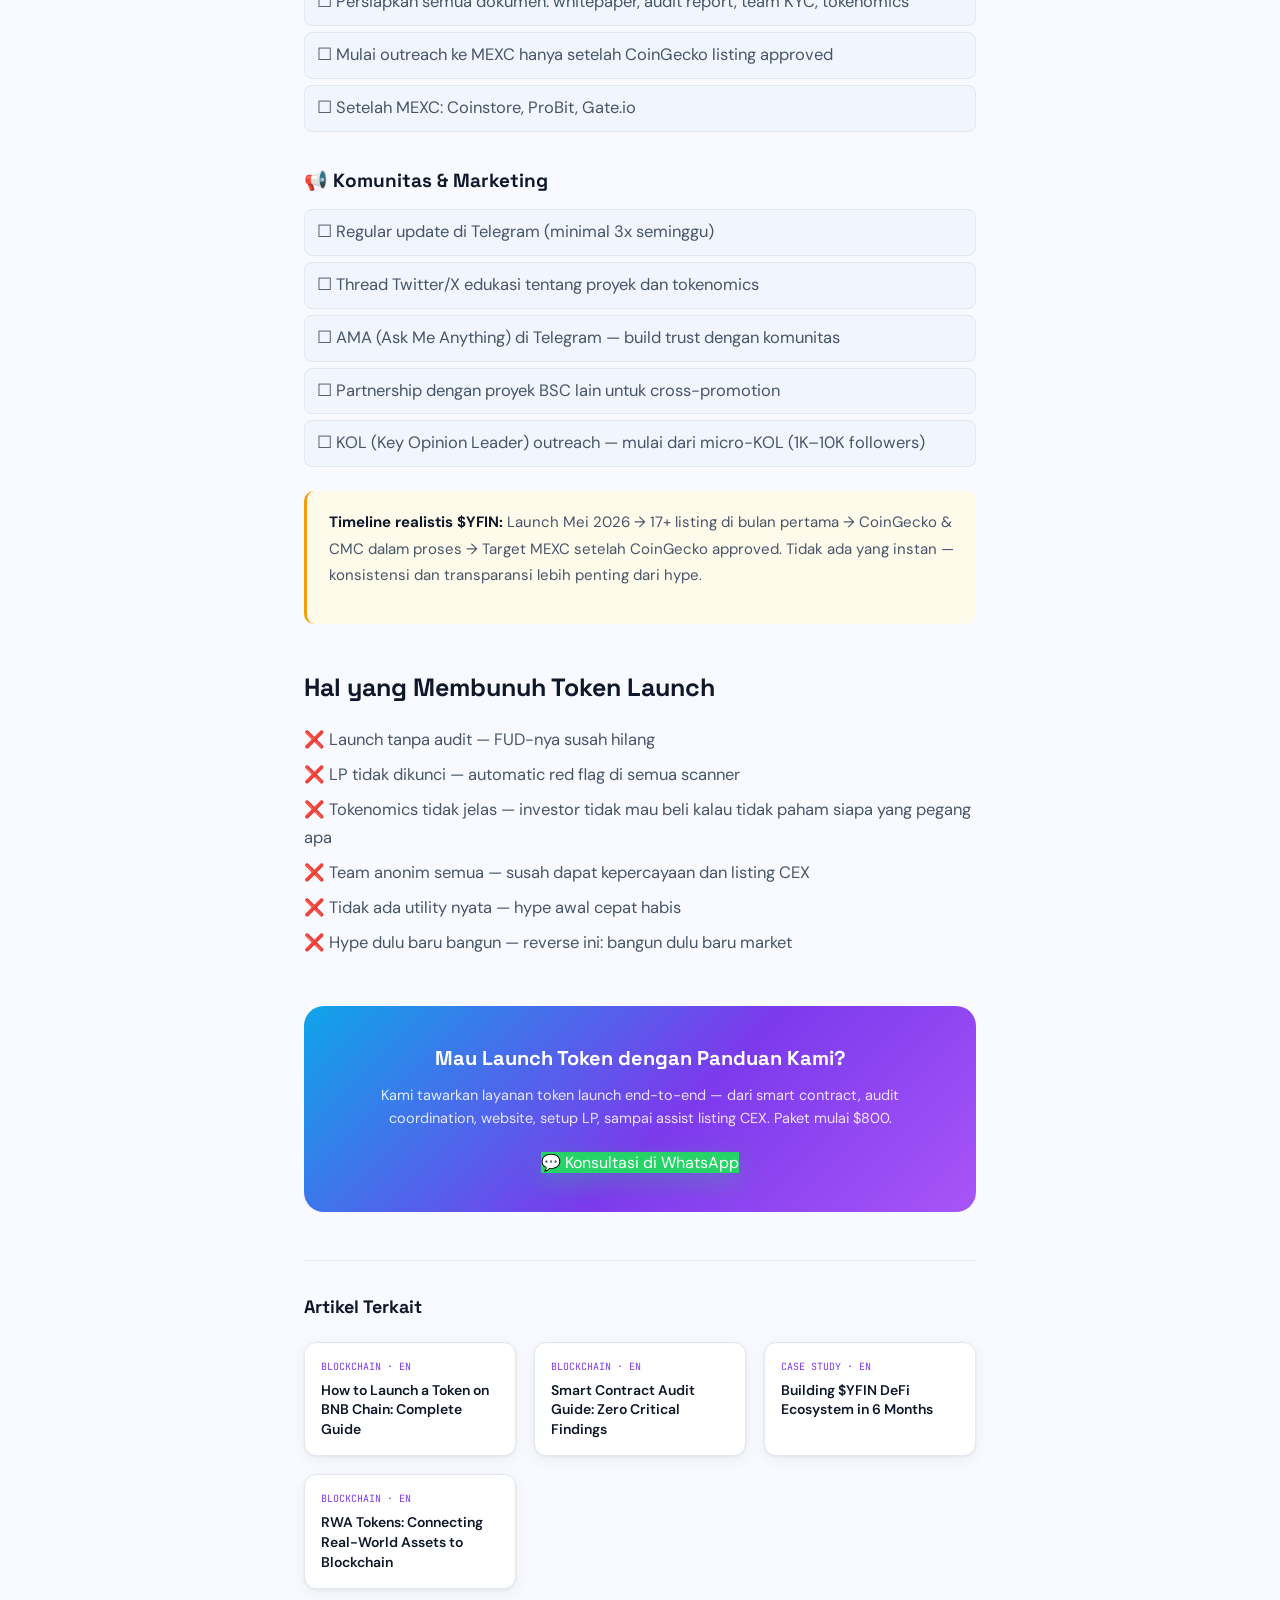
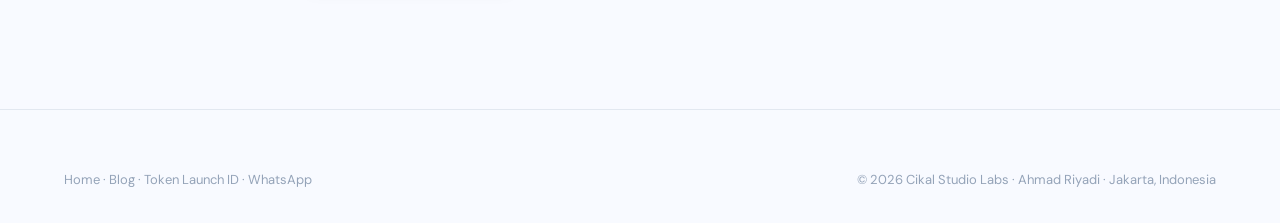
<file: blog/id/token-launch-checklist-indonesia.html>
<!DOCTYPE html>
<html lang="id">
<head>
<meta charset="UTF-8"><meta name="viewport" content="width=device-width,initial-scale=1.0">
<title>Checklist Token Launch 2025: Dari Smart Contract Sampai Listing CEX | Cikal Studio Labs</title>
<meta name="description" content="Daftar lengkap 40+ langkah wajib sebelum, saat, dan sesudah meluncurkan token kripto di BNB Chain — berdasarkan pengalaman nyata launch $YFIN yang kini terdaftar di 17+ platform.">
<link rel="canonical" href="https://www.cikal.studio/blog/id/token-launch-checklist-indonesia.html">
<script type="application/ld+json">{"@context":"https://schema.org","@type":"Article","headline":"Checklist Token Launch 2025: Dari Smart Contract Sampai Listing CEX","datePublished":"2026-06-26","inLanguage":"id","author":{"@type":"Person","name":"Ahmad Riyadi"},"publisher":{"@type":"Organization","name":"Cikal Studio Labs","url":"https://www.cikal.studio/"}}</script>
<link rel="preconnect" href="https://fonts.googleapis.com">
<link rel="preconnect" href="https://fonts.gstatic.com" crossorigin>
<link href="https://fonts.googleapis.com/css2?family=Space+Grotesk:wght@500;600;700&family=DM+Sans:wght@400;500;600;700&family=JetBrains+Mono:wght@400;500;600&display=swap" rel="stylesheet">
<link rel="icon" href="../../images/logo.png">
<link rel="stylesheet" href="../../assets/styles.css">
<style>
#navbar{position:static;background:transparent;padding:18px 0;border-bottom:1px solid var(--border)}
.article-wrap{padding-top:48px}
.article-body ul{margin:12px 0 20px 0;list-style:none}
.article-body ul li{list-style:none;margin-bottom:6px;padding:8px 12px;background:var(--card-2);border-radius:8px;border:1px solid var(--border)}
.article-body ul.plain li{background:none;border:none;padding:0}
.phase-header{background:var(--brand-soft);border:1px solid var(--border);border-radius:12px;padding:16px 20px;margin:32px 0 16px;display:flex;align-items:center;gap:12px}
.phase-num{font-family:var(--font-mono);font-size:11px;color:var(--sky);background:#fff;padding:4px 10px;border-radius:20px;font-weight:600}
.phase-title{font-family:var(--font-display);font-size:18px;font-weight:700}
.callout-red{background:#FEF2F2;border-left-color:#EF4444}
.callout-red strong{color:#EF4444}
</style>
</head>
<body>
<nav id="navbar">
  <div class="container nav-inner">
    <a href="../../index.html" class="nav-logo"><img src="../../images/logo.png" alt="Cikal Studio"> Cikal Studio</a>
    <div class="nav-links"><a href="../">← Blog</a></div>
    <a href="https://wa.me/628118885567" class="nav-cta">Hubungi Kami</a>
  </div>
</nav>
<div class="article-wrap">
  <div class="article-header">
    <div class="breadcrumb"><a href="../../">Home</a> / <a href="../">Blog</a> / Blockchain</div>
    <div class="art-badges"><span class="badge badge-id">ID</span><span class="badge badge-cat">Blockchain</span></div>
    <h1>Checklist Token Launch 2025: Dari Smart Contract Sampai Listing CEX</h1>
    <div class="art-meta"><span>📅 26 Juni 2026</span><span>⏱ 6 menit baca</span><span>✍️ Ahmad Riyadi, Cikal Studio Labs</span></div>
  </div>
  <div class="art-intro">
    Token launch tanpa checklist adalah resep disaster. Checklist ini kami gunakan sendiri untuk $YFIN — sekarang terdaftar di 17+ platform, audit clean dengan 0 critical findings, LP terkunci 12 bulan. 40+ langkah yang mencakup teknis, keamanan, listing, dan komunitas.
  </div>
  <div class="article-body">

    <div class="phase-header">
      <span class="phase-num">FASE 1</span>
      <span class="phase-title">Pre-Launch — 2 hingga 4 Minggu Sebelum</span>
    </div>

    <h3>📝 Dokumen & Strategi</h3>
    <ul>
      <li>☐ <strong>Whitepaper</strong> selesai — tokenomics, use case, roadmap, tim</li>
      <li>☐ <strong>Tokenomics final</strong> — total supply, distribusi, vesting schedule</li>
      <li>☐ <strong>Website live</strong> dengan SSL, mobile-friendly</li>
      <li>☐ <strong>Social media</strong> dibuat — Twitter/X, Telegram, Discord minimal</li>
      <li>☐ <strong>Brand assets</strong> — logo, banner, color palette konsisten</li>
    </ul>

    <h3>⚙️ Teknis Smart Contract</h3>
    <ul>
      <li>☐ Token contract ditulis dengan Solidity 0.8.x + OpenZeppelin base</li>
      <li>☐ Tidak ada mint function — fixed supply non-mintable</li>
      <li>☐ Tidak ada transfer tax (menghalangi listing CEX)</li>
      <li>☐ Unit test lengkap — Hardhat + Chai, coverage 90%+</li>
      <li>☐ Deploy ke BSC Testnet, test semua fungsi</li>
      <li>☐ Jalankan Slither static analysis, fix semua High/Medium findings</li>
      <li>☐ Kirim ke auditor (InterFi/CertiK) — alokasikan 1–2 minggu</li>
      <li>☐ Deploy ke BSC Mainnet setelah audit bersih</li>
      <li>☐ Verifikasi source code di BSCScan</li>
      <li>☐ Deploy semua vesting contracts untuk alokasi non-publik</li>
      <li>☐ Verifikasi semua vesting contracts di BSCScan</li>
    </ul>

    <h3>🔒 Keamanan & Transparansi</h3>
    <ul>
      <li>☐ Audit report dipublish secara publik (link dari website)</li>
      <li>☐ Semua wallet address team/treasury dipublish</li>
      <li>☐ Dashboard monitoring token dibuat (harga live, holders, vesting)</li>

    </ul>

    <div class="phase-header">
      <span class="phase-num">FASE 2</span>
      <span class="phase-title">Launch Day — Urutan Sangat Penting!</span>
    </div>

    <div class="callout callout-red">
      <p><strong>⚠️ Urutan wajib:</strong> Add Liquidity → Lock LP → Announce ke publik. JANGAN announce dulu sebelum LP terkunci. Ada window berbahaya antara add LP dan lock yang bisa dieksploitasi untuk rug pull.</p>
    </div>

    <ul>
      <li>☐ Add initial LP ke PancakeSwap V2 (minimum $1.000, disarankan $3.000+)</li>
      <li>☐ <strong>Langsung lock LP</strong> via PinkLock atau Mudra — minimal 12 bulan</li>
      <li>☐ Screenshot dan simpan bukti lock LP (TxHash + expire date)</li>
      <li>☐ Claim project page di DexScreener</li>
      <li>☐ Submit ke GeckoTerminal</li>
      <li>☐ Submit ke CoinSniper, CoinVote</li>
      <li>☐ Submit ke DEXTools dan PooCoin</li>
      <li>☐ Post announcement di semua channel komunitas</li>
      <li>☐ Monitor trading activity — siap 24 jam pertama</li>
    </ul>

    <div class="phase-header">
      <span class="phase-num">FASE 3</span>
      <span class="phase-title">Post-Launch — Minggu 1 hingga 4</span>
    </div>

    <h3>📊 Listing Platform (Prioritas)</h3>
    <ul>
      <li>☐ <strong>CoinGecko</strong> — submit melalui form resmi. Butuh: volume konsisten + LP lock + audit. Timeline: 2–4 minggu</li>
      <li>☐ <strong>CoinMarketCap</strong> — lebih strict dari CoinGecko. Submit setelah CG approved</li>
      <li>☐ Listing di platform komunitas tambahan — CoinHunt, TokenSniffer, dll</li>
      <li>☐ Submit ke agregator data — LiveCoinWatch, CryptoRank</li>
    </ul>

    <h3>🏦 CEX Listing Strategy</h3>
    <ul>
      <li>☐ Target CEX pertama: MEXC Global (paling accessible untuk proyek baru)</li>
      <li>☐ Persiapkan semua dokumen: whitepaper, audit report, team KYC, tokenomics</li>
      <li>☐ Mulai outreach ke MEXC hanya setelah CoinGecko listing approved</li>
      <li>☐ Setelah MEXC: Coinstore, ProBit, Gate.io</li>
    </ul>

    <h3>📢 Komunitas & Marketing</h3>
    <ul>
      <li>☐ Regular update di Telegram (minimal 3x seminggu)</li>
      <li>☐ Thread Twitter/X edukasi tentang proyek dan tokenomics</li>
      <li>☐ AMA (Ask Me Anything) di Telegram — build trust dengan komunitas</li>
      <li>☐ Partnership dengan proyek BSC lain untuk cross-promotion</li>
      <li>☐ KOL (Key Opinion Leader) outreach — mulai dari micro-KOL (1K–10K followers)</li>
    </ul>

    <div class="callout callout-gold">
      <p><strong>Timeline realistis $YFIN:</strong> Launch Mei 2026 → 17+ listing di bulan pertama → CoinGecko & CMC dalam proses → Target MEXC setelah CoinGecko approved. Tidak ada yang instan — konsistensi dan transparansi lebih penting dari hype.</p>
    </div>

    <h2>Hal yang Membunuh Token Launch</h2>
    <ul class="plain">
      <li>❌ Launch tanpa audit — FUD-nya susah hilang</li>
      <li>❌ LP tidak dikunci — automatic red flag di semua scanner</li>
      <li>❌ Tokenomics tidak jelas — investor tidak mau beli kalau tidak paham siapa yang pegang apa</li>
      <li>❌ Team anonim semua — susah dapat kepercayaan dan listing CEX</li>
      <li>❌ Tidak ada utility nyata — hype awal cepat habis</li>
      <li>❌ Hype dulu baru bangun — reverse ini: bangun dulu baru market</li>
    </ul>
  </div>
  <div class="art-cta">
    <h3>Mau Launch Token dengan Panduan Kami?</h3>
    <p>Kami tawarkan layanan token launch end-to-end — dari smart contract, audit coordination, website, setup LP, sampai assist listing CEX. Paket mulai $800.</p>
    <a href="https://wa.me/628118885567" target="_blank" class="btn-wa">💬 Konsultasi di WhatsApp</a>
  </div>
  <div class="related">
    <h3>Artikel Terkait</h3>
    <div class="related-grid">
      <a href="../en/how-to-launch-token-bnb-chain.html" class="related-card"><div class="rc-cat">Blockchain · EN</div><h4>How to Launch a Token on BNB Chain: Complete Guide</h4></a>
      <a href="../en/solidity-smart-contract-audit-guide.html" class="related-card"><div class="rc-cat">Blockchain · EN</div><h4>Smart Contract Audit Guide: Zero Critical Findings</h4></a>
      <a href="../en/yfin-ecosystem-case-study.html" class="related-card"><div class="rc-cat">Case Study · EN</div><h4>Building $YFIN DeFi Ecosystem in 6 Months</h4></a>
      <a href="../en/rwa-token-real-world-assets-blockchain.html" class="related-card"><div class="rc-cat">Blockchain · EN</div><h4>RWA Tokens: Connecting Real-World Assets to Blockchain</h4></a>
    </div>
  </div>
</div>
<footer>
  <div class="container footer-bottom" style="border-top:none;padding-top:0">
    <span><a href="../../index.html">Home</a> · <a href="../">Blog</a> · <a href="../../token-launch-id.html">Token Launch ID</a> · <a href="https://wa.me/628118885567">WhatsApp</a></span>
    <span>© 2026 Cikal Studio Labs · Ahmad Riyadi · Jakarta, Indonesia</span>
  </div>
</footer>
<script src="../../assets/script.js"></script>
</body></html>
</file>
<file: assets/styles.css>
/* Cikal Studio Labs — shared design system (light theme, matches cikal.store) */

:root{
  --bg:#F8FAFF; --surface:#FFFFFF; --card:#FFFFFF; --card-2:#F1F5FD; --border:#E2E8F0;
  --sky:#0EA5E9; --cyan:#06B6D4; --purple:#7C3AED; --violet:#8B5CF6; --magenta:#A855F7; --cobalt:#3B82F6;
  --green:#10B981; --amber:#F59E0B;
  --text-1:#0F172A; --text-2:#475569; --text-3:#94A3B8; --text-4:#CBD5E1;
  --brand:linear-gradient(135deg,#0EA5E9 0%,#7C3AED 55%,#A855F7 100%);
  --brand-h:linear-gradient(90deg,#0EA5E9 0%,#7C3AED 60%,#A855F7 100%);
  --brand-soft:linear-gradient(135deg,#EFF6FF 0%,#F5F3FF 100%);
  --radius-pill:100px;
  --shadow-card:0 1px 3px rgba(15,23,42,0.06),0 4px 16px rgba(15,23,42,0.05);
  --shadow-card-hover:0 8px 30px rgba(15,23,42,0.12),0 2px 8px rgba(15,23,42,0.06);
  --shadow-brand:0 8px 32px rgba(124,58,237,0.25);
  --font-display:'Space Grotesk',sans-serif;
  --font-body:'DM Sans',sans-serif;
  --font-mono:'JetBrains Mono',monospace;
}

*{box-sizing:border-box;margin:0;padding:0}
html{scroll-behavior:smooth}
body{
  background:var(--bg); color:var(--text-1); font-family:var(--font-body);
  font-size:16px; line-height:1.6; -webkit-font-smoothing:antialiased; overflow-x:hidden;
}
img{max-width:100%;display:block}
a{color:inherit;text-decoration:none}
ul{list-style:none}
.container{max-width:1200px;margin:0 auto;padding:0 24px}

/* bilingual toggle */
[data-lang]{display:none}
body.lang-en [data-lang="en"], body.lang-id [data-lang="id"]{display:unset}

/* NAV */
#navbar{
  position:fixed;top:0;left:0;right:0;z-index:999;
  padding:18px 0;transition:all .3s ease;
}
#navbar.scrolled{
  background:rgba(248,250,255,0.85);backdrop-filter:blur(16px);
  border-bottom:1px solid var(--border);padding:12px 0;
  box-shadow:0 1px 3px rgba(15,23,42,0.04);
}
.nav-inner{display:flex;align-items:center;justify-content:space-between;gap:24px}
.nav-logo{display:flex;align-items:center;gap:10px;font-family:var(--font-display);font-weight:700;font-size:18px}
.nav-logo img{height:32px;width:auto}
.nav-links{display:flex;align-items:center;gap:28px}
.nav-links a{font-size:14.5px;font-weight:500;color:var(--text-2);transition:color .2s}
.nav-links a:hover{color:var(--sky)}
.nav-lang{display:flex;align-items:center;gap:4px;background:var(--card-2);border-radius:var(--radius-pill);padding:3px}
.nav-lang button{
  border:none;background:transparent;font-family:var(--font-mono);font-size:12px;font-weight:600;
  padding:5px 10px;border-radius:var(--radius-pill);color:var(--text-3);cursor:pointer;transition:all .2s;
}
.nav-lang button.active{background:#fff;color:var(--text-1);box-shadow:var(--shadow-card)}
.nav-cta{
  background:var(--brand);color:#fff;font-weight:600;font-size:14px;padding:10px 20px;
  border-radius:var(--radius-pill);box-shadow:var(--shadow-brand);transition:transform .2s,opacity .2s;
  white-space:nowrap;
}
.nav-cta:hover{transform:translateY(-1px);opacity:.92}
.nav-burger{display:none;flex-direction:column;gap:5px;cursor:pointer;background:none;border:none;padding:4px}
.nav-burger span{width:22px;height:2px;background:var(--text-1);border-radius:2px}
.mobile-menu{
  display:none;position:fixed;top:0;right:0;bottom:0;width:78%;max-width:320px;background:#fff;
  z-index:1000;box-shadow:-10px 0 40px rgba(15,23,42,0.15);padding:90px 28px 28px;
  flex-direction:column;gap:22px;transform:translateX(100%);transition:transform .3s ease;
}
.mobile-menu.open{transform:translateX(0)}
.mobile-menu a{font-size:16px;font-weight:600;color:var(--text-1)}
.mobile-overlay{display:none;position:fixed;inset:0;background:rgba(15,23,42,0.4);z-index:999}
.mobile-overlay.open{display:block}

/* BUTTONS */
.btn{
  display:inline-flex;align-items:center;justify-content:center;gap:8px;
  font-family:var(--font-body);font-weight:600;font-size:15px;padding:14px 28px;
  border-radius:var(--radius-pill);transition:transform .2s,opacity .2s,box-shadow .2s;cursor:pointer;border:none;
}
.btn-primary{background:var(--brand);color:#fff;box-shadow:var(--shadow-brand)}
.btn-primary:hover{transform:translateY(-2px);opacity:.93}
.btn-secondary{background:#fff;color:var(--text-1);border:1.5px solid var(--border);box-shadow:var(--shadow-card)}
.btn-secondary:hover{border-color:var(--sky);color:var(--sky)}
.btn-wa{background:#25D366;color:#fff;box-shadow:0 8px 24px rgba(37,211,102,0.3)}
.btn-wa:hover{transform:translateY(-2px);opacity:.93}
.btn-sm{padding:10px 20px;font-size:14px}

/* SECTIONS */
.section{padding:100px 0}
.section-tag{
  display:inline-flex;align-items:center;gap:6px;font-family:var(--font-mono);font-size:12.5px;
  font-weight:600;color:var(--sky);background:var(--card-2);padding:6px 14px;border-radius:var(--radius-pill);
  margin-bottom:16px;letter-spacing:.3px;
}
.section-h{font-family:var(--font-display);font-weight:700;font-size:clamp(28px,4vw,42px);line-height:1.15;margin-bottom:14px}
.section-h em{font-style:normal;background:var(--brand-h);-webkit-background-clip:text;background-clip:text;-webkit-text-fill-color:transparent;color:var(--purple)}
.section-sub{font-size:17px;color:var(--text-2);max-width:620px}
.section-header{margin-bottom:48px}
.section-header.center{text-align:center;margin-left:auto;margin-right:auto}
.section-header.center .section-sub{margin-left:auto;margin-right:auto}
.divider-line{height:1px;background:var(--border);margin:0 0 48px}

/* HERO */
.hero{padding:160px 0 90px;position:relative;overflow:hidden}
.hero::before{
  content:"";position:absolute;top:-200px;right:-200px;width:600px;height:600px;border-radius:50%;
  background:radial-gradient(circle,rgba(14,165,233,0.12),transparent 70%);z-index:-1;
}
.hero-grid{display:grid;grid-template-columns:1.1fr .9fr;gap:60px;align-items:center}
.hero-eyebrow{
  display:inline-flex;align-items:center;gap:8px;font-family:var(--font-mono);font-size:13px;font-weight:600;
  color:var(--purple);background:var(--brand-soft);padding:7px 16px;border-radius:var(--radius-pill);margin-bottom:22px;
}
.hero h1{font-family:var(--font-display);font-weight:700;font-size:clamp(34px,5.2vw,58px);line-height:1.08;margin-bottom:20px}
.hero h1 em{font-style:normal;background:var(--brand-h);-webkit-background-clip:text;background-clip:text;-webkit-text-fill-color:transparent;color:var(--purple)}
.hero-sub{font-size:18px;color:var(--text-2);max-width:540px;margin-bottom:34px}
.hero-ctas{display:flex;gap:14px;flex-wrap:wrap;margin-bottom:48px}
.hero-stats{display:flex;gap:36px;flex-wrap:wrap}
.hero-stat b{display:block;font-family:var(--font-display);font-size:26px;font-weight:700;color:var(--text-1)}
.hero-stat span{font-size:13px;color:var(--text-3)}
.hero-visual{
  background:#fff;border:1px solid var(--border);border-radius:24px;padding:28px;box-shadow:var(--shadow-card-hover);
}
.hero-visual-head{display:flex;align-items:center;gap:8px;margin-bottom:20px;font-family:var(--font-mono);font-size:12px;color:var(--text-3)}
.hero-visual-head span{width:9px;height:9px;border-radius:50%;background:var(--border)}
.stack-row{display:flex;align-items:center;justify-content:space-between;padding:13px 0;border-bottom:1px solid var(--border)}
.stack-row:last-child{border-bottom:none}
.stack-row .tag{
  font-family:var(--font-mono);font-size:11.5px;font-weight:600;padding:4px 10px;border-radius:6px;
}
.tag-fullstack{background:#E0F2FE;color:#0369A1}
.tag-ai{background:#F3E8FF;color:#7C3AED}
.tag-web3{background:#D1FAE5;color:#047857}
.tag-security{background:#FEF3C7;color:#B45309}

/* CAPABILITY / FEATURE GRIDS */
.grid-2{display:grid;grid-template-columns:repeat(2,1fr);gap:20px}
.grid-3{display:grid;grid-template-columns:repeat(3,1fr);gap:20px}
.grid-4{display:grid;grid-template-columns:repeat(4,1fr);gap:20px}
.card{
  background:#fff;border:1px solid var(--border);border-radius:18px;padding:30px;
  box-shadow:var(--shadow-card);transition:transform .25s,box-shadow .25s;
}
.card:hover{transform:translateY(-4px);box-shadow:var(--shadow-card-hover)}
.card-icon{width:52px;height:52px;border-radius:14px;display:flex;align-items:center;justify-content:center;font-size:24px;margin-bottom:18px}
.card h3{font-family:var(--font-display);font-weight:700;font-size:18px;margin-bottom:10px}
.card p{font-size:14.5px;color:var(--text-2);margin-bottom:16px}
.card-tags{display:flex;gap:6px;flex-wrap:wrap}
.card-tags span{font-family:var(--font-mono);font-size:11px;font-weight:600;color:var(--text-3);background:var(--card-2);padding:3px 9px;border-radius:6px}

/* STATS BAR */
.stats-bar{display:grid;grid-template-columns:repeat(4,1fr);gap:20px;margin:36px 0}
.stat-box{background:#fff;border:1px solid var(--border);border-radius:16px;padding:24px;text-align:center;box-shadow:var(--shadow-card)}
.stat-box b{display:block;font-family:var(--font-display);font-size:28px;font-weight:700;background:var(--brand-h);-webkit-background-clip:text;background-clip:text;-webkit-text-fill-color:transparent;color:var(--purple)}
.stat-box span{font-size:13px;color:var(--text-3)}

/* PORTFOLIO */
.port-card{
  background:#fff;border:1px solid var(--border);border-radius:18px;padding:26px;box-shadow:var(--shadow-card);
  transition:transform .25s,box-shadow .25s;display:flex;flex-direction:column;
}
.port-card:hover{transform:translateY(-4px);box-shadow:var(--shadow-card-hover)}
.port-head{display:flex;align-items:center;justify-content:space-between;margin-bottom:12px}
.port-head h3{font-family:var(--font-display);font-weight:700;font-size:17px}
.badge{font-family:var(--font-mono);font-size:10.5px;font-weight:700;padding:4px 9px;border-radius:6px;letter-spacing:.3px}
.badge-live{background:#D1FAE5;color:#047857}
.badge-new{background:#DBEAFE;color:#1D4ED8}
.badge-beta{background:#FEF3C7;color:#B45309}
.port-card p{font-size:14px;color:var(--text-2);margin-bottom:14px;flex:1}
.port-url{font-family:var(--font-mono);font-size:12.5px;color:var(--sky);font-weight:600}

/* WHY US */
.why-row{display:flex;gap:18px;padding:22px 0;border-bottom:1px solid var(--border)}
.why-row:last-child{border-bottom:none}
.why-num{font-family:var(--font-mono);font-size:13px;font-weight:700;color:var(--sky);flex-shrink:0;width:28px}
.why-row h4{font-family:var(--font-display);font-weight:700;font-size:16.5px;margin-bottom:6px}
.why-row p{font-size:14.5px;color:var(--text-2)}

/* PROCESS */
.proc-grid{display:grid;grid-template-columns:repeat(4,1fr);gap:20px}
.proc-card{background:#fff;border:1px solid var(--border);border-radius:16px;padding:24px;box-shadow:var(--shadow-card)}
.proc-step{
  font-family:var(--font-display);font-weight:700;font-size:13px;color:#fff;background:var(--brand);
  width:30px;height:30px;border-radius:50%;display:flex;align-items:center;justify-content:center;margin-bottom:14px;
}
.proc-card h4{font-family:var(--font-display);font-weight:700;font-size:15.5px;margin-bottom:8px}
.proc-card p{font-size:13.5px;color:var(--text-2)}

/* BLOG CARDS */
.blog-grid{display:grid;grid-template-columns:repeat(3,1fr);gap:22px}
.blog-card{
  background:#fff;border:1px solid var(--border);border-radius:18px;padding:24px;box-shadow:var(--shadow-card);
  transition:transform .25s,box-shadow .25s;display:block;
}
.blog-card:hover{transform:translateY(-4px);box-shadow:var(--shadow-card-hover)}
.blog-card .tags{display:flex;gap:6px;margin-bottom:14px;flex-wrap:wrap}
.blog-card .tags span{font-family:var(--font-mono);font-size:10.5px;font-weight:700;padding:3px 9px;border-radius:6px;background:var(--card-2);color:var(--purple)}
.blog-card h3{font-family:var(--font-display);font-weight:700;font-size:16.5px;line-height:1.35;margin-bottom:10px}
.blog-card .meta{font-size:12.5px;color:var(--text-3)}

/* CTA SECTION */
.cta-section{
  background:var(--brand);border-radius:28px;padding:64px 48px;text-align:center;margin:0 24px;
  max-width:1152px;margin-left:auto;margin-right:auto;
}
.cta-section .section-tag{background:rgba(255,255,255,0.18);color:#fff}
.cta-section h2{color:#fff}
.cta-section p{color:rgba(255,255,255,0.85);max-width:520px;margin:0 auto 32px}
.cta-section .btn-primary{background:#fff;color:var(--purple);box-shadow:0 8px 24px rgba(0,0,0,0.15)}

/* FOOTER */
footer{padding:60px 0 32px;border-top:1px solid var(--border);margin-top:40px}
.footer-grid{display:flex;justify-content:space-between;gap:40px;flex-wrap:wrap;margin-bottom:36px}
.footer-brand{max-width:280px}
.footer-brand p{font-size:13.5px;color:var(--text-3);margin-top:10px}
.footer-cols{display:flex;gap:56px}
.footer-col h5{font-family:var(--font-mono);font-size:12px;font-weight:700;color:var(--text-3);margin-bottom:14px;letter-spacing:.5px;text-transform:uppercase}
.footer-col a{display:block;font-size:14px;color:var(--text-2);margin-bottom:10px}
.footer-col a:hover{color:var(--sky)}
.footer-bottom{display:flex;justify-content:space-between;flex-wrap:wrap;gap:12px;font-size:13px;color:var(--text-3);padding-top:24px;border-top:1px solid var(--border)}

/* WA FLOAT */
.wa-float{
  position:fixed;bottom:24px;right:24px;z-index:900;width:56px;height:56px;border-radius:50%;
  background:#25D366;display:flex;align-items:center;justify-content:center;font-size:26px;color:#fff;
  box-shadow:0 8px 24px rgba(37,211,102,0.4);transition:transform .2s;
}
.wa-float:hover{transform:scale(1.08)}

/* REVEAL ANIMATION */
.reveal{opacity:0;transform:translateY(24px);transition:opacity .6s ease,transform .6s ease}
.reveal.visible{opacity:1;transform:translateY(0)}

/* ===== BLOG ARTICLE PAGE ===== */
.article-wrap{max-width:720px;margin:0 auto;padding:140px 24px 80px}
.breadcrumb{font-family:var(--font-mono);font-size:12.5px;color:var(--text-3);margin-bottom:18px}
.breadcrumb a{color:var(--sky)}
.art-badges{display:flex;gap:8px;margin-bottom:18px;flex-wrap:wrap}
.art-badges span,.badge{font-family:var(--font-mono);font-size:11px;font-weight:700;padding:4px 10px;border-radius:6px;background:var(--card-2);color:var(--purple)}
.badge-en{background:#E0F2FE;color:#0369A1}
.badge-id{background:#D1FAE5;color:#047857}
.badge-cat{background:var(--card-2);color:var(--purple)}
.article-body code{font-family:var(--font-mono);font-size:13px;background:var(--card-2);padding:2px 7px;border-radius:4px;color:var(--purple);border:1px solid var(--border)}
.related{margin-top:48px;padding-top:32px;border-top:1px solid var(--border)}
.related h3{font-family:var(--font-display);font-size:18px;font-weight:700;margin-bottom:20px}
.related-card{background:#fff;border:1px solid var(--border);border-radius:12px;padding:16px;display:block;box-shadow:var(--shadow-card);transition:transform .2s,box-shadow .2s}
.related-card:hover{transform:translateY(-2px);box-shadow:var(--shadow-card-hover)}
.related-card .rc-cat{font-family:var(--font-mono);font-size:10px;color:var(--purple);text-transform:uppercase;margin-bottom:6px}
.related-card h4{font-size:14px;font-weight:600;color:var(--text-1);line-height:1.4}
.article-header h1{font-family:var(--font-display);font-weight:700;font-size:clamp(28px,4.5vw,40px);line-height:1.2;margin-bottom:18px}
.art-meta{font-size:13.5px;color:var(--text-3);margin-bottom:36px}
.art-intro{
  background:var(--brand-soft);border-left:3px solid var(--sky);border-radius:12px;padding:20px 24px;
  font-size:15.5px;color:var(--text-2);margin-bottom:40px;
}
.article-body{font-size:16.5px;color:var(--text-2);line-height:1.75}
.article-body h2{font-family:var(--font-display);font-weight:700;font-size:25px;color:var(--text-1);margin:42px 0 16px}
.article-body h3{font-family:var(--font-display);font-weight:700;font-size:19px;color:var(--text-1);margin:32px 0 12px}
.article-body p{margin-bottom:18px}
.article-body ul,.article-body ol{margin:0 0 18px 22px}
.article-body li{margin-bottom:8px;list-style:disc}
.article-body ol li{list-style:decimal}
.article-body strong{color:var(--text-1);font-weight:700}
.article-body a{color:var(--sky);text-decoration:underline}
.code-block{
  background:#0F172A;color:#E2E8F0;border-radius:12px;padding:22px;overflow-x:auto;
  font-family:var(--font-mono);font-size:13.5px;line-height:1.6;margin:24px 0;
}
.callout{background:var(--card-2);border-left:3px solid var(--sky);border-radius:10px;padding:18px 22px;margin:24px 0;font-size:15px}
.callout-gold{background:#FFFBEB;border-left:3px solid var(--amber)}
.art-cta{
  background:var(--brand);border-radius:20px;padding:36px;text-align:center;margin:48px 0 0;color:#fff;
}
.art-cta h3{font-family:var(--font-display);font-size:20px;margin-bottom:10px}
.art-cta p{color:rgba(255,255,255,0.85);margin-bottom:20px;font-size:14.5px}
.related-grid{display:grid;grid-template-columns:repeat(3,1fr);gap:18px;margin-top:20px}

/* ===== BLOG LISTING FILTERS ===== */
.blog-hero{text-align:center;padding:150px 0 50px}
.filters{display:flex;gap:10px;justify-content:center;flex-wrap:wrap;margin-bottom:48px}
.filters button{
  font-family:var(--font-mono);font-size:13px;font-weight:600;padding:9px 18px;border-radius:var(--radius-pill);
  border:1.5px solid var(--border);background:#fff;color:var(--text-2);cursor:pointer;transition:all .2s;
}
.filters button.active,.filters button:hover{border-color:var(--sky);color:var(--sky)}

/* ===== PRICING / PACKAGES ===== */
.pricing-grid{display:grid;grid-template-columns:repeat(3,1fr);gap:22px}
.price-card{background:#fff;border:1px solid var(--border);border-radius:20px;padding:34px;box-shadow:var(--shadow-card);display:flex;flex-direction:column}
.price-card.featured{border:2px solid var(--purple);box-shadow:var(--shadow-brand);position:relative}
.price-card.featured::before{
  content:"Most Popular";position:absolute;top:-13px;left:50%;transform:translateX(-50%);
  background:var(--brand);color:#fff;font-family:var(--font-mono);font-size:11px;font-weight:700;
  padding:5px 14px;border-radius:var(--radius-pill);white-space:nowrap;
}
.price-card h3{font-family:var(--font-display);font-weight:700;font-size:19px;margin-bottom:6px}
.price-card .price{font-family:var(--font-display);font-weight:700;font-size:34px;margin:14px 0}
.price-card .price span{font-size:14px;color:var(--text-3);font-weight:500}
.price-card ul{margin:20px 0;flex:1}
.price-card li{display:flex;gap:9px;font-size:14px;color:var(--text-2);margin-bottom:11px;list-style:none}
.price-card li::before{content:"✓";color:var(--green);font-weight:700}

/* ===== FAQ ===== */
.faq-item{border-bottom:1px solid var(--border);padding:22px 0}
.faq-item summary{font-family:var(--font-display);font-weight:600;font-size:16px;cursor:pointer;list-style:none;display:flex;justify-content:space-between}
.faq-item summary::-webkit-details-marker{display:none}
.faq-item summary::after{content:"+";font-size:22px;color:var(--text-3)}
.faq-item[open] summary::after{content:"−"}
.faq-item p{font-size:14.5px;color:var(--text-2);margin-top:14px;max-width:640px}

/* RESPONSIVE */
@media (max-width:900px){
  .hero-grid{grid-template-columns:1fr}
  .grid-2,.grid-3,.grid-4,.proc-grid,.pricing-grid{grid-template-columns:repeat(2,1fr)}
  .blog-grid,.related-grid{grid-template-columns:repeat(2,1fr)}
  .stats-bar{grid-template-columns:repeat(2,1fr)}
  .footer-grid{flex-direction:column}
}
@media (max-width:768px){
  .nav-links,.nav-lang{display:none}
  .nav-burger{display:flex}
  .mobile-menu,.mobile-overlay{display:flex}
  .mobile-overlay{display:none}
  .mobile-overlay.open{display:block}
}
@media (max-width:640px){
  .grid-2,.grid-3,.grid-4,.proc-grid,.pricing-grid,.blog-grid,.related-grid{grid-template-columns:1fr}
  .stats-bar{grid-template-columns:repeat(2,1fr)}
  .hero{padding:130px 0 60px}
  .section{padding:64px 0}
  .cta-section{padding:44px 24px}
  .footer-cols{gap:28px;flex-wrap:wrap}
}
</file>
